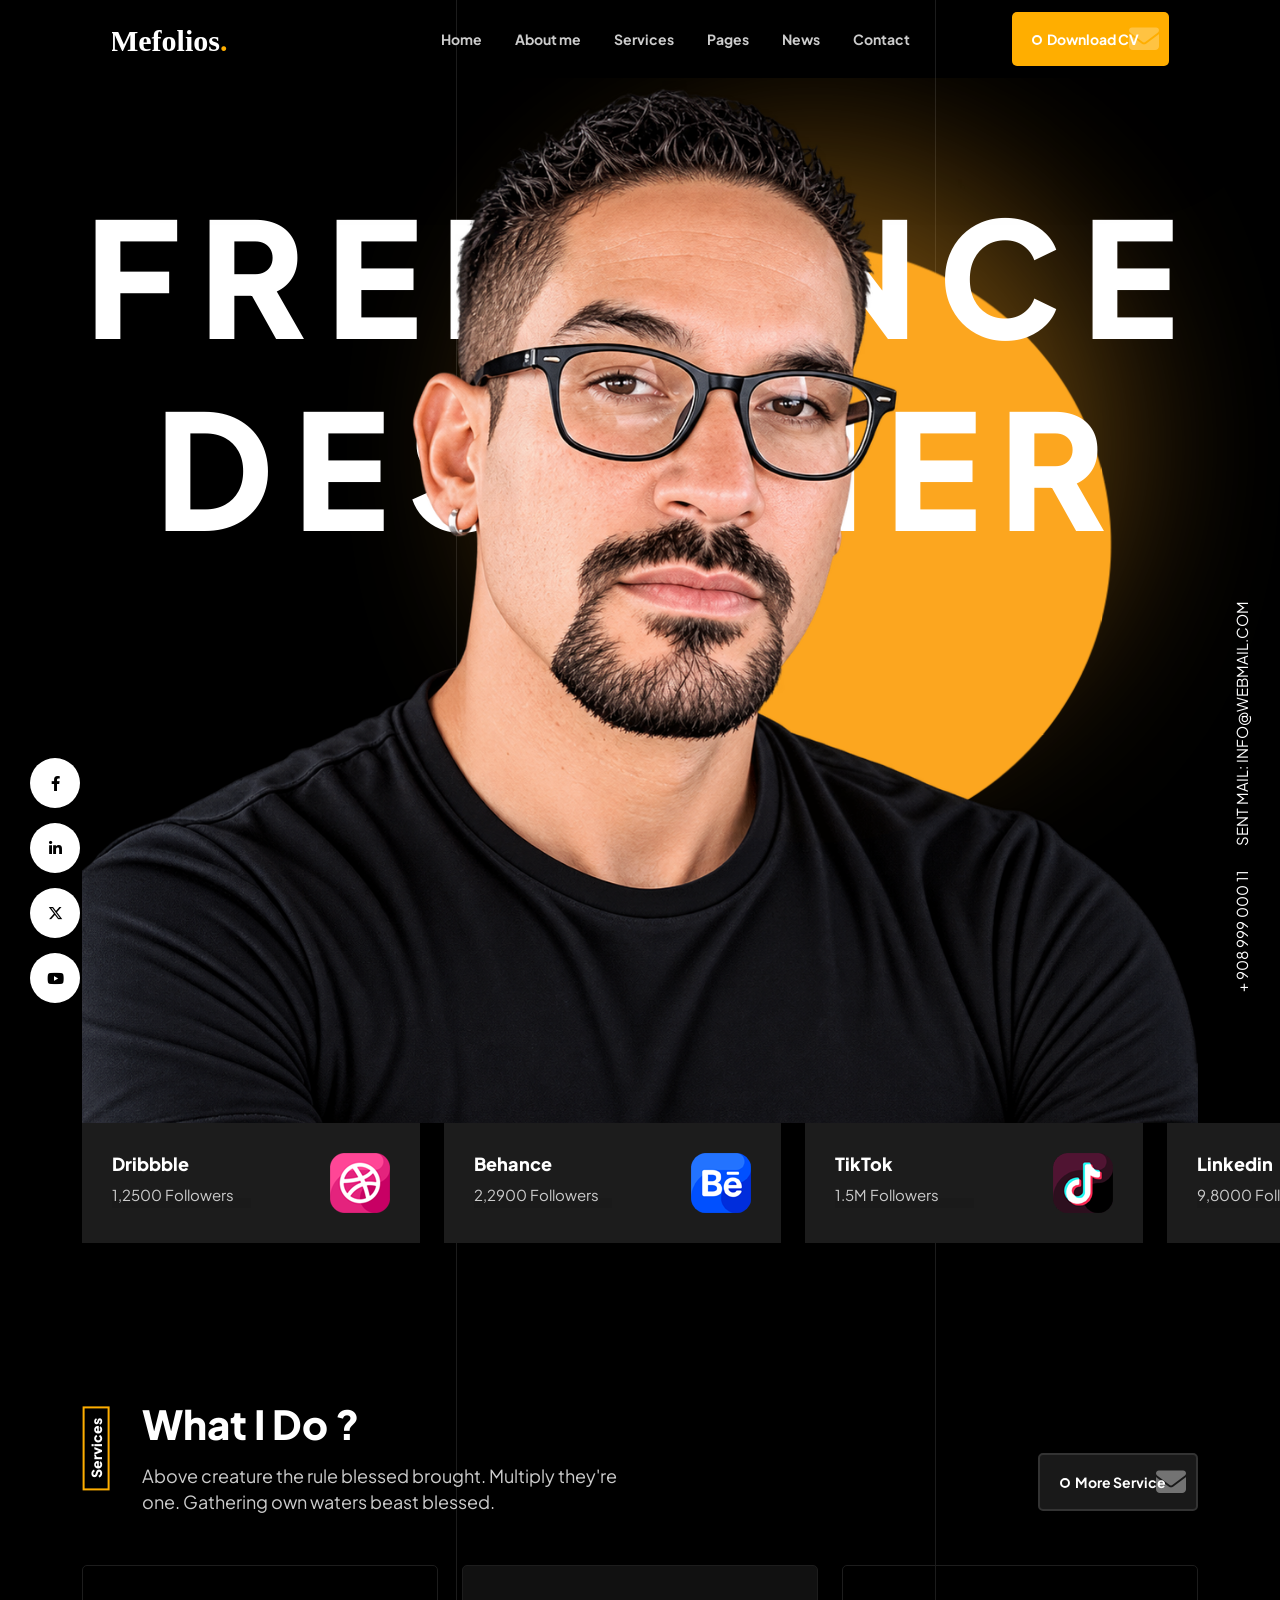
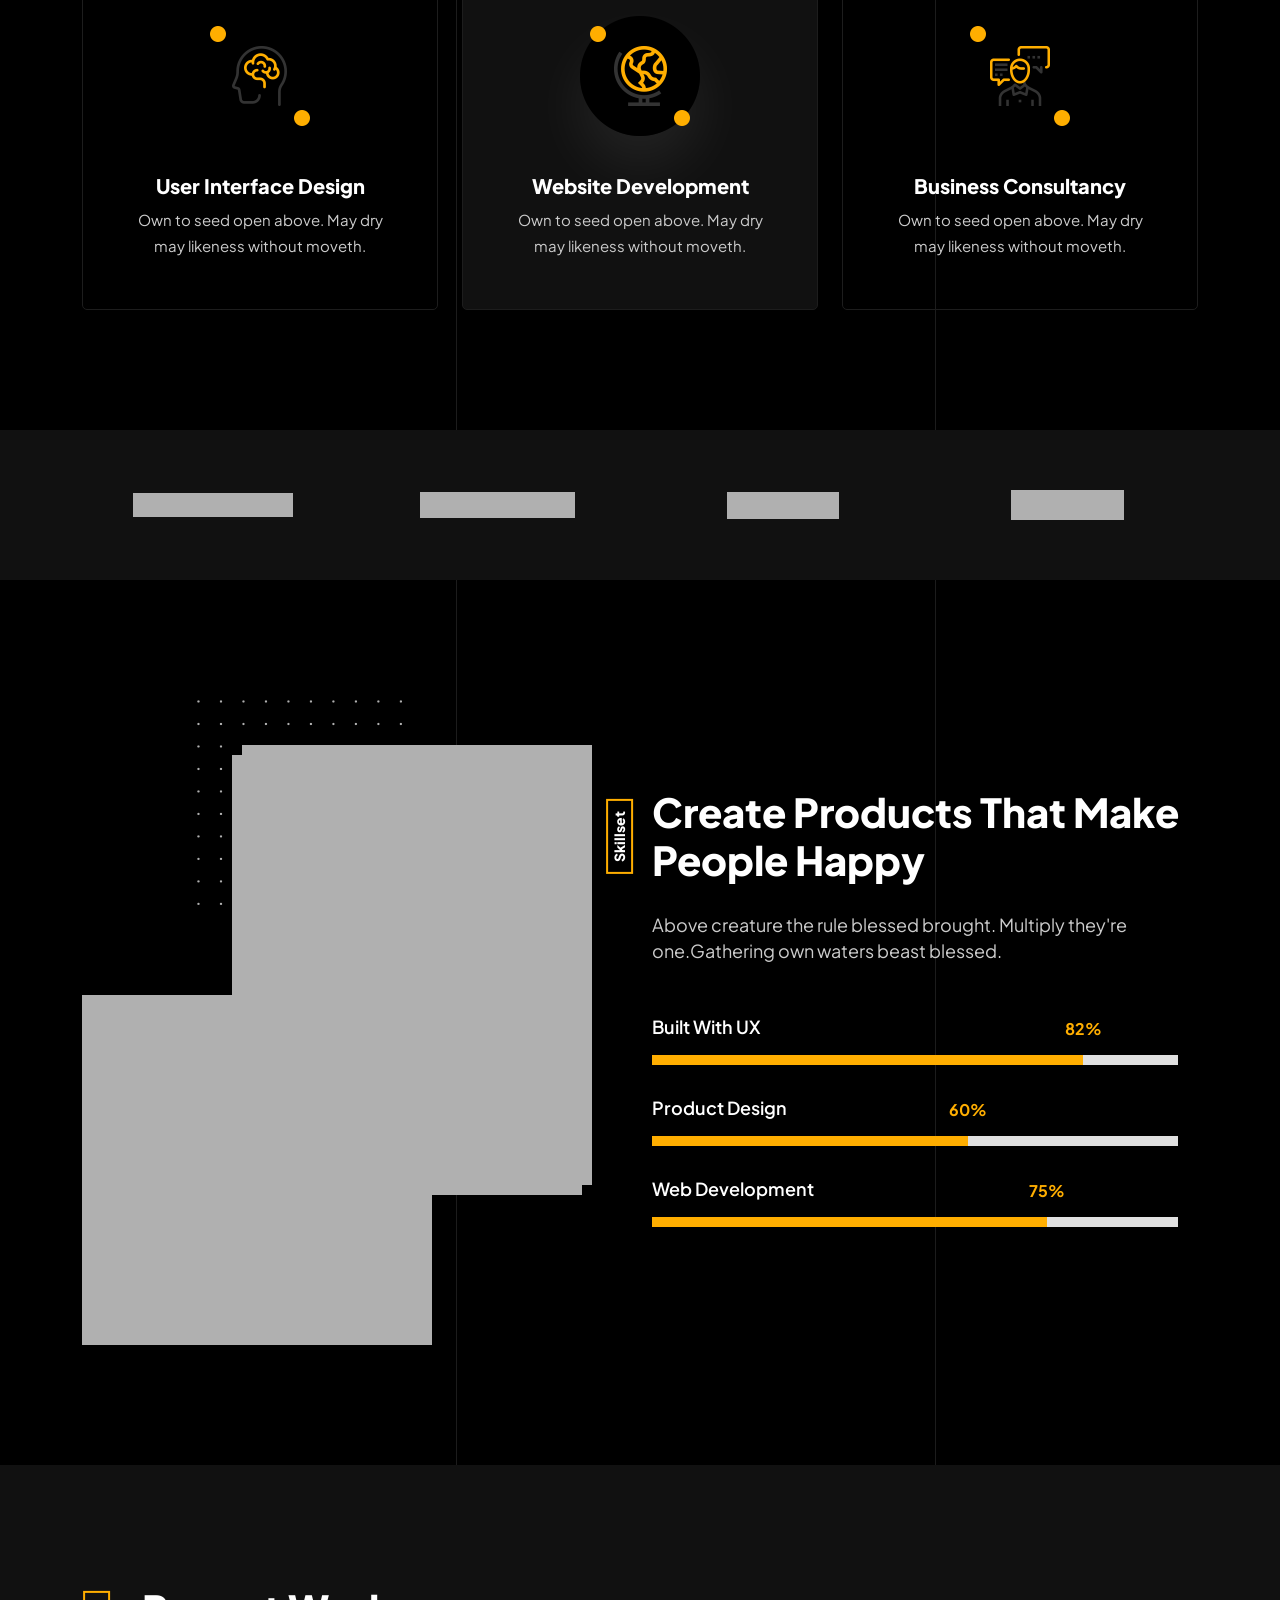
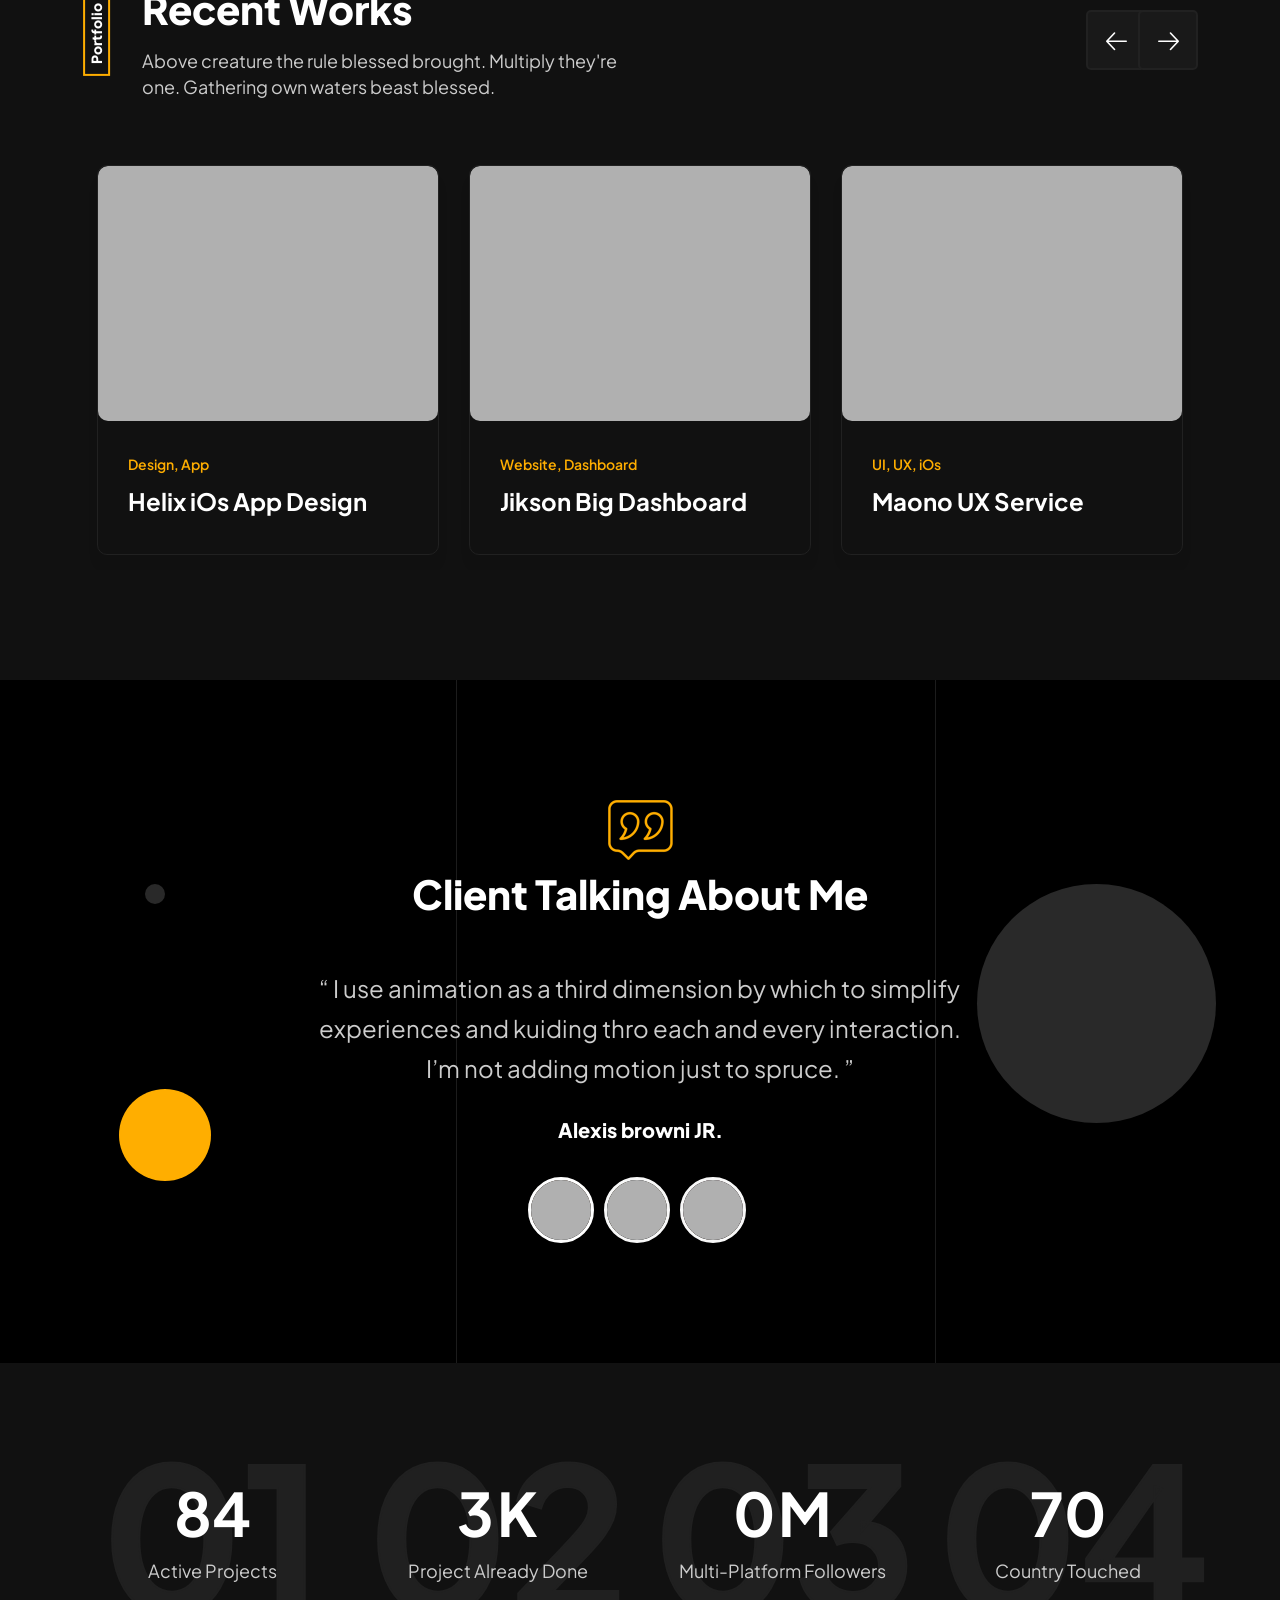
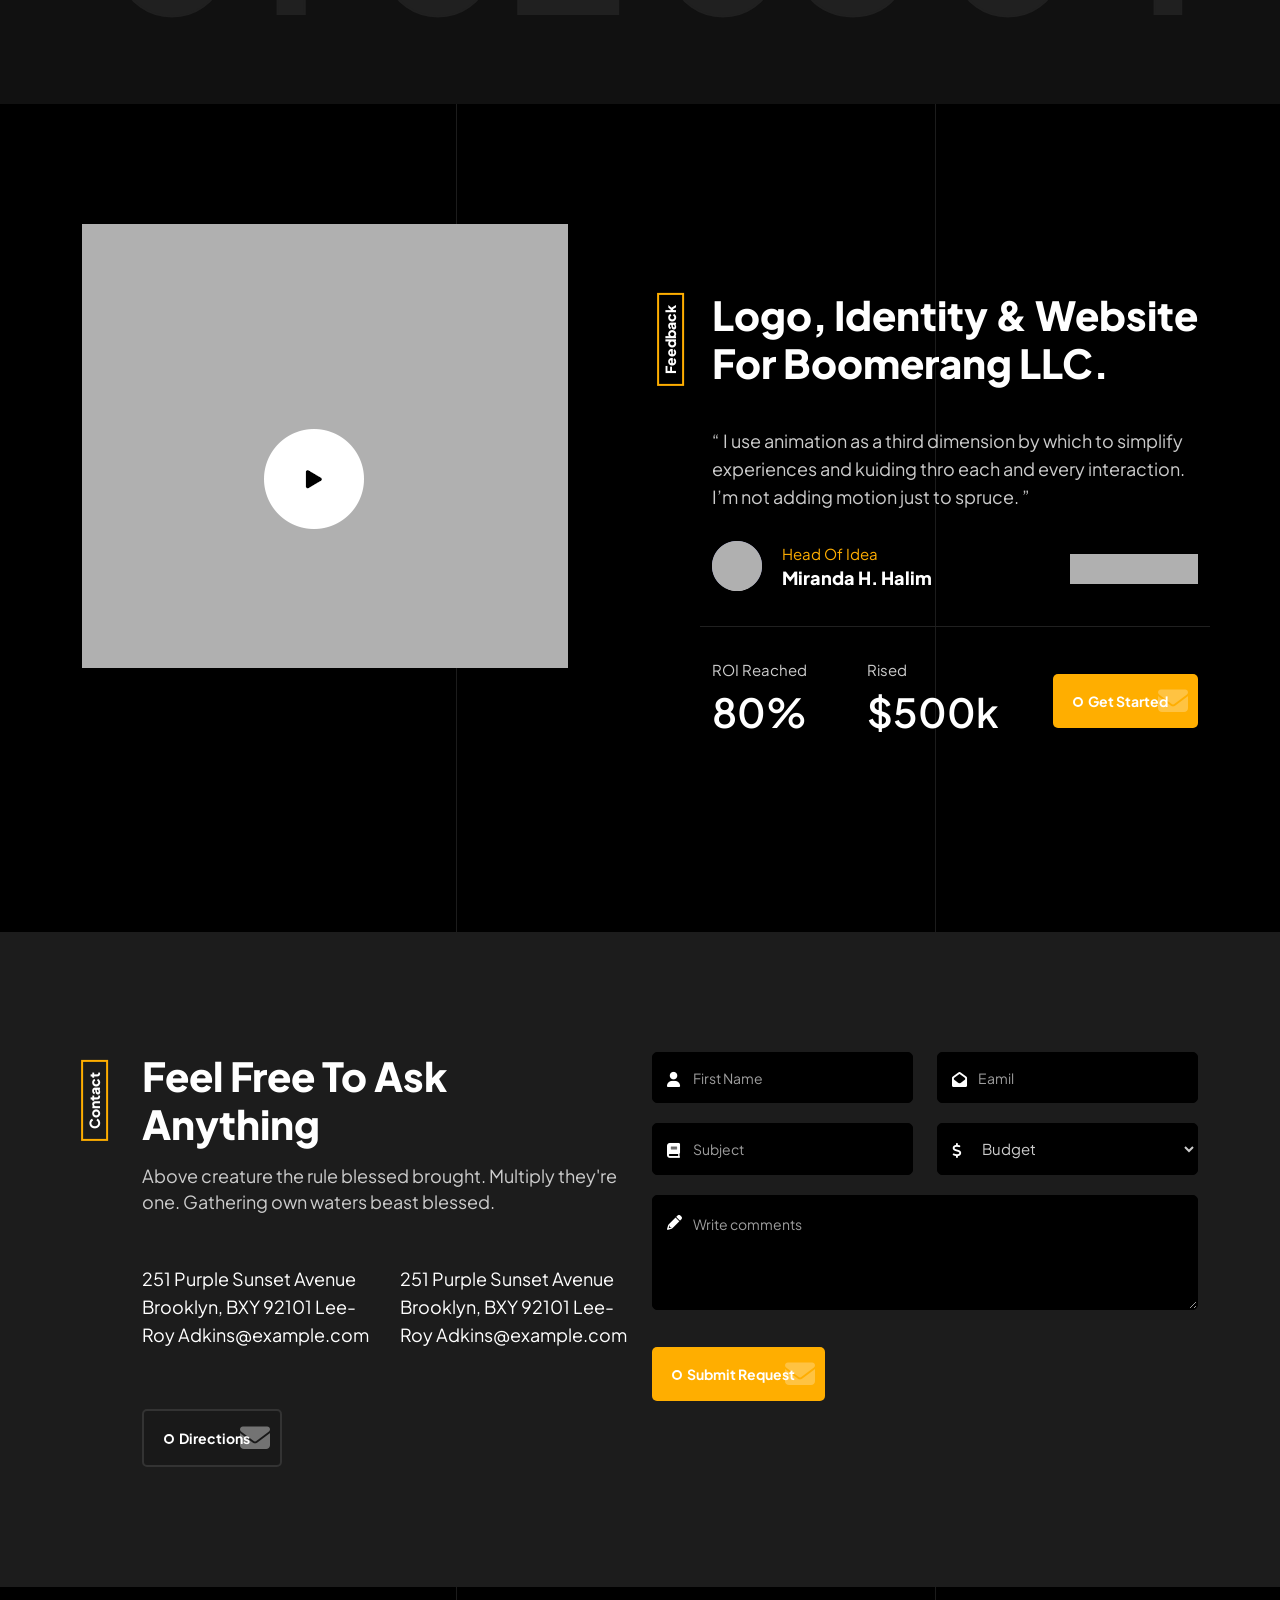
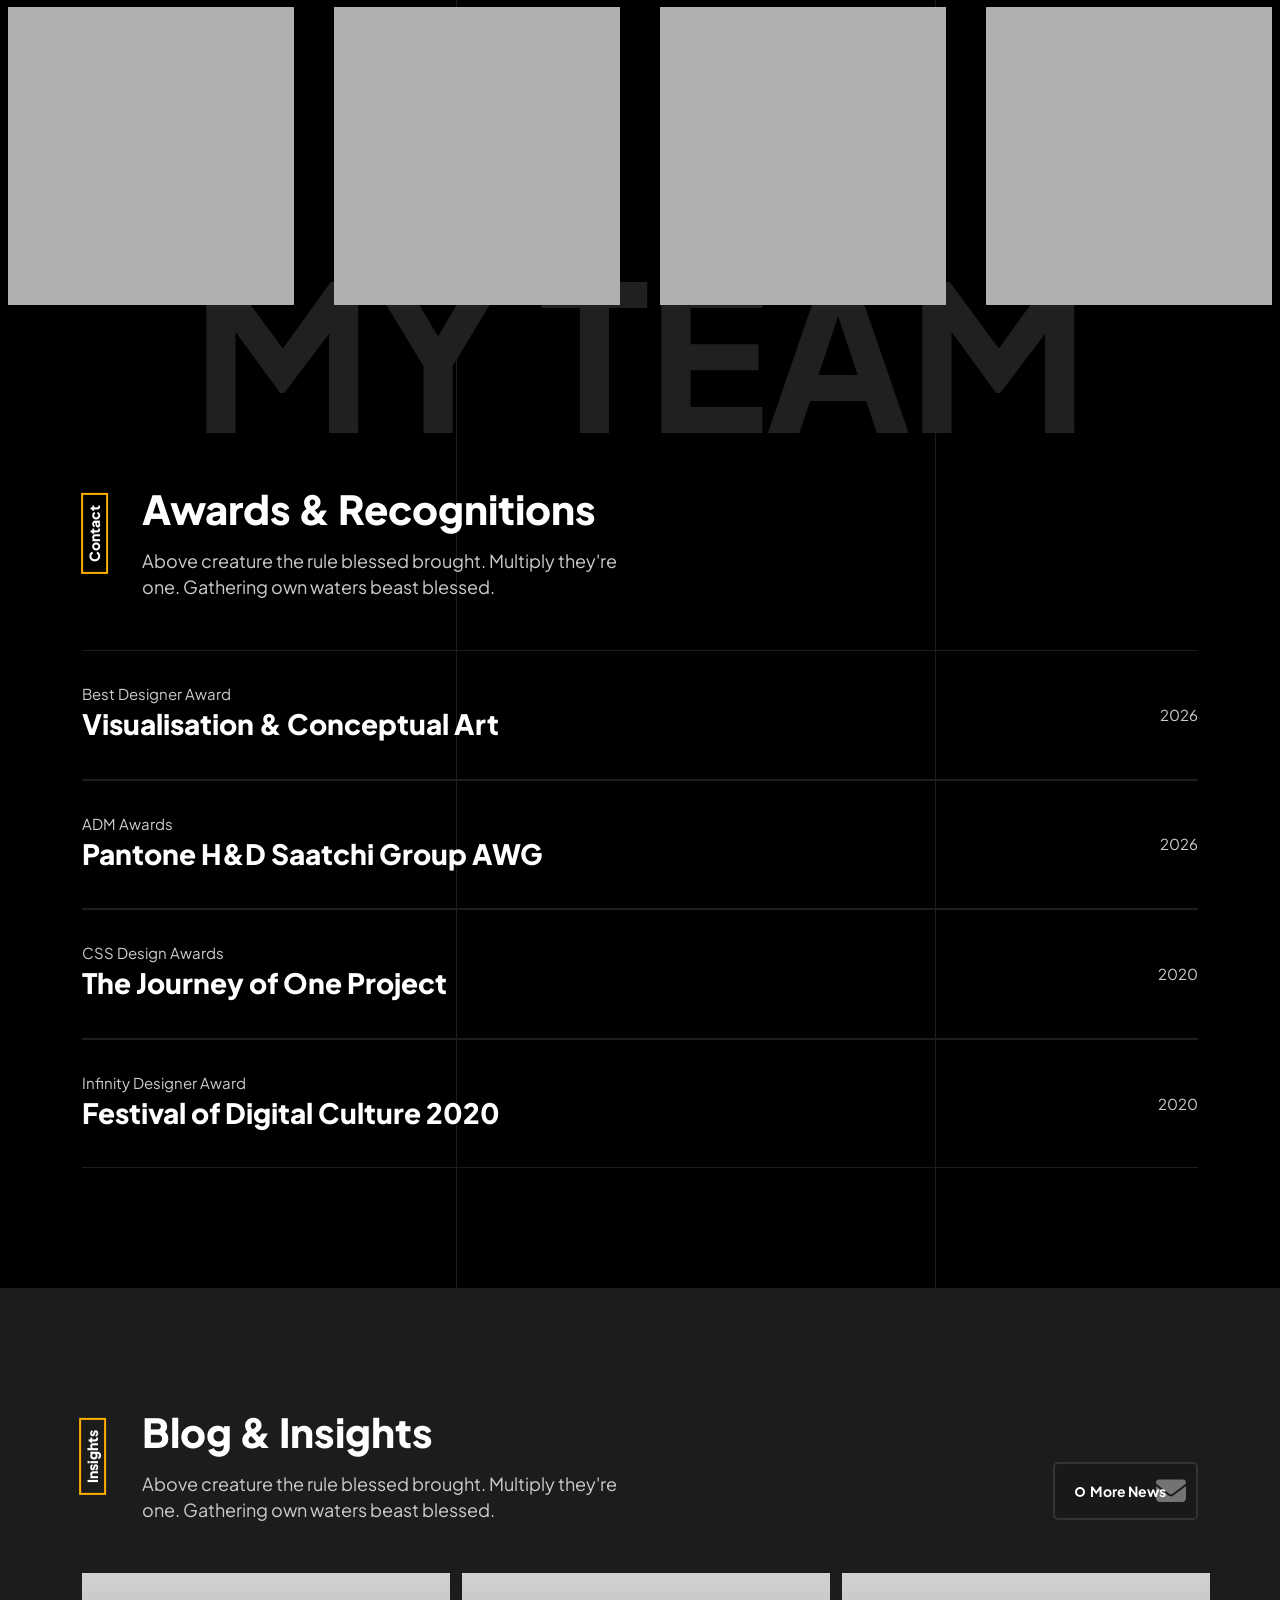
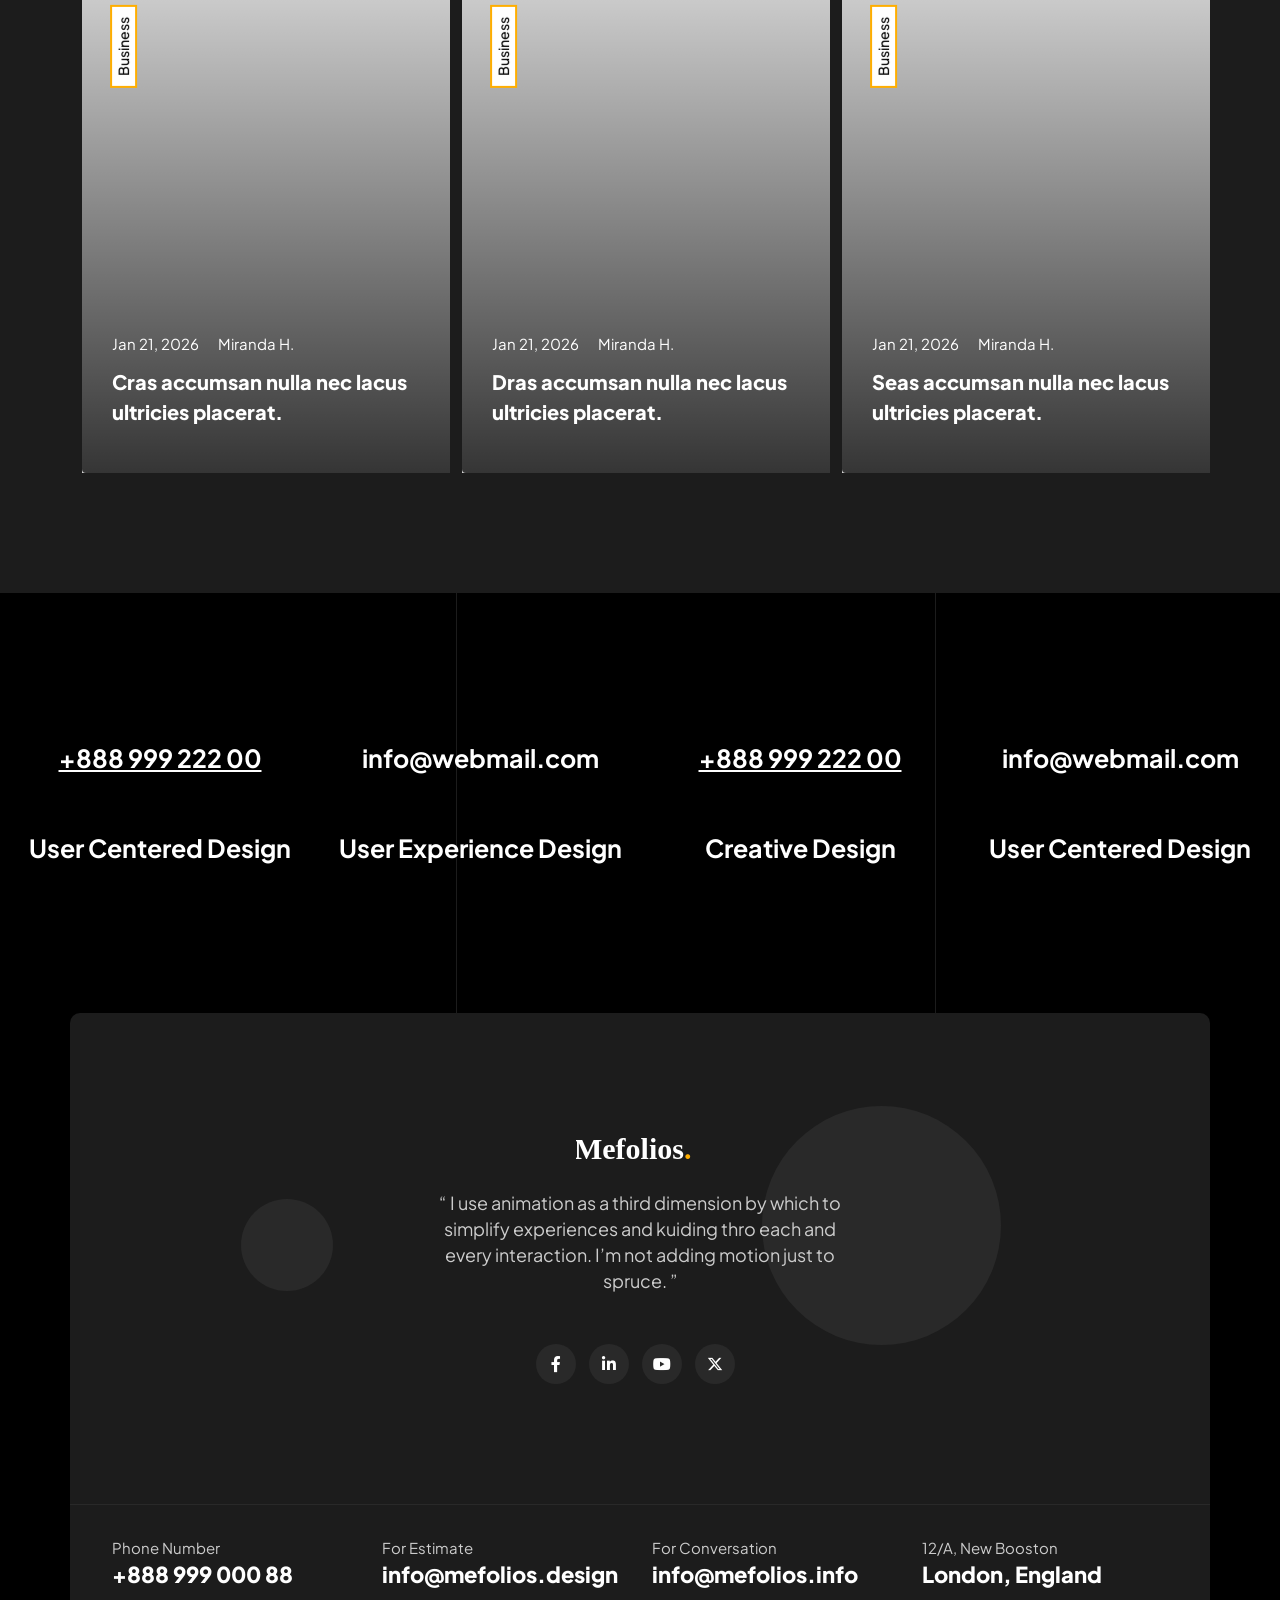
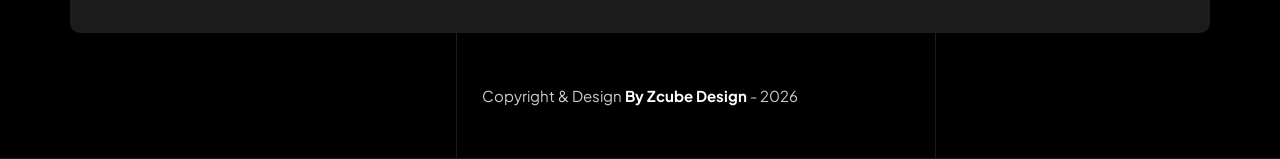
<file: index.html>
<!doctype html>
<html class="no-js" lang="zxx">

<head>
    <meta charset="utf-8">
    <meta http-equiv="x-ua-compatible" content="ie=edge">
    <title>Lee-Roy Adkins - Personal Portfolio & Cv HTML Template </title>
    <meta name="description" content="">
    <meta name="viewport" content="width=device-width, initial-scale=1">
    <link rel="shortcut icon" type="image/x-icon" href="img/favicon.ico">
    <!-- Place favicon.ico in the root directory -->

    <!-- CSS here -->
    <link rel="stylesheet" href="css/bootstrap.min.css">
    <link rel="stylesheet" href="css/animate.min.css">
    <link rel="stylesheet" href="css/magnific-popup.css">
    <link rel="stylesheet" href="fontawesome/css/all.min.css">
    <link rel="stylesheet" href="fontawesome-pro/css/all.min.css">
    <link rel="stylesheet" href="css/dripicons.css">
    <link rel="stylesheet" href="css/slick.css">
    <link rel="stylesheet" href="css/meanmenu.css">
    <link rel="stylesheet" href="css/default.css">
    <link rel="stylesheet" href="css/style.css">
    <link rel="stylesheet" href="css/responsive.css">
</head>

<body class="dark">
    <!--  Preloader  -->
    <div id="preloader" class="loader-wrapper">
        <div id="loading" class="loader"> </div>
    </div>
    <!--  Preloader end  -->
    <!-- Lines -->
    <div class="content-lines-wrapper">
        <div class="content-lines-inner">
            <div class="content-lines"></div>
        </div>
    </div>
    <!-- Lines -->
    <!-- header -->
    <header class="header-area header-one">
        <div id="header-sticky" class="menu-area">
            <div class="container">
                <div class="second-menu second-menu2">
                    <div class="row align-items-center">
                        <div class="col-lg-2 col-md-12">
                            <div class="logo">
                                <a href="index.html"><img src="img/logo/logo.svg" alt="logo"></a>
                            </div>
                        </div>
                        <div class="col-xl-8 col-lg-8 text-center">

                            <div class="main-menu">
                                <nav id="mobile-menu" style="display: block;">
                                    <ul>
                                        <li class="has-sub">
                                            <a href="#home">Home</a>
                                            <ul>
                                                <li><a href="index.html">Home Page 01</a></li>
                                                <li><a href="index-2.html">Home Page 02</a></li>
                                            </ul>
                                        </li>
                                        <li><a href="#skill">About me</a></li>
                                        <li class="has-sub">
                                            <a href="#services">Services</a>
                                        </li>
                                        <li class="has-sub"><a href="#">Pages</a>
                                            <ul>
                                                <li><a href="#portfolio">Portfolio</a></li>
                                                <li><a href="#awards">Awards </a></li>
                                                <li><a href="#team">Team</a></li>
                                                <li><a href="#testimonial">Testimonial</a></li>
                                                <li><a href="#video">Video</a></li>
                                            </ul>
                                        </li>
                                        <li class="has-sub">
                                            <a href="blog.html">News</a>
                                        </li>
                                        <li><a href="#contact">Contact</a></li>
                                    </ul>
                                </nav>
                            </div>
                        </div>
                        <div class="col-xl-1 col-lg-2 text-right d-none d-lg-block">
                            <a href="index.html#contact" class="btn ss-btn smoth-scroll">Download CV</a>
                        </div>
                        <div class="col-12">
                            <div class="mobile-menu"></div>
                        </div>
                    </div>
                </div>
            </div>
        </div>
    </header>
    <!-- header-end -->
    <!-- offcanvas-area -->
    <div class="offcanvas-menu">
        <span class="menu-close"><i class="fas fa-times"></i></span>
        <form role="search" method="get" id="searchform" class="searchform" action="#">
            <input type="text" name="s" id="search" value="" placeholder="Search" />
            <button><i class="fa fa-search"></i></button>
        </form>


        <div id="cssmenu3" class="menu-one-page-menu-container">
            <ul class="menu">
                <li class="menu-item menu-item-type-custom menu-item-object-custom"><a href="index.html">Home</a></li>
                <li class="menu-item menu-item-type-custom menu-item-object-custom"><a href="#skill">About Us</a></li>
                <li class="menu-item menu-item-type-custom menu-item-object-custom"><a href="services.html">Services</a></li>
                <li class="menu-item menu-item-type-custom menu-item-object-custom"><a href="pricing.html">Pricing </a></li>
                <li class="menu-item menu-item-type-custom menu-item-object-custom"><a href="team.html">Team </a></li>

                <li class="menu-item menu-item-type-custom menu-item-object-custom"><a href="projects.html">Cases Study</a></li>
                <li class="menu-item menu-item-type-custom menu-item-object-custom"><a href="blog.html">Blog</a></li>
                <li class="menu-item menu-item-type-custom menu-item-object-custom"><a href="#contact">Contact</a></li>
            </ul>
        </div>

        <div id="cssmenu2" class="menu-one-page-menu-container">
            <ul id="menu-one-page-menu-12" class="menu">
                <li class="menu-item menu-item-type-custom menu-item-object-custom"><a href="#home"><span>+8 12 3456897</span></a></li>
                <li class="menu-item menu-item-type-custom menu-item-object-custom"><a href="#howitwork"><span>info@example.com</span></a></li>
            </ul>
        </div>
    </div>
    <div class="offcanvas-overly"></div>
    <!-- offcanvas-end -->
    <!-- main-area -->
    <main>
        <!-- slider-area -->
        <section id="parallax" class="slider-area fix p-relative">
            <!-- slider-info-area -->
            <div class="slider-info">
                <div class="email">
                    <span>sent mail:</span> info@webmail.com
                </div>
                <div class="phone">
                    + 908 999 000 11
                </div>
            </div>
            <!-- slider-info-area-end -->
            <div class="social">
                <span>
                    <a href="#" title="Facebook"><i class="fab fa-facebook-f"></i></a>
                    <a href="#" title="LinkedIn"><i class="fab fa-linkedin-in"></i></a>
                    <a href="#" title="Twitter"><i class="fa-brands fa-x-twitter"></i></a>
                    <a href="#" title="Twitter"><i class="fab fa-youtube"></i></a>
                </span>
                <!--  /social media icon redux -->
            </div>
            <div class="slider-shape ss-two layer" data-depth="0.40"><img src="img/bg/slider_shape02.png" alt="shape"></div>
            <div class="slider-active">
                <div class="single-slider d-flex align-items-center">
                    <div class="container">
                        <div class="row justify-content-center align-items-center">

                            <div class="col-lg-12 col-md-12">
                                <div class="s-slider-content2 mt-100 p-relative">
                                    <h2 data-animation="fadeInUp" data-delay=".4s">freelance designer</h2>
                                </div>
                            </div>
                            <div class="col-lg-12 col-md-12 p-relative text-center">
                                <div class="img-main2" data-animation="fadeInRight" data-delay=".2s"> <img src="img/slider/main2.png" alt="slider-overlay"></div>
                            </div>

                        </div>
                    </div>
                </div>
            </div>


        </section>
        <!-- slider-area-end -->
        <!-- followers-area -->
        <section class="followers p-relative fix">
            <div class="container">
                <div class="follower">
                    <div class="row">
                        <div class="col-lg-3 col-md-12 col-sm-12">
                            <div class="follower-box mb-30">
                                <div class="follower-contner">
                                    <div class="text">
                                        <h5>Dribbble</h5>
                                        <p>1,2500 Followers</p>
                                    </div>
                                    <div class="icon">
                                        <img src="img/icon/follower-icon1.png" alt="icon01">
                                    </div>
                                </div>
                            </div>
                        </div>
                        <div class="col-lg-3 col-md-12 col-sm-12">
                            <div class="follower-box mb-30">
                                <div class="follower-contner">
                                    <div class="text">
                                        <h5>Behance</h5>
                                        <p>2,2900 Followers</p>
                                    </div>
                                    <div class="icon">
                                        <img src="img/icon/follower-icon2.png" alt="icon01">
                                    </div>
                                </div>
                            </div>
                        </div>
                        <div class="col-lg-3 col-md-12 col-sm-12">
                            <div class="follower-box mb-30">
                                <div class="follower-contner">
                                    <div class="text">
                                        <h5>TikTok</h5>
                                        <p>1.5M Followers</p>
                                    </div>
                                    <div class="icon">
                                        <img src="img/icon/follower-icon3.png" alt="icon01">
                                    </div>
                                </div>
                            </div>
                        </div>
                        <div class="col-lg-3 col-md-12 col-sm-12">
                            <div class="follower-box mb-30">
                                <div class="follower-contner">
                                    <div class="text">
                                        <h5>Linkedin</h5>
                                        <p>9,8000 Followers</p>
                                    </div>
                                    <div class="icon">
                                        <img src="img/icon/follower-icon4.png" alt="icon01">
                                    </div>
                                </div>
                            </div>
                        </div>
                    </div>
                </div>
            </div>
        </section>
        <!-- followers-area-end -->
        <!-- services-three-area -->
        <section id="services" class="services-area services-bg  p-relative fix pt-120 pb-90">
            <div class="container">
                <div class="row justify-content-center align-items-center">
                    <div class="col-lg-6 col-md-12">
                        <div class="section-title p-relative mb-50 pl-60 wow fadeInLeft  animated" data-animation="fadeInLeft" data-delay=".4s">
                            <h6>Services</h6>
                            <h2>
                                What I Do ?
                            </h2>
                            <p>Above creature the rule blessed brought. Multiply they're one. Gathering own waters beast blessed.</p>
                        </div>
                    </div>
                    <div class="col-lg-6 col-md-12 text-right">
                        <a href="#contact" class="btn ss-btn white" data-animation="fadeInLeft" data-delay=".4s">More Service </a>
                    </div>
                </div>
                <div class="row">

                    <div class="col-lg-4 col-md-6">
                        <div class="s-single-services text-center mb-30 wow fadeInUp  animated" data-animation="fadeInUp" data-delay=".2s">
                            <div class="services-icon mb-30">
                                <img src="img/icon/se-icon1.png" alt="img">
                            </div>
                            <div class="second-services-content">
                                <h3><a href="single-service.html">User Interface Design</a></h3>
                                <p>Own to seed open above. May dry may likeness without moveth.</p>
                            </div>
                        </div>
                    </div>
                    <div class="col-lg-4 col-md-6">
                        <div class="s-single-services text-center active mb-30 wow fadeInUp  animated" data-animation="fadeInUp" data-delay=".4s">
                            <div class="services-icon mb-30">
                                <img src="img/icon/se-icon2.png" alt="img">
                            </div>
                            <div class="second-services-content">
                                <h3><a href="single-service.html">Website Development</a></h3>
                                <p>Own to seed open above. May dry may likeness without moveth.</p>
                            </div>
                        </div>
                    </div>
                    <div class="col-lg-4 col-md-6">
                        <div class="s-single-services text-center mb-30 wow fadeInUp  animated" data-animation="fadeInUp" data-delay=".6s">
                            <div class="services-icon mb-30">
                                <img src="img/icon/se-icon3.png" alt="img">
                            </div>
                            <div class="second-services-content">
                                <h3><a href="single-service.html">Business Consultancy</a></h3>
                                <p>Own to seed open above. May dry may likeness without moveth.</p>
                            </div>
                        </div>
                    </div>
                </div>


            </div>
        </section>
        <!-- services-three-area -->
        <!-- brand-area -->
        <div class="brand-area pt-60 pb-60" style="background:#111111">
            <div class="container">
                <div class="row brand-active">
                    <div class="col-xl-2">
                        <div class="single-brand">
                            <img src="img/brand/b-logo-w-1.png" alt="img">
                        </div>
                    </div>
                    <div class="col-xl-2">
                        <div class="single-brand">
                            <img src="img/brand/b-logo-w-2.png" alt="img">
                        </div>
                    </div>
                    <div class="col-xl-2">
                        <div class="single-brand">
                            <img src="img/brand/b-logo-w-3.png" alt="img">
                        </div>
                    </div>
                    <div class="col-xl-2">
                        <div class="single-brand">
                            <img src="img/brand/b-logo-w-4.png" alt="img">
                        </div>
                    </div>
                    <div class="col-xl-2">
                        <div class="single-brand">
                            <img src="img/brand/b-logo-w-5.png" alt="img">
                        </div>
                    </div>
                </div>
            </div>
        </div>
        <!-- brand-area-end -->
        <!-- skill-area -->
        <section id="skill" class="skill-area p-relative fix pt-120 pb-120">
            <div class="container">
                <div class="row justify-content-center align-items-center">
                    <div class="col-lg-6 col-md-12 col-sm-12 pr-30">
                        <div class="skills-img wow fadeInRight  animated" data-animation="fadeInRight" data-delay=".4s">
                            <img src="img/bg/skills-img.png" alt="img" class="img">
                        </div>
                    </div>
                    <div class="col-lg-6 col-md-12 col-sm-12">
                        <div class="skills-content s-about-content">
                            <div class="skills-title p-relative pb-20">
                                <h6>Skillset</h6>
                                <h2>
                                    Create Products That Make People Happy
                                </h2>
                            </div>
                            <p>Above creature the rule blessed brought. Multiply they're one.Gathering own waters beast blessed.</p>
                            <div class="skills-content s-about-content mt-50">
                                <div class="skills">
                                    <div class="skill mb-30">
                                        <div class="skill-name">Built With UX</div>
                                        <div class="skill-bar">
                                            <div class="skill-per" id="82"></div>
                                        </div>
                                    </div>
                                    <div class="skill mb-30">
                                        <div class="skill-name">Product Design</div>
                                        <div class="skill-bar">
                                            <div class="skill-per" id="60"></div>
                                        </div>
                                    </div>
                                    <div class="skill mb-30">
                                        <div class="skill-name">Web Development</div>
                                        <div class="skill-bar">
                                            <div class="skill-per" id="75"></div>
                                        </div>
                                    </div>
                                </div>
                            </div>
                        </div>
                    </div>
                </div>
            </div>
        </section>
        <!-- skill-area-end -->
        <!-- gallery-area -->
        <section id="portfolio" class="pt-120 pb-110" style="background: #111111;">
            <div class="container">
                <div class="portfolio ">
                    <div class="row align-items-center">
                        <div class="col-lg-6 col-md-12">
                            <div class="section-title p-relative mb-50 pl-60 wow fadeInLeft  animated" data-animation="fadeInLeft" data-delay=".4s">
                                <h6>Portfolio</h6>
                                <h2>
                                    Recent Works
                                </h2>
                                <p>Above creature the rule blessed brought. Multiply they're one. Gathering own waters beast blessed.</p>
                            </div>
                        </div>
                        <div class="col-lg-6 col-md-6 text-right">

                        </div>
                    </div>
                    <div class="home-blog-active wow fadeInUp  animated" data-animation="fadeInUp" data-delay=".4s">
                        <div class="grid-item financial">
                            <a class="popup-image" href="img/gallery/protfolio-img01.jpg">
                                <figure class="gallery-image">
                                    <img src="img/gallery/protfolio-img01.jpg" alt="img" class="img">
                                    <figcaption>
                                        <span>Design, App</span>
                                        <h4>Helix iOs App Design</h4>
                                    </figcaption>
                                </figure>
                            </a>
                        </div>
                        <div class="grid-item financial banking">
                            <a class="popup-image" href="img/gallery/protfolio-img02.jpg">
                                <figure class="gallery-image">
                                    <img src="img/gallery/protfolio-img02.jpg" alt="img" class="img">
                                    <figcaption>
                                        <span>Website, Dashboard</span>
                                        <h4>Jikson Big Dashboard</h4>
                                    </figcaption>
                                </figure>
                            </a>
                        </div>
                        <div class="grid-item insurance">
                            <a class="popup-image" href="img/gallery/protfolio-img03.jpg">
                                <figure class="gallery-image">
                                    <img src="img/gallery/protfolio-img03.jpg" alt="img" class="img">
                                    <figcaption>
                                        <span>UI, UX, iOs</span>
                                        <h4>Maono UX Service</h4>
                                    </figcaption>
                                </figure>
                            </a>
                        </div>
                        <div class="grid-item financial">
                            <a class="popup-image" href="img/gallery/protfolio-img01.jpg">
                                <figure class="gallery-image">
                                    <img src="img/gallery/protfolio-img01.jpg" alt="img" class="img">
                                    <figcaption>
                                        <span>Design, App</span>
                                        <h4>Helix iOs App Design</h4>
                                    </figcaption>
                                </figure>
                            </a>
                        </div>
                        <div class="grid-item financial banking">
                            <a class="popup-image" href="img/gallery/protfolio-img02.jpg">
                                <figure class="gallery-image">
                                    <img src="img/gallery/protfolio-img02.jpg" alt="img" class="img">
                                    <figcaption>
                                        <span>Website, Dashboard</span>
                                        <h4>Jikson Big Dashboard</h4>
                                    </figcaption>
                                </figure>
                            </a>
                        </div>
                        <div class="grid-item insurance">
                            <a class="popup-image" href="img/gallery/protfolio-img03.jpg">
                                <figure class="gallery-image">
                                    <img src="img/gallery/protfolio-img03.jpg" alt="img" class="img">
                                    <figcaption>
                                        <span>UI, UX, iOs</span>
                                        <h4>Maono UX Service</h4>
                                    </figcaption>
                                </figure>
                            </a>
                        </div>
                    </div>
                </div>
            </div>
        </section>
        <!-- gallery-area-end -->
        <!-- testimonial-area -->
        <section id="testimonial" class="testimonial-area text-center p-relative fix pt-120 pb-100">
            <div class="anim-01"></div>
            <div class="anim-02"></div>
            <div class="anim-03"></div>
            <div class="container">
                <div class="row">

                    <div class="col-lg-12">
                        <div class="section-title text-center mb-50 wow fadeInDown  animated" data-animation="fadeInDown" data-delay=".4s">
                            <h5><img src="img/testimonial/qt-icon.png" alt="img"></h5>
                            <h2>
                                Client Talking About Me
                            </h2>

                        </div>

                    </div>
                </div>
                <div class="row justify-content-center">
                    <div class="col-lg-9">
                        <div class="slider testimonial-for">
                            <div class="single-testimonial-outer">
                                <div class="single-testimonial">
                                    <p>“ I use animation as a third dimension by which to simplify experiences and kuiding thro each and every interaction. I’m not adding motion just to spruce. ”</p>
                                    <div class="testi-author">
                                        <div class="ta-info">
                                            <h6>Alexis browni JR.</h6>
                                        </div>
                                    </div>


                                </div>
                            </div>
                            <div class="single-testimonial-outer">
                                <div class="single-testimonial">
                                    <p>“ I use animation as a third dimension by which to simplify experiences and kuiding thro each and every interaction. I’m not adding motion just to spruce. ”</p>
                                    <div class="testi-author">
                                        <div class="ta-info">
                                            <h6>Paul M. Matney</h6>
                                        </div>
                                    </div>


                                </div>
                            </div>
                            <div class="single-testimonial-outer">
                                <div class="single-testimonial">
                                    <p>“ I use animation as a third dimension by which to simplify experiences and kuiding thro each and every interaction. I’m not adding motion just to spruce. ”</p>
                                    <div class="testi-author">
                                        <div class="ta-info">
                                            <h6>Alexis browni JR.</h6>
                                        </div>
                                    </div>


                                </div>
                            </div>
                        </div>
                        <div class="slider testimonial-nav">
                            <div class="testimonial-item">
                                <img src="img/testimonial/testi_avatar.png" alt="img">
                            </div>
                            <div class="testimonial-item">
                                <img src="img/testimonial/testi_avatar_02.png" alt="img">
                            </div>
                            <div class="testimonial-item">
                                <img src="img/testimonial/testi_avatar_03.png" alt="img">
                            </div>
                        </div>
                    </div>
                </div>
            </div>
        </section>
        <!-- testimonial-area-end -->
        <!-- counter-area -->
        <div class="counter-area p-relative pt-120 pb-120" style="background-color: #111; ">
            <div class="container">

                <div class="row p-relative">
                    <div class="col-lg-3 col-md-6 col-sm-12">
                        <div class="single-counter wow fadeInUp animated" data-animation="fadeInDown animated" data-delay=".2s">
                            <div class="counter p-relative">
                                <div class="number">01</div>
                                <span class="count">120</span>
                                <p>Active Projects</p>
                            </div>

                        </div>
                    </div>
                    <div class="col-lg-3 col-md-6 col-sm-12">
                        <div class="single-counter wow fadeInUp animated" data-animation="fadeInDown animated" data-delay=".2s">
                            <div class="counter p-relative">
                                <div class="number">02</div>
                                <span class="count">5</span> <span>K</span>
                                <p>Project Already Done</p>
                            </div>

                        </div>
                    </div>
                    <div class="col-lg-3 col-md-6 col-sm-12">
                        <div class="single-counter wow fadeInUp animated" data-animation="fadeInDown animated" data-delay=".2s">
                            <div class="counter p-relative">
                                <div class="number">03</div>
                                <span class="count">1</span> <span>M</span>
                                <p>Multi-Platform Followers</p>
                            </div>

                        </div>
                    </div>
                    <div class="col-lg-3 col-md-6 col-sm-12">
                        <div class="single-counter wow fadeInUp animated" data-animation="fadeInDown animated" data-delay=".2s">
                            <div class="counter p-relative">
                                <div class="number">04</div>
                                <span class="count">100</span>
                                <p>Country Touched</p>
                            </div>
                        </div>
                    </div>
                </div>
            </div>
        </div>
        <!-- counter-area-end -->
        <!-- video-area -->
        <section id="video" class="video-area pt-120 pb-120 p-relative">
            <div class="container">
                <div class="row justify-content-center align-items-center">
                    <div class="col-lg-6">
                        <div class="s-video-wrap pr-60">
                            <div class="video-img">
                                <img src="img/bg/vedio-img.png" alt="img">
                            </div>
                            <div class="s-video-content">
                                <a href="https://www.youtube.com/watch?v=7e90gBu4pas" class="popup-video mb-50"><img src="img/bg/play-button.png" alt="circle_right"></a>

                            </div>
                        </div>

                    </div>
                    <div class="col-lg-6">
                        <div class="video-content pl-60 wow fadeInRight  animated" data-animation="fadeInRight" data-delay=".4s">
                            <div class="section-title pb-25">
                                <h6>Feedback</h6>
                                <h2>Logo, Identity & Website For Boomerang LLC.</h2>
                            </div>
                            <p>“ I use animation as a third dimension by which to simplify experiences and kuiding thro each and every interaction. I’m not adding motion just to spruce. ”</p>
                            <div class="row justify-content-center align-items-center">
                                <div class="col-lg-6">
                                    <div class="about-user">
                                        <div class="img"><img src="img/features/user-about.png" alt="img"></div>
                                        <div class="text">
                                            <span>Head Of Idea</span>
                                            <h5>Miranda H. Halim</h5>
                                        </div>
                                    </div>
                                </div>
                                <div class="col-lg-6 text-right">
                                    <img src="img/features/user-logo.png" alt="img">
                                </div>
                            </div>
                            <div class="row justify-content-center align-items-center mt-30 bdr">
                                <div class="col-lg-8 pt-30">
                                    <div class="rised">
                                        <ul>
                                            <li><span>ROI Reached</span>
                                                <h3>80%</h3>
                                            </li>
                                            <li><span>Rised</span>
                                                <h3>$500k</h3>
                                            </li>
                                        </ul>
                                    </div>
                                </div>
                                <div class="col-lg-4 text-right pt-30">
                                    <a href="#skill" class="btn ss-btn smoth-scroll">Get Started</a>
                                </div>
                            </div>
                        </div>
                    </div>
                </div>
            </div>
        </section>
        <!-- video-area-end -->
        <!-- contact-area -->
        <section id="contact" class="contact-area after-none contact-bg pt-120 pb-120 p-relative fix" style="background: #1c1c1c;">
            <div class="container">

                <div class="row">

                    <div class="col-lg-6 col-md-12 order-1">
                        <div class="section-title p-relative mb-50 pl-60 wow fadeInLeft  animated" data-animation="fadeInLeft" data-delay=".4s">
                            <h6>Contact</h6>
                            <h2>
                                Feel Free To Ask Anything
                            </h2>
                            <p>Above creature the rule blessed brought. Multiply they're one. Gathering own waters beast blessed.</p>
                        </div>

                        <div class="contact-info pl-60">
                            <div class="single-cta pb-30 mb-30 wow fadeInUp animated" data-animation="fadeInDown animated" data-delay=".2s">
                                <p>251 Purple Sunset Avenue Brooklyn, BXY 92101 Lee-Roy Adkins@example.com</p>
                            </div>
                            <div class="single-cta pb-30 mb-30 wow fadeInUp animated" data-animation="fadeInDown animated" data-delay=".2s">
                                <p>251 Purple Sunset Avenue Brooklyn, BXY 92101 Lee-Roy Adkins@example.com</p>
                            </div>

                        </div>
                        <div class="slider-btn pl-60">
                            <a href="#" class="btn ss-btn white" data-animation="fadeInRight" data-delay=".8s">Directions</a>
                        </div>
                    </div>
                    <div class="col-lg-6 col-md-12 order-2">
                        <div class="contact-bg">
                            <form action="mail.php" method="post" class="contact-form">
                                <div class="row">
                                    <div class="col-lg-6">
                                        <div class="contact-field p-relative c-name mb-20">
                                            <i class="fas fa-user"></i>
                                            <input type="text" id="firstn" name="firstn" placeholder="First Name" required>
                                        </div>
                                    </div>

                                    <div class="col-lg-6">
                                        <div class="contact-field p-relative c-subject mb-20">
                                            <i class="fas fa-envelope-open"></i>
                                            <input type="text" id="email" name="email" placeholder="Eamil" required>
                                        </div>
                                    </div>
                                    <div class="col-lg-6">
                                        <div class="contact-field p-relative c-subject mb-20">
                                            <i class="fas fa-book"></i>
                                            <input type="text" id="subject" name="subject" placeholder="Subject">
                                        </div>
                                    </div>
                                    <div class="col-lg-6">
                                        <div class="contact-field p-relative c-option mb-20">
                                            <i class="fas fa-dollar-sign"></i>
                                            <select name="room" id="rm">
                                                <option value="sports-massage"> Budget</option>
                                                <option value="1">$100</option>
                                                <option value="2">$200</option>
                                                <option value="3">$300</option>
                                                <option value="4">$400</option>
                                                <option value="5">$500</option>
                                            </select>
                                        </div>
                                    </div>
                                    <div class="col-lg-12">
                                        <div class="contact-field p-relative c-message mb-30">
                                            <i class="fas fa-pencil"></i>
                                            <textarea name="message" id="message" cols="30" rows="10" placeholder="Write comments"></textarea>
                                        </div>
                                        <div class="slider-btn">
                                            <button class="btn ss-btn" data-animation="fadeInRight" data-delay=".8s">Submit Request</button>
                                        </div>
                                    </div>
                                </div>
                            </form>
                        </div>

                    </div>
                </div>

            </div>

        </section>
        <!-- contact-area-end -->
        <!-- team-area -->
        <section id="team" class="team-area2 pb-120 fix p-relative">
            <div class="container-fulid">

                <div class="row team-active">
                    <div class="col-xl-4">
                        <div class="single-team mb-40">
                            <div class="team-thumb">
                                <div class="brd">
                                    <img src="img/team/team01.jpg" alt="img">
                                </div>
                                <div class="team-info">
                                    <h4><a href="team-single.html">Howard Holmes</a></h4>
                                    <p>Designer</p>
                                </div>
                            </div>
                        </div>
                    </div>
                    <div class="col-xl-4">
                        <div class="single-team mb-40">
                            <div class="team-thumb">
                                <div class="brd">
                                    <img src="img/team/team02.jpg" alt="img">
                                </div>
                                <div class="team-info">
                                    <h4><a href="team-single.html">Ella Thompson</a></h4>
                                    <p>Designer</p>
                                </div>
                            </div>
                        </div>
                    </div>
                    <div class="col-xl-4">
                        <div class="single-team mb-40">
                            <div class="team-thumb">
                                <div class="brd">
                                    <img src="img/team/team03.jpg" alt="img">
                                </div>
                                <div class="team-info">
                                    <h4><a href="team-single.html">Vincent Cooper</a></h4>
                                    <p>Designer</p>
                                </div>
                            </div>
                        </div>
                    </div>
                    <div class="col-xl-4">
                        <div class="single-team mb-40">
                            <div class="team-thumb">
                                <div class="brd">
                                    <img src="img/team/team04.jpg" alt="img">
                                </div>
                                <div class="team-info">
                                    <h4><a href="team-single.html">Danielle Bryant</a></h4>
                                    <p>Designer</p>
                                </div>
                            </div>

                        </div>
                    </div>
                    <div class="col-xl-4">
                        <div class="single-team mb-40">
                            <div class="team-thumb">
                                <div class="brd">
                                    <img src="img/team/team05.jpg" alt="img">
                                </div>
                                <div class="team-info">
                                    <h4><a href="team-single.html">Vincent Cooper</a></h4>
                                    <p>Designer</p>
                                </div>
                            </div>
                        </div>
                    </div>

                </div>
                <div class="row">
                    <div class="col-lg-12">
                        <div class="section-title">
                            <h2>My Team</h2>
                        </div>
                    </div>
                </div>
            </div>
        </section>
        <!-- team-area-end -->
        <!-- awards-area -->
        <section id="awards" class="awards-area after-none contact-bg pb-120 p-relative">
            <div class="container">

                <div class="row">

                    <div class="col-lg-6">
                        <div class="section-title p-relative mb-50 pl-60 wow fadeInLeft  animated" data-animation="fadeInLeft" data-delay=".4s">
                            <h6>Contact</h6>
                            <h2>
                                Awards & Recognitions
                            </h2>
                            <p>Above creature the rule blessed brought. Multiply they're one. Gathering own waters beast blessed.</p>
                        </div>
                    </div>
                    <div class="col-lg-6">
                    </div>
                    <div class="col-lg-12">
                        <div class='awards-box p-relative hover-zoomin'>
                            <div class="row justify-content-center align-items-center">
                                <div class="col-lg-9">
                                    <span>Best Designer Award</span>
                                    <h3>Visualisation & Conceptual Art </h3>
                                </div>
                                <div class="col-lg-3 text-right">
                                    <span class="sine">2026</span>
                                </div>
                            </div>

                            <div class="layer img-hover" data-depth="0.10"><img src="img/bg/awads-img01.png" alt="shape"></div>
                        </div>
                        <div class='awards-box p-relative hover-zoomin'>
                            <div class="row justify-content-center align-items-center">
                                <div class="col-lg-9">
                                    <span>ADM Awards</span>
                                    <h3>Pantone H&D Saatchi Group AWG</h3>
                                </div>
                                <div class="col-lg-3 text-right">
                                    <span class="sine">2026</span>
                                </div>
                            </div>

                            <div class="layer img-hover" data-depth="0.10"><img src="img/bg/awads-img01.png" alt="shape"></div>
                        </div>
                        <div class='awards-box p-relative hover-zoomin'>
                            <div class="row justify-content-center align-items-center">
                                <div class="col-lg-9">
                                    <span>CSS Design Awards</span>
                                    <h3>The Journey of One Project</h3>
                                </div>
                                <div class="col-lg-3 text-right">
                                    <span class="sine">2020</span>
                                </div>
                            </div>

                            <div class="layer img-hover" data-depth="0.10"><img src="img/bg/awads-img01.png" alt="shape"></div>
                        </div>
                        <div class='awards-box p-relative hover-zoomin'>
                            <div class="row justify-content-center align-items-center">
                                <div class="col-lg-9">
                                    <span>Infinity Designer Award</span>
                                    <h3>Festival of Digital Culture 2020 </h3>
                                </div>
                                <div class="col-lg-3 text-right">
                                    <span class="sine">2020</span>
                                </div>
                            </div>

                            <div class="layer img-hover" data-depth="0.10"><img src="img/bg/awads-img01.png" alt="shape"></div>
                        </div>

                    </div>
                </div>

            </div>

        </section>
        <!-- awards-area-end -->

        <!-- blog-area -->
        <section id="blog" class="blog-area p-relative fix pt-120 pb-90" style="background: #1c1c1c;">
            <div class="container">
                <div class="row justify-content-center align-items-center">
                    <div class="col-lg-6 col-md-6">
                        <div class="section-title p-relative mb-50 pl-60 wow fadeInLeft  animated" data-animation="fadeInLeft" data-delay=".4s">
                            <h6>Insights</h6>
                            <h2>
                                Blog & Insights
                            </h2>
                            <p>Above creature the rule blessed brought. Multiply they're one. Gathering own waters beast blessed.</p>
                        </div>
                    </div>
                    <div class="col-lg-6 col-md-6 text-right">
                        <a href="#contact" class="btn ss-btn white" data-animation="fadeInLeft" data-delay=".4s">More News </a>
                    </div>
                </div>
                <div class="row">
                    <div class="col-lg-4 col-md-6 fix">
                        <div class="single-post2 hover-zoomin mb-30 wow fadeInUp animated" data-animation="fadeInUp" data-delay=".4s">
                            <div class="blog-thumb2">
                                <h6>Business</h6>
                                <a href="blog-details.html"><img src="img/blog/inner_b1.jpg" alt="img"></a>
                            </div>
                            <div class="blog-content2">
                                <div class="b-meta">
                                    <div class="meta-info">
                                        <ul>
                                            <li>Jan 21, 2026 </li>
                                            <li>Miranda H.</li>
                                        </ul>
                                    </div>
                                </div>
                                <h4><a href="blog-details.html">Cras accumsan nulla nec lacus ultricies placerat.</a></h4>
                            </div>
                        </div>
                    </div>
                    <div class="col-lg-4 col-md-6 fix">
                        <div class="single-post2 mb-30 hover-zoomin wow fadeInUp animated" data-animation="fadeInUp" data-delay=".4s">
                            <div class="blog-thumb2">
                                <h6>Business</h6>
                                <a href="blog-details.html"><img src="img/blog/inner_b2.jpg" alt="img"></a>
                            </div>
                            <div class="blog-content2">
                                <div class="b-meta">
                                    <div class="meta-info">
                                        <ul>
                                            <li>Jan 21, 2026 </li>
                                            <li>Miranda H.</li>
                                        </ul>
                                    </div>
                                </div>
                                <h4><a href="blog-details.html">Dras accumsan nulla nec lacus ultricies placerat.</a></h4>
                            </div>
                        </div>
                    </div>
                    <div class="col-lg-4 col-md-6 fix">
                        <div class="single-post2 mb-30 hover-zoomin wow fadeInUp animated" data-animation="fadeInUp" data-delay=".4s">
                            <div class="blog-thumb2">
                                <h6>Business</h6>
                                <a href="blog-details.html"><img src="img/blog/inner_b3.jpg" alt="img"></a>
                            </div>
                            <div class="blog-content2">
                                <div class="b-meta">
                                    <div class="meta-info">
                                        <ul>
                                            <li>Jan 21, 2026 </li>
                                            <li>Miranda H.</li>
                                        </ul>
                                    </div>
                                </div>
                                <h4><a href="blog-details.html">Seas accumsan nulla nec lacus ultricies placerat.</a></h4>
                            </div>
                        </div>
                    </div>


                </div>
            </div>
        </section>
        <!-- blog-area-end -->
        <!-- scrollbox-area -->
        <div class="pt-120 pb-120">
            <div class="scrollbox scrollbox--primary">
                <div class="scrollbox__item">info@webmail.com </div>
                <div class="scrollbox__item"><u>+888 999 222 00</u></div>
                <div class="scrollbox__item">info@webmail.com </div>
                <div class="scrollbox__item"><u>+888 999 222 00</u></div>
                <div class="scrollbox__item">info@webmail.com </div>
                <div class="scrollbox__item"><u>+888 999 222 00</u></div>
            </div>

            <div class="scrollbox scrollbox--secondary scrollbox--reverse">
                <div class="scrollbox__item">Creative Design</div>
                <div class="scrollbox__item">User Centered Design</div>
                <div class="scrollbox__item">User Experience Design</div>
                <div class="scrollbox__item">Creative Design</div>
                <div class="scrollbox__item">User Centered Design</div>
                <div class="scrollbox__item">User Experience Design</div>
            </div>

        </div>
        <!-- scrollbox-area-end -->
    </main>
    <!-- main-area-end -->

    <!-- footer -->
    <footer class="footer-bg footer-p">
        <div class="footer-top p-relative fix">

            <div class="container">
                <div class="anim-01"></div>
                <div class="anim-02"></div>
                <div class="row justify-content-center align-items-center">
                    <div class="col-xl-5 col-lg-6 col-sm-12 text-center">
                        <div class="section-title p-relative mb-50 wow fadeInLeft  animated" data-animation="fadeInLeft" data-delay=".4s">
                            <div class="f-logo">
                                <img src="img/logo/logo.svg" alt="img">
                            </div>
                            <p>“ I use animation as a third dimension by which to simplify experiences and kuiding thro each and every interaction. I’m not adding motion just to spruce. ”</p>
                        </div>
                        <div class="footer-social mt-10 mb-120">
                            <a href="#"><i class="fab fa-facebook-f"></i></a>
                            <a href="#"><i class="fab fa-linkedin-in"></i></a>
                            <a href="#"><i class="fab fa-youtube"></i></a>
                            <a href="#"><i class="fa-brands fa-x-twitter"></i></a>
                        </div>

                    </div>
                </div>
                <div class="row justify-content-between pt-30 fbtd">
                    <div class="col-xl-3 col-lg-3 col-sm-6">
                        <div class="footer-widget mb-30">
                            <div class="f-contact2">
                                <span>Phone Number</span>
                                <h4>+888 999 000 88</h4>
                            </div>

                        </div>
                    </div>
                    <div class="col-xl-3 col-lg-3 col-sm-6">
                        <div class="footer-widget mb-30">
                            <div class="f-contact2">
                                <span>For Estimate</span>
                                <h4>info@mefolios.design</h4>
                            </div>

                        </div>
                    </div>
                    <div class="col-xl-3 col-lg-3 col-sm-6">
                        <div class="footer-widget mb-30">
                            <div class="f-contact2">
                                <span>For Conversation</span>
                                <h4>info@mefolios.info</h4>
                            </div>

                        </div>
                    </div>
                    <div class="col-xl-3 col-lg-3 col-sm-6">
                        <div class="footer-widget mb-30">
                            <div class="f-contact2">
                                <span>12/A, New Booston</span>
                                <h4>London, England</h4>
                            </div>

                        </div>
                    </div>

                </div>
            </div>
        </div>
        <div class="copyright-wrap">
            <div class="container">
                <div class="row align-items-center">
                    <div class="col-lg-12">
                        <div class="copy-text text-center">
                            Copyright & Design <strong>By Zcube Design</strong> - 2026
                        </div>
                    </div>

                </div>
            </div>
        </div>
    </footer>
    <!-- footer-end -->

    <!-- JS here -->
    <script src="js/vendor/modernizr-3.5.0.min.js"></script>
    <script src="js/vendor/jquery.min.js"></script>
    <script src="js/popper.min.js"></script>
    <script src="js/bootstrap.min.js"></script>
    <script src="js/slick.min.js"></script>
    <script src="js/ajax-form.js"></script>
    <script src="js/paroller.js"></script>
    <script src="js/wow.min.js"></script>
    <script src="js/js_isotope.pkgd.min.js"></script>
    <script src="js/imagesloaded.min.js"></script>
    <script src="js/parallax.min.js"></script>
    <script src="js/jquery.waypoints.min.js"></script>
    <script src="js/jquery.counterup.min.js"></script>
    <script src="js/jquery.scrollUp.min.js"></script>
    <script src="js/jquery.meanmenu.min.js"></script>
    <script src="js/parallax-scroll.js"></script>
    <script src="js/jquery.magnific-popup.min.js"></script>
    <script src="js/element-in-view.js"></script>
    <script src="js/lenis.min.js"></script>
    <script src="js/main.js"></script>
</body>

</html>
</file>
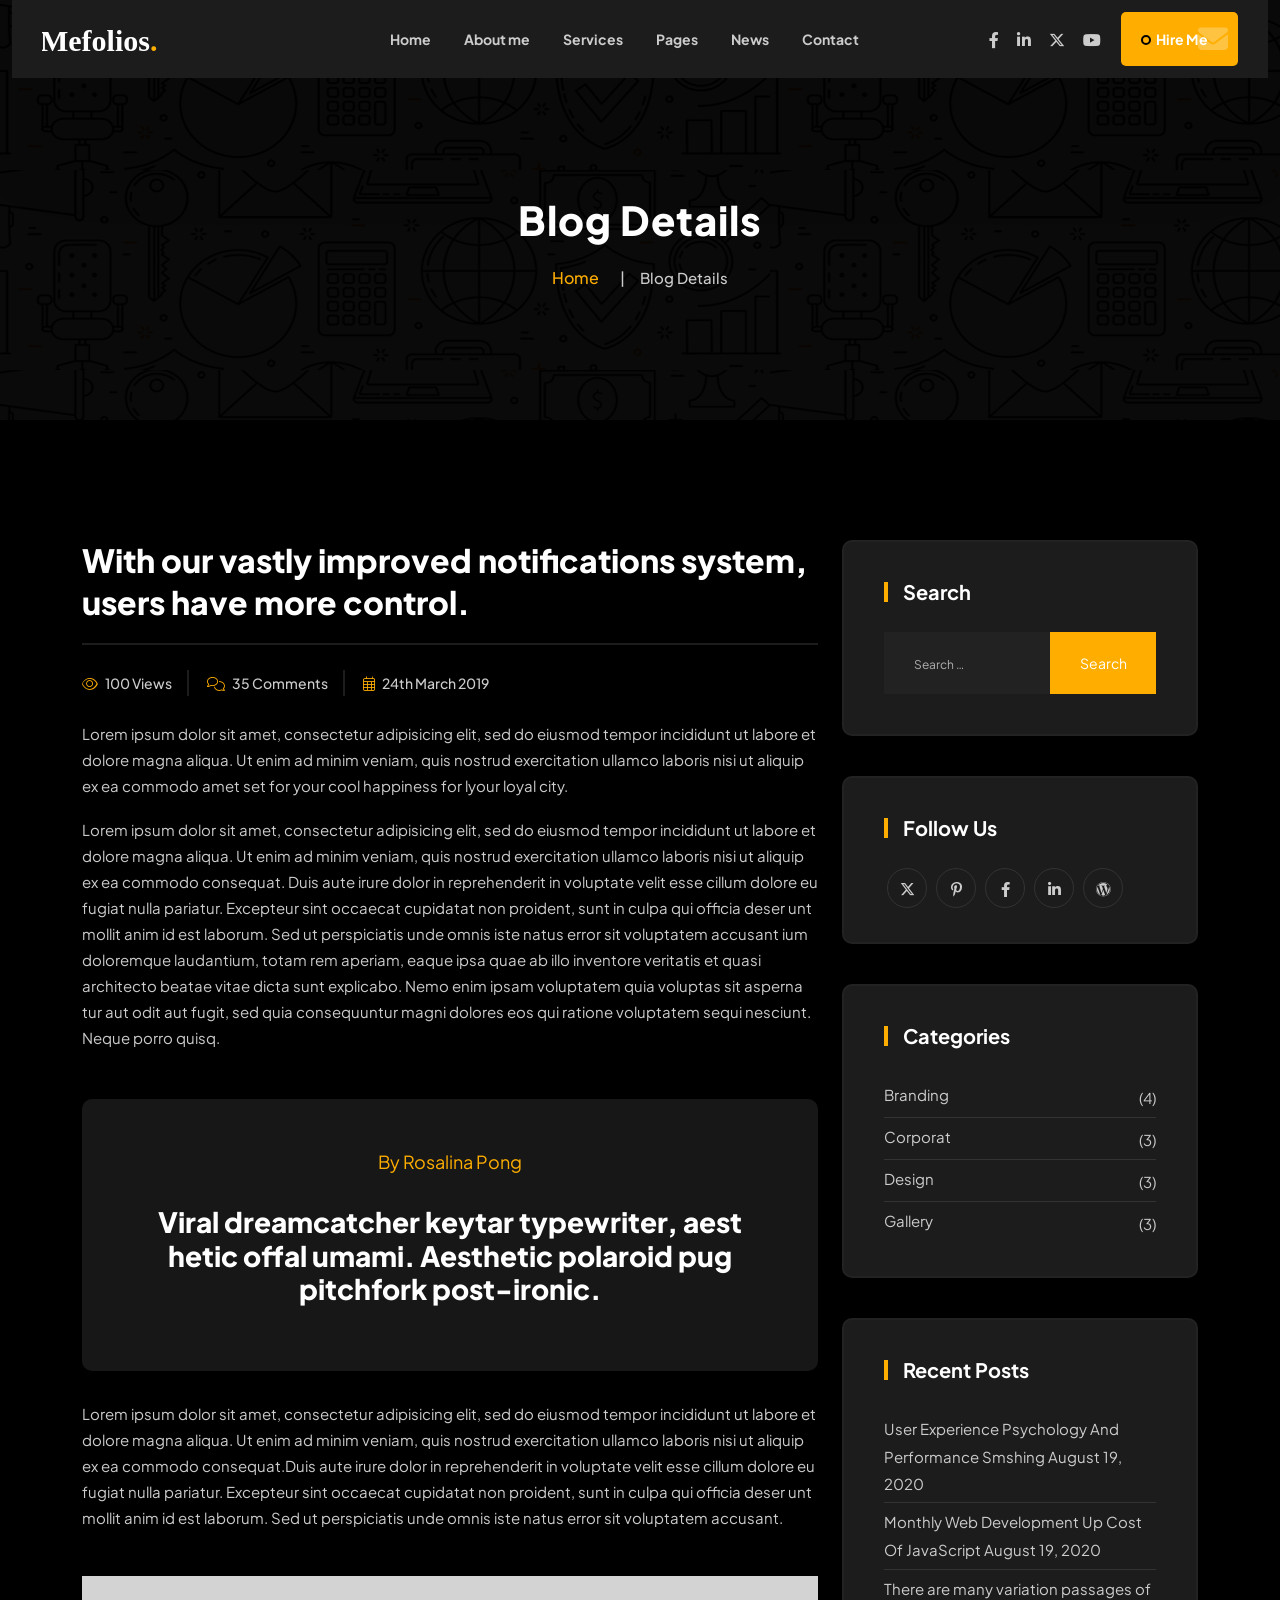
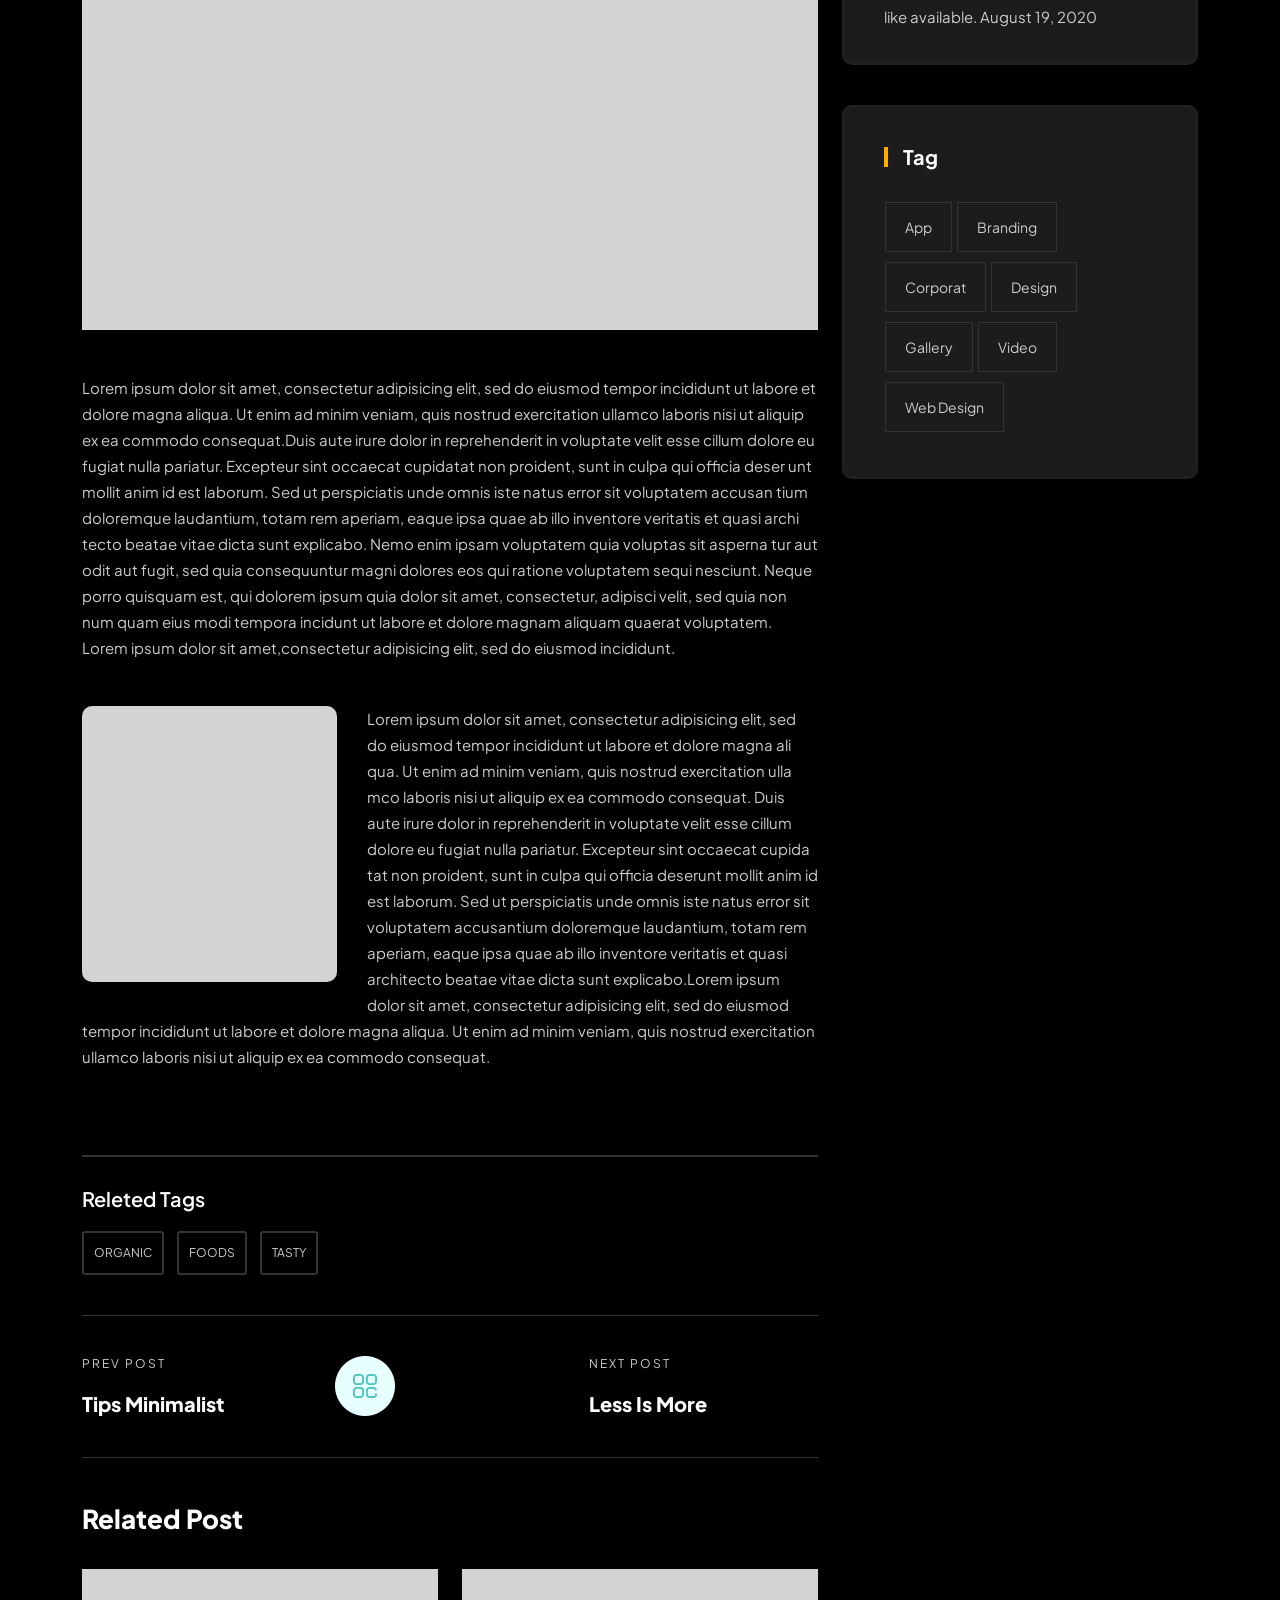
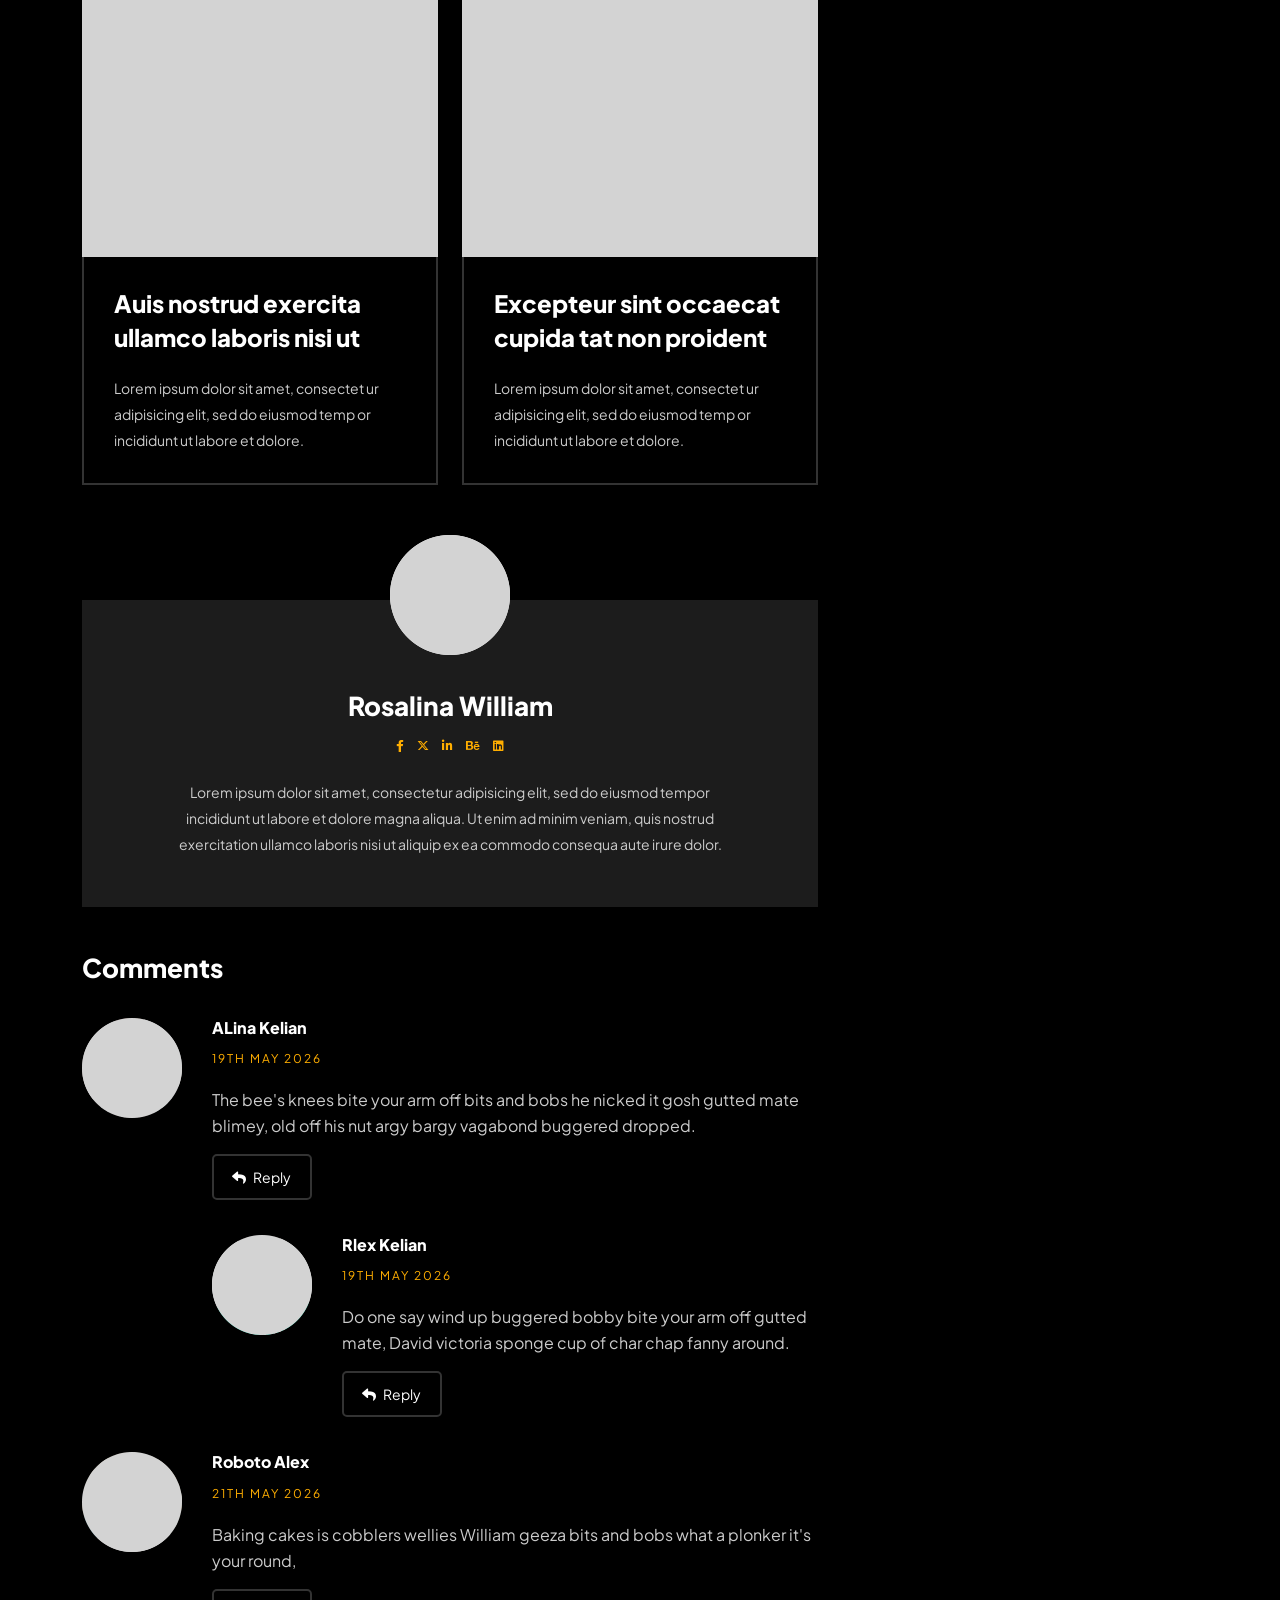
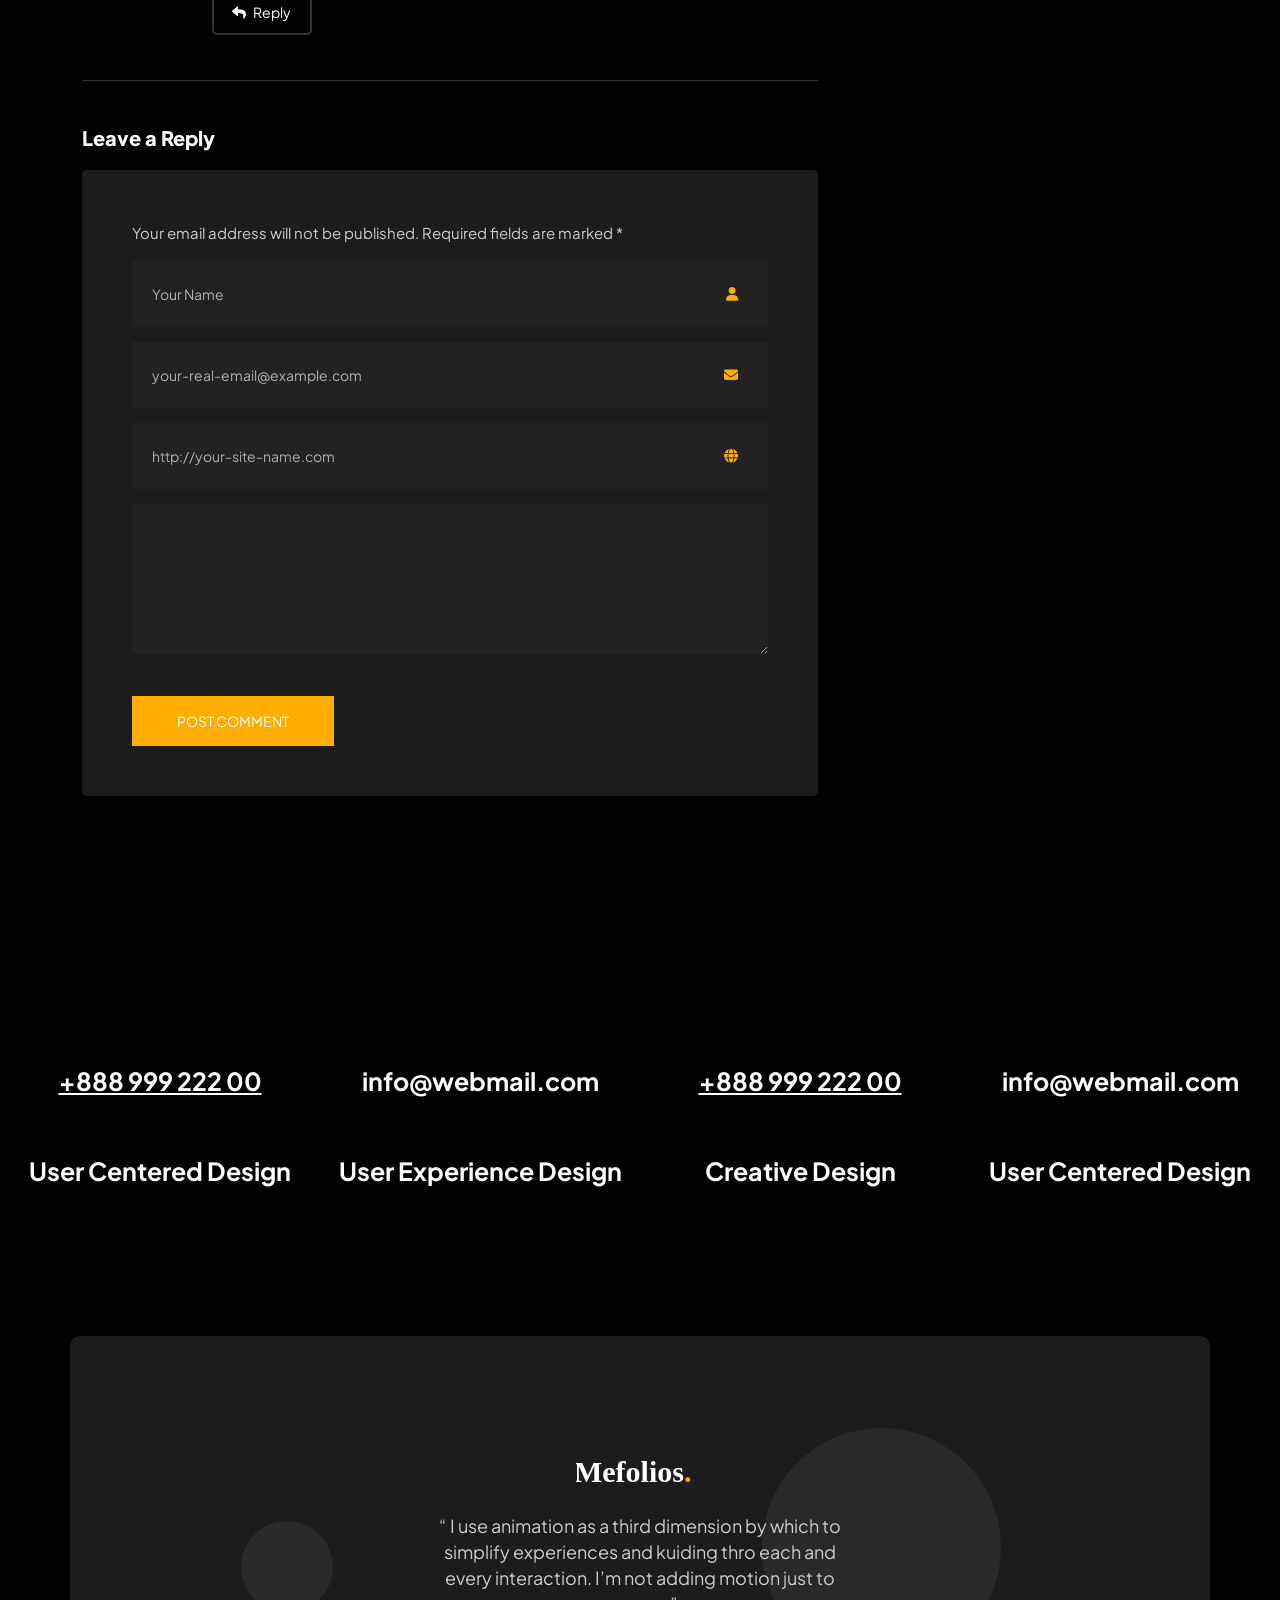
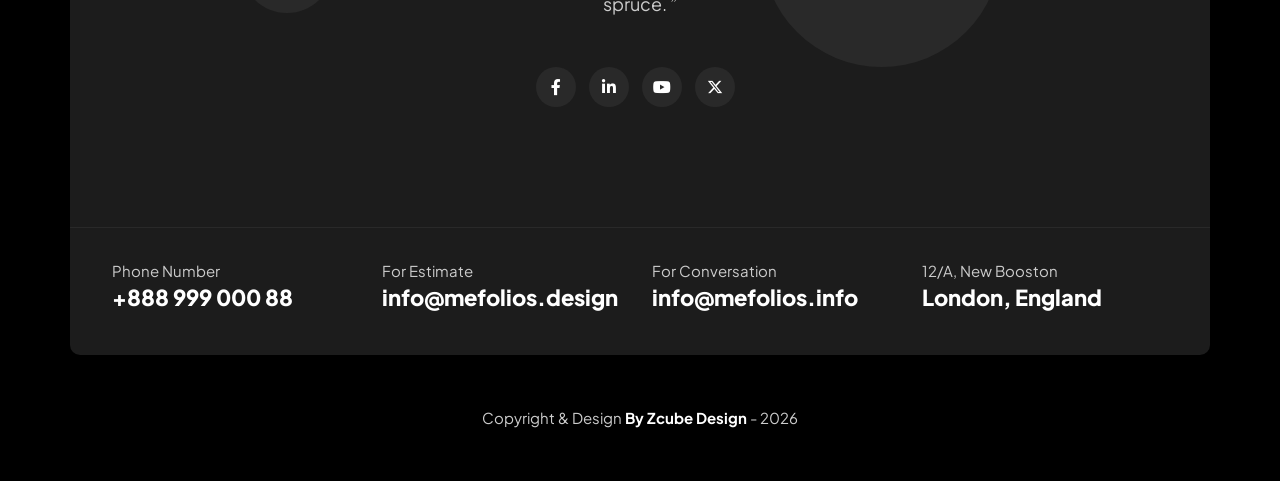
<file: blog-details.html>
<!doctype html>
<html class="no-js" lang="zxx">

<head>
    <meta charset="utf-8">
    <meta http-equiv="x-ua-compatible" content="ie=edge">
    <title>Lee-Roy Adkins - Personal Portfolio & Cv HTML Template </title>
    <meta name="description" content="">
    <meta name="viewport" content="width=device-width, initial-scale=1">
    <link rel="shortcut icon" type="image/x-icon" href="img/favicon.ico">
    <!-- Place favicon.ico in the root directory -->

    <!-- CSS here -->
    <link rel="stylesheet" href="css/bootstrap.min.css">
    <link rel="stylesheet" href="css/animate.min.css">
    <link rel="stylesheet" href="css/magnific-popup.css">
    <link rel="stylesheet" href="fontawesome/css/all.min.css">
    <link rel="stylesheet" href="fontawesome-pro/css/all.min.css">
    <link rel="stylesheet" href="css/dripicons.css">
    <link rel="stylesheet" href="css/slick.css">
    <link rel="stylesheet" href="css/meanmenu.css">
    <link rel="stylesheet" href="css/default.css">
    <link rel="stylesheet" href="css/style.css">
    <link rel="stylesheet" href="css/responsive.css">
</head>

<body class="dark">
    <!--  Preloader  -->
    <div id="preloader" class="loader-wrapper">
        <div id="loading" class="loader"> </div>
    </div>
    <!--  Preloader end  -->
    <!-- header -->
    <header class="header-area header-three">
        <div id="header-sticky" class="menu-area">
            <div class="container">
                <div class="second-menu">
                    <div class="row align-items-center">
                        <div class="col-lg-2 col-md-12">
                            <div class="logo">
                                <a href="index.html"><img src="img/logo/logo.svg" alt="logo"></a>
                            </div>
                        </div>
                        <div class="col-xl-7 col-lg-7 text-center">

                            <div class="main-menu">
                                <nav id="mobile-menu">
                                    <ul>
                                        <li class="has-sub">
                                            <a href="#home">Home</a>
                                            <ul>
                                                <li><a href="index.html">Home Page 01</a></li>
                                                <li><a href="index-2.html">Home Page 02</a></li>
                                            </ul>
                                        </li>
                                        <li><a href="#skill">About me</a></li>
                                        <li class="has-sub">
                                            <a href="#services">Services</a>
                                        </li>
                                        <li class="has-sub"><a href="#">Pages</a>
                                            <ul>
                                                <li><a href="#portfolio">Portfolio</a></li>
                                                <li><a href="#awards">Awards </a></li>
                                                <li><a href="#team">Team</a></li>
                                                <li><a href="#testimonial">Testimonial</a></li>
                                                <li><a href="#video">Video</a></li>
                                            </ul>
                                        </li>
                                        <li class="has-sub">
                                            <a href="blog.html">News</a>
                                        </li>
                                        <li><a href="#contact">Contact</a></li>
                                    </ul>
                                </nav>
                            </div>
                        </div>
                        <div class="col-xl-2 col-lg-2 text-right d-none d-lg-block">
                            <div class="header-social">
                                <span>
                                    <a href="#" title="Facebook"><i class="fab fa-facebook-f"></i></a>
                                    <a href="#" title="LinkedIn"><i class="fab fa-linkedin-in"></i></a>
                                    <a href="#" title="Twitter"><i class="fa-brands fa-x-twitter"></i></a>
                                    <a href="#" title="Twitter"><i class="fab fa-youtube"></i></a>
                                </span>
                                <!--  /social media icon redux -->
                            </div>
                        </div>
                        <div class="col-xl-1 col-lg-1 text-right d-none d-lg-block">
                            <a href="index.html#contact" class="btn ss-btn smoth-scroll">Hire Me</a>
                        </div>
                        <div class="col-12">
                            <div class="mobile-menu"></div>
                        </div>
                    </div>
                </div>
            </div>
        </div>
    </header>
    <!-- header-end -->
    <!-- main-area -->
    <main>

        <!-- search-popup -->
        <div class="modal fade bs-example-modal-lg search-bg popup1" tabindex="-1" role="dialog">
            <div class="modal-dialog modal-lg" role="document">
                <div class="modal-content search-popup">
                    <div class="text-center">
                        <a href="#" class="close2" data-dismiss="modal" aria-label="Close">× close</a>
                    </div>
                    <div class="row search-outer">
                        <div class="col-md-11"><input type="text" placeholder="Search for products..." /></div>
                        <div class="col-md-1 text-right"><a href="#"><i class="fa fa-search" aria-hidden="true"></i></a></div>
                    </div>
                </div>
            </div>
        </div>
        <!-- /search-popup -->
        <!-- breadcrumb-area -->
        <section class="breadcrumb-area d-flex align-items-center" style="background-image:url(img/bg/quote_bg.png);">
            <div class="container">
                <div class="row align-items-center">
                    <div class="col-xl-12 col-lg-12">
                        <div class="breadcrumb-wrap text-center">
                            <div class="breadcrumb-title">
                                <h2>Blog Details</h2>
                                <div class="breadcrumb-wrap">

                                    <nav aria-label="breadcrumb">
                                        <ol class="breadcrumb">
                                            <li class="breadcrumb-item"><a href="index.html">Home</a></li>
                                            <li class="breadcrumb-item active" aria-current="page">Blog Details</li>
                                        </ol>
                                    </nav>
                                </div>
                            </div>
                        </div>
                    </div>

                </div>
            </div>
        </section>
        <!-- breadcrumb-area-end -->
        <!-- inner-blog -->
        <section class="inner-blog pt-120 pb-120">
            <div class="container">
                <div class="row">
                    <div class="col-lg-8">
                        <div class="blog-details-wrap">
                            <div class="details__content pb-30">
                                <h2>With our vastly improved notifications system, users
                                    have more control.</h2>
                                <div class="meta-info">
                                    <ul>
                                        <li><i class="fal fa-eye"></i> 100 Views </li>
                                        <li><i class="fal fa-comments"></i> 35 Comments</li>
                                        <li><i class="fal fa-calendar-alt"></i> 24th March 2019</li>
                                    </ul>
                                </div>
                                <p>Lorem ipsum dolor sit amet, consectetur adipisicing elit, sed do eiusmod tempor incididunt ut labore et dolore magna aliqua. Ut enim ad minim veniam, quis nostrud exercitation ullamco laboris nisi ut aliquip ex ea commodo amet set for your cool happiness for lyour loyal city.</p>
                                <p>Lorem ipsum dolor sit amet, consectetur adipisicing elit, sed do eiusmod tempor incididunt ut labore et dolore magna aliqua. Ut enim ad minim veniam, quis nostrud exercitation ullamco laboris nisi ut aliquip ex ea commodo consequat. Duis aute irure dolor in reprehenderit in voluptate velit esse cillum dolore eu fugiat nulla pariatur. Excepteur sint occaecat cupidatat non proident, sunt in culpa qui officia deser unt mollit anim id est laborum. Sed ut perspiciatis unde omnis iste natus error sit voluptatem accusant ium doloremque laudantium, totam rem aperiam, eaque ipsa quae ab illo inventore veritatis et quasi architecto beatae vitae dicta sunt explicabo. Nemo enim ipsam voluptatem quia voluptas sit asperna tur aut odit aut fugit, sed quia consequuntur magni dolores eos qui ratione voluptatem sequi nesciunt. Neque porro quisq.</p>
                                <blockquote>
                                    <footer>By Rosalina Pong</footer>
                                    <h3>Viral dreamcatcher keytar typewriter, aest hetic offal umami. Aesthetic polaroid pug pitchfork post-ironic.</h3>
                                </blockquote>
                                <p>Lorem ipsum dolor sit amet, consectetur adipisicing elit, sed do eiusmod tempor incididunt ut labore et dolore magna aliqua. Ut enim ad minim veniam, quis nostrud exercitation ullamco laboris nisi ut aliquip ex ea commodo consequat.Duis aute irure dolor in reprehenderit in voluptate velit esse cillum dolore eu fugiat nulla pariatur. Excepteur sint occaecat cupidatat non proident, sunt in culpa qui officia deser unt mollit anim id est laborum. Sed ut perspiciatis unde omnis iste natus error sit voluptatem accusant.</p>
                                <div class="details__content-img">
                                    <img src="img/blog/b_details01.jpg" alt="">
                                </div>
                                <p>Lorem ipsum dolor sit amet, consectetur adipisicing elit, sed do eiusmod tempor incididunt ut labore et dolore magna aliqua. Ut enim ad minim veniam, quis nostrud exercitation ullamco laboris nisi ut aliquip ex ea commodo consequat.Duis aute irure dolor in reprehenderit in voluptate velit esse cillum dolore eu fugiat nulla pariatur. Excepteur sint occaecat cupidatat non proident, sunt in culpa qui officia deser unt mollit anim id est laborum. Sed ut perspiciatis unde omnis iste natus error sit voluptatem accusan tium doloremque laudantium, totam rem aperiam, eaque ipsa quae ab illo inventore veritatis et quasi archi tecto beatae vitae dicta sunt explicabo. Nemo enim ipsam voluptatem quia voluptas sit asperna tur aut odit aut fugit, sed quia consequuntur magni dolores eos qui ratione voluptatem sequi nesciunt. Neque porro quisquam est, qui dolorem ipsum quia dolor sit amet, consectetur, adipisci velit, sed quia non num quam eius modi tempora incidunt ut labore et dolore magnam aliquam quaerat voluptatem. Lorem ipsum dolor sit amet,consectetur adipisicing elit, sed do eiusmod incididunt.</p>
                                <figure>
                                    <img src="img/blog/b_details02.jpg" alt="">
                                    <p>Lorem ipsum dolor sit amet, consectetur adipisicing elit, sed do eiusmod tempor incididunt ut labore et dolore magna ali qua. Ut enim ad minim veniam, quis nostrud exercitation ulla mco laboris nisi ut aliquip ex ea commodo consequat. Duis aute irure dolor in reprehenderit in voluptate velit esse cillum dolore eu fugiat nulla pariatur. Excepteur sint occaecat cupida tat non proident, sunt in culpa qui officia deserunt mollit anim id est laborum. Sed ut perspiciatis unde omnis iste natus error sit voluptatem accusantium doloremque laudantium, totam rem aperiam, eaque ipsa quae ab illo inventore veritatis et quasi architecto beatae vitae dicta sunt explicabo.Lorem ipsum dolor sit amet, consectetur adipisicing elit, sed do eiusmod tempor incididunt ut labore et dolore magna aliqua. Ut enim ad minim veniam, quis nostrud exercitation ullamco laboris nisi ut aliquip ex ea commodo consequat.</p>
                                </figure>
                                <div class="row">
                                    <div class="col-xl-12 col-md-12">
                                        <div class="post__tag">
                                            <h5>Releted Tags</h5>
                                            <ul>
                                                <li><a href="#">organic</a></li>
                                                <li><a href="#">Foods</a></li>
                                                <li><a href="#">tasty</a></li>
                                            </ul>
                                        </div>
                                    </div>

                                </div>
                            </div>
                            <div class="posts_navigation pt-35 pb-35">
                                <div class="row align-items-center">
                                    <div class="col-xl-4 col-md-5">
                                        <div class="prev-link">
                                            <span>Prev Post</span>
                                            <h4><a href="#">Tips Minimalist</a></h4>
                                        </div>
                                    </div>
                                    <div class="col-xl-4 col-md-2 text-left text-md-center">
                                        <a href="blog.html" class="blog-filter"><img src="img/icon/c_d01.png" alt=""></a>
                                    </div>
                                    <div class="col-xl-4 col-md-5">
                                        <div class="next-link text-left text-md-right">
                                            <span>next Post</span>
                                            <h4><a href="#">Less Is More</a></h4>
                                        </div>
                                    </div>
                                </div>
                            </div>
                            <div class="related__post mt-45 mb-85">
                                <div class="post-title">
                                    <h4>Related Post</h4>
                                </div>
                                <div class="row">
                                    <div class="col-md-6">
                                        <div class="related-post-wrap mb-30">
                                            <div class="post-thumb">
                                                <img src="img/blog/b_details03.jpg" alt="">
                                            </div>
                                            <div class="rp__content">
                                                <h3><a href="#">Auis nostrud exercita ullamco laboris nisi ut</a></h3>
                                                <p>Lorem ipsum dolor sit amet, consectet ur adipisicing elit, sed do eiusmod temp or
                                                    incididunt ut labore et dolore.</p>
                                            </div>
                                        </div>
                                    </div>
                                    <div class="col-md-6">
                                        <div class="related-post-wrap mb-30">
                                            <div class="post-thumb">
                                                <img src="img/blog/b_details04.jpg" alt="">
                                            </div>
                                            <div class="rp__content">
                                                <h3><a href="#">Excepteur sint occaecat cupida tat non proident</a></h3>
                                                <p>Lorem ipsum dolor sit amet, consectet ur adipisicing elit, sed do eiusmod temp or
                                                    incididunt ut labore et dolore.</p>
                                            </div>
                                        </div>
                                    </div>
                                </div>
                            </div>
                            <div class="avatar__wrap text-center mb-45">
                                <div class="avatar-img">
                                    <img src="img/blog/comment/avatar.png" alt="">
                                </div>
                                <div class="avatar__info">
                                    <h5>Rosalina William</h5>
                                    <div class="avatar__info-social">
                                        <a href="#"><i class="fab fa-facebook-f"></i></a>
                                        <a href="#"><i class="fa-brands fa-x-twitter"></i></a>
                                        <a href="#"><i class="fab fa-linkedin-in"></i></a>
                                        <a href="#"><i class="fab fa-behance"></i></a>
                                        <a href="#"><i class="fab fa-linkedin"></i></a>
                                    </div>
                                </div>
                                <div class="avatar__wrap-content">
                                    <p>Lorem ipsum dolor sit amet, consectetur adipisicing elit, sed do eiusmod tempor incididunt ut labore
                                        et dolore magna aliqua. Ut enim ad minim veniam, quis nostrud exercitation ullamco laboris nisi ut
                                        aliquip ex ea commodo consequa aute irure dolor.</p>
                                </div>
                            </div>
                            <div class="comment__wrap pb-45">
                                <div class="comment__wrap-title">
                                    <h5>Comments</h5>
                                </div>
                                <div class="single__comment mb-35">
                                    <div class="comments-avatar">
                                        <img src="img/blog/comment/c_01.png" alt="">
                                    </div>
                                    <div class="comment-text">
                                        <div class="avatar-name mb-15">
                                            <h6>ALina Kelian</h6>
                                            <span>19th May 2026</span>
                                        </div>
                                        <p>The bee's knees bite your arm off bits and bobs he nicked it gosh gutted mate blimey, old off his nut argy bargy vagabond buggered dropped.</p>
                                        <a href="#" class="comment-reply mt-15"><i class="fas fa-reply"></i> Reply</a>
                                    </div>
                                </div>
                                <div class="single__comment children mb-35">
                                    <div class="comments-avatar">
                                        <img src="img/blog/comment/c_02.png" alt="">
                                    </div>
                                    <div class="comment-text">
                                        <div class="avatar-name mb-15">
                                            <h6>Rlex Kelian <i class="fas fa-bookmark"></i></h6>
                                            <span>19th May 2026</span>
                                        </div>
                                        <p>Do one say wind up buggered bobby bite your arm off gutted mate, David victoria sponge cup of char chap fanny around.</p>
                                        <a href="#" class="comment-reply mt-15"><i class="fas fa-reply"></i> Reply</a>
                                    </div>
                                </div>
                                <div class="single__comment">
                                    <div class="comments-avatar">
                                        <img src="img/blog/comment/c_03.png" alt="">
                                    </div>
                                    <div class="comment-text">
                                        <div class="avatar-name mb-15">
                                            <h6>Roboto Alex</h6>
                                            <span>21th May 2026</span>
                                        </div>
                                        <p>Baking cakes is cobblers wellies William geeza bits and bobs what a plonker it's your round,</p>
                                        <a href="#" class="comment-reply mt-15"><i class="fas fa-reply"></i> Reply</a>
                                    </div>
                                </div>
                            </div>
                            <div id="comments" class="comments-area  mt-45">
                                <div id="respond" class="comment-respond">
                                    <h3 id="reply-title" class="comment-reply-title">Leave a Reply <small><a rel="nofollow" id="cancel-comment-reply-link" href="/finco/?p=2112#respond" style="display:none;">Cancel reply</a></small></h3>
                                    <form action="http://wordpress.zcube.in/finco/wp-comments-post.php" method="post" id="commentform" class="comment-form" novalidate="">
                                        <p class="comment-notes"><span id="email-notes">Your email address will not be published.</span> Required fields are marked <span class="required">*</span></p>
                                        <p class="comment-field"><i class="fas fa-user"></i><input id="author" placeholder="Your Name" name="author" type="text"></p>
                                        <p class="comment-field"><i class="fas fa-envelope"></i><input id="email" placeholder="your-real-email@example.com" name="email" type="text"></p>
                                        <p class="comment-field"><i class="fas fa-globe"></i><input id="url" name="url" placeholder="http://your-site-name.com" type="text"> </p>
                                        <p class="comment-form-comment"><label for="comment">Comment</label> <textarea id="comment" name="comment" cols="45" rows="8" maxlength="65525" required="required"></textarea></p>
                                        <p class="form-submit"><input name="submit" type="submit" id="submit" class="submit" value="Post Comment"> <input type="hidden" name="comment_post_ID" value="2112" id="comment_post_ID">
                                            <input type="hidden" name="comment_parent" id="comment_parent" value="0">
                                        </p>
                                    </form>
                                </div>
                                <!-- #respond -->
                            </div>

                        </div>
                    </div>
                    <!-- #right side -->
                    <div class="col-sm-12 col-md-12 col-lg-4">
                        <aside class="sidebar-widget">
                            <section id="search-3" class="widget widget_search">
                                <h2 class="widget-title">Search</h2>
                                <form role="search" method="get" class="search-form" action="http://wordpress.zcube.in/finco/">
                                    <label>
                                        <span class="screen-reader-text">Search for:</span>
                                        <input type="search" class="search-field" placeholder="Search &hellip;" value="" name="s" />
                                    </label>
                                    <input type="submit" class="search-submit" value="Search" />
                                </form>
                            </section>
                            <section id="custom_html-5" class="widget_text widget widget_custom_html">
                                <h2 class="widget-title">Follow Us</h2>
                                <div class="textwidget custom-html-widget">
                                    <div class="widget-social">
                                        <a href="#"><i class="fa-brands fa-x-twitter"></i></a>
                                        <a href="#"><i class="fab fa-pinterest-p"></i></a>
                                        <a href="#"><i class="fab fa-facebook-f"></i></a>
                                        <a href="#"><i class="fab fa-linkedin-in"></i></a>
                                        <a href="#"><i class="fab fa-wordpress"></i></a>
                                    </div>
                                </div>
                            </section>
                            <section id="categories-1" class="widget widget_categories">
                                <h2 class="widget-title">Categories</h2>
                                <ul>
                                    <li class="cat-item cat-item-16"><a href="#">Branding</a> (4)</li>
                                    <li class="cat-item cat-item-23"><a href="#">Corporat</a> (3)</li>
                                    <li class="cat-item cat-item-18"><a href="#">Design</a> (3)</li>
                                    <li class="cat-item cat-item-22"><a href="#">Gallery</a> (3)</li>
                                </ul>
                            </section>
                            <section id="recent-posts-4" class="widget widget_recent_entries">
                                <h2 class="widget-title">Recent Posts</h2>
                                <ul>
                                    <li>
                                        <a href="#">User Experience Psychology And Performance Smshing</a>
                                        <span class="post-date">August 19, 2020</span>
                                    </li>
                                    <li>
                                        <a href="#">Monthly Web Development Up Cost Of JavaScript</a>
                                        <span class="post-date">August 19, 2020</span>
                                    </li>
                                    <li>
                                        <a href="#">There are many variation passages of like available.</a>
                                        <span class="post-date">August 19, 2020</span>
                                    </li>
                                </ul>
                            </section>
                            <section id="tag_cloud-1" class="widget widget_tag_cloud">
                                <h2 class="widget-title">Tag</h2>
                                <div class="tagcloud">
                                    <a href="#" class="tag-cloud-link tag-link-28 tag-link-position-1" style="font-size: 8pt;" aria-label="app (1 item)">app</a>
                                    <a href="#" class="tag-cloud-link tag-link-17 tag-link-position-2" style="font-size: 8pt;" aria-label="Branding (1 item)">Branding</a>
                                    <a href="#" class="tag-cloud-link tag-link-20 tag-link-position-3" style="font-size: 8pt;" aria-label="corporat (1 item)">corporat</a>
                                    <a href="#" class="tag-cloud-link tag-link-24 tag-link-position-4" style="font-size: 16.4pt;" aria-label="Design (2 items)">Design</a>
                                    <a href="#" class="tag-cloud-link tag-link-25 tag-link-position-5" style="font-size: 22pt;" aria-label="gallery (3 items)">gallery</a>
                                    <a href="#" class="tag-cloud-link tag-link-26 tag-link-position-6" style="font-size: 8pt;" aria-label="video (1 item)">video</a>
                                    <a href="#" class="tag-cloud-link tag-link-29 tag-link-position-7" style="font-size: 16.4pt;" aria-label="web design (2 items)">web design</a>
                                </div>
                            </section>
                        </aside>
                    </div>
                    <!-- #right side end -->
                </div>
            </div>
        </section>
        <!-- inner-blog-end -->

        <!-- scrollbox-area -->
        <div class="pt-120 pb-120">
            <div class="scrollbox scrollbox--primary">
                <div class="scrollbox__item">info@webmail.com </div>
                <div class="scrollbox__item"><u>+888 999 222 00</u></div>
                <div class="scrollbox__item">info@webmail.com </div>
                <div class="scrollbox__item"><u>+888 999 222 00</u></div>
                <div class="scrollbox__item">info@webmail.com </div>
                <div class="scrollbox__item"><u>+888 999 222 00</u></div>
            </div>

            <div class="scrollbox scrollbox--secondary scrollbox--reverse">
                <div class="scrollbox__item">Creative Design</div>
                <div class="scrollbox__item">User Centered Design</div>
                <div class="scrollbox__item">User Experience Design</div>
                <div class="scrollbox__item">Creative Design</div>
                <div class="scrollbox__item">User Centered Design</div>
                <div class="scrollbox__item">User Experience Design</div>
            </div>

        </div>
        <!-- scrollbox-area-end -->
    </main>
    <!-- main-area-end -->

    <!-- footer -->
    <footer class="footer-bg footer-p">
        <div class="footer-top p-relative fix">

            <div class="container">
                <div class="anim-01"></div>
                <div class="anim-02"></div>
                <div class="row justify-content-center align-items-center">
                    <div class="col-xl-5 col-lg-6 col-sm-12 text-center">
                        <div class="section-title p-relative mb-50 wow fadeInLeft  animated" data-animation="fadeInLeft" data-delay=".4s">
                            <div class="f-logo">
                                <img src="img/logo/logo.svg" alt="img">
                            </div>
                            <p>“ I use animation as a third dimension by which to simplify experiences and kuiding thro each and every interaction. I’m not adding motion just to spruce. ”</p>
                        </div>
                        <div class="footer-social mt-10 mb-120">
                            <a href="#"><i class="fab fa-facebook-f"></i></a>
                            <a href="#"><i class="fab fa-linkedin-in"></i></a>
                            <a href="#"><i class="fab fa-youtube"></i></a>
                            <a href="#"><i class="fa-brands fa-x-twitter"></i></a>
                        </div>

                    </div>
                </div>
                <div class="row justify-content-between pt-30 fbtd">
                    <div class="col-xl-3 col-lg-3 col-sm-6">
                        <div class="footer-widget mb-30">
                            <div class="f-contact2">
                                <span>Phone Number</span>
                                <h4>+888 999 000 88</h4>
                            </div>

                        </div>
                    </div>
                    <div class="col-xl-3 col-lg-3 col-sm-6">
                        <div class="footer-widget mb-30">
                            <div class="f-contact2">
                                <span>For Estimate</span>
                                <h4>info@mefolios.design</h4>
                            </div>

                        </div>
                    </div>
                    <div class="col-xl-3 col-lg-3 col-sm-6">
                        <div class="footer-widget mb-30">
                            <div class="f-contact2">
                                <span>For Conversation</span>
                                <h4>info@mefolios.info</h4>
                            </div>

                        </div>
                    </div>
                    <div class="col-xl-3 col-lg-3 col-sm-6">
                        <div class="footer-widget mb-30">
                            <div class="f-contact2">
                                <span>12/A, New Booston</span>
                                <h4>London, England</h4>
                            </div>

                        </div>
                    </div>

                </div>
            </div>
        </div>
        <div class="copyright-wrap">
            <div class="container">
                <div class="row align-items-center">
                    <div class="col-lg-12">
                        <div class="copy-text text-center">
                            Copyright & Design <strong>By Zcube Design</strong> - 2026
                        </div>
                    </div>

                </div>
            </div>
        </div>
    </footer>
    <!-- footer-end -->

    <!-- JS here -->
    <script src="js/vendor/modernizr-3.5.0.min.js"></script>
    <script src="js/vendor/jquery.min.js"></script>
    <script src="js/popper.min.js"></script>
    <script src="js/bootstrap.min.js"></script>
    <script src="js/slick.min.js"></script>
    <script src="js/ajax-form.js"></script>
    <script src="js/paroller.js"></script>
    <script src="js/wow.min.js"></script>
    <script src="js/js_isotope.pkgd.min.js"></script>
    <script src="js/imagesloaded.min.js"></script>
    <script src="js/parallax.min.js"></script>
    <script src="js/jquery.waypoints.min.js"></script>
    <script src="js/jquery.counterup.min.js"></script>
    <script src="js/jquery.scrollUp.min.js"></script>
    <script src="js/jquery.meanmenu.min.js"></script>
    <script src="js/parallax-scroll.js"></script>
    <script src="js/jquery.magnific-popup.min.js"></script>
    <script src="js/element-in-view.js"></script>
    <script src="js/lenis.min.js"></script>
    <script src="js/main.js"></script>
</body>

</html>
</file>
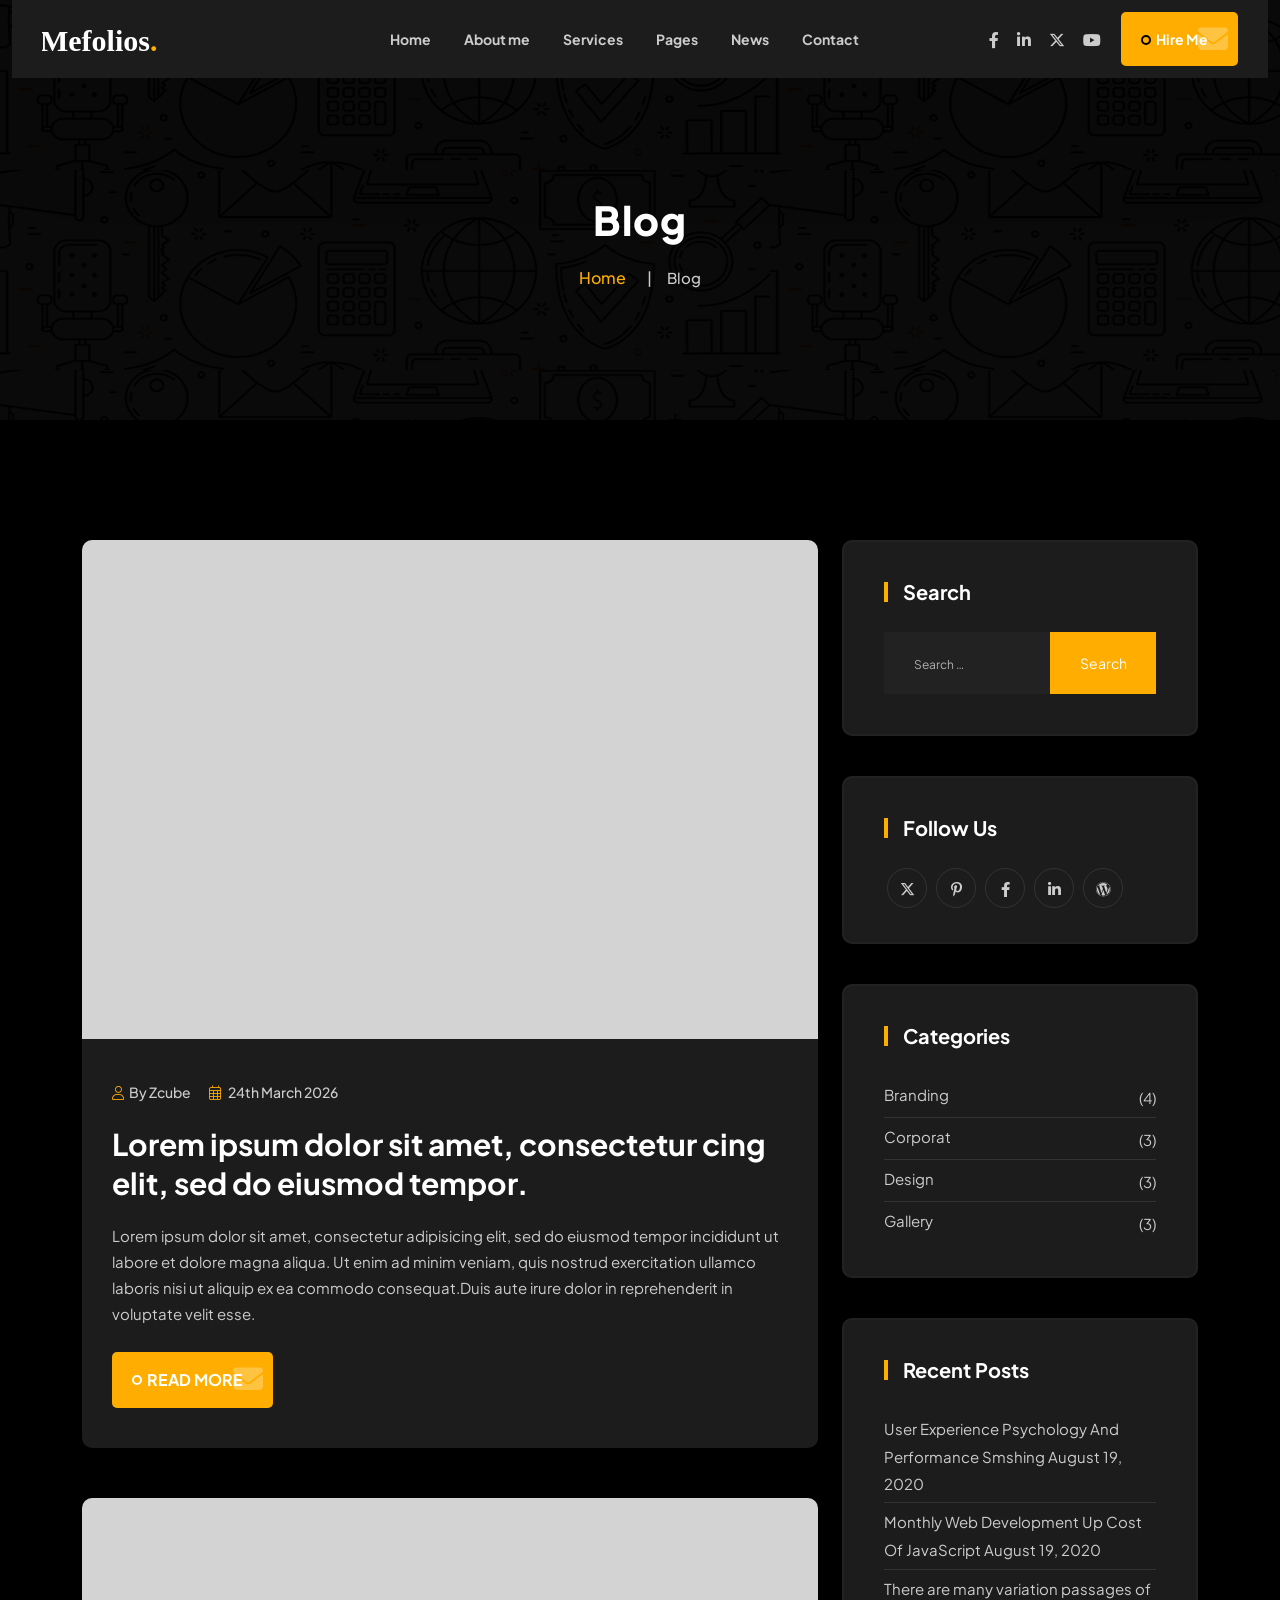
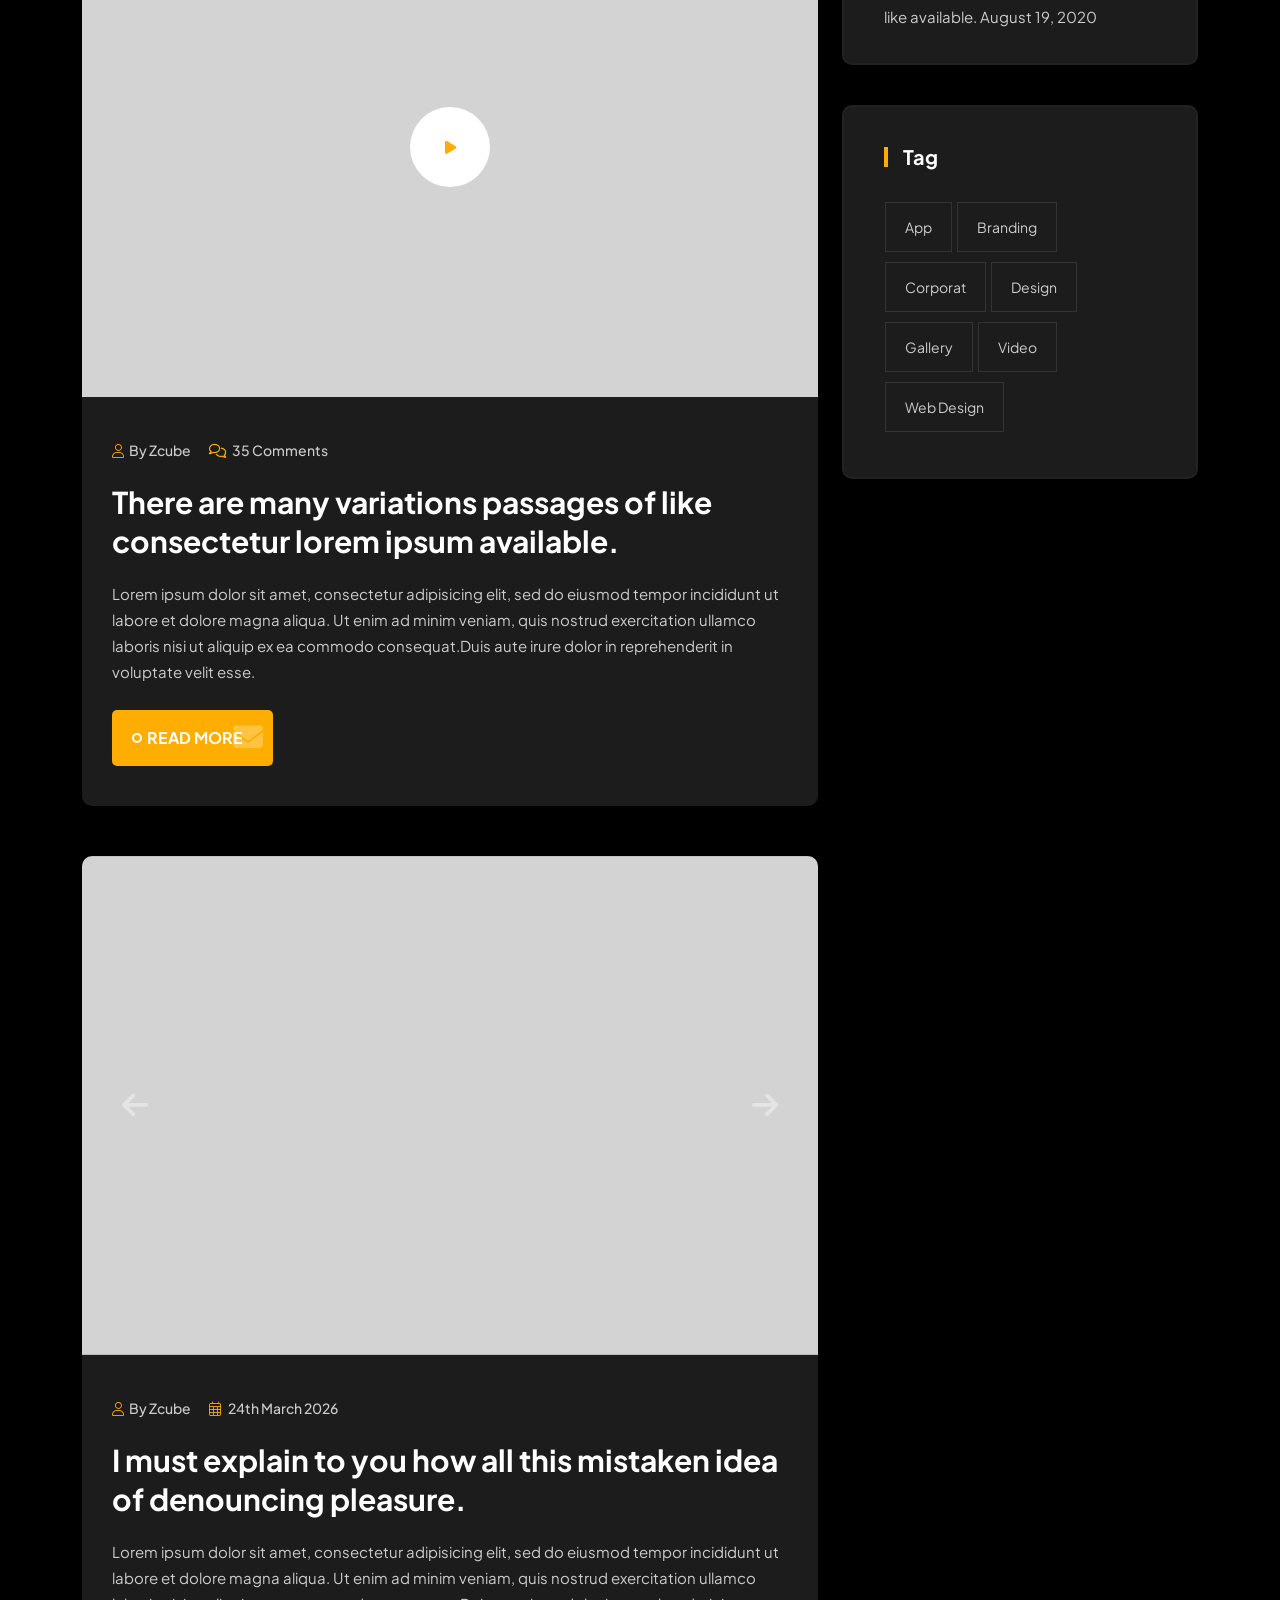
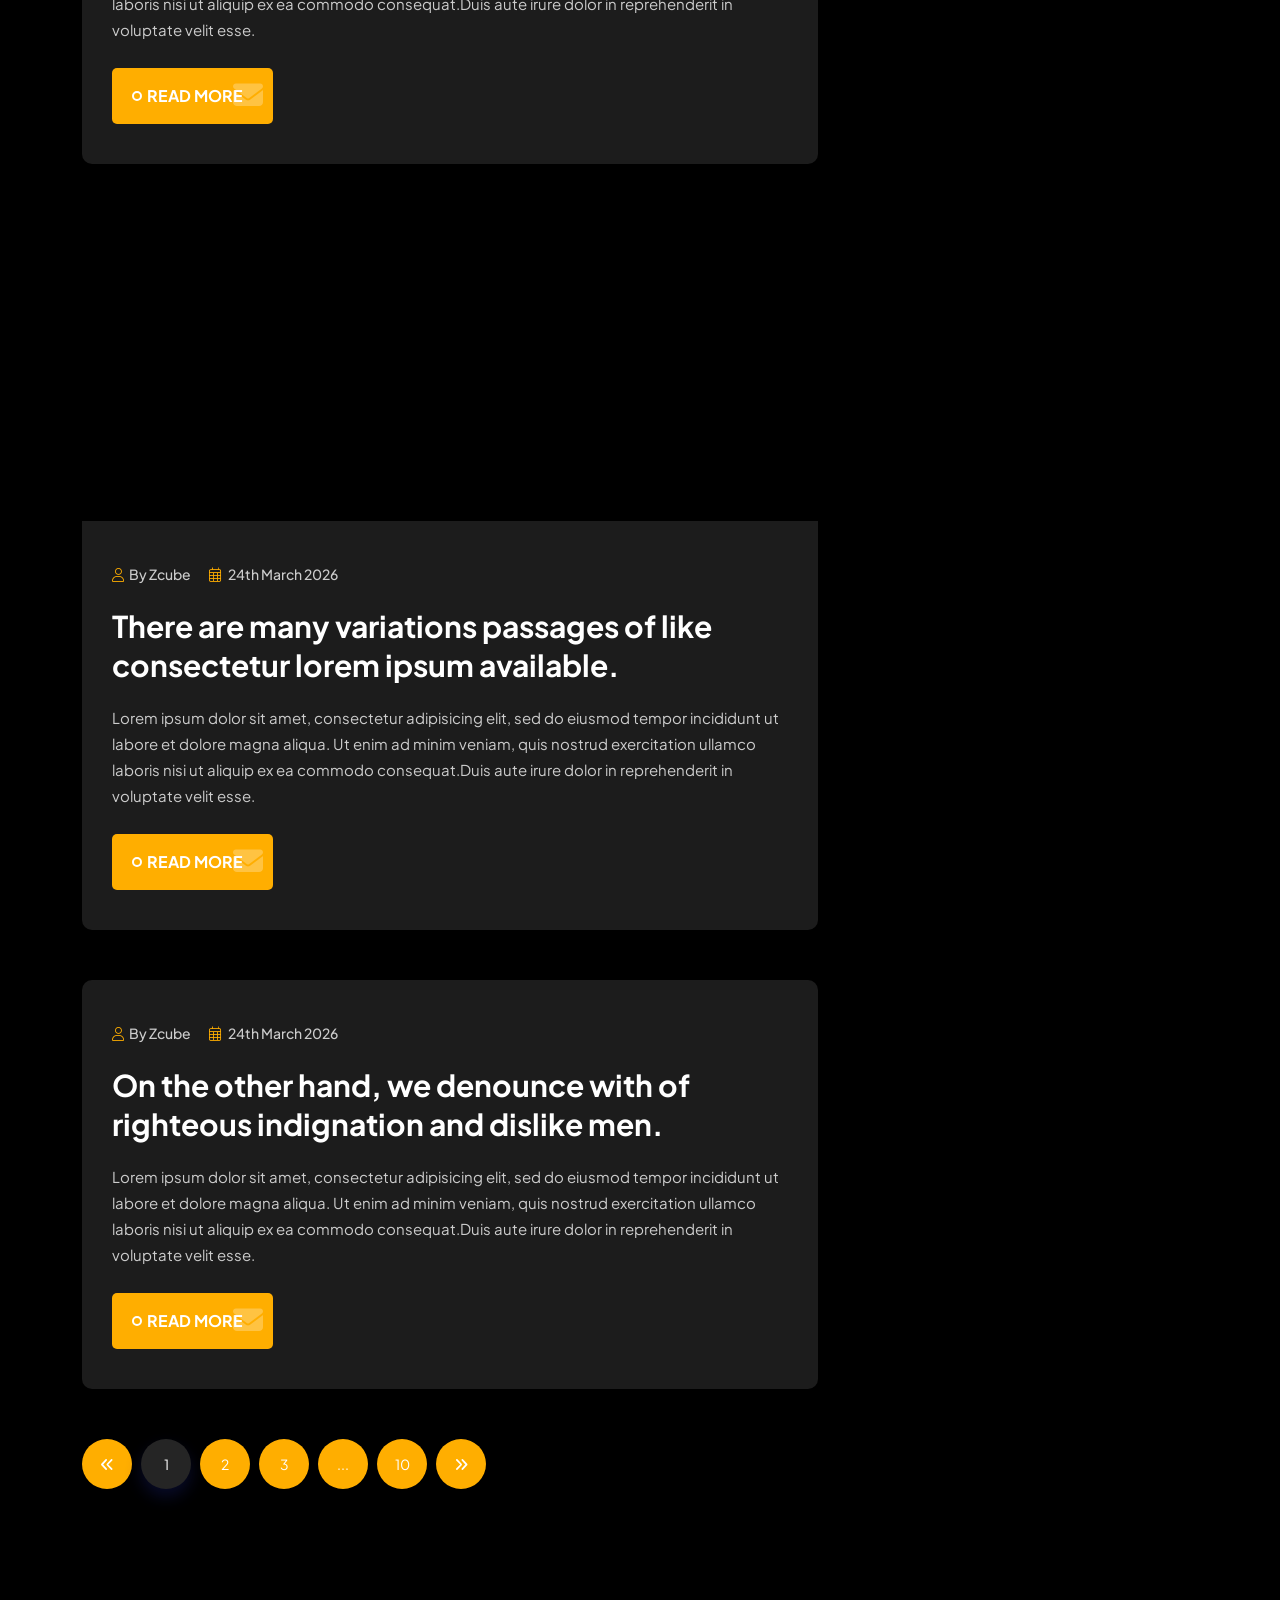
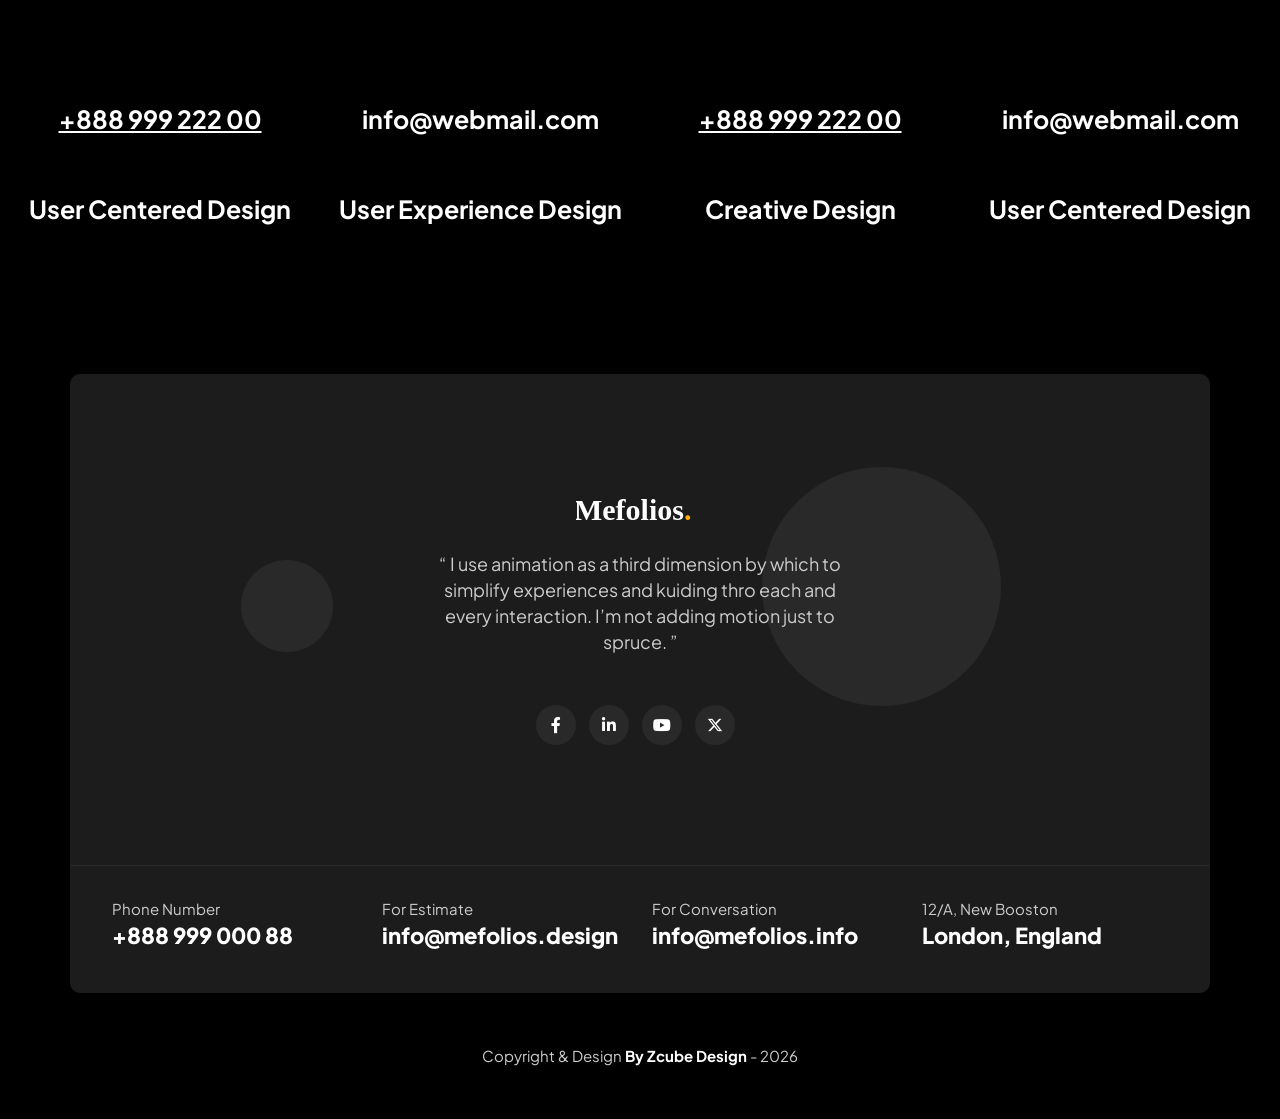
<file: blog.html>
<!doctype html>
<html class="no-js" lang="zxx">

<head>
    <meta charset="utf-8">
    <meta http-equiv="x-ua-compatible" content="ie=edge">
    <title>Lee-Roy Adkins - Personal Portfolio & Cv HTML Template </title>
    <meta name="description" content="">
    <meta name="viewport" content="width=device-width, initial-scale=1">
    <link rel="shortcut icon" type="image/x-icon" href="img/favicon.ico">
    <!-- Place favicon.ico in the root directory -->

    <!-- CSS here -->
    <link rel="stylesheet" href="css/bootstrap.min.css">
    <link rel="stylesheet" href="css/animate.min.css">
    <link rel="stylesheet" href="css/magnific-popup.css">
    <link rel="stylesheet" href="fontawesome/css/all.min.css">
    <link rel="stylesheet" href="fontawesome-pro/css/all.min.css">
    <link rel="stylesheet" href="css/dripicons.css">
    <link rel="stylesheet" href="css/slick.css">
    <link rel="stylesheet" href="css/meanmenu.css">
    <link rel="stylesheet" href="css/default.css">
    <link rel="stylesheet" href="css/style.css">
    <link rel="stylesheet" href="css/responsive.css">
</head>

<body class="dark">
    <!--  Preloader  -->
    <div id="preloader" class="loader-wrapper">
        <div id="loading" class="loader"> </div>
    </div>
    <!--  Preloader end  -->
    <!-- header -->
    <header class="header-area header-three">
        <div id="header-sticky" class="menu-area">
            <div class="container">
                <div class="second-menu">
                    <div class="row align-items-center">
                        <div class="col-lg-2 col-md-12">
                            <div class="logo">
                                <a href="index.html"><img src="img/logo/logo.svg" alt="logo"></a>
                            </div>
                        </div>
                        <div class="col-xl-7 col-lg-7 text-center">

                            <div class="main-menu">
                                <nav id="mobile-menu">
                                    <ul>
                                        <li class="has-sub">
                                            <a href="#home">Home</a>
                                            <ul>
                                                <li><a href="index.html">Home Page 01</a></li>
                                                <li><a href="index-2.html">Home Page 02</a></li>
                                            </ul>
                                        </li>
                                        <li><a href="#skill">About me</a></li>
                                        <li class="has-sub">
                                            <a href="#services">Services</a>
                                        </li>
                                        <li class="has-sub"><a href="#">Pages</a>
                                            <ul>
                                                <li><a href="#portfolio">Portfolio</a></li>
                                                <li><a href="#awards">Awards </a></li>
                                                <li><a href="#team">Team</a></li>
                                                <li><a href="#testimonial">Testimonial</a></li>
                                                <li><a href="#video">Video</a></li>
                                            </ul>
                                        </li>
                                        <li class="has-sub">
                                            <a href="blog.html">News</a>
                                        </li>
                                        <li><a href="#contact">Contact</a></li>
                                    </ul>
                                </nav>
                            </div>
                        </div>
                        <div class="col-xl-2 col-lg-2 text-right d-none d-lg-block">
                            <div class="header-social">
                                <span>
                                    <a href="#" title="Facebook"><i class="fab fa-facebook-f"></i></a>
                                    <a href="#" title="LinkedIn"><i class="fab fa-linkedin-in"></i></a>
                                    <a href="#" title="Twitter"><i class="fa-brands fa-x-twitter"></i></a>
                                    <a href="#" title="Twitter"><i class="fab fa-youtube"></i></a>
                                </span>
                                <!--  /social media icon redux -->
                            </div>
                        </div>
                        <div class="col-xl-1 col-lg-1 text-right d-none d-lg-block">
                            <a href="index.html#contact" class="btn ss-btn smoth-scroll">Hire Me</a>
                        </div>
                        <div class="col-12">
                            <div class="mobile-menu"></div>
                        </div>
                    </div>
                </div>
            </div>
        </div>
    </header>
    <!-- header-end -->
    <!-- main-area -->
    <main>

        <!-- search-popup -->
        <div class="modal fade bs-example-modal-lg search-bg popup1" tabindex="-1" role="dialog">
            <div class="modal-dialog modal-lg" role="document">
                <div class="modal-content search-popup">
                    <div class="text-center">
                        <a href="#" class="close2" data-dismiss="modal" aria-label="Close">× close</a>
                    </div>
                    <div class="row search-outer">
                        <div class="col-md-11"><input type="text" placeholder="Search for products..." /></div>
                        <div class="col-md-1 text-right"><a href="#"><i class="fa fa-search" aria-hidden="true"></i></a></div>
                    </div>
                </div>
            </div>
        </div>
        <!-- /search-popup -->
        <!-- breadcrumb-area -->
        <section class="breadcrumb-area d-flex align-items-center" style="background-image:url(img/bg/quote_bg.png);">
            <div class="container">
                <div class="row align-items-center">
                    <div class="col-xl-12 col-lg-12">
                        <div class="breadcrumb-wrap text-center">
                            <div class="breadcrumb-title">
                                <h2>Blog</h2>
                                <div class="breadcrumb-wrap">

                                    <nav aria-label="breadcrumb">
                                        <ol class="breadcrumb">
                                            <li class="breadcrumb-item"><a href="index.html">Home</a></li>
                                            <li class="breadcrumb-item active" aria-current="page">Blog</li>
                                        </ol>
                                    </nav>
                                </div>
                            </div>
                        </div>
                    </div>

                </div>
            </div>
        </section>
        <!-- breadcrumb-area-end -->
        <!-- inner-blog -->
        <section class="inner-blog pt-120">
            <div class="container">
                <div class="row">
                    <div class="col-lg-8">
                        <div class="bsingle__post mb-50">
                            <div class="bsingle__post-thumb">
                                <img src="img/blog/inner_b1.jpg" alt="">
                            </div>
                            <div class="bsingle__content">
                                <div class="meta-info">
                                    <ul>
                                        <li><i class="fal fa-user"></i>By Zcube</li>
                                        <li><i class="fal fa-calendar-alt"></i> 24th March 2026</li>
                                    </ul>
                                </div>
                                <h2><a href="blog-details.html">Lorem ipsum dolor sit amet, consectetur
                                        cing elit, sed do eiusmod tempor.</a></h2>
                                <p>Lorem ipsum dolor sit amet, consectetur adipisicing elit, sed do eiusmod tempor incididunt ut labore et dolore magna aliqua. Ut enim ad minim veniam, quis nostrud exercitation ullamco laboris nisi ut aliquip ex ea commodo consequat.Duis aute irure dolor in reprehenderit in voluptate velit esse.</p>
                                <div class="blog__btn">
                                    <a href="#" class="btn">Read More</a>
                                </div>
                            </div>
                        </div>
                        <div class="bsingle__post mb-50">
                            <div class="bsingle__post-thumb video-p">
                                <img src="img/blog/inner_b2.jpg" alt="">
                                <a href="https://www.youtube.com/watch?v=vKSA_idPZkc" class="video-i popup-video"><i class="fas fa-play"></i></a>
                            </div>
                            <div class="bsingle__content">
                                <div class="meta-info">
                                    <ul>
                                        <li><i class="fal fa-user"></i>By Zcube</li>
                                        <li><i class="far fa-comments"></i>35 Comments</li>
                                    </ul>
                                </div>
                                <h2><a href="blog-details.html">There are many variations passages of like consectetur lorem ipsum available.</a></h2>
                                <p>Lorem ipsum dolor sit amet, consectetur adipisicing elit, sed do eiusmod tempor incididunt ut labore et dolore magna aliqua. Ut enim ad minim veniam, quis nostrud exercitation ullamco laboris nisi ut aliquip ex ea commodo consequat.Duis aute irure dolor in reprehenderit in voluptate velit esse.</p>
                                <div class="blog__btn">
                                    <a href="#" class="btn">Read More</a>
                                </div>
                            </div>
                        </div>
                        <div class="bsingle__post mb-50">
                            <div class="bsingle__post-thumb blog-active">
                                <div class="slide-post">
                                    <img src="img/blog/inner_b3.jpg" alt="">
                                </div>
                                <div class="slide-post">
                                    <img src="img/blog/inner_b2.jpg" alt="">
                                </div>
                                <div class="slide-post">
                                    <img src="img/blog/inner_b1.jpg" alt="">
                                </div>
                            </div>
                            <div class="bsingle__content">
                                <div class="meta-info">
                                    <ul>
                                        <li><i class="fal fa-user"></i>By Zcube</li>
                                        <li><i class="fal fa-calendar-alt"></i> 24th March 2026</li>
                                    </ul>
                                </div>
                                <h2><a href="blog-details.html">I must explain to you how all this mistaken idea of denouncing pleasure.</a></h2>
                                <p>Lorem ipsum dolor sit amet, consectetur adipisicing elit, sed do eiusmod tempor incididunt ut labore et dolore magna aliqua. Ut enim ad minim veniam, quis nostrud exercitation ullamco laboris nisi ut aliquip ex ea commodo consequat.Duis aute irure dolor in reprehenderit in voluptate velit esse.</p>
                                <div class="blog__btn">
                                    <a href="#" class="btn">Read More</a>
                                </div>
                            </div>
                        </div>
                        <div class="bsingle__post mb-50">
                            <div class="bsingle__post-thumb embed-responsive embed-responsive-16by9">
                                <iframe height="300" allow="autoplay" src="https://w.soundcloud.com/player/?url=https%3A//api.soundcloud.com/tracks/547295505&color=%23ff5500&auto_play=false&hide_related=false&show_comments=true&show_user=true&show_reposts=false&show_teaser=true&visual=true"></iframe>
                            </div>
                            <div class="bsingle__content">
                                <div class="meta-info">
                                    <ul>
                                        <li><i class="fal fa-user"></i>By Zcube</li>
                                        <li><i class="fal fa-calendar-alt"></i> 24th March 2026</li>
                                    </ul>
                                </div>
                                <h2><a href="blog-details.html">There are many variations passages of like consectetur lorem ipsum available.</a></h2>
                                <p>Lorem ipsum dolor sit amet, consectetur adipisicing elit, sed do eiusmod tempor incididunt ut labore et dolore magna aliqua. Ut enim ad minim veniam, quis nostrud exercitation ullamco laboris nisi ut aliquip ex ea commodo consequat.Duis aute irure dolor in reprehenderit in voluptate velit esse.</p>
                                <div class="blog__btn">
                                    <a href="#" class="btn">Read More</a>
                                </div>
                            </div>
                        </div>
                        <div class="bsingle__post mb-50">
                            <div class="bsingle__content">
                                <div class="meta-info">
                                    <ul>
                                        <li><i class="fal fa-user"></i>By Zcube</li>
                                        <li><i class="fal fa-calendar-alt"></i> 24th March 2026</li>
                                    </ul>
                                </div>
                                <h2><a href="blog-details.html">On the other hand, we denounce with of righteous indignation and dislike men.</a></h2>
                                <p>Lorem ipsum dolor sit amet, consectetur adipisicing elit, sed do eiusmod tempor incididunt ut labore et dolore magna aliqua. Ut enim ad minim veniam, quis nostrud exercitation ullamco laboris nisi ut aliquip ex ea commodo consequat.Duis aute irure dolor in reprehenderit in voluptate velit esse.</p>
                                <div class="blog__btn">
                                    <a href="#" class="btn">Read More</a>
                                </div>
                            </div>
                        </div>

                        <div class="pagination-wrap mb-50">
                            <nav>
                                <ul class="pagination">
                                    <li class="page-item"><a href="#"><i class="fas fa-angle-double-left"></i></a></li>
                                    <li class="page-item active"><a href="#">1</a></li>
                                    <li class="page-item"><a href="#">2</a></li>
                                    <li class="page-item"><a href="#">3</a></li>
                                    <li class="page-item"><a href="#">...</a></li>
                                    <li class="page-item"><a href="#">10</a></li>
                                    <li class="page-item"><a href="#"><i class="fas fa-angle-double-right"></i></a></li>
                                </ul>
                            </nav>
                        </div>
                    </div>
                    <div class="col-sm-12 col-md-12 col-lg-4">
                        <aside class="sidebar-widget">
                            <section id="search-3" class="widget widget_search">
                                <h2 class="widget-title">Search</h2>
                                <form role="search" method="get" class="search-form" action="http://wordpress.zcube.in/finco/">
                                    <label>
                                        <span class="screen-reader-text">Search for:</span>
                                        <input type="search" class="search-field" placeholder="Search &hellip;" value="" name="s" />
                                    </label>
                                    <input type="submit" class="search-submit" value="Search" />
                                </form>
                            </section>
                            <section id="custom_html-5" class="widget_text widget widget_custom_html">
                                <h2 class="widget-title">Follow Us</h2>
                                <div class="textwidget custom-html-widget">
                                    <div class="widget-social">
                                        <a href="#"><i class="fa-brands fa-x-twitter"></i></a>
                                        <a href="#"><i class="fab fa-pinterest-p"></i></a>
                                        <a href="#"><i class="fab fa-facebook-f"></i></a>
                                        <a href="#"><i class="fab fa-linkedin-in"></i></a>
                                        <a href="#"><i class="fab fa-wordpress"></i></a>
                                    </div>
                                </div>
                            </section>
                            <section id="categories-1" class="widget widget_categories">
                                <h2 class="widget-title">Categories</h2>
                                <ul>
                                    <li class="cat-item cat-item-16"><a href="#">Branding</a> (4)</li>
                                    <li class="cat-item cat-item-23"><a href="#">Corporat</a> (3)</li>
                                    <li class="cat-item cat-item-18"><a href="#">Design</a> (3)</li>
                                    <li class="cat-item cat-item-22"><a href="#">Gallery</a> (3)</li>
                                </ul>
                            </section>
                            <section id="recent-posts-4" class="widget widget_recent_entries">
                                <h2 class="widget-title">Recent Posts</h2>
                                <ul>
                                    <li>
                                        <a href="#">User Experience Psychology And Performance Smshing</a>
                                        <span class="post-date">August 19, 2020</span>
                                    </li>
                                    <li>
                                        <a href="#">Monthly Web Development Up Cost Of JavaScript</a>
                                        <span class="post-date">August 19, 2020</span>
                                    </li>
                                    <li>
                                        <a href="#">There are many variation passages of like available.</a>
                                        <span class="post-date">August 19, 2020</span>
                                    </li>
                                </ul>
                            </section>
                            <section id="tag_cloud-1" class="widget widget_tag_cloud">
                                <h2 class="widget-title">Tag</h2>
                                <div class="tagcloud">
                                    <a href="#" class="tag-cloud-link tag-link-28 tag-link-position-1" style="font-size: 8pt;" aria-label="app (1 item)">app</a>
                                    <a href="#" class="tag-cloud-link tag-link-17 tag-link-position-2" style="font-size: 8pt;" aria-label="Branding (1 item)">Branding</a>
                                    <a href="#" class="tag-cloud-link tag-link-20 tag-link-position-3" style="font-size: 8pt;" aria-label="corporat (1 item)">corporat</a>
                                    <a href="#" class="tag-cloud-link tag-link-24 tag-link-position-4" style="font-size: 16.4pt;" aria-label="Design (2 items)">Design</a>
                                    <a href="#" class="tag-cloud-link tag-link-25 tag-link-position-5" style="font-size: 22pt;" aria-label="gallery (3 items)">gallery</a>
                                    <a href="#" class="tag-cloud-link tag-link-26 tag-link-position-6" style="font-size: 8pt;" aria-label="video (1 item)">video</a>
                                    <a href="#" class="tag-cloud-link tag-link-29 tag-link-position-7" style="font-size: 16.4pt;" aria-label="web design (2 items)">web design</a>
                                </div>
                            </section>
                        </aside>
                    </div>
                </div>
            </div>
        </section>
        <!-- inner-blog-end -->
        <!-- scrollbox-area -->
        <div class="pt-120 pb-120">
            <div class="scrollbox scrollbox--primary">
                <div class="scrollbox__item">info@webmail.com </div>
                <div class="scrollbox__item"><u>+888 999 222 00</u></div>
                <div class="scrollbox__item">info@webmail.com </div>
                <div class="scrollbox__item"><u>+888 999 222 00</u></div>
                <div class="scrollbox__item">info@webmail.com </div>
                <div class="scrollbox__item"><u>+888 999 222 00</u></div>
            </div>

            <div class="scrollbox scrollbox--secondary scrollbox--reverse">
                <div class="scrollbox__item">Creative Design</div>
                <div class="scrollbox__item">User Centered Design</div>
                <div class="scrollbox__item">User Experience Design</div>
                <div class="scrollbox__item">Creative Design</div>
                <div class="scrollbox__item">User Centered Design</div>
                <div class="scrollbox__item">User Experience Design</div>
            </div>

        </div>
        <!-- scrollbox-area-end -->
    </main>
    <!-- main-area-end -->

    <!-- footer -->
    <footer class="footer-bg footer-p">
        <div class="footer-top p-relative fix">

            <div class="container">
                <div class="anim-01"></div>
                <div class="anim-02"></div>
                <div class="row justify-content-center align-items-center">
                    <div class="col-xl-5 col-lg-6 col-sm-12 text-center">
                        <div class="section-title p-relative mb-50 wow fadeInLeft  animated" data-animation="fadeInLeft" data-delay=".4s">
                            <div class="f-logo">
                                <img src="img/logo/logo.svg" alt="img">
                            </div>
                            <p>“ I use animation as a third dimension by which to simplify experiences and kuiding thro each and every interaction. I’m not adding motion just to spruce. ”</p>
                        </div>
                        <div class="footer-social mt-10 mb-120">
                            <a href="#"><i class="fab fa-facebook-f"></i></a>
                            <a href="#"><i class="fab fa-linkedin-in"></i></a>
                            <a href="#"><i class="fab fa-youtube"></i></a>
                            <a href="#"><i class="fa-brands fa-x-twitter"></i></a>
                        </div>

                    </div>
                </div>
                <div class="row justify-content-between pt-30 fbtd">
                    <div class="col-xl-3 col-lg-3 col-sm-6">
                        <div class="footer-widget mb-30">
                            <div class="f-contact2">
                                <span>Phone Number</span>
                                <h4>+888 999 000 88</h4>
                            </div>

                        </div>
                    </div>
                    <div class="col-xl-3 col-lg-3 col-sm-6">
                        <div class="footer-widget mb-30">
                            <div class="f-contact2">
                                <span>For Estimate</span>
                                <h4>info@mefolios.design</h4>
                            </div>

                        </div>
                    </div>
                    <div class="col-xl-3 col-lg-3 col-sm-6">
                        <div class="footer-widget mb-30">
                            <div class="f-contact2">
                                <span>For Conversation</span>
                                <h4>info@mefolios.info</h4>
                            </div>

                        </div>
                    </div>
                    <div class="col-xl-3 col-lg-3 col-sm-6">
                        <div class="footer-widget mb-30">
                            <div class="f-contact2">
                                <span>12/A, New Booston</span>
                                <h4>London, England</h4>
                            </div>

                        </div>
                    </div>

                </div>
            </div>
        </div>
        <div class="copyright-wrap">
            <div class="container">
                <div class="row align-items-center">
                    <div class="col-lg-12">
                        <div class="copy-text text-center">
                            Copyright & Design <strong>By Zcube Design</strong> - 2026
                        </div>
                    </div>

                </div>
            </div>
        </div>
    </footer>
    <!-- footer-end -->
    <!-- JS here -->
    <script src="js/vendor/modernizr-3.5.0.min.js"></script>
    <script src="js/vendor/jquery.min.js"></script>
    <script src="js/popper.min.js"></script>
    <script src="js/bootstrap.min.js"></script>
    <script src="js/slick.min.js"></script>
    <script src="js/ajax-form.js"></script>
    <script src="js/paroller.js"></script>
    <script src="js/wow.min.js"></script>
    <script src="js/js_isotope.pkgd.min.js"></script>
    <script src="js/imagesloaded.min.js"></script>
    <script src="js/parallax.min.js"></script>
    <script src="js/jquery.waypoints.min.js"></script>
    <script src="js/jquery.counterup.min.js"></script>
    <script src="js/jquery.scrollUp.min.js"></script>
    <script src="js/jquery.meanmenu.min.js"></script>
    <script src="js/parallax-scroll.js"></script>
    <script src="js/jquery.magnific-popup.min.js"></script>
    <script src="js/element-in-view.js"></script>
    <script src="js/lenis.min.js"></script>
    <script src="js/main.js"></script>
</body>

</html>
</file>
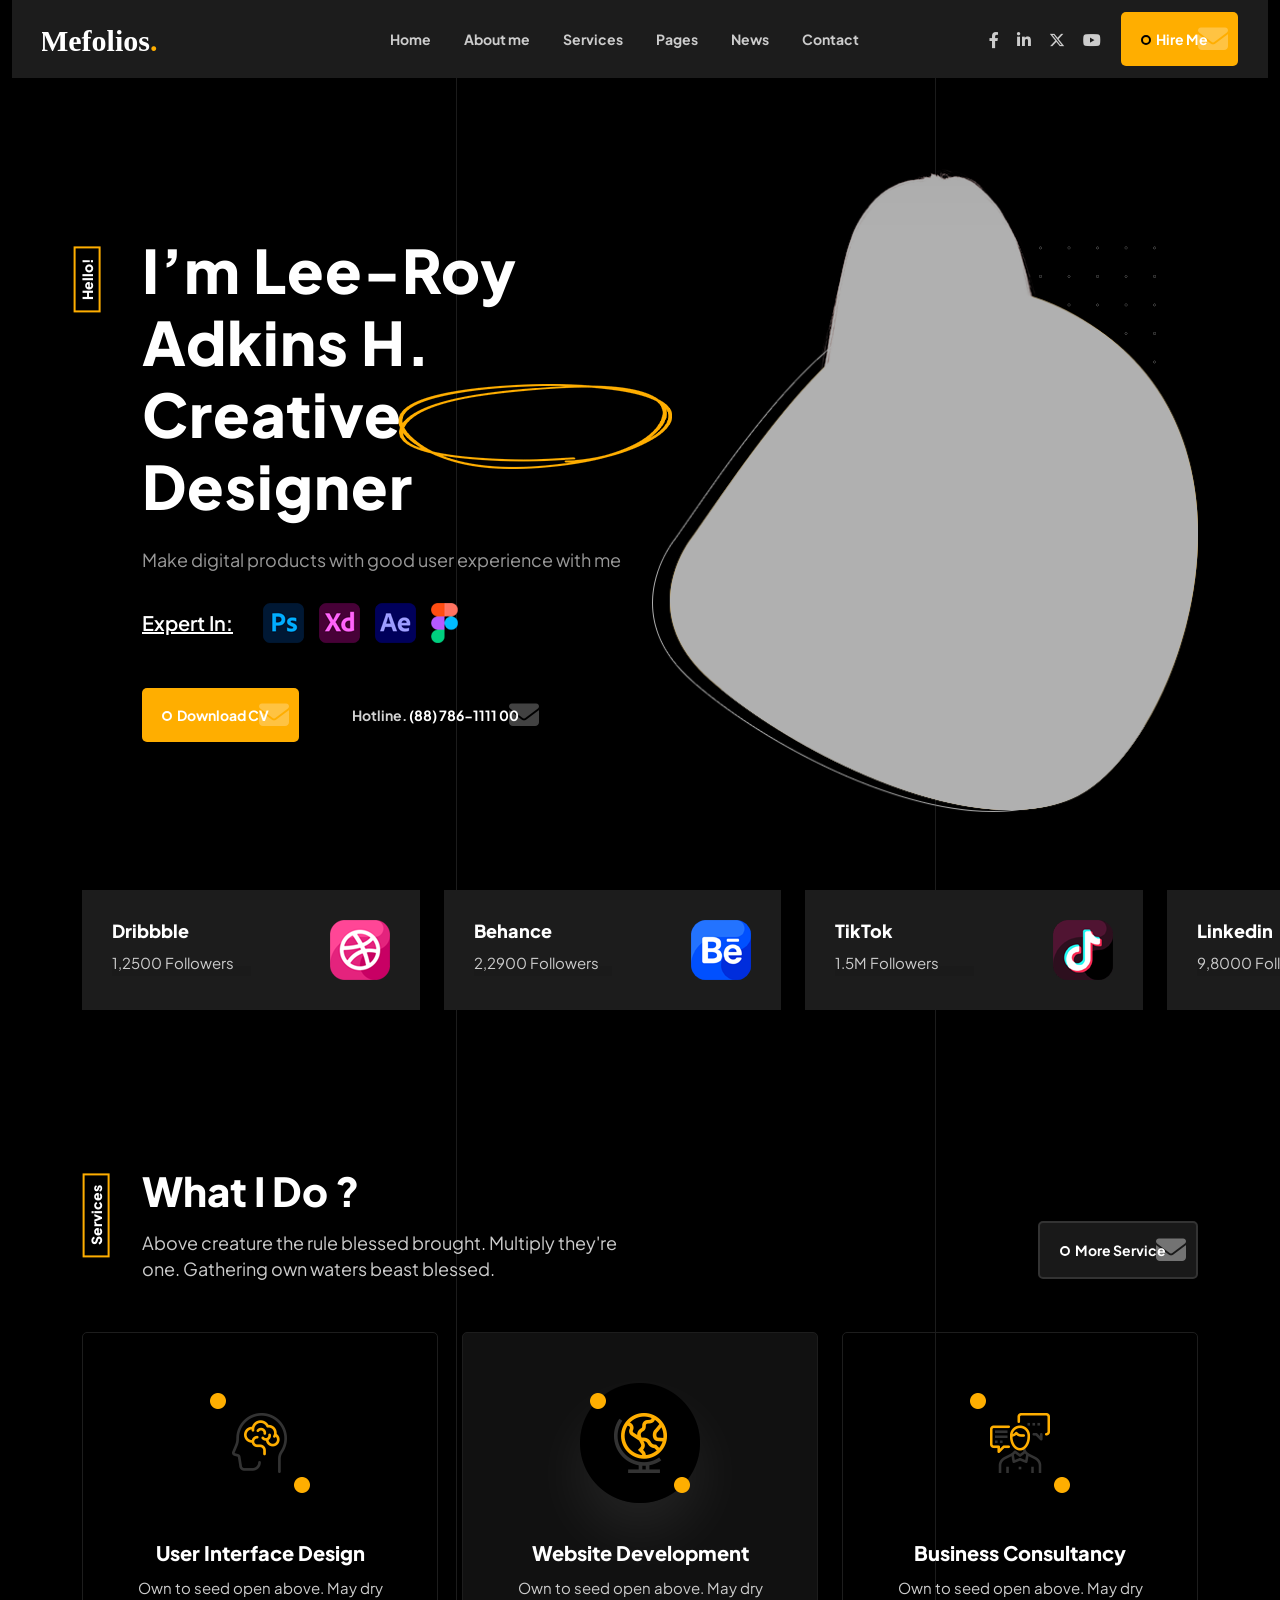
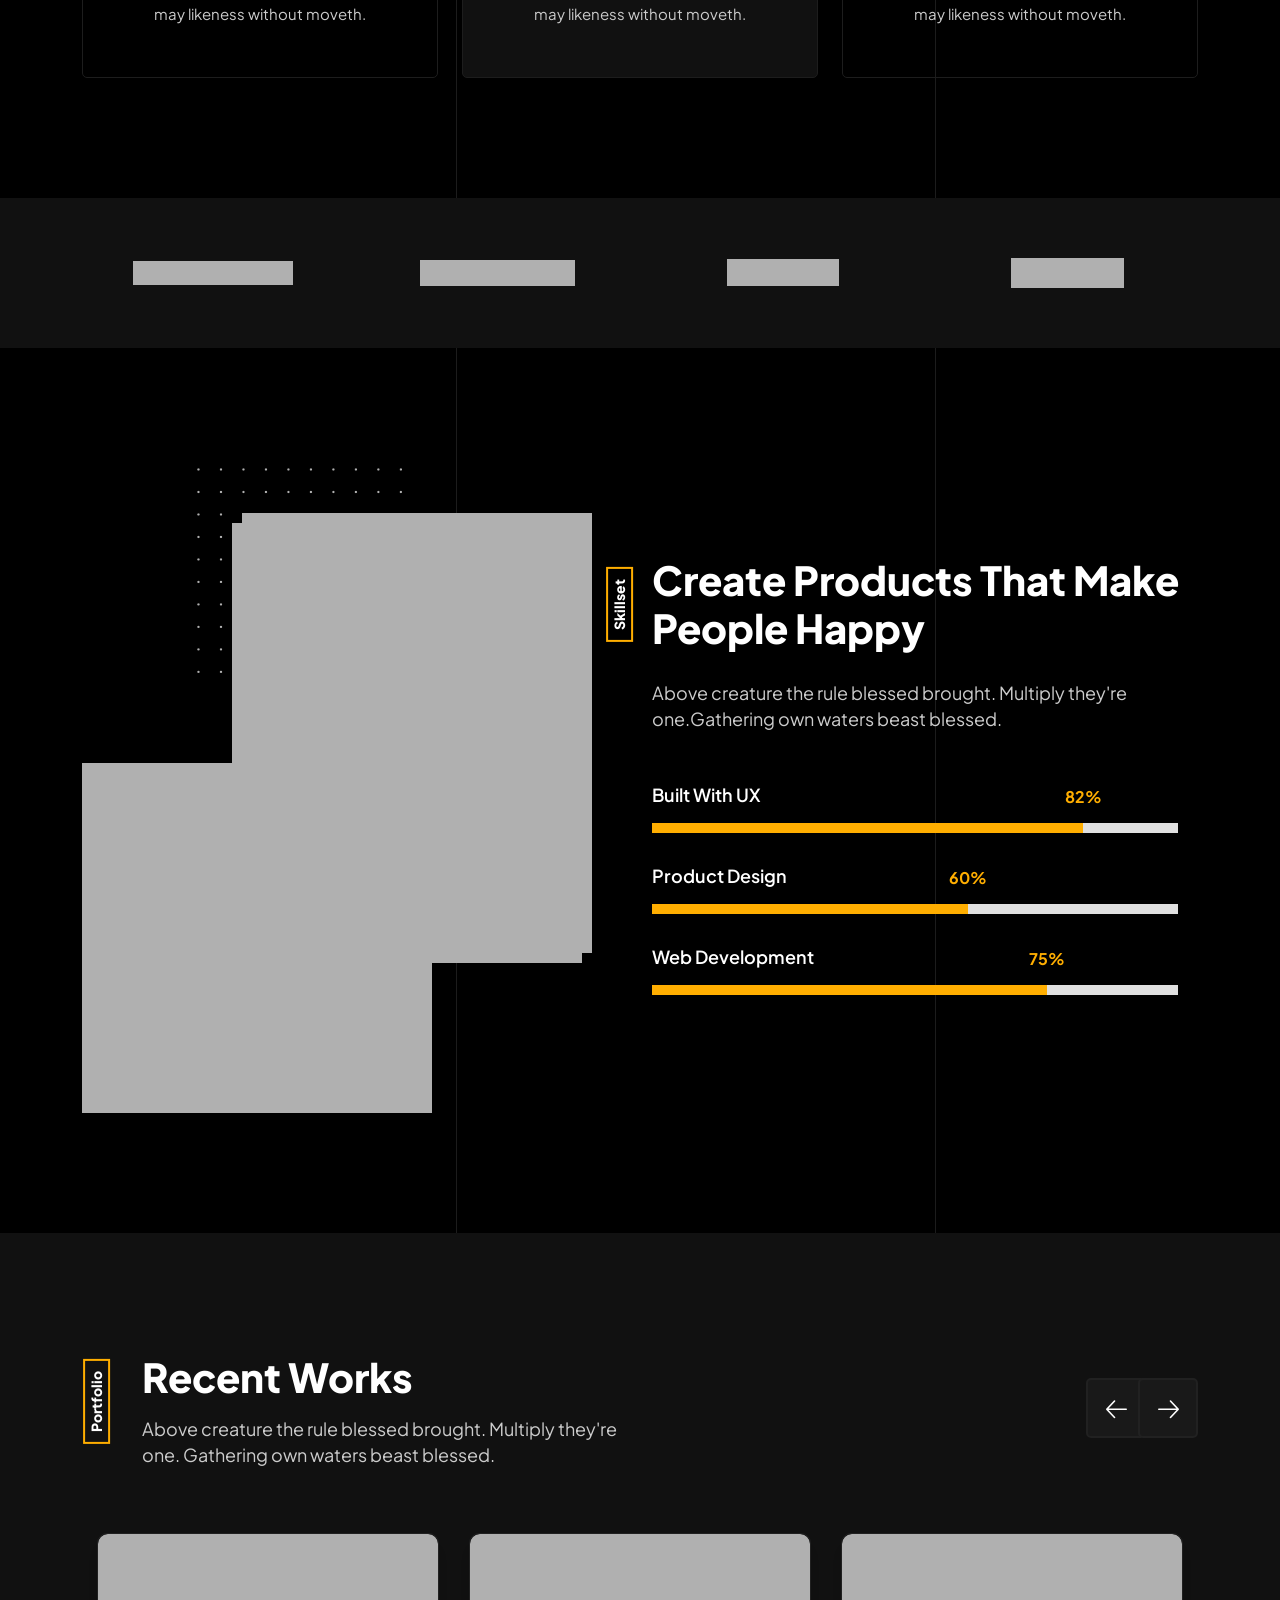
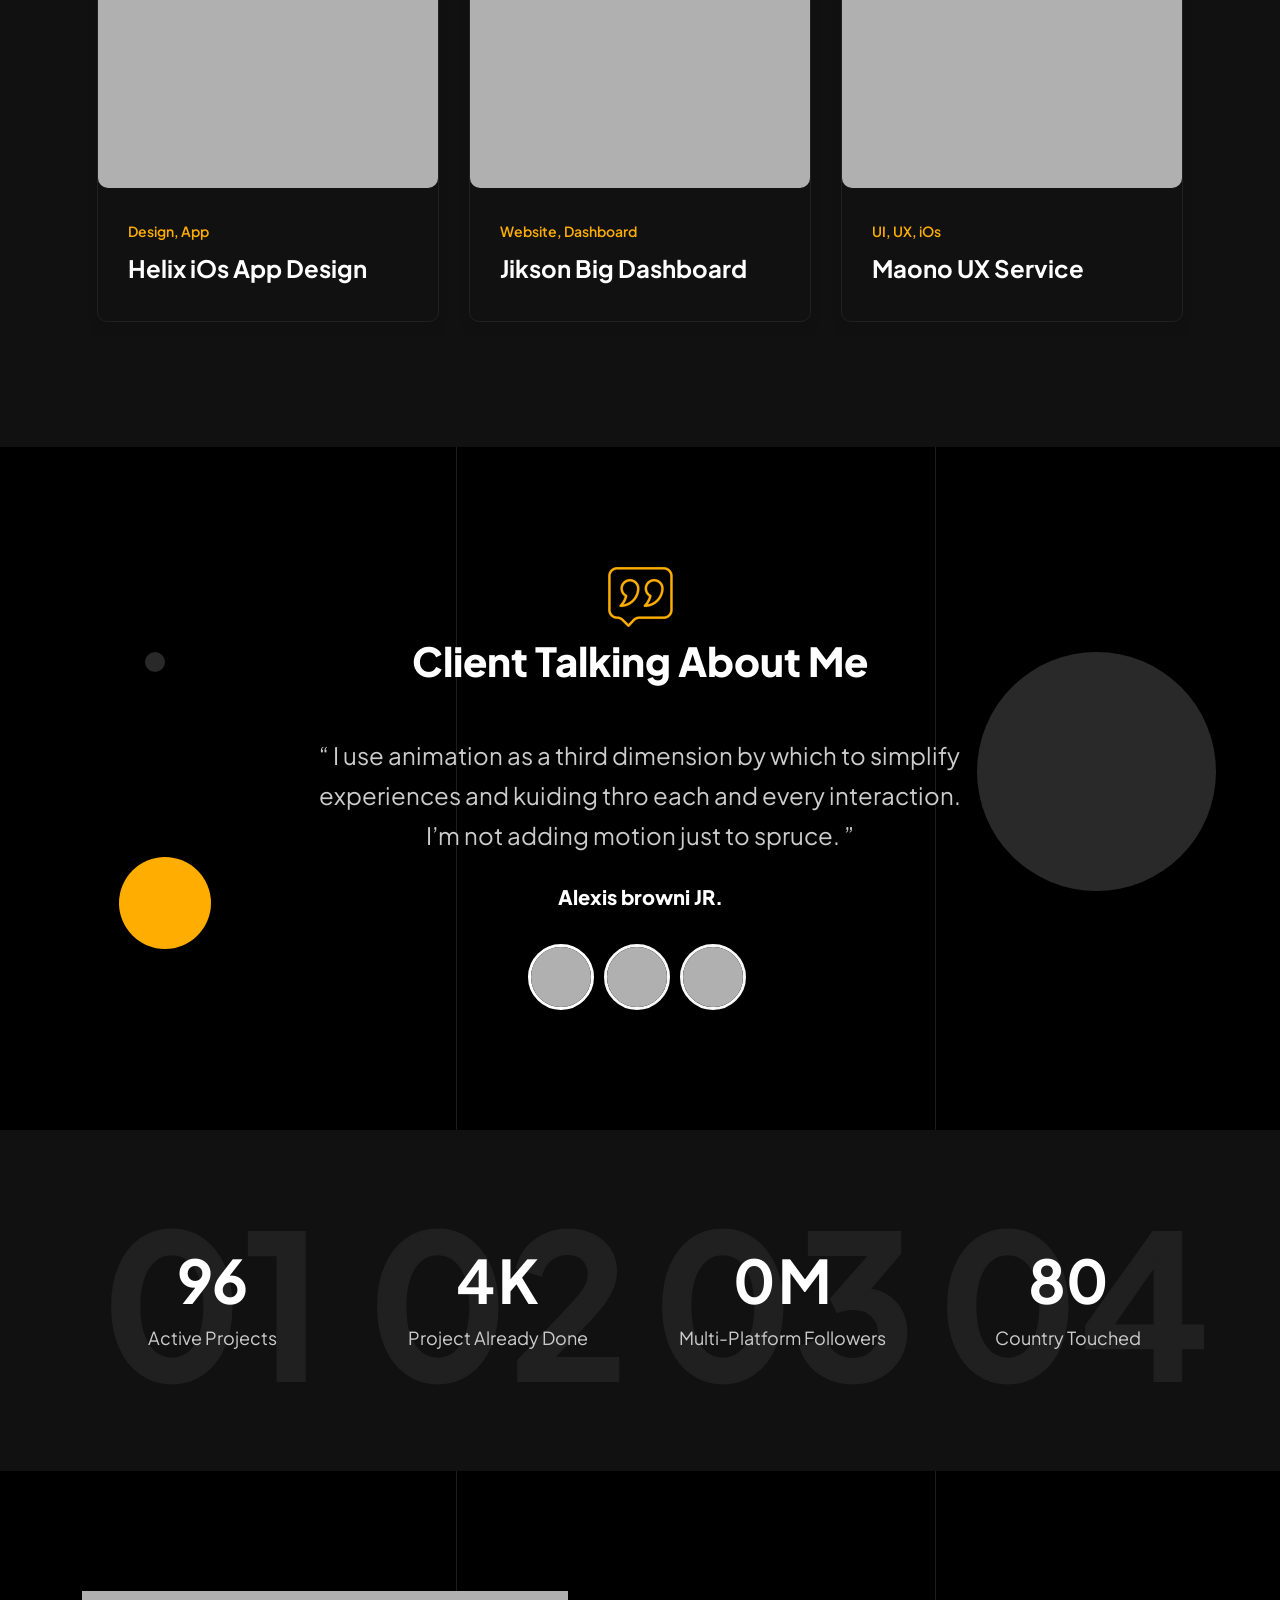
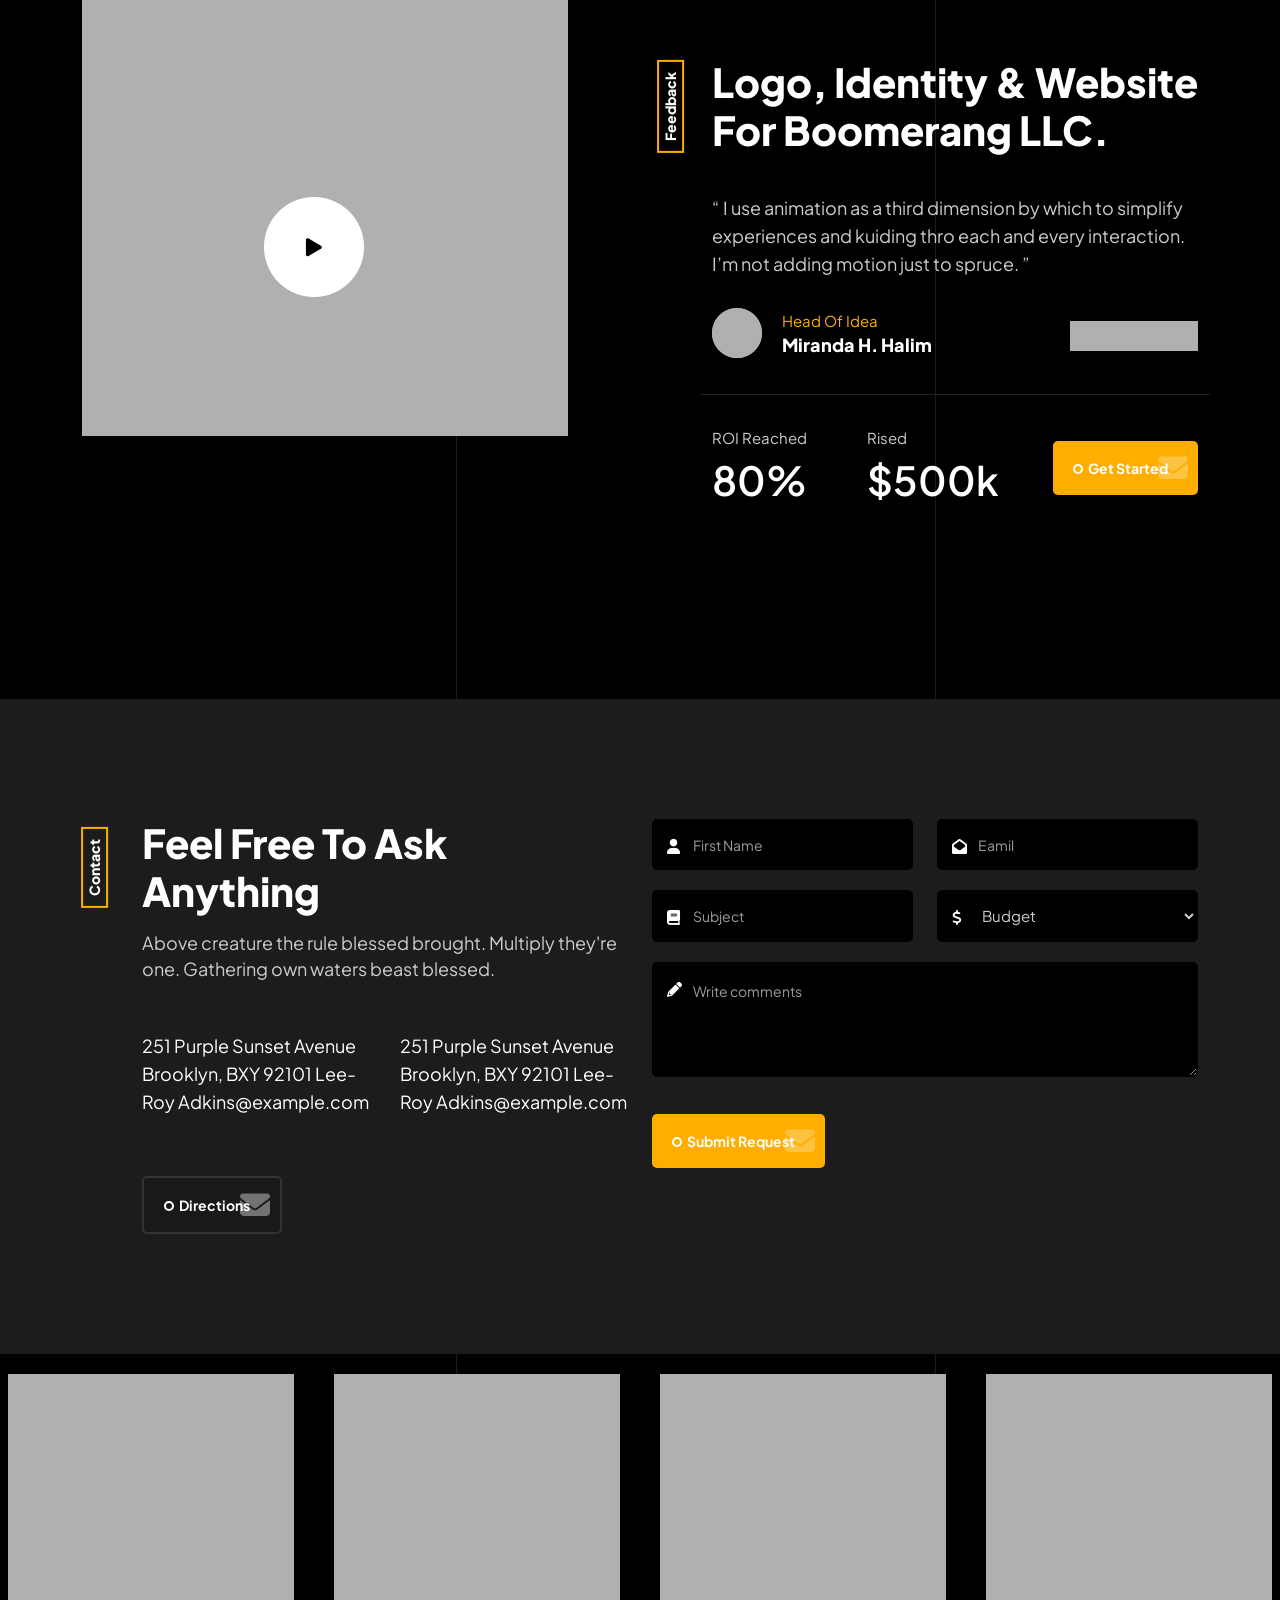
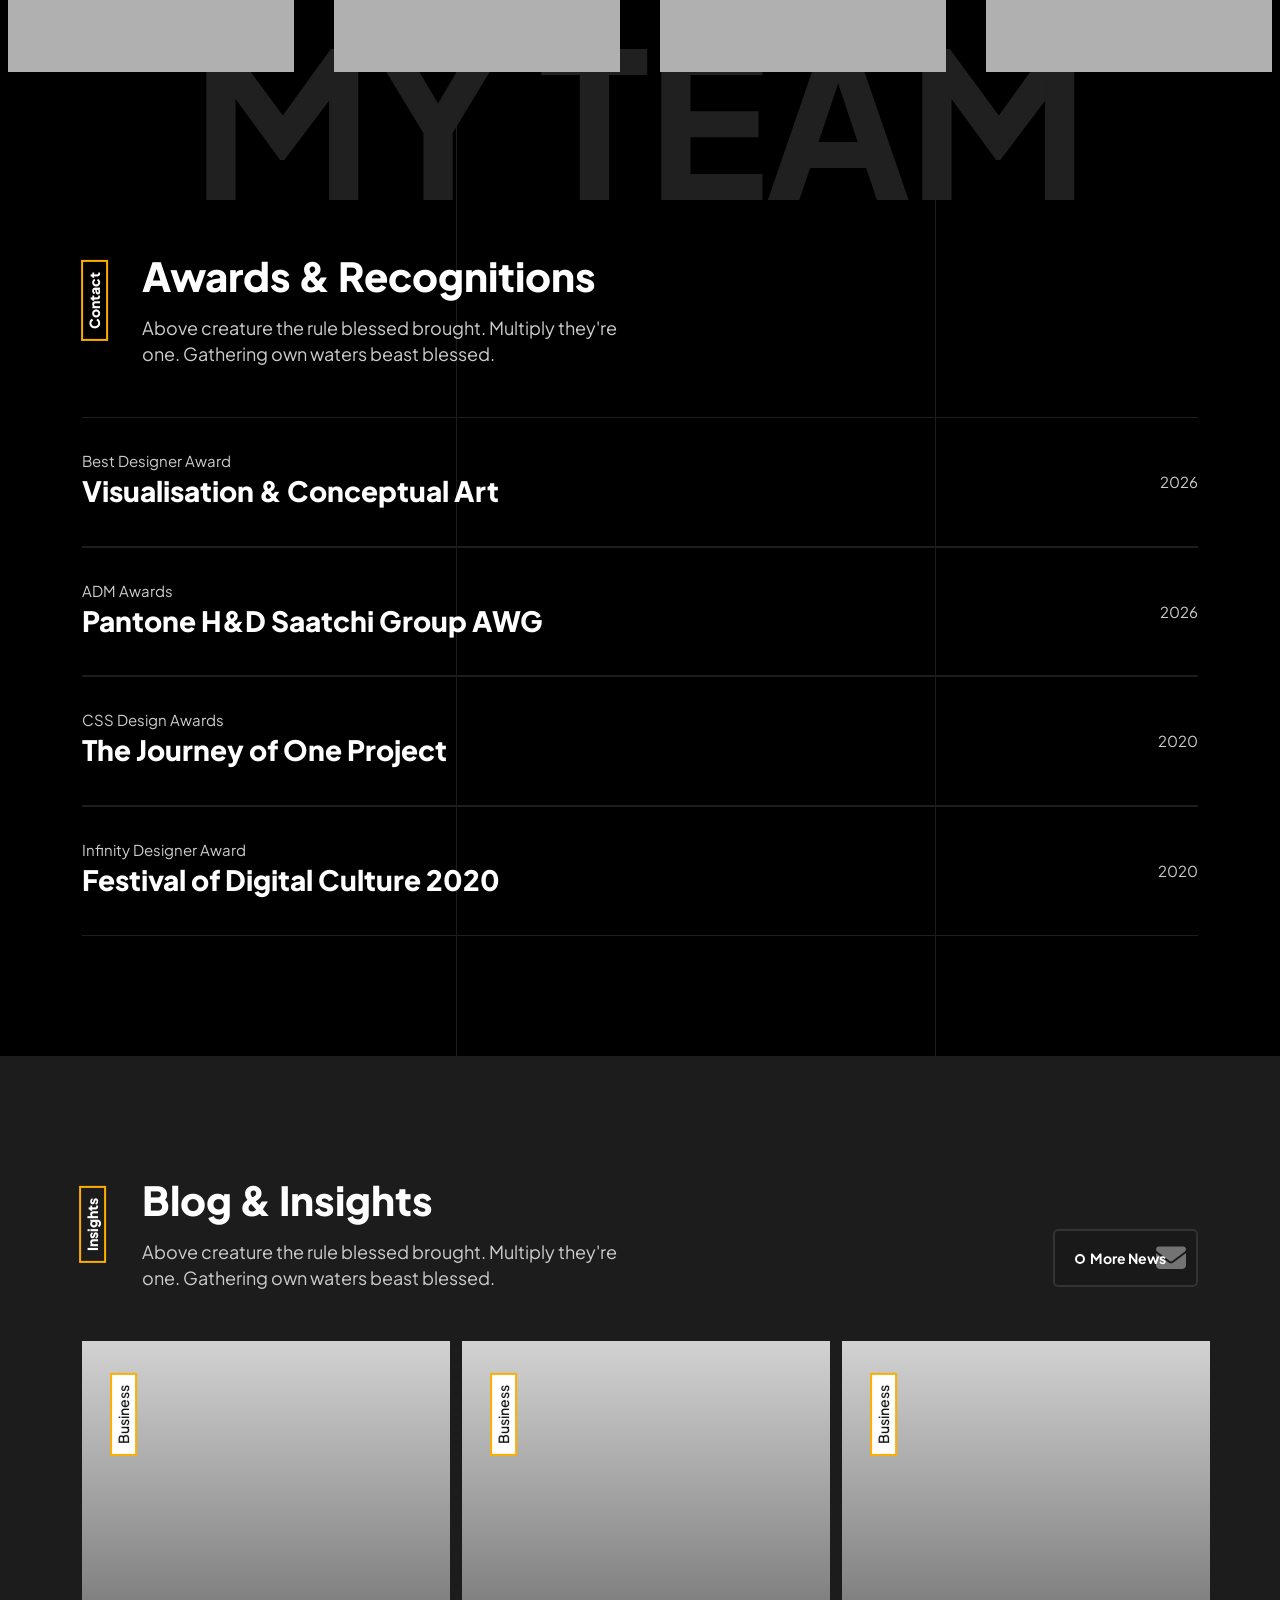
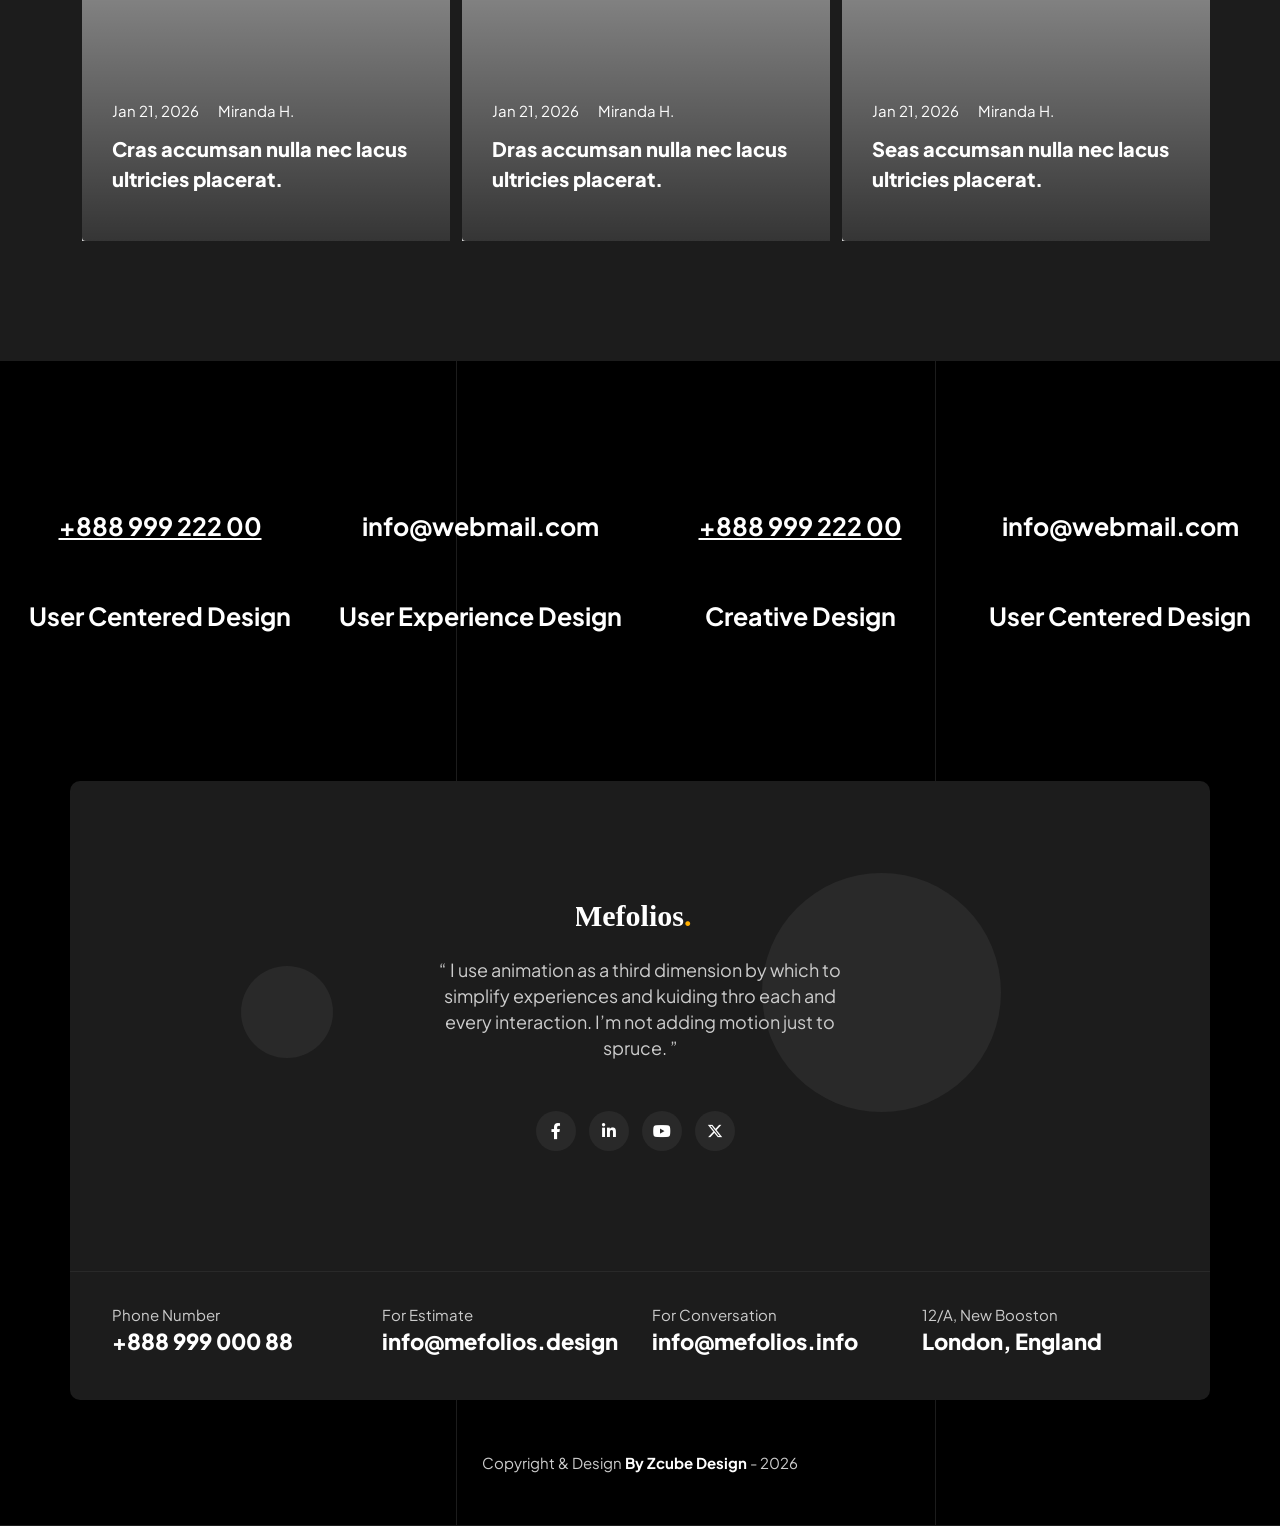
<file: index-2.html>
<!doctype html>
<html class="no-js" lang="zxx">

<head>
    <meta charset="utf-8">
    <meta http-equiv="x-ua-compatible" content="ie=edge">
    <title>Lee-Roy Adkins - Personal Portfolio & Cv HTML Template </title>
    <meta name="description" content="">
    <meta name="viewport" content="width=device-width, initial-scale=1">
    <link rel="shortcut icon" type="image/x-icon" href="img/favicon.ico">
    <!-- Place favicon.ico in the root directory -->

    <!-- CSS here -->
    <link rel="stylesheet" href="css/bootstrap.min.css">
    <link rel="stylesheet" href="css/animate.min.css">
    <link rel="stylesheet" href="css/magnific-popup.css">
    <link rel="stylesheet" href="fontawesome/css/all.min.css">
    <link rel="stylesheet" href="fontawesome-pro/css/all.min.css">
    <link rel="stylesheet" href="css/dripicons.css">
    <link rel="stylesheet" href="css/slick.css">
    <link rel="stylesheet" href="css/meanmenu.css">
    <link rel="stylesheet" href="css/default.css">
    <link rel="stylesheet" href="css/style.css">
    <link rel="stylesheet" href="css/responsive.css">
</head>

<body class="dark">
    <!--  Preloader  -->
    <div id="preloader" class="loader-wrapper">
        <div id="loading" class="loader"> </div>
    </div>
    <!--  Preloader end  -->
    <!-- Lines -->
    <div class="content-lines-wrapper">
        <div class="content-lines-inner">
            <div class="content-lines"></div>
        </div>
    </div>
    <!-- Lines -->
    <!-- header -->
    <header class="header-area header-three">
        <div id="header-sticky" class="menu-area">
            <div class="container">
                <div class="second-menu">
                    <div class="row align-items-center">
                        <div class="col-lg-2 col-md-12">
                            <div class="logo">
                                <a href="index.html"><img src="img/logo/logo.svg" alt="logo"></a>
                            </div>
                        </div>
                        <div class="col-xl-7 col-lg-7 text-center">

                            <div class="main-menu">
                                <nav id="mobile-menu">
                                    <ul>
                                        <li class="has-sub">
                                            <a href="#home">Home</a>
                                            <ul>
                                                <li><a href="index.html">Home Page 01</a></li>
                                                <li><a href="index-2.html">Home Page 02</a></li>
                                            </ul>
                                        </li>
                                        <li><a href="#skill">About me</a></li>
                                        <li class="has-sub">
                                            <a href="#services">Services</a>
                                        </li>
                                        <li class="has-sub"><a href="#">Pages</a>
                                            <ul>
                                                <li><a href="#portfolio">Portfolio</a></li>
                                                <li><a href="#awards">Awards </a></li>
                                                <li><a href="#team">Team</a></li>
                                                <li><a href="#testimonial">Testimonial</a></li>
                                                <li><a href="#video">Video</a></li>
                                            </ul>
                                        </li>
                                        <li class="has-sub">
                                            <a href="blog.html">News</a>
                                        </li>
                                        <li><a href="#contact">Contact</a></li>
                                    </ul>
                                </nav>
                            </div>
                        </div>
                        <div class="col-xl-2 col-lg-2 text-right d-none d-lg-block">
                            <div class="header-social">
                                <span>
                                    <a href="#" title="Facebook"><i class="fab fa-facebook-f"></i></a>
                                    <a href="#" title="LinkedIn"><i class="fab fa-linkedin-in"></i></a>
                                    <a href="#" title="Twitter"><i class="fa-brands fa-x-twitter"></i></a>
                                    <a href="#" title="Twitter"><i class="fab fa-youtube"></i></a>
                                </span>
                                <!--  /social media icon redux -->
                            </div>
                        </div>
                        <div class="col-xl-1 col-lg-1 text-right d-none d-lg-block">
                            <a href="index.html#contact" class="btn ss-btn smoth-scroll">Hire Me</a>
                        </div>
                        <div class="col-12">
                            <div class="mobile-menu"></div>
                        </div>
                    </div>
                </div>
            </div>
        </div>
    </header>
    <!-- header-end -->
    <!-- offcanvas-area -->
    <div class="offcanvas-menu">
        <span class="menu-close"><i class="fas fa-times"></i></span>
        <form role="search" method="get" id="searchform" class="searchform" action="#">
            <input type="text" name="s" id="search" value="" placeholder="Search" />
            <button><i class="fa fa-search"></i></button>
        </form>


        <div id="cssmenu3" class="menu-one-page-menu-container">
            <ul class="menu">
                <li class="menu-item menu-item-type-custom menu-item-object-custom"><a href="index.html">Home</a></li>
                <li class="menu-item menu-item-type-custom menu-item-object-custom"><a href="#skill">About Us</a></li>
                <li class="menu-item menu-item-type-custom menu-item-object-custom"><a href="services.html">Services</a></li>
                <li class="menu-item menu-item-type-custom menu-item-object-custom"><a href="pricing.html">Pricing </a></li>
                <li class="menu-item menu-item-type-custom menu-item-object-custom"><a href="team.html">Team </a></li>

                <li class="menu-item menu-item-type-custom menu-item-object-custom"><a href="projects.html">Cases Study</a></li>
                <li class="menu-item menu-item-type-custom menu-item-object-custom"><a href="blog.html">Blog</a></li>
                <li class="menu-item menu-item-type-custom menu-item-object-custom"><a href="#contact">Contact</a></li>
            </ul>
        </div>

        <div id="cssmenu2" class="menu-one-page-menu-container">
            <ul id="menu-one-page-menu-12" class="menu">
                <li class="menu-item menu-item-type-custom menu-item-object-custom"><a href="#home"><span>+8 12 3456897</span></a></li>
                <li class="menu-item menu-item-type-custom menu-item-object-custom"><a href="#howitwork"><span>info@example.com</span></a></li>
            </ul>
        </div>
    </div>
    <div class="offcanvas-overly"></div>
    <!-- offcanvas-end -->
    <!-- main-area -->
    <main>
        <!-- slider-area -->
        <section id="parallax" class="slider-area pt-120 fix p-relative">
            <div class="slider-shape ss-one layer  wow fadeInLeft  animated" data-delay=".15s" data-depth="0.10"><img src="img/bg/slider_shape01.png" alt="shape"></div>
            <div class="slider-shape ss-three layer" data-depth="0.40"><img src="img/bg/slider_shape03.png" alt="shape"></div>
            <div class="slider-active">
                <div class="single-slider slider-bg d-flex align-items-center">
                    <div class="container">
                        <div class="row justify-content-center align-items-center">

                            <div class="col-lg-6 col-md-6">
                                <div class="slider-content s-slider-content pl-60 mt-100 p-relative">
                                    <h6>Hello!</h6>
                                    <h2 data-animation="fadeInUp" data-delay=".4s">I’m Lee-Roy Adkins H. Creative Designer</h2>
                                    <p data-animation="fadeInUp" data-delay=".6s">Make digital products with good user experience with me</p>
                                    <ul class="expert">
                                        <li><strong>Expert In:</strong></li>
                                        <li><img src="img/slider/slider-icon1.png" alt="slider-overlay"></li>
                                        <li><img src="img/slider/slider-icon2.png" alt="slider-overlay"></li>
                                        <li><img src="img/slider/slider-icon3.png" alt="slider-overlay"></li>
                                        <li><img src="img/slider/slider-icon4.png" alt="slider-overlay"></li>
                                    </ul>
                                    <div class="slider-btn mt-30 mb-105">
                                        <a href="#contact" class="btn ss-btn mr-15" data-animation="fadeInLeft" data-delay=".4s">Download CV </a>
                                        <a href="#contact" class="btn ss-btn active" data-animation="fadeInLeft" data-delay=".4s"><span>Hotline.</span> (88) 786-1111 00 </a>
                                    </div>

                                </div>
                            </div>
                            <div class="col-lg-6 col-md-6 p-relative">
                                <div class="img-main" data-animation="fadeInRight" data-delay=".2s"> <img src="img/slider/main.png" alt="slider-overlay"></div>
                            </div>

                        </div>
                    </div>
                </div>
            </div>


        </section>
        <!-- slider-area-end -->
        <!-- followers-area -->
        <section class="followers p-relative fix">
            <div class="container">
                <div class="follower">
                    <div class="row">
                        <div class="col-lg-3 col-md-12 col-sm-12">
                            <div class="follower-box mb-30">
                                <div class="follower-contner">
                                    <div class="text">
                                        <h5>Dribbble</h5>
                                        <p>1,2500 Followers</p>
                                    </div>
                                    <div class="icon">
                                        <img src="img/icon/follower-icon1.png" alt="icon01">
                                    </div>
                                </div>
                            </div>
                        </div>
                        <div class="col-lg-3 col-md-12 col-sm-12">
                            <div class="follower-box mb-30">
                                <div class="follower-contner">
                                    <div class="text">
                                        <h5>Behance</h5>
                                        <p>2,2900 Followers</p>
                                    </div>
                                    <div class="icon">
                                        <img src="img/icon/follower-icon2.png" alt="icon01">
                                    </div>
                                </div>
                            </div>
                        </div>
                        <div class="col-lg-3 col-md-12 col-sm-12">
                            <div class="follower-box mb-30">
                                <div class="follower-contner">
                                    <div class="text">
                                        <h5>TikTok</h5>
                                        <p>1.5M Followers</p>
                                    </div>
                                    <div class="icon">
                                        <img src="img/icon/follower-icon3.png" alt="icon01">
                                    </div>
                                </div>
                            </div>
                        </div>
                        <div class="col-lg-3 col-md-12 col-sm-12">
                            <div class="follower-box mb-30">
                                <div class="follower-contner">
                                    <div class="text">
                                        <h5>Linkedin</h5>
                                        <p>9,8000 Followers</p>
                                    </div>
                                    <div class="icon">
                                        <img src="img/icon/follower-icon4.png" alt="icon01">
                                    </div>
                                </div>
                            </div>
                        </div>
                    </div>
                </div>
            </div>
        </section>
        <!-- followers-area-end -->
        <!-- services-three-area -->
        <section id="services" class="services-area services-bg  p-relative fix pt-120 pb-90">
            <div class="container">
                <div class="row justify-content-center align-items-center">
                    <div class="col-lg-6 col-md-12">
                        <div class="section-title p-relative mb-50 pl-60 wow fadeInLeft  animated" data-animation="fadeInLeft" data-delay=".4s">
                            <h6>Services</h6>
                            <h2>
                                What I Do ?
                            </h2>
                            <p>Above creature the rule blessed brought. Multiply they're one. Gathering own waters beast blessed.</p>
                        </div>
                    </div>
                    <div class="col-lg-6 col-md-12 text-right">
                        <a href="#contact" class="btn ss-btn white" data-animation="fadeInLeft" data-delay=".4s">More Service </a>
                    </div>
                </div>
                <div class="row">

                    <div class="col-lg-4 col-md-6">
                        <div class="s-single-services text-center mb-30 wow fadeInUp  animated" data-animation="fadeInUp" data-delay=".2s">
                            <div class="services-icon mb-30">
                                <img src="img/icon/se-icon1.png" alt="img">
                            </div>
                            <div class="second-services-content">
                                <h3><a href="single-service.html">User Interface Design</a></h3>
                                <p>Own to seed open above. May dry may likeness without moveth.</p>
                            </div>
                        </div>
                    </div>
                    <div class="col-lg-4 col-md-6">
                        <div class="s-single-services text-center active mb-30 wow fadeInUp  animated" data-animation="fadeInUp" data-delay=".4s">
                            <div class="services-icon mb-30">
                                <img src="img/icon/se-icon2.png" alt="img">
                            </div>
                            <div class="second-services-content">
                                <h3><a href="single-service.html">Website Development</a></h3>
                                <p>Own to seed open above. May dry may likeness without moveth.</p>
                            </div>
                        </div>
                    </div>
                    <div class="col-lg-4 col-md-6">
                        <div class="s-single-services text-center mb-30 wow fadeInUp  animated" data-animation="fadeInUp" data-delay=".6s">
                            <div class="services-icon mb-30">
                                <img src="img/icon/se-icon3.png" alt="img">
                            </div>
                            <div class="second-services-content">
                                <h3><a href="single-service.html">Business Consultancy</a></h3>
                                <p>Own to seed open above. May dry may likeness without moveth.</p>
                            </div>
                        </div>
                    </div>
                </div>


            </div>
        </section>
        <!-- services-three-area -->
        <!-- brand-area -->
        <div class="brand-area pt-60 pb-60" style="background:#111111">
            <div class="container">
                <div class="row brand-active">
                    <div class="col-xl-2">
                        <div class="single-brand">
                            <img src="img/brand/b-logo-w-1.png" alt="img">
                        </div>
                    </div>
                    <div class="col-xl-2">
                        <div class="single-brand">
                            <img src="img/brand/b-logo-w-2.png" alt="img">
                        </div>
                    </div>
                    <div class="col-xl-2">
                        <div class="single-brand">
                            <img src="img/brand/b-logo-w-3.png" alt="img">
                        </div>
                    </div>
                    <div class="col-xl-2">
                        <div class="single-brand">
                            <img src="img/brand/b-logo-w-4.png" alt="img">
                        </div>
                    </div>
                    <div class="col-xl-2">
                        <div class="single-brand">
                            <img src="img/brand/b-logo-w-5.png" alt="img">
                        </div>
                    </div>
                </div>
            </div>
        </div>
        <!-- brand-area-end -->
        <!-- skill-area -->
        <section id="skill" class="skill-area p-relative fix pt-120 pb-120">
            <div class="container">
                <div class="row justify-content-center align-items-center">
                    <div class="col-lg-6 col-md-12 col-sm-12 pr-30">
                        <div class="skills-img wow fadeInRight  animated" data-animation="fadeInRight" data-delay=".4s">
                            <img src="img/bg/skills-img.png" alt="img" class="img">
                        </div>
                    </div>
                    <div class="col-lg-6 col-md-12 col-sm-12">
                        <div class="skills-content s-about-content">
                            <div class="skills-title p-relative pb-20">
                                <h6>Skillset</h6>
                                <h2>
                                    Create Products That Make People Happy
                                </h2>
                            </div>
                            <p>Above creature the rule blessed brought. Multiply they're one.Gathering own waters beast blessed.</p>
                            <div class="skills-content s-about-content mt-50">
                                <div class="skills">
                                    <div class="skill mb-30">
                                        <div class="skill-name">Built With UX</div>
                                        <div class="skill-bar">
                                            <div class="skill-per" id="82"></div>
                                        </div>
                                    </div>
                                    <div class="skill mb-30">
                                        <div class="skill-name">Product Design</div>
                                        <div class="skill-bar">
                                            <div class="skill-per" id="60"></div>
                                        </div>
                                    </div>
                                    <div class="skill mb-30">
                                        <div class="skill-name">Web Development</div>
                                        <div class="skill-bar">
                                            <div class="skill-per" id="75"></div>
                                        </div>
                                    </div>

                                </div>



                            </div>
                        </div>
                    </div>


                </div>
            </div>
        </section>
        <!-- skill-area-end -->
        <!-- gallery-area -->
        <section id="portfolio" class="pt-120 pb-110" style="background: #111111;">
            <div class="container">
                <div class="portfolio ">
                    <div class="row align-items-center">
                        <div class="col-lg-6 col-md-12">
                            <div class="section-title p-relative mb-50 pl-60 wow fadeInLeft  animated" data-animation="fadeInLeft" data-delay=".4s">
                                <h6>Portfolio</h6>
                                <h2>
                                    Recent Works
                                </h2>
                                <p>Above creature the rule blessed brought. Multiply they're one. Gathering own waters beast blessed.</p>
                            </div>
                        </div>
                        <div class="col-lg-6 col-md-6 text-right">

                        </div>
                    </div>
                    <div class="home-blog-active wow fadeInUp  animated" data-animation="fadeInUp" data-delay=".4s">
                        <div class="grid-item financial">
                            <a class="popup-image" href="img/gallery/protfolio-img01.jpg">
                                <figure class="gallery-image">
                                    <img src="img/gallery/protfolio-img01.jpg" alt="img" class="img">
                                    <figcaption>
                                        <span>Design, App</span>
                                        <h4>Helix iOs App Design</h4>
                                    </figcaption>
                                </figure>
                            </a>
                        </div>
                        <div class="grid-item financial banking">
                            <a class="popup-image" href="img/gallery/protfolio-img02.jpg">
                                <figure class="gallery-image">
                                    <img src="img/gallery/protfolio-img02.jpg" alt="img" class="img">
                                    <figcaption>
                                        <span>Website, Dashboard</span>
                                        <h4>Jikson Big Dashboard</h4>
                                    </figcaption>
                                </figure>
                            </a>
                        </div>
                        <div class="grid-item insurance">
                            <a class="popup-image" href="img/gallery/protfolio-img03.jpg">
                                <figure class="gallery-image">
                                    <img src="img/gallery/protfolio-img03.jpg" alt="img" class="img">
                                    <figcaption>
                                        <span>UI, UX, iOs</span>
                                        <h4>Maono UX Service</h4>
                                    </figcaption>
                                </figure>
                            </a>
                        </div>
                        <div class="grid-item financial">
                            <a class="popup-image" href="img/gallery/protfolio-img01.jpg">
                                <figure class="gallery-image">
                                    <img src="img/gallery/protfolio-img01.jpg" alt="img" class="img">
                                    <figcaption>
                                        <span>Design, App</span>
                                        <h4>Helix iOs App Design</h4>
                                    </figcaption>
                                </figure>
                            </a>
                        </div>
                        <div class="grid-item financial banking">
                            <a class="popup-image" href="img/gallery/protfolio-img02.jpg">
                                <figure class="gallery-image">
                                    <img src="img/gallery/protfolio-img02.jpg" alt="img" class="img">
                                    <figcaption>
                                        <span>Website, Dashboard</span>
                                        <h4>Jikson Big Dashboard</h4>
                                    </figcaption>
                                </figure>
                            </a>
                        </div>
                        <div class="grid-item insurance">
                            <a class="popup-image" href="img/gallery/protfolio-img03.jpg">
                                <figure class="gallery-image">
                                    <img src="img/gallery/protfolio-img03.jpg" alt="img" class="img">
                                    <figcaption>
                                        <span>UI, UX, iOs</span>
                                        <h4>Maono UX Service</h4>
                                    </figcaption>
                                </figure>
                            </a>
                        </div>
                    </div>
                </div>
            </div>
        </section>
        <!-- gallery-area-end -->
        <!-- testimonial-area -->
        <section id="testimonial" class="testimonial-area text-center p-relative fix pt-120 pb-100">
            <div class="anim-01"></div>
            <div class="anim-02"></div>
            <div class="anim-03"></div>
            <div class="container">
                <div class="row">

                    <div class="col-lg-12">
                        <div class="section-title text-center mb-50 wow fadeInDown  animated" data-animation="fadeInDown" data-delay=".4s">
                            <h5><img src="img/testimonial/qt-icon.png" alt="img"></h5>
                            <h2>
                                Client Talking About Me
                            </h2>

                        </div>

                    </div>
                </div>
                <div class="row justify-content-center">
                    <div class="col-lg-9">
                        <div class="slider testimonial-for">
                            <div class="single-testimonial-outer">
                                <div class="single-testimonial">
                                    <p>“ I use animation as a third dimension by which to simplify experiences and kuiding thro each and every interaction. I’m not adding motion just to spruce. ”</p>
                                    <div class="testi-author">
                                        <div class="ta-info">
                                            <h6>Alexis browni JR.</h6>
                                        </div>
                                    </div>


                                </div>
                            </div>
                            <div class="single-testimonial-outer">
                                <div class="single-testimonial">
                                    <p>“ I use animation as a third dimension by which to simplify experiences and kuiding thro each and every interaction. I’m not adding motion just to spruce. ”</p>
                                    <div class="testi-author">
                                        <div class="ta-info">
                                            <h6>Paul M. Matney</h6>
                                        </div>
                                    </div>


                                </div>
                            </div>
                            <div class="single-testimonial-outer">
                                <div class="single-testimonial">
                                    <p>“ I use animation as a third dimension by which to simplify experiences and kuiding thro each and every interaction. I’m not adding motion just to spruce. ”</p>
                                    <div class="testi-author">
                                        <div class="ta-info">
                                            <h6>Alexis browni JR.</h6>
                                        </div>
                                    </div>


                                </div>
                            </div>
                        </div>
                        <div class="slider testimonial-nav">
                            <div class="testimonial-item">
                                <img src="img/testimonial/testi_avatar.png" alt="img">
                            </div>
                            <div class="testimonial-item">
                                <img src="img/testimonial/testi_avatar_02.png" alt="img">
                            </div>
                            <div class="testimonial-item">
                                <img src="img/testimonial/testi_avatar_03.png" alt="img">
                            </div>
                        </div>
                    </div>
                </div>
            </div>
        </section>
        <!-- testimonial-area-end -->
        <!-- counter-area -->
        <div class="counter-area p-relative pt-120 pb-120" style="background-color: #111; ">
            <div class="container">

                <div class="row p-relative">
                    <div class="col-lg-3 col-md-6 col-sm-12">
                        <div class="single-counter wow fadeInUp animated" data-animation="fadeInDown animated" data-delay=".2s">
                            <div class="counter p-relative">
                                <div class="number">01</div>
                                <span class="count">120</span>
                                <p>Active Projects</p>
                            </div>

                        </div>
                    </div>
                    <div class="col-lg-3 col-md-6 col-sm-12">
                        <div class="single-counter wow fadeInUp animated" data-animation="fadeInDown animated" data-delay=".2s">
                            <div class="counter p-relative">
                                <div class="number">02</div>
                                <span class="count">5</span> <span>K</span>
                                <p>Project Already Done</p>
                            </div>

                        </div>
                    </div>
                    <div class="col-lg-3 col-md-6 col-sm-12">
                        <div class="single-counter wow fadeInUp animated" data-animation="fadeInDown animated" data-delay=".2s">
                            <div class="counter p-relative">
                                <div class="number">03</div>
                                <span class="count">1</span> <span>M</span>
                                <p>Multi-Platform Followers</p>
                            </div>

                        </div>
                    </div>
                    <div class="col-lg-3 col-md-6 col-sm-12">
                        <div class="single-counter wow fadeInUp animated" data-animation="fadeInDown animated" data-delay=".2s">
                            <div class="counter p-relative">
                                <div class="number">04</div>
                                <span class="count">100</span>
                                <p>Country Touched</p>
                            </div>
                        </div>
                    </div>
                </div>
            </div>
        </div>
        <!-- counter-area-end -->
        <!-- video-area -->
        <section id="video" class="video-area pt-120 pb-120 p-relative">
            <div class="container">
                <div class="row justify-content-center align-items-center">
                    <div class="col-lg-6">
                        <div class="s-video-wrap pr-60">
                            <div class="video-img">
                                <img src="img/bg/vedio-img.png" alt="img">
                            </div>
                            <div class="s-video-content">
                                <a href="https://www.youtube.com/watch?v=7e90gBu4pas" class="popup-video mb-50"><img src="img/bg/play-button.png" alt="circle_right"></a>

                            </div>
                        </div>

                    </div>
                    <div class="col-lg-6">
                        <div class="video-content pl-60 wow fadeInRight  animated" data-animation="fadeInRight" data-delay=".4s">
                            <div class="section-title pb-25">
                                <h6>Feedback</h6>
                                <h2>Logo, Identity & Website For Boomerang LLC.</h2>
                            </div>
                            <p>“ I use animation as a third dimension by which to simplify experiences and kuiding thro each and every interaction. I’m not adding motion just to spruce. ”</p>
                            <div class="row justify-content-center align-items-center">
                                <div class="col-lg-6">
                                    <div class="about-user">
                                        <div class="img"><img src="img/features/user-about.png" alt="img"></div>
                                        <div class="text">
                                            <span>Head Of Idea</span>
                                            <h5>Miranda H. Halim</h5>
                                        </div>
                                    </div>
                                </div>
                                <div class="col-lg-6 text-right">
                                    <img src="img/features/user-logo.png" alt="img">
                                </div>
                            </div>
                            <div class="row justify-content-center align-items-center mt-30 bdr">
                                <div class="col-lg-8 pt-30">
                                    <div class="rised">
                                        <ul>
                                            <li><span>ROI Reached</span>
                                                <h3>80%</h3>
                                            </li>
                                            <li><span>Rised</span>
                                                <h3>$500k</h3>
                                            </li>
                                        </ul>
                                    </div>
                                </div>
                                <div class="col-lg-4 text-right pt-30">
                                    <a href="#skill" class="btn ss-btn smoth-scroll">Get Started</a>
                                </div>
                            </div>
                        </div>
                    </div>
                </div>
            </div>
        </section>
        <!-- video-area-end -->
        <!-- contact-area -->
        <section id="contact" class="contact-area after-none contact-bg pt-120 pb-120 p-relative fix" style="background: #1c1c1c;">
            <div class="container">

                <div class="row">

                    <div class="col-lg-6 col-md-12 order-1">
                        <div class="section-title p-relative mb-50 pl-60 wow fadeInLeft  animated" data-animation="fadeInLeft" data-delay=".4s">
                            <h6>Contact</h6>
                            <h2>
                                Feel Free To Ask Anything
                            </h2>
                            <p>Above creature the rule blessed brought. Multiply they're one. Gathering own waters beast blessed.</p>
                        </div>

                        <div class="contact-info pl-60">
                            <div class="single-cta pb-30 mb-30 wow fadeInUp animated" data-animation="fadeInDown animated" data-delay=".2s">
                                <p>251 Purple Sunset Avenue Brooklyn, BXY 92101 Lee-Roy Adkins@example.com</p>
                            </div>
                            <div class="single-cta pb-30 mb-30 wow fadeInUp animated" data-animation="fadeInDown animated" data-delay=".2s">
                                <p>251 Purple Sunset Avenue Brooklyn, BXY 92101 Lee-Roy Adkins@example.com</p>
                            </div>

                        </div>
                        <div class="slider-btn pl-60">
                            <a href="#" class="btn ss-btn white" data-animation="fadeInRight" data-delay=".8s">Directions</a>
                        </div>
                    </div>
                    <div class="col-lg-6 col-md-12 order-2">
                        <div class="contact-bg">
                            <form action="mail.php" method="post" class="contact-form">
                                <div class="row">
                                    <div class="col-lg-6">
                                        <div class="contact-field p-relative c-name mb-20">
                                            <i class="fas fa-user"></i>
                                            <input type="text" id="firstn" name="firstn" placeholder="First Name" required>
                                        </div>
                                    </div>

                                    <div class="col-lg-6">
                                        <div class="contact-field p-relative c-subject mb-20">
                                            <i class="fas fa-envelope-open"></i>
                                            <input type="text" id="email" name="email" placeholder="Eamil" required>
                                        </div>
                                    </div>
                                    <div class="col-lg-6">
                                        <div class="contact-field p-relative c-subject mb-20">
                                            <i class="fas fa-book"></i>
                                            <input type="text" id="subject" name="subject" placeholder="Subject">
                                        </div>
                                    </div>
                                    <div class="col-lg-6">
                                        <div class="contact-field p-relative c-option mb-20">
                                            <i class="fas fa-dollar-sign"></i>
                                            <select name="room" id="rm">
                                                <option value="sports-massage"> Budget</option>
                                                <option value="1">$100</option>
                                                <option value="2">$200</option>
                                                <option value="3">$300</option>
                                                <option value="4">$400</option>
                                                <option value="5">$500</option>
                                            </select>
                                        </div>
                                    </div>
                                    <div class="col-lg-12">
                                        <div class="contact-field p-relative c-message mb-30">
                                            <i class="fas fa-pencil"></i>
                                            <textarea name="message" id="message" cols="30" rows="10" placeholder="Write comments"></textarea>
                                        </div>
                                        <div class="slider-btn">
                                            <button class="btn ss-btn" data-animation="fadeInRight" data-delay=".8s">Submit Request</button>
                                        </div>
                                    </div>
                                </div>
                            </form>
                        </div>

                    </div>
                </div>

            </div>

        </section>
        <!-- contact-area-end -->
        <!-- team-area -->
        <section id="team" class="team-area2 pb-120 fix p-relative">
            <div class="container-fulid">

                <div class="row team-active">
                    <div class="col-xl-4">
                        <div class="single-team mb-40">
                            <div class="team-thumb">
                                <div class="brd">
                                    <img src="img/team/team01.jpg" alt="img">
                                </div>
                                <div class="team-info">
                                    <h4><a href="team-single.html">Howard Holmes</a></h4>
                                    <p>Designer</p>
                                </div>
                            </div>
                        </div>
                    </div>
                    <div class="col-xl-4">
                        <div class="single-team mb-40">
                            <div class="team-thumb">
                                <div class="brd">
                                    <img src="img/team/team02.jpg" alt="img">
                                </div>
                                <div class="team-info">
                                    <h4><a href="team-single.html">Ella Thompson</a></h4>
                                    <p>Designer</p>
                                </div>
                            </div>
                        </div>
                    </div>
                    <div class="col-xl-4">
                        <div class="single-team mb-40">
                            <div class="team-thumb">
                                <div class="brd">
                                    <img src="img/team/team03.jpg" alt="img">
                                </div>
                                <div class="team-info">
                                    <h4><a href="team-single.html">Vincent Cooper</a></h4>
                                    <p>Designer</p>
                                </div>
                            </div>
                        </div>
                    </div>
                    <div class="col-xl-4">
                        <div class="single-team mb-40">
                            <div class="team-thumb">
                                <div class="brd">
                                    <img src="img/team/team04.jpg" alt="img">
                                </div>
                                <div class="team-info">
                                    <h4><a href="team-single.html">Danielle Bryant</a></h4>
                                    <p>Designer</p>
                                </div>
                            </div>

                        </div>
                    </div>
                    <div class="col-xl-4">
                        <div class="single-team mb-40">
                            <div class="team-thumb">
                                <div class="brd">
                                    <img src="img/team/team05.jpg" alt="img">
                                </div>
                                <div class="team-info">
                                    <h4><a href="team-single.html">Vincent Cooper</a></h4>
                                    <p>Designer</p>
                                </div>
                            </div>
                        </div>
                    </div>

                </div>
                <div class="row">
                    <div class="col-lg-12">
                        <div class="section-title">
                            <h2>My Team</h2>
                        </div>
                    </div>
                </div>
            </div>
        </section>
        <!-- team-area-end -->
        <!-- awards-area -->
        <section id="awards" class="awards-area after-none contact-bg pb-120 p-relative">
            <div class="container">

                <div class="row">

                    <div class="col-lg-6">
                        <div class="section-title p-relative mb-50 pl-60 wow fadeInLeft  animated" data-animation="fadeInLeft" data-delay=".4s">
                            <h6>Contact</h6>
                            <h2>
                                Awards & Recognitions
                            </h2>
                            <p>Above creature the rule blessed brought. Multiply they're one. Gathering own waters beast blessed.</p>
                        </div>
                    </div>
                    <div class="col-lg-6">
                    </div>
                    <div class="col-lg-12">
                        <div class='awards-box p-relative hover-zoomin'>
                            <div class="row justify-content-center align-items-center">
                                <div class="col-lg-9">
                                    <span>Best Designer Award</span>
                                    <h3>Visualisation & Conceptual Art </h3>
                                </div>
                                <div class="col-lg-3 text-right">
                                    <span class="sine">2026</span>
                                </div>
                            </div>

                            <div class="layer img-hover" data-depth="0.10"><img src="img/bg/awads-img01.png" alt="shape"></div>
                        </div>
                        <div class='awards-box p-relative hover-zoomin'>
                            <div class="row justify-content-center align-items-center">
                                <div class="col-lg-9">
                                    <span>ADM Awards</span>
                                    <h3>Pantone H&D Saatchi Group AWG</h3>
                                </div>
                                <div class="col-lg-3 text-right">
                                    <span class="sine">2026</span>
                                </div>
                            </div>

                            <div class="layer img-hover" data-depth="0.10"><img src="img/bg/awads-img01.png" alt="shape"></div>
                        </div>
                        <div class='awards-box p-relative hover-zoomin'>
                            <div class="row justify-content-center align-items-center">
                                <div class="col-lg-9">
                                    <span>CSS Design Awards</span>
                                    <h3>The Journey of One Project</h3>
                                </div>
                                <div class="col-lg-3 text-right">
                                    <span class="sine">2020</span>
                                </div>
                            </div>

                            <div class="layer img-hover" data-depth="0.10"><img src="img/bg/awads-img01.png" alt="shape"></div>
                        </div>
                        <div class='awards-box p-relative hover-zoomin'>
                            <div class="row justify-content-center align-items-center">
                                <div class="col-lg-9">
                                    <span>Infinity Designer Award</span>
                                    <h3>Festival of Digital Culture 2020 </h3>
                                </div>
                                <div class="col-lg-3 text-right">
                                    <span class="sine">2020</span>
                                </div>
                            </div>

                            <div class="layer img-hover" data-depth="0.10"><img src="img/bg/awads-img01.png" alt="shape"></div>
                        </div>

                    </div>
                </div>

            </div>

        </section>
        <!-- awards-area-end -->

        <!-- blog-area -->
        <section id="blog" class="blog-area p-relative fix pt-120 pb-90" style="background: #1c1c1c;">
            <div class="container">
                <div class="row justify-content-center align-items-center">
                    <div class="col-lg-6 col-md-6">
                        <div class="section-title p-relative mb-50 pl-60 wow fadeInLeft  animated" data-animation="fadeInLeft" data-delay=".4s">
                            <h6>Insights</h6>
                            <h2>
                                Blog & Insights
                            </h2>
                            <p>Above creature the rule blessed brought. Multiply they're one. Gathering own waters beast blessed.</p>
                        </div>
                    </div>
                    <div class="col-lg-6 col-md-6 text-right">
                        <a href="#contact" class="btn ss-btn white" data-animation="fadeInLeft" data-delay=".4s">More News </a>
                    </div>
                </div>
                <div class="row">
                    <div class="col-lg-4 col-md-6 fix">
                        <div class="single-post2 hover-zoomin mb-30 wow fadeInUp animated" data-animation="fadeInUp" data-delay=".4s">
                            <div class="blog-thumb2">
                                <h6>Business</h6>
                                <a href="blog-details.html"><img src="img/blog/inner_b1.jpg" alt="img"></a>
                            </div>
                            <div class="blog-content2">
                                <div class="b-meta">
                                    <div class="meta-info">
                                        <ul>
                                            <li>Jan 21, 2026 </li>
                                            <li>Miranda H.</li>
                                        </ul>
                                    </div>
                                </div>
                                <h4><a href="blog-details.html">Cras accumsan nulla nec lacus ultricies placerat.</a></h4>
                            </div>
                        </div>
                    </div>
                    <div class="col-lg-4 col-md-6 fix">
                        <div class="single-post2 mb-30 hover-zoomin wow fadeInUp animated" data-animation="fadeInUp" data-delay=".4s">
                            <div class="blog-thumb2">
                                <h6>Business</h6>
                                <a href="blog-details.html"><img src="img/blog/inner_b2.jpg" alt="img"></a>
                            </div>
                            <div class="blog-content2">
                                <div class="b-meta">
                                    <div class="meta-info">
                                        <ul>
                                            <li>Jan 21, 2026 </li>
                                            <li>Miranda H.</li>
                                        </ul>
                                    </div>
                                </div>
                                <h4><a href="blog-details.html">Dras accumsan nulla nec lacus ultricies placerat.</a></h4>
                            </div>
                        </div>
                    </div>
                    <div class="col-lg-4 col-md-6 fix">
                        <div class="single-post2 mb-30 hover-zoomin wow fadeInUp animated" data-animation="fadeInUp" data-delay=".4s">
                            <div class="blog-thumb2">
                                <h6>Business</h6>
                                <a href="blog-details.html"><img src="img/blog/inner_b3.jpg" alt="img"></a>
                            </div>
                            <div class="blog-content2">
                                <div class="b-meta">
                                    <div class="meta-info">
                                        <ul>
                                            <li>Jan 21, 2026 </li>
                                            <li>Miranda H.</li>
                                        </ul>
                                    </div>
                                </div>
                                <h4><a href="blog-details.html">Seas accumsan nulla nec lacus ultricies placerat.</a></h4>
                            </div>
                        </div>
                    </div>


                </div>
            </div>
        </section>
        <!-- blog-area-end -->
        <!-- scrollbox-area -->
        <div class="pt-120 pb-120">
            <div class="scrollbox scrollbox--primary">
                <div class="scrollbox__item">info@webmail.com </div>
                <div class="scrollbox__item"><u>+888 999 222 00</u></div>
                <div class="scrollbox__item">info@webmail.com </div>
                <div class="scrollbox__item"><u>+888 999 222 00</u></div>
                <div class="scrollbox__item">info@webmail.com </div>
                <div class="scrollbox__item"><u>+888 999 222 00</u></div>
            </div>

            <div class="scrollbox scrollbox--secondary scrollbox--reverse">
                <div class="scrollbox__item">Creative Design</div>
                <div class="scrollbox__item">User Centered Design</div>
                <div class="scrollbox__item">User Experience Design</div>
                <div class="scrollbox__item">Creative Design</div>
                <div class="scrollbox__item">User Centered Design</div>
                <div class="scrollbox__item">User Experience Design</div>
            </div>

        </div>
        <!-- scrollbox-area-end -->
    </main>
    <!-- main-area-end -->

    <!-- footer -->
    <footer class="footer-bg footer-p">
        <div class="footer-top p-relative fix">

            <div class="container">
                <div class="anim-01"></div>
                <div class="anim-02"></div>
                <div class="row justify-content-center align-items-center">
                    <div class="col-xl-5 col-lg-6 col-sm-12 text-center">
                        <div class="section-title p-relative mb-50 wow fadeInLeft  animated" data-animation="fadeInLeft" data-delay=".4s">
                            <div class="f-logo">
                                <img src="img/logo/logo.svg" alt="img">
                            </div>
                            <p>“ I use animation as a third dimension by which to simplify experiences and kuiding thro each and every interaction. I’m not adding motion just to spruce. ”</p>
                        </div>
                        <div class="footer-social mt-10 mb-120">
                            <a href="#"><i class="fab fa-facebook-f"></i></a>
                            <a href="#"><i class="fab fa-linkedin-in"></i></a>
                            <a href="#"><i class="fab fa-youtube"></i></a>
                            <a href="#"><i class="fa-brands fa-x-twitter"></i></a>
                        </div>

                    </div>
                </div>
                <div class="row justify-content-between pt-30 fbtd">
                    <div class="col-xl-3 col-lg-3 col-sm-6">
                        <div class="footer-widget mb-30">
                            <div class="f-contact2">
                                <span>Phone Number</span>
                                <h4>+888 999 000 88</h4>
                            </div>

                        </div>
                    </div>
                    <div class="col-xl-3 col-lg-3 col-sm-6">
                        <div class="footer-widget mb-30">
                            <div class="f-contact2">
                                <span>For Estimate</span>
                                <h4>info@mefolios.design</h4>
                            </div>

                        </div>
                    </div>
                    <div class="col-xl-3 col-lg-3 col-sm-6">
                        <div class="footer-widget mb-30">
                            <div class="f-contact2">
                                <span>For Conversation</span>
                                <h4>info@mefolios.info</h4>
                            </div>

                        </div>
                    </div>
                    <div class="col-xl-3 col-lg-3 col-sm-6">
                        <div class="footer-widget mb-30">
                            <div class="f-contact2">
                                <span>12/A, New Booston</span>
                                <h4>London, England</h4>
                            </div>

                        </div>
                    </div>

                </div>
            </div>
        </div>
        <div class="copyright-wrap">
            <div class="container">
                <div class="row align-items-center">
                    <div class="col-lg-12">
                        <div class="copy-text text-center">
                            Copyright & Design <strong>By Zcube Design</strong> - 2026
                        </div>
                    </div>

                </div>
            </div>
        </div>
    </footer>
    <!-- footer-end -->

    <!-- JS here -->
    <script src="js/vendor/modernizr-3.5.0.min.js"></script>
    <script src="js/vendor/jquery.min.js"></script>
    <script src="js/popper.min.js"></script>
    <script src="js/bootstrap.min.js"></script>
    <script src="js/slick.min.js"></script>
    <script src="js/ajax-form.js"></script>
    <script src="js/paroller.js"></script>
    <script src="js/wow.min.js"></script>
    <script src="js/js_isotope.pkgd.min.js"></script>
    <script src="js/imagesloaded.min.js"></script>
    <script src="js/parallax.min.js"></script>
    <script src="js/jquery.waypoints.min.js"></script>
    <script src="js/jquery.counterup.min.js"></script>
    <script src="js/jquery.scrollUp.min.js"></script>
    <script src="js/jquery.meanmenu.min.js"></script>
    <script src="js/parallax-scroll.js"></script>
    <script src="js/jquery.magnific-popup.min.js"></script>
    <script src="js/element-in-view.js"></script>
    <script src="js/lenis.min.js"></script>
    <script src="js/main.js"></script>
</body>

</html>
</file>
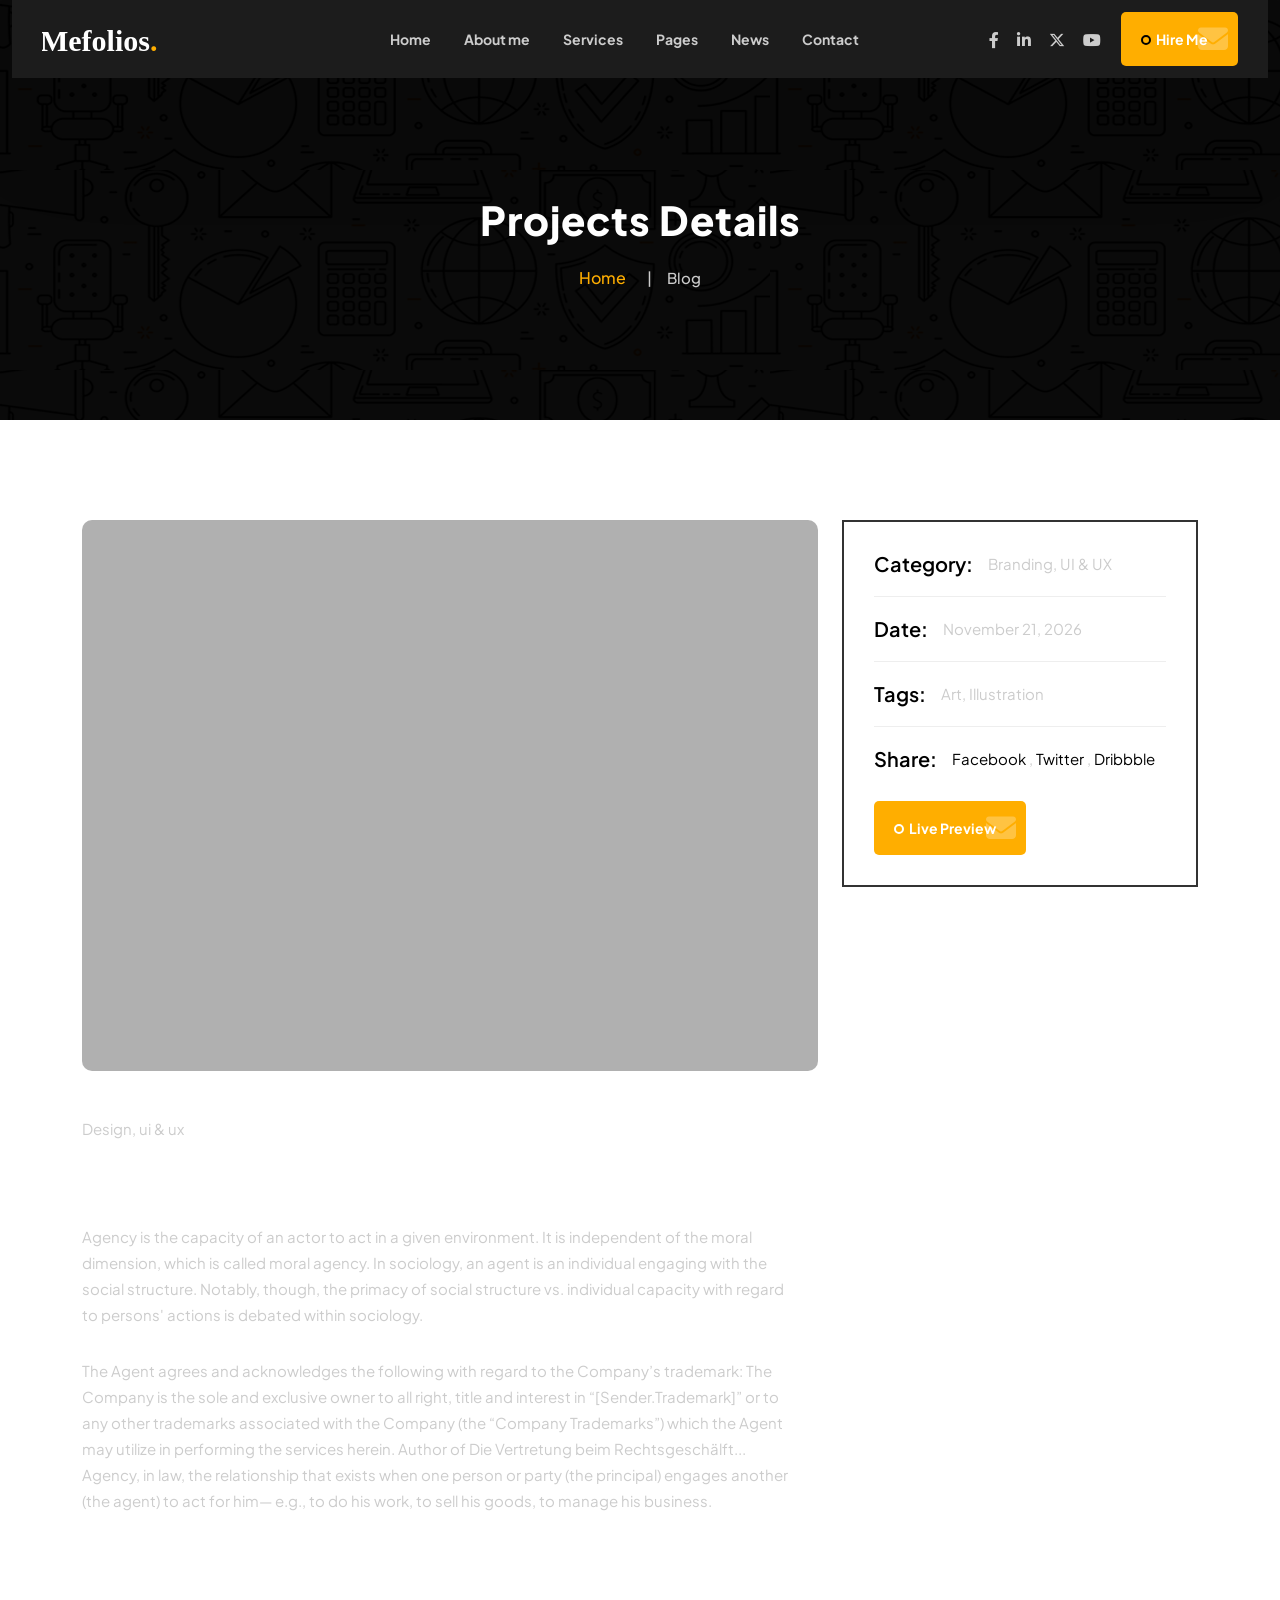
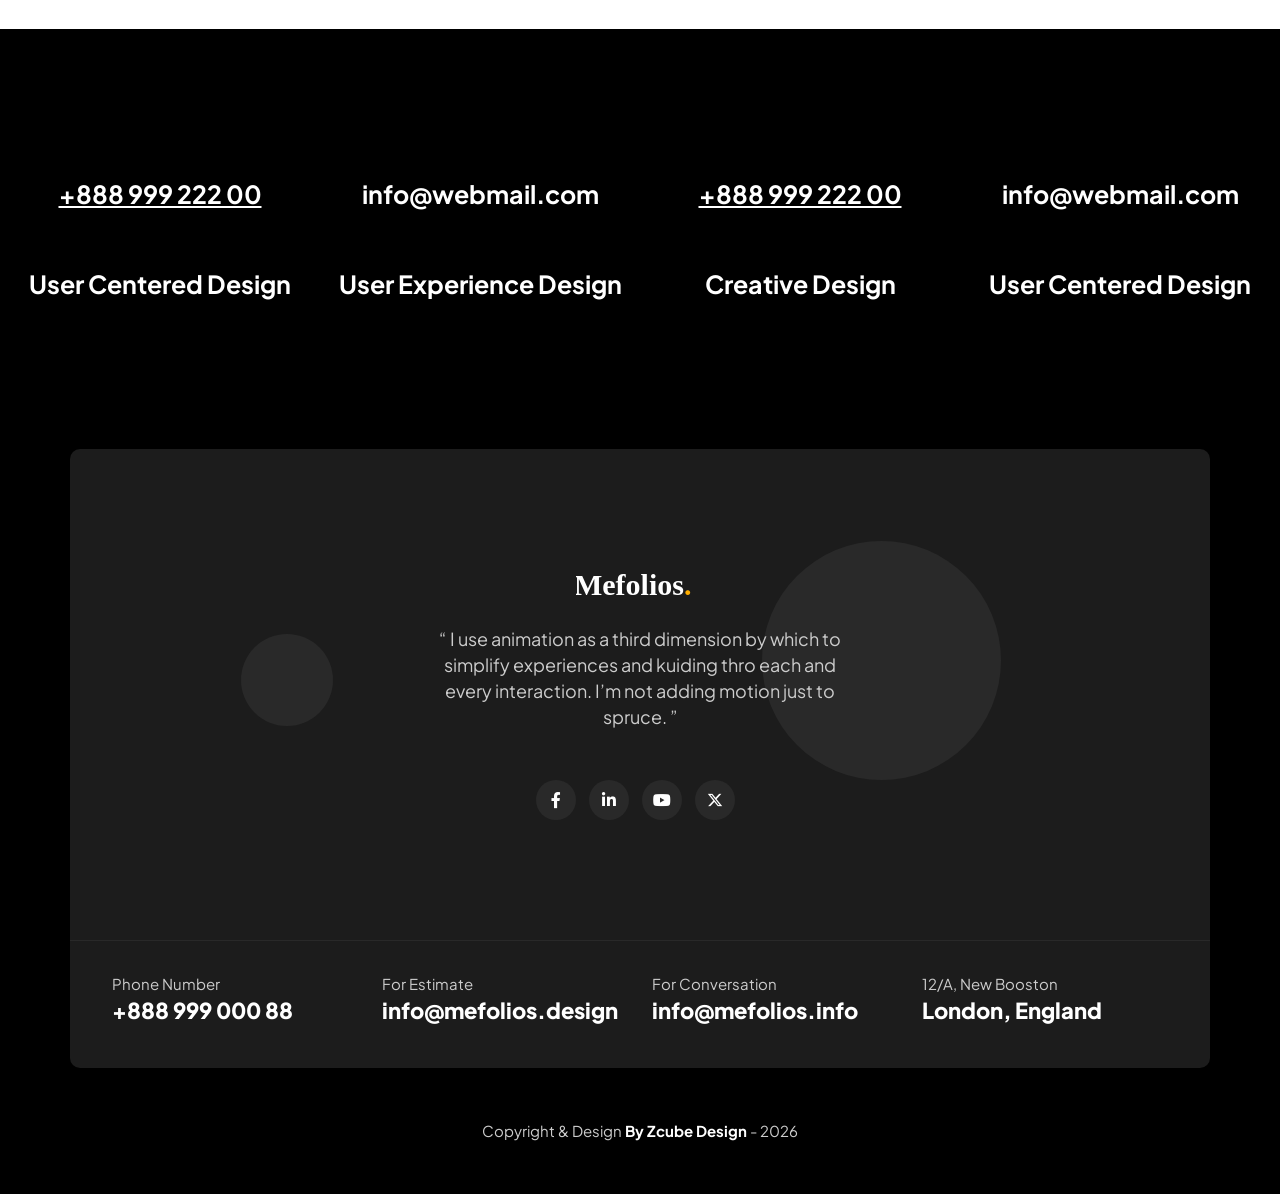
<file: projects-details.html>
<!doctype html>
<html class="no-js" lang="zxx">

<head>
    <meta charset="utf-8">
    <meta http-equiv="x-ua-compatible" content="ie=edge">
    <title>Lee-Roy Adkins - Personal Portfolio & Cv HTML Template </title>
    <meta name="description" content="">
    <meta name="viewport" content="width=device-width, initial-scale=1">
    <link rel="shortcut icon" type="image/x-icon" href="img/favicon.ico">
    <!-- Place favicon.ico in the root directory -->

    <!-- CSS here -->
    <link rel="stylesheet" href="css/bootstrap.min.css">
    <link rel="stylesheet" href="css/animate.min.css">
    <link rel="stylesheet" href="css/magnific-popup.css">
    <link rel="stylesheet" href="fontawesome/css/all.min.css">
    <link rel="stylesheet" href="fontawesome-pro/css/all.min.css">
    <link rel="stylesheet" href="css/dripicons.css">
    <link rel="stylesheet" href="css/slick.css">
    <link rel="stylesheet" href="css/meanmenu.css">
    <link rel="stylesheet" href="css/default.css">
    <link rel="stylesheet" href="css/style.css">
    <link rel="stylesheet" href="css/responsive.css">
</head>

<body class="dark">
    <!--  Preloader  -->
    <div id="preloader" class="loader-wrapper">
        <div id="loading" class="loader"> </div>
    </div>
    <!--  Preloader end  -->
    <!-- header -->
    <header class="header-area header-three">
        <div id="header-sticky" class="menu-area">
            <div class="container">
                <div class="second-menu">
                    <div class="row align-items-center">
                        <div class="col-lg-2 col-md-12">
                            <div class="logo">
                                <a href="index.html"><img src="img/logo/logo.svg" alt="logo"></a>
                            </div>
                        </div>
                        <div class="col-xl-7 col-lg-7 text-center">

                            <div class="main-menu">
                                <nav id="mobile-menu">
                                    <ul>
                                        <li class="has-sub">
                                            <a href="#home">Home</a>
                                            <ul>
                                                <li><a href="index.html">Home Page 01</a></li>
                                                <li><a href="index-2.html">Home Page 02</a></li>
                                            </ul>
                                        </li>
                                        <li><a href="#skill">About me</a></li>
                                        <li class="has-sub">
                                            <a href="#services">Services</a>
                                        </li>
                                        <li class="has-sub"><a href="#">Pages</a>
                                            <ul>
                                                <li><a href="#portfolio">Portfolio</a></li>
                                                <li><a href="#awards">Awards </a></li>
                                                <li><a href="#team">Team</a></li>
                                                <li><a href="#testimonial">Testimonial</a></li>
                                                <li><a href="#video">Video</a></li>
                                            </ul>
                                        </li>
                                        <li class="has-sub">
                                            <a href="blog.html">News</a>
                                        </li>
                                        <li><a href="#contact">Contact</a></li>
                                    </ul>
                                </nav>
                            </div>
                        </div>
                        <div class="col-xl-2 col-lg-2 text-right d-none d-lg-block">
                            <div class="header-social">
                                <span>
                                    <a href="#" title="Facebook"><i class="fab fa-facebook-f"></i></a>
                                    <a href="#" title="LinkedIn"><i class="fab fa-linkedin-in"></i></a>
                                    <a href="#" title="Twitter"><i class="fa-brands fa-x-twitter"></i></a>
                                    <a href="#" title="Twitter"><i class="fab fa-youtube"></i></a>
                                </span>
                                <!--  /social media icon redux -->
                            </div>
                        </div>
                        <div class="col-xl-1 col-lg-1 text-right d-none d-lg-block">
                            <a href="index.html#contact" class="btn ss-btn smoth-scroll">Hire Me</a>
                        </div>
                        <div class="col-12">
                            <div class="mobile-menu"></div>
                        </div>
                    </div>
                </div>
            </div>
        </div>
    </header>
    <!-- header-end -->
    <!-- main-area -->
    <main>

        <!-- search-popup -->
        <div class="modal fade bs-example-modal-lg search-bg popup1" tabindex="-1" role="dialog">
            <div class="modal-dialog modal-lg" role="document">
                <div class="modal-content search-popup">
                    <div class="text-center">
                        <a href="#" class="close2" data-dismiss="modal" aria-label="Close">× close</a>
                    </div>
                    <div class="row search-outer">
                        <div class="col-md-11"><input type="text" placeholder="Search for products..." /></div>
                        <div class="col-md-1 text-right"><a href="#"><i class="fa fa-search" aria-hidden="true"></i></a></div>
                    </div>
                </div>
            </div>
        </div>
        <!-- /search-popup -->
        <!-- breadcrumb-area -->
        <section class="breadcrumb-area d-flex align-items-center" style="background-image:url(img/bg/quote_bg.png);">
            <div class="container">
                <div class="row align-items-center">
                    <div class="col-xl-12 col-lg-12">
                        <div class="breadcrumb-wrap text-center">
                            <div class="breadcrumb-title">
                                <h2>Projects Details</h2>
                                <div class="breadcrumb-wrap">

                                    <nav aria-label="breadcrumb">
                                        <ol class="breadcrumb">
                                            <li class="breadcrumb-item"><a href="index.html">Home</a></li>
                                            <li class="breadcrumb-item active" aria-current="page">Blog</li>
                                        </ol>
                                    </nav>
                                </div>
                            </div>
                        </div>
                    </div>

                </div>
            </div>
        </section>
        <!-- breadcrumb-area-end -->
        <!-- Project Detail -->
        <section class="project-detail pt-120 pb-90" style="background: #fff;">
            <div class="container">


                <!-- Lower Content -->
                <div class="lower-content">
                    <div class="row">
                        <div class="text-column col-lg-8 col-md-12 col-sm-12">
                            <!-- Upper Content -->
                            <div class="upper-box">
                                <div class="single-item-carousel owl-carousel owl-theme">

                                    <figure class="image pb-30"> <img src="img/gallery/protfolio-img03.jpg" alt="img"></figure>
                                    <span>Design, ui & ux</span>
                                    <h2>Decentralize <strong>brands.</strong></h2>
                                </div>
                            </div>

                            <div class="inner-column">

                                <p>Agency is the capacity of an actor to act in a given environment. It is independent of the moral dimension, which is called moral agency. In sociology, an agent is an individual engaging with the social structure. Notably, though, the primacy of social structure vs. individual capacity with regard to persons' actions is debated within sociology.</p>
                                <p>The Agent agrees and acknowledges the following with regard to the Company’s trademark: The Company is the sole and exclusive owner to all right, title and interest in “[Sender.Trademark]” or to any other trademarks associated with the Company (the “Company Trademarks”) which the Agent may utilize in performing the services herein. Author of Die Vertretung beim Rechtsgeschälft... Agency, in law, the relationship that exists when one person or party (the principal) engages another (the agent) to act for him— e.g., to do his work, to sell his goods, to manage his business. </p>

                            </div>
                        </div>

                        <div class="info-column col-lg-4 col-md-12 col-sm-12">
                            <div class="inner-column">

                                <ul class="project-info clearfix">
                                    <li>
                                        <strong>Category:</strong>
                                        <p>Branding, UI & UX</p>
                                    </li>

                                    <li>

                                        <strong>Date:</strong>
                                        <p> November 21, 2026</p>
                                    </li>

                                    <li>

                                        <strong>Tags:</strong>
                                        <p> Art, Illustration</p>
                                    </li>

                                    <li>

                                        <strong>Share:</strong>
                                        <p><a href="#">Facebook</a> , <a href="#">Twitter</a> , <a href="#">Dribbble</a></p>
                                    </li>


                                </ul>
                                <div class="slider-btn mt-30">
                                    <a href="index.html#contact" class="btn ss-btn mr-15"><span>Live Preview</span> </a>

                                </div>
                            </div>
                        </div>
                    </div>
                </div>
            </div>
        </section>
        <!--End Project Detail -->
        <!-- scrollbox-area -->
        <div class="pt-120 pb-120">
            <div class="scrollbox scrollbox--primary">
                <div class="scrollbox__item">info@webmail.com </div>
                <div class="scrollbox__item"><u>+888 999 222 00</u></div>
                <div class="scrollbox__item">info@webmail.com </div>
                <div class="scrollbox__item"><u>+888 999 222 00</u></div>
                <div class="scrollbox__item">info@webmail.com </div>
                <div class="scrollbox__item"><u>+888 999 222 00</u></div>
            </div>

            <div class="scrollbox scrollbox--secondary scrollbox--reverse">
                <div class="scrollbox__item">Creative Design</div>
                <div class="scrollbox__item">User Centered Design</div>
                <div class="scrollbox__item">User Experience Design</div>
                <div class="scrollbox__item">Creative Design</div>
                <div class="scrollbox__item">User Centered Design</div>
                <div class="scrollbox__item">User Experience Design</div>
            </div>

        </div>
        <!-- scrollbox-area-end -->
    </main>
    <!-- main-area-end -->

    <!-- footer -->
    <footer class="footer-bg footer-p">
        <div class="footer-top p-relative fix">

            <div class="container">
                <div class="anim-01"></div>
                <div class="anim-02"></div>
                <div class="row justify-content-center align-items-center">
                    <div class="col-xl-5 col-lg-6 col-sm-12 text-center">
                        <div class="section-title p-relative mb-50 wow fadeInLeft  animated" data-animation="fadeInLeft" data-delay=".4s">
                            <div class="f-logo">
                                <img src="img/logo/logo.svg" alt="img">
                            </div>
                            <p>“ I use animation as a third dimension by which to simplify experiences and kuiding thro each and every interaction. I’m not adding motion just to spruce. ”</p>
                        </div>
                        <div class="footer-social mt-10 mb-120">
                            <a href="#"><i class="fab fa-facebook-f"></i></a>
                            <a href="#"><i class="fab fa-linkedin-in"></i></a>
                            <a href="#"><i class="fab fa-youtube"></i></a>
                            <a href="#"><i class="fa-brands fa-x-twitter"></i></a>
                        </div>

                    </div>
                </div>
                <div class="row justify-content-between pt-30 fbtd">
                    <div class="col-xl-3 col-lg-3 col-sm-6">
                        <div class="footer-widget mb-30">
                            <div class="f-contact2">
                                <span>Phone Number</span>
                                <h4>+888 999 000 88</h4>
                            </div>

                        </div>
                    </div>
                    <div class="col-xl-3 col-lg-3 col-sm-6">
                        <div class="footer-widget mb-30">
                            <div class="f-contact2">
                                <span>For Estimate</span>
                                <h4>info@mefolios.design</h4>
                            </div>

                        </div>
                    </div>
                    <div class="col-xl-3 col-lg-3 col-sm-6">
                        <div class="footer-widget mb-30">
                            <div class="f-contact2">
                                <span>For Conversation</span>
                                <h4>info@mefolios.info</h4>
                            </div>

                        </div>
                    </div>
                    <div class="col-xl-3 col-lg-3 col-sm-6">
                        <div class="footer-widget mb-30">
                            <div class="f-contact2">
                                <span>12/A, New Booston</span>
                                <h4>London, England</h4>
                            </div>

                        </div>
                    </div>

                </div>
            </div>
        </div>
        <div class="copyright-wrap">
            <div class="container">
                <div class="row align-items-center">
                    <div class="col-lg-12">
                        <div class="copy-text text-center">
                            Copyright & Design <strong>By Zcube Design</strong> - 2026
                        </div>
                    </div>

                </div>
            </div>
        </div>
    </footer>
    <!-- footer-end -->
    <!-- JS here -->
    <script src="js/vendor/modernizr-3.5.0.min.js"></script>
    <script src="js/vendor/jquery.min.js"></script>
    <script src="js/popper.min.js"></script>
    <script src="js/bootstrap.min.js"></script>
    <script src="js/slick.min.js"></script>
    <script src="js/ajax-form.js"></script>
    <script src="js/paroller.js"></script>
    <script src="js/wow.min.js"></script>
    <script src="js/js_isotope.pkgd.min.js"></script>
    <script src="js/imagesloaded.min.js"></script>
    <script src="js/parallax.min.js"></script>
    <script src="js/jquery.waypoints.min.js"></script>
    <script src="js/jquery.counterup.min.js"></script>
    <script src="js/jquery.scrollUp.min.js"></script>
    <script src="js/jquery.meanmenu.min.js"></script>
    <script src="js/parallax-scroll.js"></script>
    <script src="js/jquery.magnific-popup.min.js"></script>
    <script src="js/element-in-view.js"></script>
    <script src="js/lenis.min.js"></script>
    <script src="js/main.js"></script>
</body>

</html>
</file>
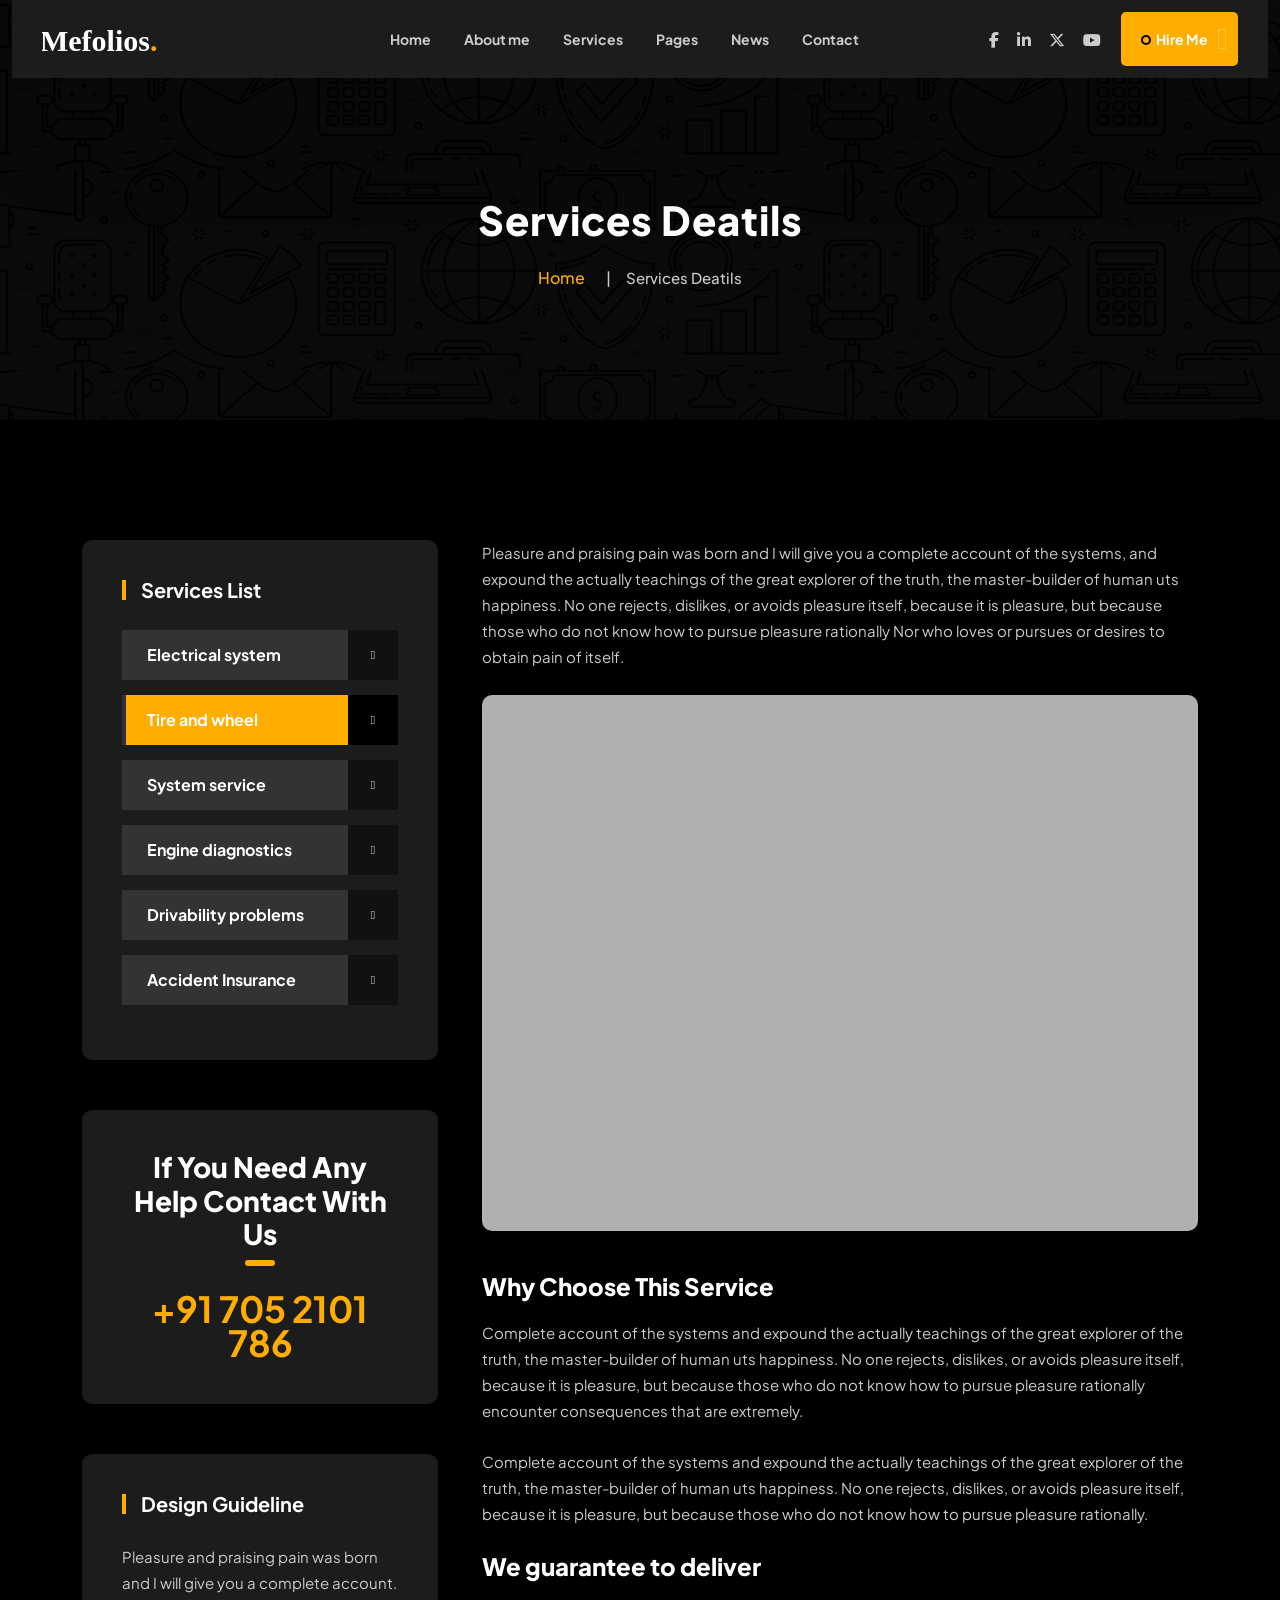
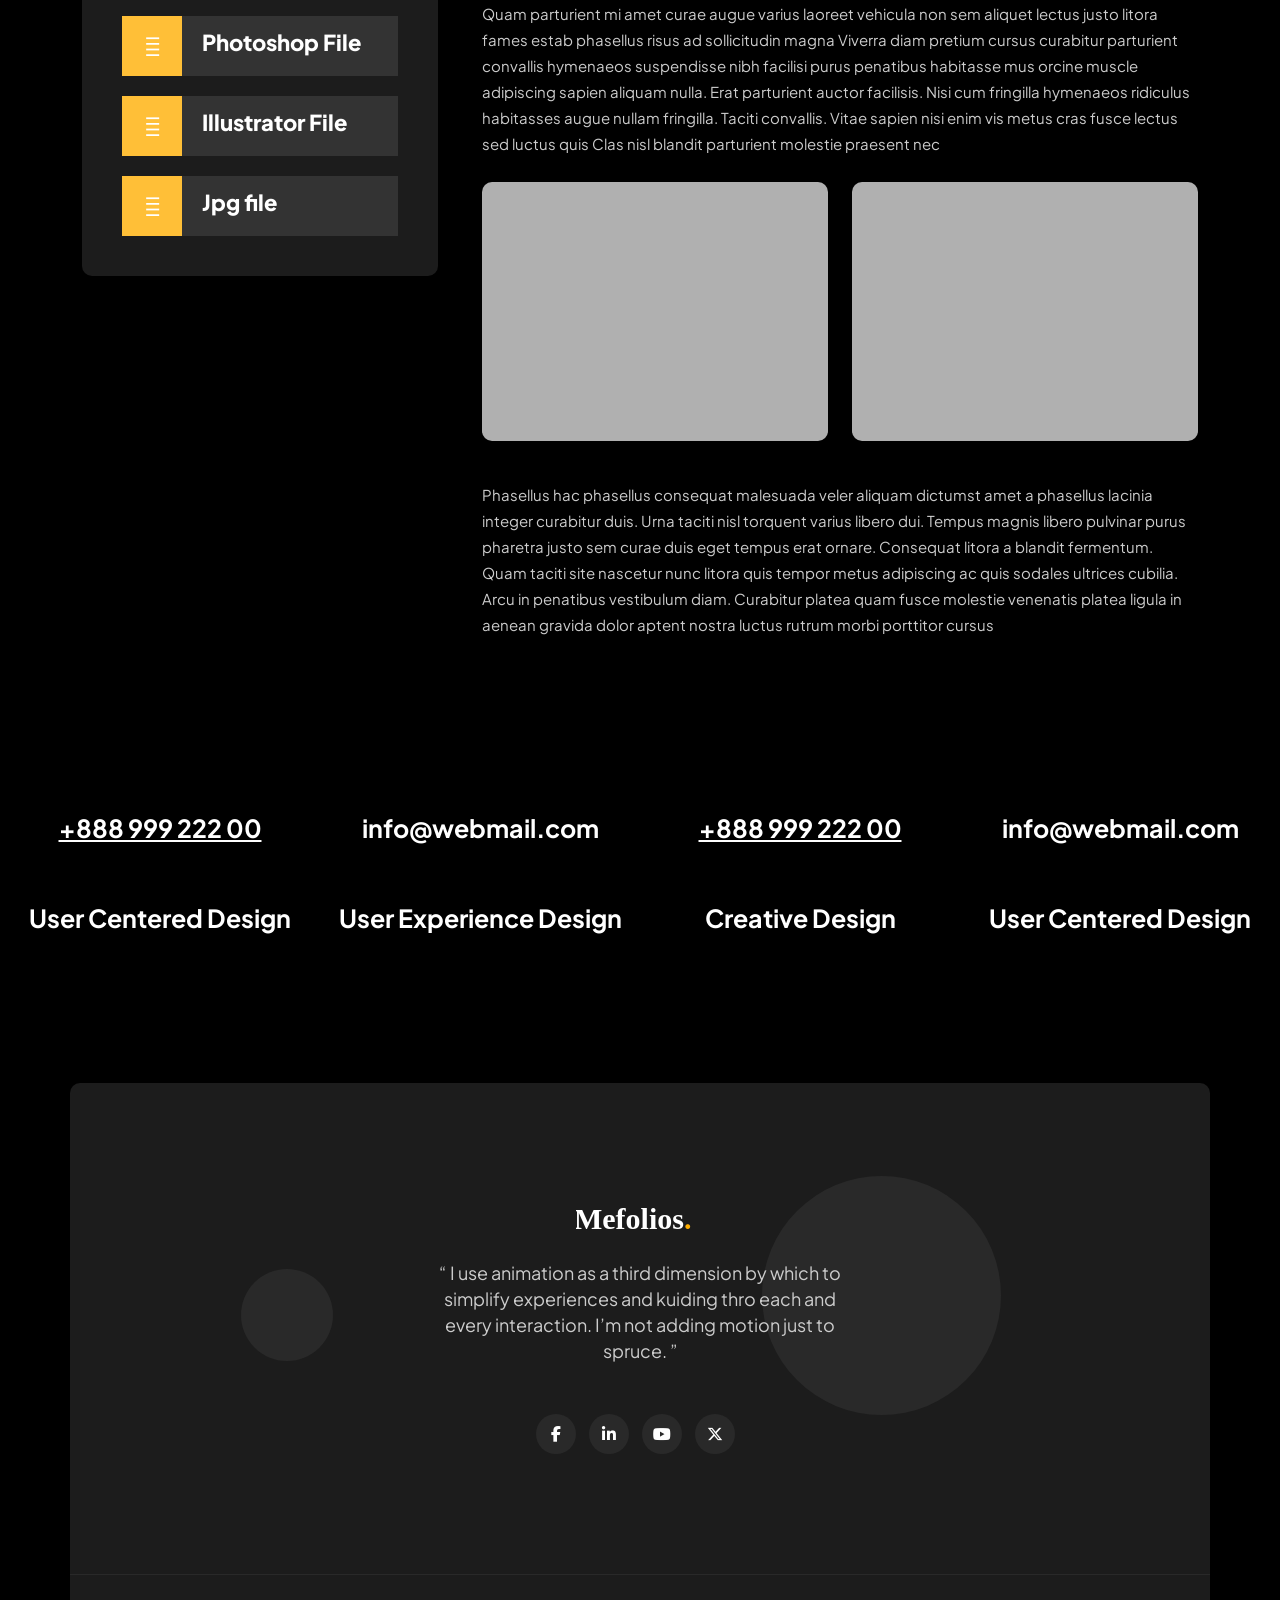
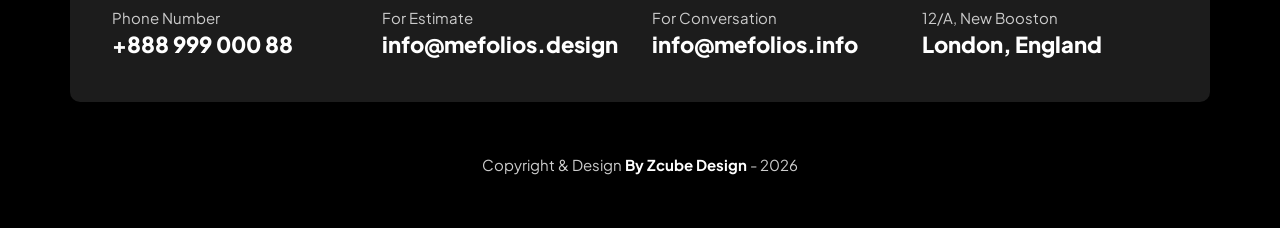
<file: single-service.html>
<!doctype html>
<html class="no-js" lang="zxx">

<head>
    <meta charset="utf-8">
    <meta http-equiv="x-ua-compatible" content="ie=edge">
    <title>Lee-Roy Adkins - Personal Portfolio & Cv HTML Template </title>
    <meta name="description" content="">
    <meta name="viewport" content="width=device-width, initial-scale=1">
    <link rel="shortcut icon" type="image/x-icon" href="img/favicon.ico">
    <!-- Place favicon.ico in the root directory -->

    <!-- CSS here -->
    <link rel="stylesheet" href="css/bootstrap.min.css">
    <link rel="stylesheet" href="css/animate.min.css">
    <link rel="stylesheet" href="css/magnific-popup.css">
    <link rel="stylesheet" href="fontawesome/css/all.min.css">

    <link rel="stylesheet" href="css/dripicons.css">
    <link rel="stylesheet" href="css/slick.css">
    <link rel="stylesheet" href="css/meanmenu.css">
    <link rel="stylesheet" href="css/default.css">
    <link rel="stylesheet" href="css/style.css">
    <link rel="stylesheet" href="css/responsive.css">
</head>

<body class="dark">
    <!-- header -->
    <header class="header-area header-three">
        <div id="header-sticky" class="menu-area">
            <div class="container">
                <div class="second-menu">
                    <div class="row align-items-center">
                        <div class="col-lg-2 col-md-12">
                            <div class="logo">
                                <a href="index.html"><img src="img/logo/logo.svg" alt="logo"></a>
                            </div>
                        </div>
                        <div class="col-xl-7 col-lg-7 text-center">

                            <div class="main-menu">
                                <nav id="mobile-menu">
                                    <ul>
                                        <li class="has-sub">
                                            <a href="#home">Home</a>
                                            <ul>
                                                <li><a href="index.html">Home Page 01</a></li>
                                                <li><a href="index-2.html">Home Page 02</a></li>
                                                <li><a href="index-3.html">Home Page 03</a></li>
                                            </ul>
                                        </li>
                                        <li><a href="#skill">About me</a></li>
                                        <li class="has-sub">
                                            <a href="#services">Services</a>
                                        </li>
                                        <li class="has-sub"><a href="#">Pages</a>
                                            <ul>
                                                <li><a href="#portfolio">Portfolio</a></li>
                                                <li><a href="#awards">Awards </a></li>
                                                <li><a href="#team">Team</a></li>
                                                <li><a href="#testimonial">Testimonial</a></li>
                                                <li><a href="#video">Video</a></li>
                                            </ul>
                                        </li>
                                        <li class="has-sub">
                                            <a href="blog.html">News</a>
                                        </li>
                                        <li><a href="#contact">Contact</a></li>
                                    </ul>
                                </nav>
                            </div>
                        </div>
                        <div class="col-xl-2 col-lg-2 text-right d-none d-lg-block">
                            <div class="header-social">
                                <span>
                                    <a href="#" title="Facebook"><i class="fab fa-facebook-f"></i></a>
                                    <a href="#" title="LinkedIn"><i class="fab fa-linkedin-in"></i></a>
                                    <a href="#" title="Twitter"><i class="fa-brands fa-x-twitter"></i></a>
                                    <a href="#" title="Twitter"><i class="fab fa-youtube"></i></a>
                                </span>
                                <!--  /social media icon redux -->
                            </div>
                        </div>
                        <div class="col-xl-1 col-lg-1 text-right d-none d-lg-block">
                            <a href="index.html#contact" class="btn ss-btn smoth-scroll">Hire Me</a>
                        </div>
                        <div class="col-12">
                            <div class="mobile-menu"></div>
                        </div>
                    </div>
                </div>
            </div>
        </div>
    </header>
    <!-- header-end -->
    <!-- main-area -->
    <main>
        <!-- breadcrumb-area -->
        <section class="breadcrumb-area d-flex align-items-center" style="background-image:url(img/bg/quote_bg.png);">
            <div class="container">
                <div class="row align-items-center">
                    <div class="col-xl-12 col-lg-12">
                        <div class="breadcrumb-wrap text-center">
                            <div class="breadcrumb-title">
                                <h2>Services Deatils</h2>
                                <div class="breadcrumb-wrap">

                                    <nav aria-label="breadcrumb">
                                        <ol class="breadcrumb">
                                            <li class="breadcrumb-item"><a href="index.html">Home</a></li>
                                            <li class="breadcrumb-item active" aria-current="page">Services Deatils</li>
                                        </ol>
                                    </nav>
                                </div>
                            </div>
                        </div>
                    </div>

                </div>
            </div>
        </section>
        <!-- breadcrumb-area-end -->
        <!-- service-details-area -->
        <div class="about-area5 about-p p-relative">
            <div class="container pt-120">
                <div class="row">
                    <!-- #right side -->
                    <div class="col-sm-12 col-md-12 col-lg-4 order-1">
                        <aside class="sidebar services-sidebar">

                            <!-- Category Widget -->
                            <div class="sidebar-widget categories">
                                <div class="widget-content">
                                    <h2 class="widget-title"> Services List </h2>
                                    <!-- Services Category -->
                                    <ul class="services-categories">
                                        <li><a href="single-service.html">Electrical system </a></li>
                                        <li class="active"><a href="single-service.html">Tire and wheel </a></li>
                                        <li><a href="single-service.html">System service </a></li>
                                        <li><a href="single-service.html">Engine diagnostics </a></li>
                                        <li><a href="single-service.html"> Drivability problems </a></li>
                                        <li><a href="single-service.html">Accident Insurance </a></li>
                                    </ul>
                                </div>
                            </div>
                            <!--Service Contact-->
                            <div class="service-detail-contact wow fadeup-animation" data-wow-delay="1.1s">
                                <h3 class="h3-title">If You Need Any Help Contact With Us</h3>
                                <a href="javascript:void(0);" title="Call now">+91 705 2101 786</a>
                            </div>
                            <div class="sidebar-widget brochures-box">
                                <div class="inner">
                                    <h4 class="widget-title">Design Guideline</h4>
                                    <div class="text">Pleasure and praising pain was born and I will give you a complete account.</div>
                                    <div class="box mt-20">
                                        <div class="icon">
                                            <i class="fal fa-file-pdf"></i>
                                        </div>
                                        <div class="content">
                                            <a href="#">
                                                <h4>Photoshop File</h4>
                                            </a>
                                        </div>
                                    </div>
                                    <div class="box mt-20">
                                        <div class="icon">
                                            <i class="fal fa-download"></i>
                                        </div>
                                        <div class="content">
                                            <a href="#">
                                                <h4>Illustrator File</h4>
                                            </a>
                                        </div>
                                    </div>
                                    <div class="box mt-20">
                                        <div class="icon">
                                            <i class="fal fa-file-image"></i>
                                        </div>
                                        <div class="content">
                                            <a href="#">
                                                <h4>Jpg file</h4>
                                            </a>
                                        </div>
                                    </div>
                                </div>
                            </div>
                        </aside>
                    </div>
                    <!-- #right side end -->


                    <div class="col-lg-8 col-md-12 col-sm-12 order-2">
                        <div class="service-detail">


                            <div class="content-box">
                                <p>Pleasure and praising pain was born and I will give you a complete account of the systems, and expound the actually teachings of the great explorer of the truth, the master-builder of human uts happiness. No one rejects, dislikes, or avoids pleasure itself, because it is pleasure, but because those who do not know how to pursue pleasure rationally Nor who loves or pursues or desires to obtain pain of itself.</p>
                                <!-- Two Column -->
                                <div class="two-column">
                                    <div class="row">
                                        <div class="image-column col-xl-12 col-lg-12 col-md-12">
                                            <figure class="image"><img src="img/gallery/protfolio-img01.jpg" alt=""></figure>
                                        </div>


                                    </div>
                                </div>

                                <h3>Why Choose This Service</h3>

                                <p>Complete account of the systems and expound the actually teachings of the great explorer of the truth, the master-builder of human uts happiness. No one rejects, dislikes, or avoids pleasure itself, because it is pleasure, but because those who do not know how to pursue pleasure rationally encounter consequences that are extremely.</p>

                                <p>Complete account of the systems and expound the actually teachings of the great explorer of the truth, the master-builder of human uts happiness. No one rejects, dislikes, or avoids pleasure itself, because it is pleasure, but because those who do not know how to pursue pleasure rationally.</p>
                                <h3>We guarantee to deliver</h3>
                                <p>Quam parturient mi amet curae augue varius laoreet vehicula non sem aliquet lectus justo litora fames estab phasellus risus ad sollicitudin magna Viverra diam pretium cursus curabitur parturient convallis hymenaeos suspendisse nibh facilisi purus penatibus habitasse mus orcine muscle adipiscing sapien aliquam nulla. Erat parturient auctor facilisis. Nisi cum fringilla hymenaeos ridiculus habitasses augue nullam fringilla. Taciti convallis. Vitae sapien nisi enim vis metus cras fusce lectus sed luctus quis Clas nisl blandit parturient molestie praesent nec</p>

                                <!-- Two Column -->
                                <div class="two-column">
                                    <div class="row">
                                        <div class="image-column col-xl-6 col-lg-12 col-md-12">
                                            <figure class="image"><img src="img/gallery/protfolio-img04.jpg" alt=""></figure>
                                        </div>
                                        <div class="text-column col-xl-6 col-lg-12 col-md-12">
                                            <figure class="image"><img src="img/gallery/protfolio-img06.jpg" alt=""></figure>
                                        </div>

                                    </div>
                                </div>


                                <p>Phasellus hac phasellus consequat malesuada veler aliquam dictumst amet a phasellus lacinia integer curabitur duis. Urna taciti nisl torquent varius libero dui. Tempus magnis libero pulvinar purus pharetra justo sem curae duis eget tempus erat ornare. Consequat litora a blandit fermentum. Quam taciti site nascetur nunc litora quis tempor metus adipiscing ac quis sodales ultrices cubilia. Arcu in penatibus vestibulum diam. Curabitur platea quam fusce molestie venenatis platea ligula in aenean gravida dolor aptent nostra luctus rutrum morbi porttitor cursus</p>
                            </div>
                        </div>
                    </div>

                </div>
            </div>
        </div>
        <!-- service-details-area-end -->

    </main>
    <!-- main-area-end -->
    <!-- footer -->
    <footer class="footer-bg footer-p">
        <!-- scrollbox-area -->
        <div class="pt-120 pb-120">
            <div class="scrollbox scrollbox--primary">
                <div class="scrollbox__item">info@webmail.com </div>
                <div class="scrollbox__item"><u>+888 999 222 00</u></div>
                <div class="scrollbox__item">info@webmail.com </div>
                <div class="scrollbox__item"><u>+888 999 222 00</u></div>
                <div class="scrollbox__item">info@webmail.com </div>
                <div class="scrollbox__item"><u>+888 999 222 00</u></div>
            </div>

            <div class="scrollbox scrollbox--secondary scrollbox--reverse">
                <div class="scrollbox__item">Creative Design</div>
                <div class="scrollbox__item">User Centered Design</div>
                <div class="scrollbox__item">User Experience Design</div>
                <div class="scrollbox__item">Creative Design</div>
                <div class="scrollbox__item">User Centered Design</div>
                <div class="scrollbox__item">User Experience Design</div>
            </div>

        </div>
        <!-- scrollbox-area-end -->
        <div class="footer-top p-relative fix">

            <div class="container">
                <div class="anim-01"></div>
                <div class="anim-02"></div>
                <div class="row justify-content-center align-items-center">
                    <div class="col-xl-5 col-lg-6 col-sm-12 text-center">
                        <div class="section-title p-relative mb-50 wow fadeInLeft  animated" data-animation="fadeInLeft" data-delay=".4s">
                            <div class="f-logo">
                                <img src="img/logo/logo.svg" alt="img">
                            </div>
                            <p>“ I use animation as a third dimension by which to simplify experiences and kuiding thro each and every interaction. I’m not adding motion just to spruce. ”</p>
                        </div>
                        <div class="footer-social mt-10 mb-120">
                            <a href="#"><i class="fab fa-facebook-f"></i></a>
                            <a href="#"><i class="fab fa-linkedin-in"></i></a>
                            <a href="#"><i class="fab fa-youtube"></i></a>
                            <a href="#"><i class="fa-brands fa-x-twitter"></i></a>
                        </div>

                    </div>
                </div>
                <div class="row justify-content-between pt-30 fbtd">
                    <div class="col-xl-3 col-lg-3 col-sm-6">
                        <div class="footer-widget mb-30">
                            <div class="f-contact2">
                                <span>Phone Number</span>
                                <h4>+888 999 000 88</h4>
                            </div>

                        </div>
                    </div>
                    <div class="col-xl-3 col-lg-3 col-sm-6">
                        <div class="footer-widget mb-30">
                            <div class="f-contact2">
                                <span>For Estimate</span>
                                <h4>info@mefolios.design</h4>
                            </div>

                        </div>
                    </div>
                    <div class="col-xl-3 col-lg-3 col-sm-6">
                        <div class="footer-widget mb-30">
                            <div class="f-contact2">
                                <span>For Conversation</span>
                                <h4>info@mefolios.info</h4>
                            </div>

                        </div>
                    </div>
                    <div class="col-xl-3 col-lg-3 col-sm-6">
                        <div class="footer-widget mb-30">
                            <div class="f-contact2">
                                <span>12/A, New Booston</span>
                                <h4>London, England</h4>
                            </div>

                        </div>
                    </div>

                </div>
            </div>
        </div>
        <div class="copyright-wrap">
            <div class="container">
                <div class="row align-items-center">
                    <div class="col-lg-12">
                        <div class="copy-text text-center">
                            Copyright & Design <strong>By Zcube Design</strong> - 2026
                        </div>
                    </div>

                </div>
            </div>
        </div>
    </footer>
    <!-- footer-end -->
    <!-- JS here -->
    <script src="js/vendor/modernizr-3.5.0.min.js"></script>
    <script src="js/vendor/jquery.min.js"></script>
    <script src="js/popper.min.js"></script>
    <script src="js/bootstrap.min.js"></script>
    <script src="js/slick.min.js"></script>
    <script src="js/ajax-form.js"></script>
    <script src="js/paroller.js"></script>
    <script src="js/wow.min.js"></script>
    <script src="js/js_isotope.pkgd.min.js"></script>
    <script src="js/imagesloaded.min.js"></script>
    <script src="js/parallax.min.js"></script>
    <script src="js/jquery.waypoints.min.js"></script>
    <script src="js/jquery.counterup.min.js"></script>
    <script src="js/jquery.scrollUp.min.js"></script>
    <script src="js/jquery.meanmenu.min.js"></script>
    <script src="js/parallax-scroll.js"></script>
    <script src="js/jquery.magnific-popup.min.js"></script>
    <script src="js/element-in-view.js"></script>
    <script src="js/lenis.min.js"></script>
    <script src="js/main.js"></script>
</body>

</html>
</file>
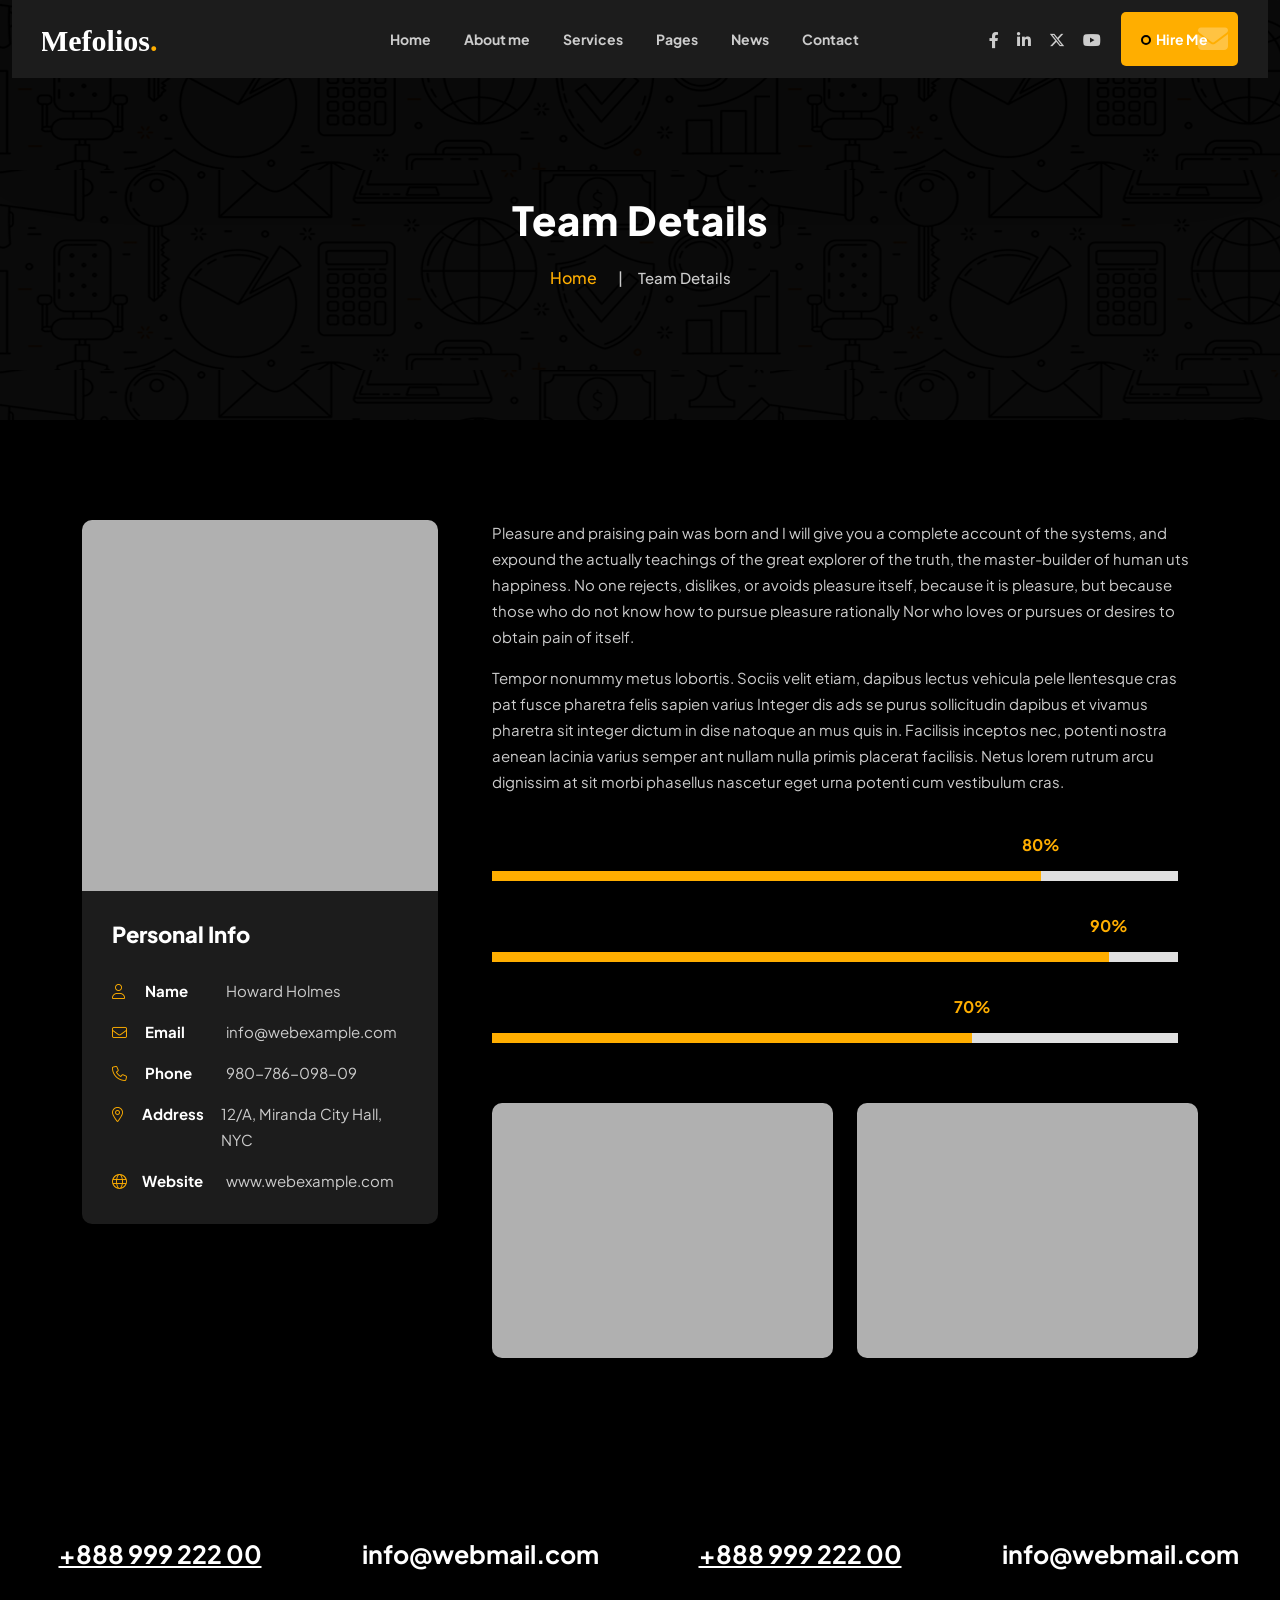
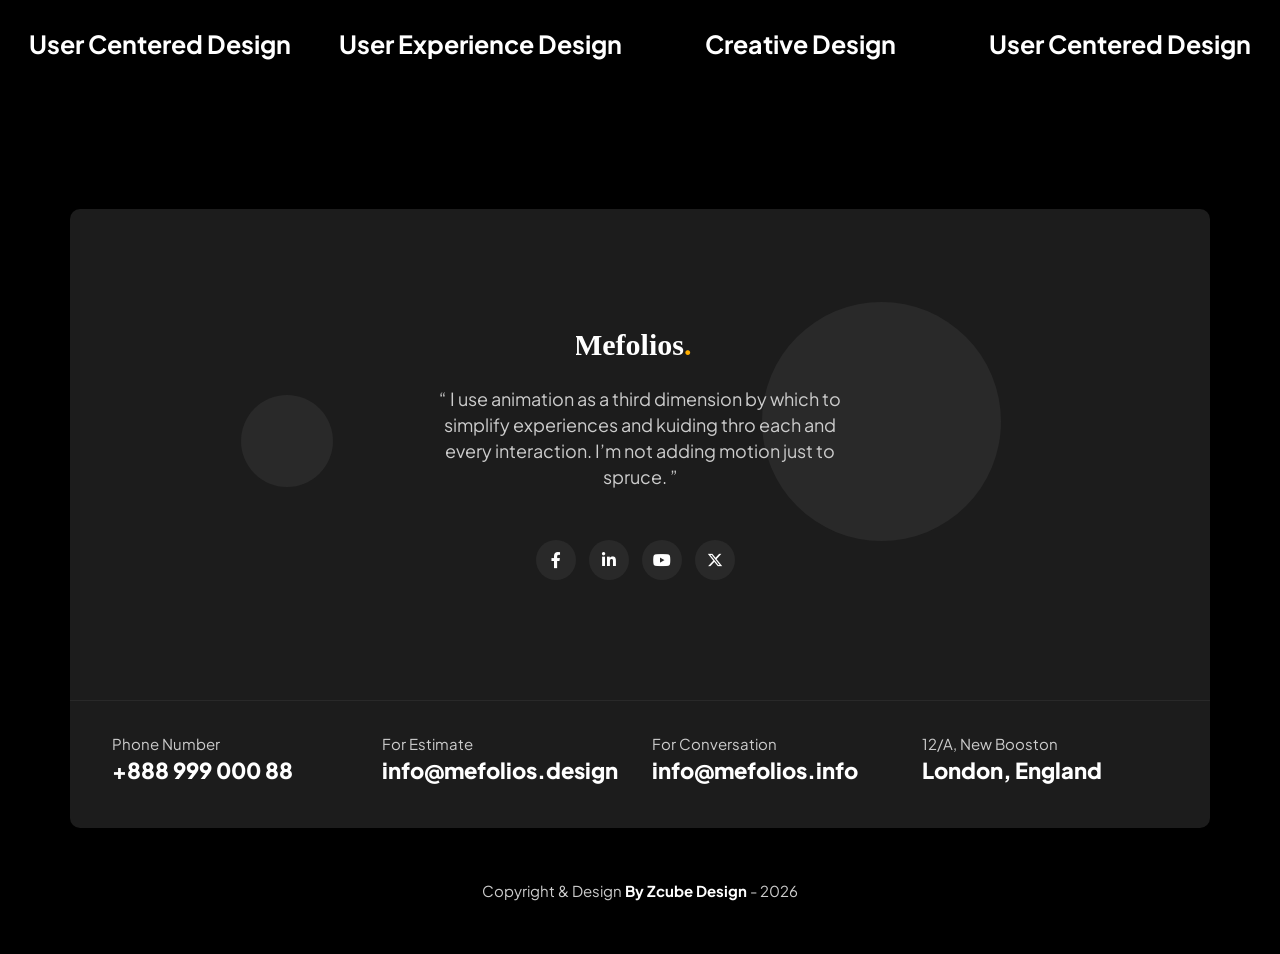
<file: team-single.html>
<!doctype html>
<html class="no-js" lang="zxx">

<head>
    <meta charset="utf-8">
    <meta http-equiv="x-ua-compatible" content="ie=edge">
    <title>Lee-Roy Adkins - Personal Portfolio & Cv HTML Template </title>
    <meta name="description" content="">
    <meta name="viewport" content="width=device-width, initial-scale=1">
    <link rel="shortcut icon" type="image/x-icon" href="img/favicon.ico">
    <!-- Place favicon.ico in the root directory -->

    <!-- CSS here -->
    <link rel="stylesheet" href="css/bootstrap.min.css">
    <link rel="stylesheet" href="css/animate.min.css">
    <link rel="stylesheet" href="css/magnific-popup.css">
    <link rel="stylesheet" href="fontawesome/css/all.min.css">
    <link rel="stylesheet" href="fontawesome-pro/css/all.min.css">
    <link rel="stylesheet" href="css/dripicons.css">
    <link rel="stylesheet" href="css/slick.css">
    <link rel="stylesheet" href="css/meanmenu.css">
    <link rel="stylesheet" href="css/default.css">
    <link rel="stylesheet" href="css/style.css">
    <link rel="stylesheet" href="css/responsive.css">
</head>

<body class="dark">
    <!--  Preloader  -->
    <div id="preloader" class="loader-wrapper">
        <div id="loading" class="loader"> </div>
    </div>
    <!--  Preloader end  -->
    <!-- header -->
    <header class="header-area header-three">
        <div id="header-sticky" class="menu-area">
            <div class="container">
                <div class="second-menu">
                    <div class="row align-items-center">
                        <div class="col-lg-2 col-md-12">
                            <div class="logo">
                                <a href="index.html"><img src="img/logo/logo.svg" alt="logo"></a>
                            </div>
                        </div>
                        <div class="col-xl-7 col-lg-7 text-center">

                            <div class="main-menu">
                                <nav id="mobile-menu">
                                    <ul>
                                        <li class="has-sub">
                                            <a href="#home">Home</a>
                                            <ul>
                                                <li><a href="index.html">Home Page 01</a></li>
                                                <li><a href="index-2.html">Home Page 02</a></li>
                                            </ul>
                                        </li>
                                        <li><a href="#skill">About me</a></li>
                                        <li class="has-sub">
                                            <a href="#services">Services</a>
                                        </li>
                                        <li class="has-sub"><a href="#">Pages</a>
                                            <ul>
                                                <li><a href="#portfolio">Portfolio</a></li>
                                                <li><a href="#awards">Awards </a></li>
                                                <li><a href="#team">Team</a></li>
                                                <li><a href="#testimonial">Testimonial</a></li>
                                                <li><a href="#video">Video</a></li>
                                            </ul>
                                        </li>
                                        <li class="has-sub">
                                            <a href="blog.html">News</a>
                                        </li>
                                        <li><a href="#contact">Contact</a></li>
                                    </ul>
                                </nav>
                            </div>
                        </div>
                        <div class="col-xl-2 col-lg-2 text-right d-none d-lg-block">
                            <div class="header-social">
                                <span>
                                    <a href="#" title="Facebook"><i class="fab fa-facebook-f"></i></a>
                                    <a href="#" title="LinkedIn"><i class="fab fa-linkedin-in"></i></a>
                                    <a href="#" title="Twitter"><i class="fa-brands fa-x-twitter"></i></a>
                                    <a href="#" title="Twitter"><i class="fab fa-youtube"></i></a>
                                </span>
                                <!--  /social media icon redux -->
                            </div>
                        </div>
                        <div class="col-xl-1 col-lg-1 text-right d-none d-lg-block">
                            <a href="index.html#contact" class="btn ss-btn smoth-scroll">Hire Me</a>
                        </div>
                        <div class="col-12">
                            <div class="mobile-menu"></div>
                        </div>
                    </div>
                </div>
            </div>
        </div>
    </header>
    <!-- header-end -->
    <!-- main-area -->
    <main>

        <!-- breadcrumb-area -->
        <section class="breadcrumb-area d-flex align-items-center" style="background-image:url(img/bg/quote_bg.png);">
            <div class="container">
                <div class="row align-items-center">
                    <div class="col-xl-12 col-lg-12">
                        <div class="breadcrumb-wrap text-center">
                            <div class="breadcrumb-title">
                                <h2>Team Details</h2>
                                <div class="breadcrumb-wrap">

                                    <nav aria-label="breadcrumb">
                                        <ol class="breadcrumb">
                                            <li class="breadcrumb-item"><a href="index.html">Home</a></li>
                                            <li class="breadcrumb-item active" aria-current="page">Team Details </li>
                                        </ol>
                                    </nav>
                                </div>
                            </div>
                        </div>
                    </div>

                </div>
            </div>
        </section>
        <!-- breadcrumb-area-end -->
        <!-- Project Detail -->
        <section class="team-area-content">
            <div class="container">

                <!-- Lower Content -->
                <div class="lower-content">
                    <div class="row">
                        <div class="col-lg-4 col-md-12 col-sm-12 order-1">
                            <div class="team-img-box">
                                <img src="img/team/team01.jpg" alt="img">
                                <div class="per-info">
                                    <h4>Personal Info</h4>
                                    <ul>
                                        <li>
                                            <div class="icon"><i class="fal fa-user"></i> <strong>Name</strong></div>
                                            <div class="text"> Howard Holmes</div>
                                        </li>
                                        <li>
                                            <div class="icon"><i class="fal fa-envelope"></i> <strong>Email</strong></div>
                                            <div class="text">info@webexample.com</div>
                                        </li>
                                        <li>
                                            <div class="icon"><i class="fal fa-phone"></i> <strong>Phone</strong></div>
                                            <div class="text">980-786-098-09</div>
                                        </li>
                                        <li>
                                            <div class="icon"><i class="fal fa-map-marker-alt"></i><strong>Address</strong></div>
                                            <div class="text">12/A, Miranda City Hall, NYC</div>
                                        </li>
                                        <li>
                                            <div class="icon"><i class="fal fa-globe"></i><strong>Website</strong></div>
                                            <div class="text">www.webexample.com</div>
                                        </li>
                                    </ul>
                                </div>
                            </div>


                        </div>

                        <div class="text-column col-lg-8 col-md-12 col-sm-12 order-2">
                            <div class="s-about-content pl-30 wow fadeInRight" data-animation="fadeInRight" data-delay=".2s">
                                <p>Pleasure and praising pain was born and I will give you a complete account of the systems, and expound the actually teachings of the great explorer of the truth, the master-builder of human uts happiness. No one rejects, dislikes, or avoids pleasure itself, because it is pleasure, but because those who do not know how to pursue pleasure rationally Nor who loves or pursues or desires to obtain pain of itself.</p>
                                <p>Tempor nonummy metus lobortis. Sociis velit etiam, dapibus lectus vehicula pele llentesque cras pat fusce pharetra felis sapien varius Integer dis ads se purus sollicitudin dapibus et vivamus pharetra sit integer dictum in dise natoque an mus quis in. Facilisis inceptos nec, potenti nostra aenean lacinia varius semper ant nullam nulla primis placerat facilisis. Netus lorem rutrum arcu dignissim at sit morbi phasellus nascetur eget urna potenti cum vestibulum cras. </p>
                                <div class="row">
                                    <div class="col-lg-12">
                                        <div class="skills-content s-about-content mt-20">
                                            <div class="skills">
                                                <div class="skill mb-30">
                                                    <div class="skill-name">Design</div>
                                                    <div class="skill-bar">
                                                        <div class="skill-per" id="80"></div>
                                                    </div>
                                                </div>
                                                <div class="skill mb-30">
                                                    <div class="skill-name">Easy Manage</div>
                                                    <div class="skill-bar">
                                                        <div class="skill-per" id="90"></div>
                                                    </div>
                                                </div>
                                                <div class="skill mb-30">
                                                    <div class="skill-name">Project Organize</div>
                                                    <div class="skill-bar">
                                                        <div class="skill-per" id="70"></div>
                                                    </div>
                                                </div>
                                            </div>
                                        </div>
                                    </div>

                                </div>
                                <div class="two-column mt-30">
                                    <div class="row">
                                        <div class="image-column col-xl-6 col-lg-12 col-md-12">
                                            <figure class="image"><img src="img/gallery/protfolio-img02.jpg" alt=""></figure>
                                        </div>
                                        <div class="text-column col-xl-6 col-lg-12 col-md-12">
                                            <figure class="image"><img src="img/gallery/protfolio-img03.jpg" alt=""></figure>
                                        </div>

                                    </div>
                                </div>
                            </div>
                        </div>


                    </div>
                </div>

            </div>
        </section>
        <!--End Project Detail -->
    </main>
    <!-- main-area-end -->
    <!-- footer -->
    <footer class="footer-bg footer-p">
        <!-- scrollbox-area -->
        <div class="pt-120 pb-120">
            <div class="scrollbox scrollbox--primary">
                <div class="scrollbox__item">info@webmail.com </div>
                <div class="scrollbox__item"><u>+888 999 222 00</u></div>
                <div class="scrollbox__item">info@webmail.com </div>
                <div class="scrollbox__item"><u>+888 999 222 00</u></div>
                <div class="scrollbox__item">info@webmail.com </div>
                <div class="scrollbox__item"><u>+888 999 222 00</u></div>
            </div>

            <div class="scrollbox scrollbox--secondary scrollbox--reverse">
                <div class="scrollbox__item">Creative Design</div>
                <div class="scrollbox__item">User Centered Design</div>
                <div class="scrollbox__item">User Experience Design</div>
                <div class="scrollbox__item">Creative Design</div>
                <div class="scrollbox__item">User Centered Design</div>
                <div class="scrollbox__item">User Experience Design</div>
            </div>

        </div>
        <!-- scrollbox-area-end -->
        <div class="footer-top p-relative fix">

            <div class="container">
                <div class="anim-01"></div>
                <div class="anim-02"></div>
                <div class="row justify-content-center align-items-center">
                    <div class="col-xl-5 col-lg-6 col-sm-12 text-center">
                        <div class="section-title p-relative mb-50 wow fadeInLeft  animated" data-animation="fadeInLeft" data-delay=".4s">
                            <div class="f-logo">
                                <img src="img/logo/logo.svg" alt="img">
                            </div>
                            <p>“ I use animation as a third dimension by which to simplify experiences and kuiding thro each and every interaction. I’m not adding motion just to spruce. ”</p>
                        </div>
                        <div class="footer-social mt-10 mb-120">
                            <a href="#"><i class="fab fa-facebook-f"></i></a>
                            <a href="#"><i class="fab fa-linkedin-in"></i></a>
                            <a href="#"><i class="fab fa-youtube"></i></a>
                            <a href="#"><i class="fa-brands fa-x-twitter"></i></a>
                        </div>

                    </div>
                </div>
                <div class="row justify-content-between pt-30 fbtd">
                    <div class="col-xl-3 col-lg-3 col-sm-6">
                        <div class="footer-widget mb-30">
                            <div class="f-contact2">
                                <span>Phone Number</span>
                                <h4>+888 999 000 88</h4>
                            </div>

                        </div>
                    </div>
                    <div class="col-xl-3 col-lg-3 col-sm-6">
                        <div class="footer-widget mb-30">
                            <div class="f-contact2">
                                <span>For Estimate</span>
                                <h4>info@mefolios.design</h4>
                            </div>

                        </div>
                    </div>
                    <div class="col-xl-3 col-lg-3 col-sm-6">
                        <div class="footer-widget mb-30">
                            <div class="f-contact2">
                                <span>For Conversation</span>
                                <h4>info@mefolios.info</h4>
                            </div>

                        </div>
                    </div>
                    <div class="col-xl-3 col-lg-3 col-sm-6">
                        <div class="footer-widget mb-30">
                            <div class="f-contact2">
                                <span>12/A, New Booston</span>
                                <h4>London, England</h4>
                            </div>

                        </div>
                    </div>

                </div>
            </div>
        </div>
        <div class="copyright-wrap">
            <div class="container">
                <div class="row align-items-center">
                    <div class="col-lg-12">
                        <div class="copy-text text-center">
                            Copyright & Design <strong>By Zcube Design</strong> - 2026
                        </div>
                    </div>

                </div>
            </div>
        </div>
    </footer>
    <!-- footer-end -->

    <!-- JS here -->
    <script src="js/vendor/modernizr-3.5.0.min.js"></script>
    <script src="js/vendor/jquery.min.js"></script>
    <script src="js/popper.min.js"></script>
    <script src="js/bootstrap.min.js"></script>
    <script src="js/slick.min.js"></script>
    <script src="js/ajax-form.js"></script>
    <script src="js/paroller.js"></script>
    <script src="js/wow.min.js"></script>
    <script src="js/js_isotope.pkgd.min.js"></script>
    <script src="js/imagesloaded.min.js"></script>
    <script src="js/parallax.min.js"></script>
    <script src="js/jquery.waypoints.min.js"></script>
    <script src="js/jquery.counterup.min.js"></script>
    <script src="js/jquery.scrollUp.min.js"></script>
    <script src="js/jquery.meanmenu.min.js"></script>
    <script src="js/parallax-scroll.js"></script>
    <script src="js/jquery.magnific-popup.min.js"></script>
    <script src="js/element-in-view.js"></script>
    <script src="js/lenis.min.js"></script>
    <script src="js/main.js"></script>
</body>

</html>
</file>
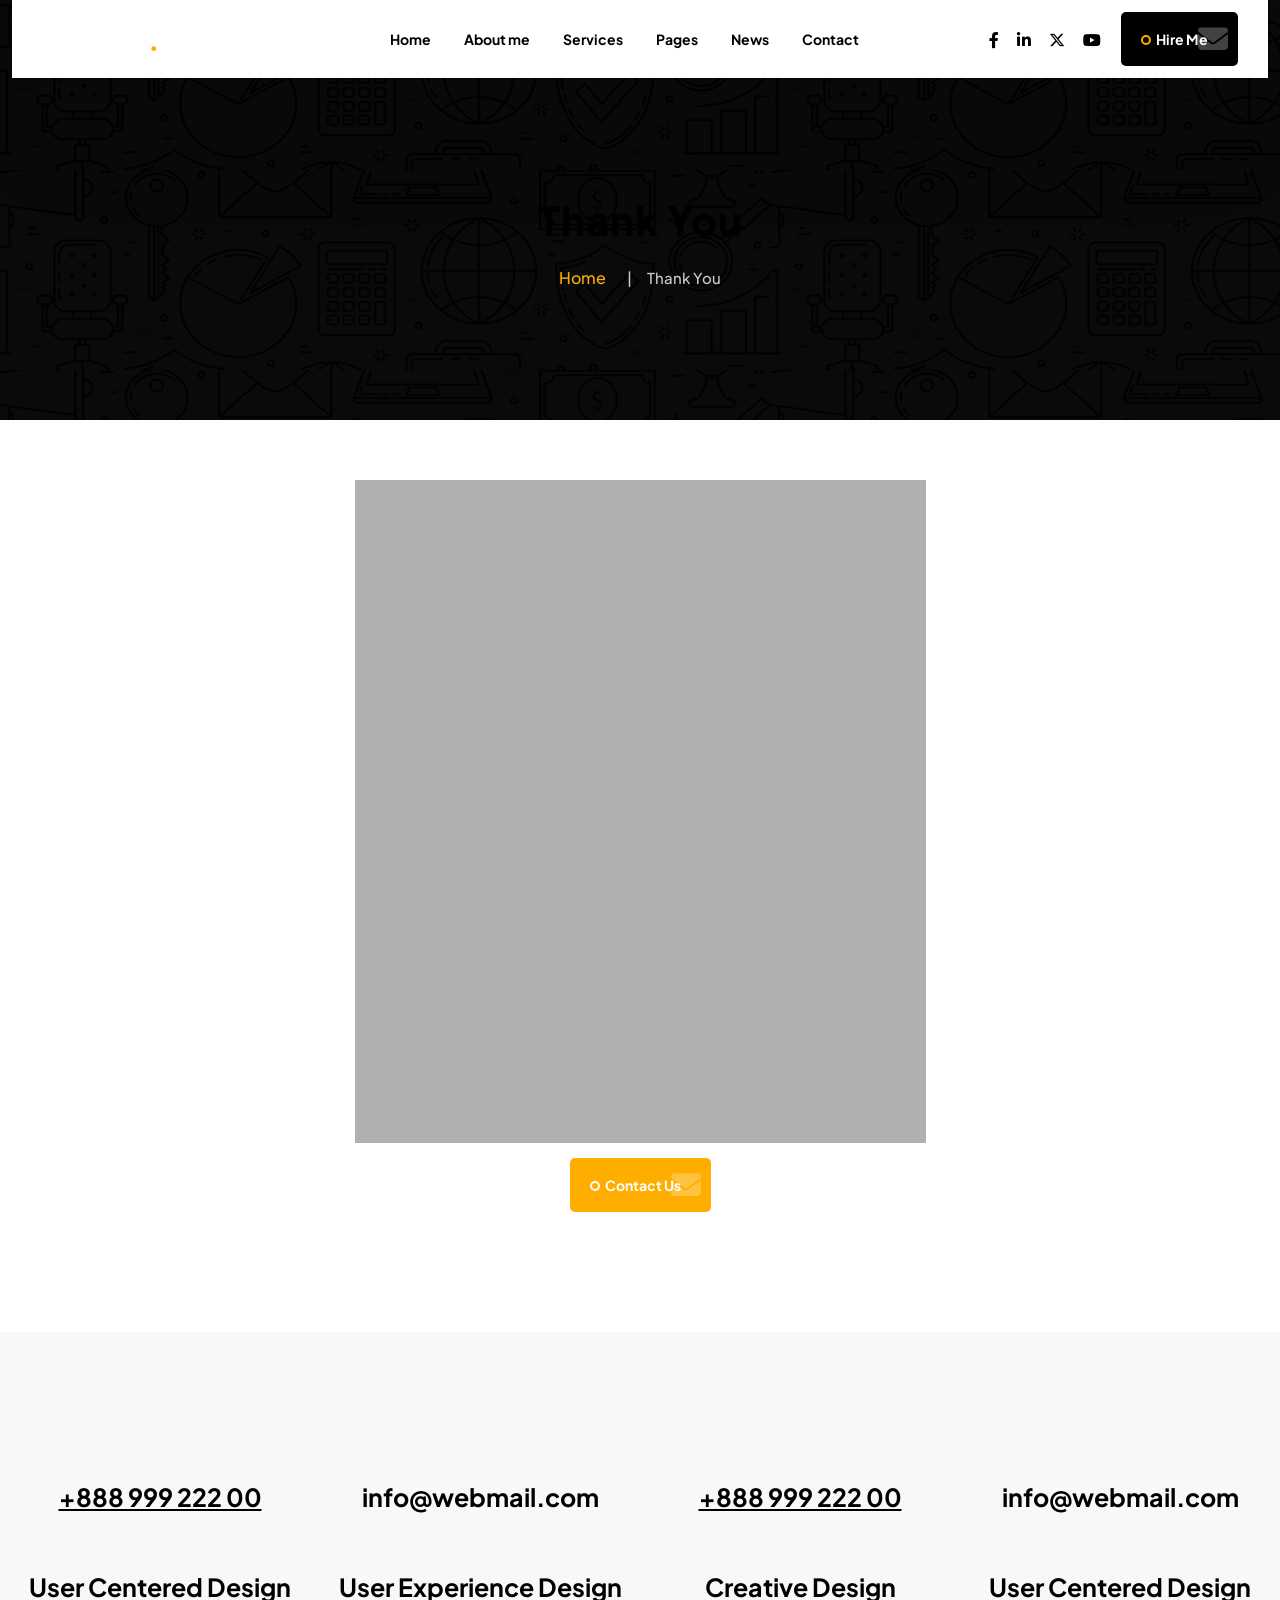
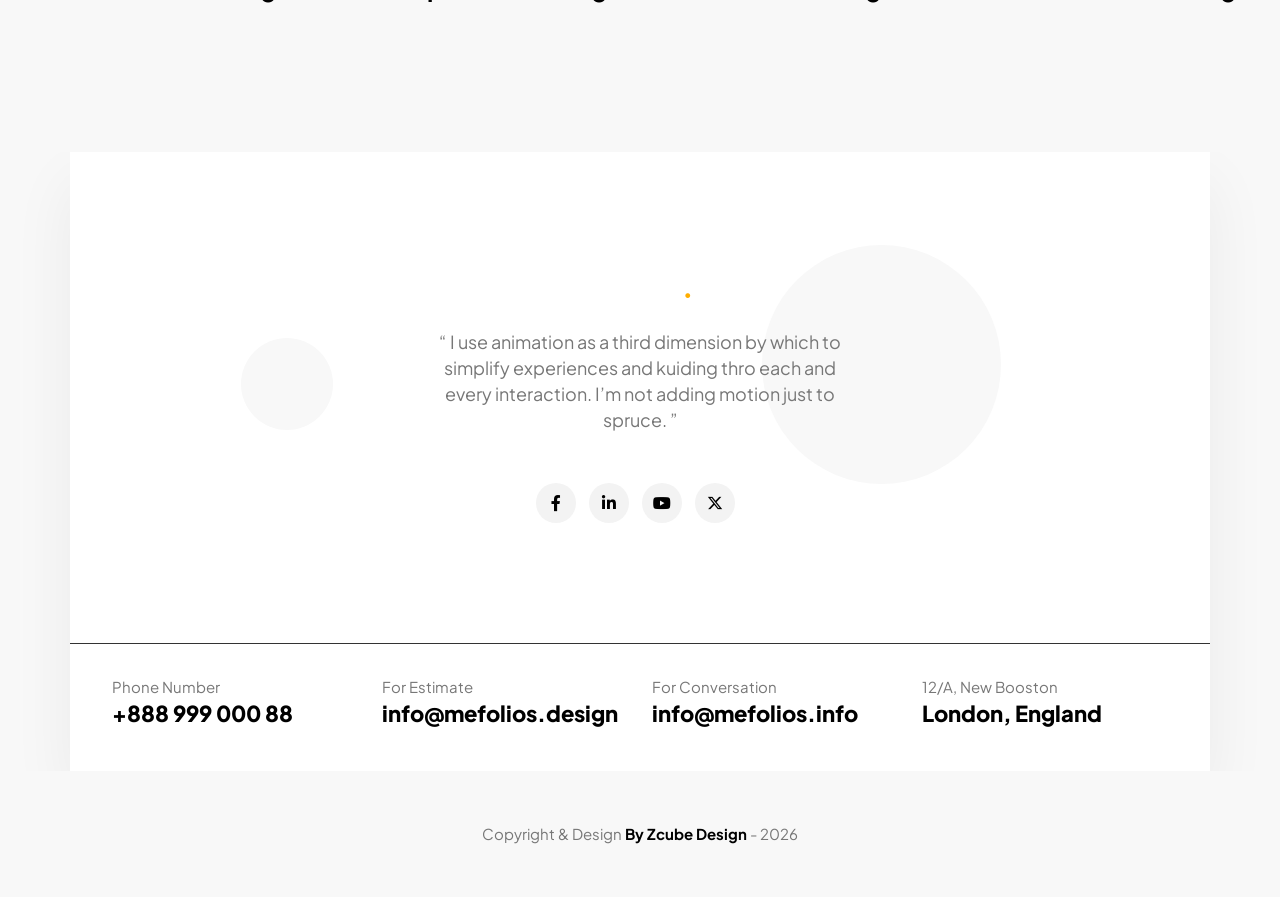
<file: thank-you.html>
<!doctype html>
<html class="no-js" lang="zxx">

<head>
    <meta charset="utf-8">
    <meta http-equiv="x-ua-compatible" content="ie=edge">
    <title>Lee-Roy Adkins - Personal Portfolio & Cv HTML Template </title>
    <meta name="description" content="">
    <meta name="viewport" content="width=device-width, initial-scale=1">
    <link rel="shortcut icon" type="image/x-icon" href="img/favicon.ico">
    <!-- Place favicon.ico in the root directory -->

    <!-- CSS here -->
    <link rel="stylesheet" href="css/bootstrap.min.css">
    <link rel="stylesheet" href="css/animate.min.css">
    <link rel="stylesheet" href="css/magnific-popup.css">
    <link rel="stylesheet" href="fontawesome/css/all.min.css">
    <link rel="stylesheet" href="fontawesome-pro/css/all.min.css">
    <link rel="stylesheet" href="css/dripicons.css">
    <link rel="stylesheet" href="css/slick.css">
    <link rel="stylesheet" href="css/meanmenu.css">
    <link rel="stylesheet" href="css/default.css">
    <link rel="stylesheet" href="css/style.css">
    <link rel="stylesheet" href="css/responsive.css">
</head>

<body>
    <!--  Preloader  -->
    <div id="preloader" class="loader-wrapper">
        <div id="loading" class="loader"> </div>
    </div>
    <!--  Preloader end  -->
    <!-- header -->
    <header class="header-area header-three">
        <div id="header-sticky" class="menu-area">
            <div class="container">
                <div class="second-menu">
                    <div class="row align-items-center">
                        <div class="col-lg-2 col-md-12">
                            <div class="logo">
                                <a href="index.html"><img src="img/logo/logo.svg" alt="logo"></a>
                            </div>
                        </div>
                        <div class="col-xl-7 col-lg-7 text-center">

                            <div class="main-menu">
                                <nav id="mobile-menu">
                                    <ul>
                                        <li class="has-sub">
                                            <a href="#home">Home</a>
                                            <ul>
                                                <li><a href="index.html">Home Page 01</a></li>
                                                <li><a href="index-2.html">Home Page 02</a></li>
                                            </ul>
                                        </li>
                                        <li><a href="#skill">About me</a></li>
                                        <li class="has-sub">
                                            <a href="#services">Services</a>
                                        </li>
                                        <li class="has-sub"><a href="#">Pages</a>
                                            <ul>
                                                <li><a href="#portfolio">Portfolio</a></li>
                                                <li><a href="#awards">Awards </a></li>
                                                <li><a href="#team">Team</a></li>
                                                <li><a href="#testimonial">Testimonial</a></li>
                                                <li><a href="#video">Video</a></li>
                                            </ul>
                                        </li>
                                        <li class="has-sub">
                                            <a href="blog.html">News</a>
                                        </li>
                                        <li><a href="#contact">Contact</a></li>
                                    </ul>
                                </nav>
                            </div>
                        </div>
                        <div class="col-xl-2 col-lg-2 text-right d-none d-lg-block">
                            <div class="header-social">
                                <span>
                                    <a href="#" title="Facebook"><i class="fab fa-facebook-f"></i></a>
                                    <a href="#" title="LinkedIn"><i class="fab fa-linkedin-in"></i></a>
                                    <a href="#" title="Twitter"><i class="fa-brands fa-x-twitter"></i></a>
                                    <a href="#" title="Twitter"><i class="fab fa-youtube"></i></a>
                                </span>
                                <!--  /social media icon redux -->
                            </div>
                        </div>
                        <div class="col-xl-1 col-lg-1 text-right d-none d-lg-block">
                            <a href="index.html#contact" class="btn ss-btn smoth-scroll">Hire Me</a>
                        </div>
                        <div class="col-12">
                            <div class="mobile-menu"></div>
                        </div>
                    </div>
                </div>
            </div>
        </div>
    </header>
    <!-- header-end -->
    <!-- main-area -->
    <main>
        <!-- breadcrumb-area -->
        <section class="breadcrumb-area d-flex align-items-center" style="background-image:url(img/bg/quote_bg.png);">
            <div class="container">
                <div class="row align-items-center">
                    <div class="col-xl-12 col-lg-12">
                        <div class="breadcrumb-wrap text-center">
                            <div class="breadcrumb-title">
                                <h2>Thank You</h2>
                                <div class="breadcrumb-wrap">

                                    <nav aria-label="breadcrumb">
                                        <ol class="breadcrumb">
                                            <li class="breadcrumb-item"><a href="index.html">Home</a></li>
                                            <li class="breadcrumb-item active" aria-current="page">Thank You</li>
                                        </ol>
                                    </nav>
                                </div>
                            </div>
                        </div>
                    </div>

                </div>
            </div>
        </section>
        <!-- breadcrumb-area-end -->

        <!-- contact-area -->
        <section id="contact" class="contact-area after-none contact-bg pt-60 pb-120 p-relative fix" style="background: #fff;">
            <div class="container">

                <div class="row">

                    <div class="col-lg-12 text-center">
                        <p><img src="img/bg/contact-img.png" alt="map"></p>
                        <div class="slider-btn">
                            <a href="index.html" class="btn ss-btn" data-animation="fadeInRight" data-delay=".8s">Contact Us</a>
                        </div>
                    </div>

                </div>

            </div>

        </section>
        <!-- contact-area-end -->
    </main>
    <!-- main-area-end -->
    <!-- footer -->
    <footer class="footer-bg footer-p">
        <!-- scrollbox-area -->
        <div class="pt-120 pb-120">
            <div class="scrollbox scrollbox--primary">
                <div class="scrollbox__item">info@webmail.com </div>
                <div class="scrollbox__item"><u>+888 999 222 00</u></div>
                <div class="scrollbox__item">info@webmail.com </div>
                <div class="scrollbox__item"><u>+888 999 222 00</u></div>
                <div class="scrollbox__item">info@webmail.com </div>
                <div class="scrollbox__item"><u>+888 999 222 00</u></div>
            </div>

            <div class="scrollbox scrollbox--secondary scrollbox--reverse">
                <div class="scrollbox__item">Creative Design</div>
                <div class="scrollbox__item">User Centered Design</div>
                <div class="scrollbox__item">User Experience Design</div>
                <div class="scrollbox__item">Creative Design</div>
                <div class="scrollbox__item">User Centered Design</div>
                <div class="scrollbox__item">User Experience Design</div>
            </div>

        </div>
        <!-- scrollbox-area-end -->
        <div class="footer-top p-relative fix">

            <div class="container">
                <div class="anim-01"></div>
                <div class="anim-02"></div>
                <div class="row justify-content-center align-items-center">
                    <div class="col-xl-5 col-lg-6 col-sm-12 text-center">
                        <div class="section-title p-relative mb-50 wow fadeInLeft  animated" data-animation="fadeInLeft" data-delay=".4s">
                            <div class="f-logo">
                                <img src="img/logo/logo.svg" alt="img">
                            </div>
                            <p>“ I use animation as a third dimension by which to simplify experiences and kuiding thro each and every interaction. I’m not adding motion just to spruce. ”</p>
                        </div>
                        <div class="footer-social mt-10 mb-120">
                            <a href="#"><i class="fab fa-facebook-f"></i></a>
                            <a href="#"><i class="fab fa-linkedin-in"></i></a>
                            <a href="#"><i class="fab fa-youtube"></i></a>
                            <a href="#"><i class="fa-brands fa-x-twitter"></i></a>
                        </div>

                    </div>
                </div>
                <div class="row justify-content-between pt-30 fbtd">
                    <div class="col-xl-3 col-lg-3 col-sm-6">
                        <div class="footer-widget mb-30">
                            <div class="f-contact2">
                                <span>Phone Number</span>
                                <h4>+888 999 000 88</h4>
                            </div>

                        </div>
                    </div>
                    <div class="col-xl-3 col-lg-3 col-sm-6">
                        <div class="footer-widget mb-30">
                            <div class="f-contact2">
                                <span>For Estimate</span>
                                <h4>info@mefolios.design</h4>
                            </div>

                        </div>
                    </div>
                    <div class="col-xl-3 col-lg-3 col-sm-6">
                        <div class="footer-widget mb-30">
                            <div class="f-contact2">
                                <span>For Conversation</span>
                                <h4>info@mefolios.info</h4>
                            </div>

                        </div>
                    </div>
                    <div class="col-xl-3 col-lg-3 col-sm-6">
                        <div class="footer-widget mb-30">
                            <div class="f-contact2">
                                <span>12/A, New Booston</span>
                                <h4>London, England</h4>
                            </div>

                        </div>
                    </div>

                </div>
            </div>
        </div>
        <div class="copyright-wrap">
            <div class="container">
                <div class="row align-items-center">
                    <div class="col-lg-12">
                        <div class="copy-text text-center">
                            Copyright & Design <strong>By Zcube Design</strong> - 2026
                        </div>
                    </div>

                </div>
            </div>
        </div>
    </footer>
    <!-- footer-end -->


    <!-- JS here -->
    <script src="js/vendor/modernizr-3.5.0.min.js"></script>
    <script src="js/vendor/jquery.min.js"></script>
    <script src="js/popper.min.js"></script>
    <script src="js/bootstrap.min.js"></script>
    <script src="js/slick.min.js"></script>
    <script src="js/ajax-form.js"></script>
    <script src="js/paroller.js"></script>
    <script src="js/wow.min.js"></script>
    <script src="js/js_isotope.pkgd.min.js"></script>
    <script src="js/imagesloaded.min.js"></script>
    <script src="js/parallax.min.js"></script>
    <script src="js/jquery.waypoints.min.js"></script>
    <script src="js/jquery.counterup.min.js"></script>
    <script src="js/jquery.scrollUp.min.js"></script>
    <script src="js/jquery.meanmenu.min.js"></script>
    <script src="js/parallax-scroll.js"></script>
    <script src="js/jquery.magnific-popup.min.js"></script>
    <script src="js/element-in-view.js"></script>
    <script src="js/lenis.min.js"></script>
    <script src="js/main.js"></script>
</body>

</html>
</file>
<file: css/dripicons.css>
@charset "UTF-8";

@font-face {
  font-family: "dripicons-v2";
  src:url("../fonts/dripicons-v2.eot");
  src:url("../fonts/dripicons-v2.eot?#iefix") format("embedded-opentype"),
    url("../fonts/dripicons-v2.woff") format("woff"),
    url("../fonts/dripicons-v2.ttf") format("truetype"),
    url("../fonts/dripicons-v2.svg#dripicons-v2") format("svg");
  font-weight: normal;
  font-style: normal;

}

[data-icon]:before {
  font-family: "dripicons-v2" !important;
  content: attr(data-icon);
  font-style: normal !important;
  font-weight: normal !important;
  font-variant: normal !important;
  text-transform: none !important;
  speak: none;
  line-height: 1;
  -webkit-font-smoothing: antialiased;
  -moz-osx-font-smoothing: grayscale;
}

[class^="dripicons-"]:before,
[class*=" dripicons-"]:before {
  font-family: "dripicons-v2" !important;
  font-style: normal !important;
  font-weight: normal !important;
  font-variant: normal !important;
  text-transform: none !important;
  speak: none;
  line-height: 1;
  -webkit-font-smoothing: antialiased;
  -moz-osx-font-smoothing: grayscale;
}

.dripicons-alarm:before {
  content: "\61";
}
.dripicons-align-center:before {
  content: "\62";
}
.dripicons-align-justify:before {
  content: "\63";
}
.dripicons-align-left:before {
  content: "\64";
}
.dripicons-align-right:before {
  content: "\65";
}
.dripicons-anchor:before {
  content: "\66";
}
.dripicons-archive:before {
  content: "\67";
}
.dripicons-arrow-down:before {
  content: "\68";
}
.dripicons-arrow-left:before {
  content: "\69";
}
.dripicons-arrow-right:before {
  content: "\6a";
}
.dripicons-arrow-thin-down:before {
  content: "\6b";
}
.dripicons-arrow-thin-left:before {
  content: "\6c";
}
.dripicons-arrow-thin-right:before {
  content: "\6d";
}
.dripicons-arrow-thin-up:before {
  content: "\6e";
}
.dripicons-arrow-up:before {
  content: "\6f";
}
.dripicons-article:before {
  content: "\70";
}
.dripicons-backspace:before {
  content: "\71";
}
.dripicons-basket:before {
  content: "\72";
}
.dripicons-basketball:before {
  content: "\73";
}
.dripicons-battery-empty:before {
  content: "\74";
}
.dripicons-battery-full:before {
  content: "\75";
}
.dripicons-battery-low:before {
  content: "\76";
}
.dripicons-battery-medium:before {
  content: "\77";
}
.dripicons-bell:before {
  content: "\78";
}
.dripicons-blog:before {
  content: "\79";
}
.dripicons-bluetooth:before {
  content: "\7a";
}
.dripicons-bold:before {
  content: "\41";
}
.dripicons-bookmark:before {
  content: "\42";
}
.dripicons-bookmarks:before {
  content: "\43";
}
.dripicons-box:before {
  content: "\44";
}
.dripicons-briefcase:before {
  content: "\45";
}
.dripicons-brightness-low:before {
  content: "\46";
}
.dripicons-brightness-max:before {
  content: "\47";
}
.dripicons-brightness-medium:before {
  content: "\48";
}
.dripicons-broadcast:before {
  content: "\49";
}
.dripicons-browser:before {
  content: "\4a";
}
.dripicons-browser-upload:before {
  content: "\4b";
}
.dripicons-brush:before {
  content: "\4c";
}
.dripicons-calendar:before {
  content: "\4d";
}
.dripicons-camcorder:before {
  content: "\4e";
}
.dripicons-camera:before {
  content: "\4f";
}
.dripicons-card:before {
  content: "\50";
}
.dripicons-cart:before {
  content: "\51";
}
.dripicons-checklist:before {
  content: "\52";
}
.dripicons-checkmark:before {
  content: "\53";
}
.dripicons-chevron-down:before {
  content: "\54";
}
.dripicons-chevron-left:before {
  content: "\55";
}
.dripicons-chevron-right:before {
  content: "\56";
}
.dripicons-chevron-up:before {
  content: "\57";
}
.dripicons-clipboard:before {
  content: "\58";
}
.dripicons-clock:before {
  content: "\59";
}
.dripicons-clockwise:before {
  content: "\5a";
}
.dripicons-cloud:before {
  content: "\30";
}
.dripicons-cloud-download:before {
  content: "\31";
}
.dripicons-cloud-upload:before {
  content: "\32";
}
.dripicons-code:before {
  content: "\33";
}
.dripicons-contract:before {
  content: "\34";
}
.dripicons-contract-2:before {
  content: "\35";
}
.dripicons-conversation:before {
  content: "\36";
}
.dripicons-copy:before {
  content: "\37";
}
.dripicons-crop:before {
  content: "\38";
}
.dripicons-cross:before {
  content: "\39";
}
.dripicons-crosshair:before {
  content: "\21";
}
.dripicons-cutlery:before {
  content: "\22";
}
.dripicons-device-desktop:before {
  content: "\23";
}
.dripicons-device-mobile:before {
  content: "\24";
}
.dripicons-device-tablet:before {
  content: "\25";
}
.dripicons-direction:before {
  content: "\26";
}
.dripicons-disc:before {
  content: "\27";
}
.dripicons-document:before {
  content: "\28";
}
.dripicons-document-delete:before {
  content: "\29";
}
.dripicons-document-edit:before {
  content: "\2a";
}
.dripicons-document-new:before {
  content: "\2b";
}
.dripicons-document-remove:before {
  content: "\2c";
}
.dripicons-dot:before {
  content: "\2d";
}
.dripicons-dots-2:before {
  content: "\2e";
}
.dripicons-dots-3:before {
  content: "\2f";
}
.dripicons-download:before {
  content: "\3a";
}
.dripicons-duplicate:before {
  content: "\3b";
}
.dripicons-enter:before {
  content: "\3c";
}
.dripicons-exit:before {
  content: "\3d";
}
.dripicons-expand:before {
  content: "\3e";
}
.dripicons-expand-2:before {
  content: "\3f";
}
.dripicons-experiment:before {
  content: "\40";
}
.dripicons-export:before {
  content: "\5b";
}
.dripicons-feed:before {
  content: "\5d";
}
.dripicons-flag:before {
  content: "\5e";
}
.dripicons-flashlight:before {
  content: "\5f";
}
.dripicons-folder:before {
  content: "\60";
}
.dripicons-folder-open:before {
  content: "\7b";
}
.dripicons-forward:before {
  content: "\7c";
}
.dripicons-gaming:before {
  content: "\7d";
}
.dripicons-gear:before {
  content: "\7e";
}
.dripicons-graduation:before {
  content: "\5c";
}
.dripicons-graph-bar:before {
  content: "\e000";
}
.dripicons-graph-line:before {
  content: "\e001";
}
.dripicons-graph-pie:before {
  content: "\e002";
}
.dripicons-headset:before {
  content: "\e003";
}
.dripicons-heart:before {
  content: "\e004";
}
.dripicons-help:before {
  content: "\e005";
}
.dripicons-home:before {
  content: "\e006";
}
.dripicons-hourglass:before {
  content: "\e007";
}
.dripicons-inbox:before {
  content: "\e008";
}
.dripicons-information:before {
  content: "\e009";
}
.dripicons-italic:before {
  content: "\e00a";
}
.dripicons-jewel:before {
  content: "\e00b";
}
.dripicons-lifting:before {
  content: "\e00c";
}
.dripicons-lightbulb:before {
  content: "\e00d";
}
.dripicons-link:before {
  content: "\e00e";
}
.dripicons-link-broken:before {
  content: "\e00f";
}
.dripicons-list:before {
  content: "\e010";
}
.dripicons-loading:before {
  content: "\e011";
}
.dripicons-location:before {
  content: "\e012";
}
.dripicons-lock:before {
  content: "\e013";
}
.dripicons-lock-open:before {
  content: "\e014";
}
.dripicons-mail:before {
  content: "\e015";
}
.dripicons-map:before {
  content: "\e016";
}
.dripicons-media-loop:before {
  content: "\e017";
}
.dripicons-media-next:before {
  content: "\e018";
}
.dripicons-media-pause:before {
  content: "\e019";
}
.dripicons-media-play:before {
  content: "\e01a";
}
.dripicons-media-previous:before {
  content: "\e01b";
}
.dripicons-media-record:before {
  content: "\e01c";
}
.dripicons-media-shuffle:before {
  content: "\e01d";
}
.dripicons-media-stop:before {
  content: "\e01e";
}
.dripicons-medical:before {
  content: "\e01f";
}
.dripicons-menu:before {
  content: "\e020";
}
.dripicons-message:before {
  content: "\e021";
}
.dripicons-meter:before {
  content: "\e022";
}
.dripicons-microphone:before {
  content: "\e023";
}
.dripicons-minus:before {
  content: "\e024";
}
.dripicons-monitor:before {
  content: "\e025";
}
.dripicons-move:before {
  content: "\e026";
}
.dripicons-music:before {
  content: "\e027";
}
.dripicons-network-1:before {
  content: "\e028";
}
.dripicons-network-2:before {
  content: "\e029";
}
.dripicons-network-3:before {
  content: "\e02a";
}
.dripicons-network-4:before {
  content: "\e02b";
}
.dripicons-network-5:before {
  content: "\e02c";
}
.dripicons-pamphlet:before {
  content: "\e02d";
}
.dripicons-paperclip:before {
  content: "\e02e";
}
.dripicons-pencil:before {
  content: "\e02f";
}
.dripicons-phone:before {
  content: "\e030";
}
.dripicons-photo:before {
  content: "\e031";
}
.dripicons-photo-group:before {
  content: "\e032";
}
.dripicons-pill:before {
  content: "\e033";
}
.dripicons-pin:before {
  content: "\e034";
}
.dripicons-plus:before {
  content: "\e035";
}
.dripicons-power:before {
  content: "\e036";
}
.dripicons-preview:before {
  content: "\e037";
}
.dripicons-print:before {
  content: "\e038";
}
.dripicons-pulse:before {
  content: "\e039";
}
.dripicons-question:before {
  content: "\e03a";
}
.dripicons-reply:before {
  content: "\e03b";
}
.dripicons-reply-all:before {
  content: "\e03c";
}
.dripicons-return:before {
  content: "\e03d";
}
.dripicons-retweet:before {
  content: "\e03e";
}
.dripicons-rocket:before {
  content: "\e03f";
}
.dripicons-scale:before {
  content: "\e040";
}
.dripicons-search:before {
  content: "\e041";
}
.dripicons-shopping-bag:before {
  content: "\e042";
}
.dripicons-skip:before {
  content: "\e043";
}
.dripicons-stack:before {
  content: "\e044";
}
.dripicons-star:before {
  content: "\e045";
}
.dripicons-stopwatch:before {
  content: "\e046";
}
.dripicons-store:before {
  content: "\e047";
}
.dripicons-suitcase:before {
  content: "\e048";
}
.dripicons-swap:before {
  content: "\e049";
}
.dripicons-tag:before {
  content: "\e04a";
}
.dripicons-tag-delete:before {
  content: "\e04b";
}
.dripicons-tags:before {
  content: "\e04c";
}
.dripicons-thumbs-down:before {
  content: "\e04d";
}
.dripicons-thumbs-up:before {
  content: "\e04e";
}
.dripicons-ticket:before {
  content: "\e04f";
}
.dripicons-time-reverse:before {
  content: "\e050";
}
.dripicons-to-do:before {
  content: "\e051";
}
.dripicons-toggles:before {
  content: "\e052";
}
.dripicons-trash:before {
  content: "\e053";
}
.dripicons-trophy:before {
  content: "\e054";
}
.dripicons-upload:before {
  content: "\e055";
}
.dripicons-user:before {
  content: "\e056";
}
.dripicons-user-group:before {
  content: "\e057";
}
.dripicons-user-id:before {
  content: "\e058";
}
.dripicons-vibrate:before {
  content: "\e059";
}
.dripicons-view-apps:before {
  content: "\e05a";
}
.dripicons-view-list:before {
  content: "\e05b";
}
.dripicons-view-list-large:before {
  content: "\e05c";
}
.dripicons-view-thumb:before {
  content: "\e05d";
}
.dripicons-volume-full:before {
  content: "\e05e";
}
.dripicons-volume-low:before {
  content: "\e05f";
}
.dripicons-volume-medium:before {
  content: "\e060";
}
.dripicons-volume-off:before {
  content: "\e061";
}
.dripicons-wallet:before {
  content: "\e062";
}
.dripicons-warning:before {
  content: "\e063";
}
.dripicons-web:before {
  content: "\e064";
}
.dripicons-weight:before {
  content: "\e065";
}
.dripicons-wifi:before {
  content: "\e066";
}
.dripicons-wrong:before {
  content: "\e067";
}
.dripicons-zoom-in:before {
  content: "\e068";
}
.dripicons-zoom-out:before {
  content: "\e069";
}
</file>
<file: css/default.css>
/* Deafult Margin & Padding */
/*-- Margin Top --*/
.mt-5 {
	margin-top: 5px;
}
.mt-10 {
	margin-top: 10px;
}
.mt-15 {
	margin-top: 15px;
}
.mt-20 {
	margin-top: 20px;
}
.mt-25 {
	margin-top: 25px;
}
.mt-30 {
	margin-top: 30px;
}
.mt-35 {
	margin-top: 35px;
}
.mt-40 {
	margin-top: 40px;
}
.mt-45 {
	margin-top: 45px;
}
.mt-50 {
	margin-top: 50px;
}
.mt-55 {
	margin-top: 55px;
}
.mt-60 {
	margin-top: 60px;
}
.mt-65 {
	margin-top: 65px;
}
.mt-70 {
	margin-top: 70px;
}
.mt-75 {
	margin-top: 75px;
}
.mt-80 {
	margin-top: 80px;
}
.mt-85 {
	margin-top: 85px;
}
.mt-90 {
	margin-top: 90px;
}
.mt-95 {
	margin-top: 95px;
}
.mt-100 {
	margin-top: 100px;
}
.mt-105 {
	margin-top: 105px;
}
.mt-110 {
	margin-top: 110px;
}
.mt-115 {
	margin-top: 115px;
}
.mt-120 {
	margin-top: 120px;
}
.mt-125 {
	margin-top: 125px;
}
.mt-130 {
	margin-top: 130px;
}
.mt-135 {
	margin-top: 135px;
}
.mt-140 {
	margin-top: 140px;
}
.mt-145 {
	margin-top: 145px;
}
.mt-150 {
	margin-top: 150px;
}
.mt-155 {
	margin-top: 155px;
}
.mt-160 {
	margin-top: 160px;
}
.mt-165 {
	margin-top: 165px;
}
.mt-170 {
	margin-top: 170px;
}
.mt-175 {
	margin-top: 175px;
}
.mt-180 {
	margin-top: 180px;
}
.mt-185 {
	margin-top: 185px;
}
.mt-190 {
	margin-top: 190px;
}
.mt-195 {
	margin-top: 195px;
}
.mt-200 {
	margin-top: 200px;
}
/*-- Margin Bottom --*/

.mb-5 {
	margin-bottom: 5px;
}
.mb-10 {
	margin-bottom: 10px;
}
.mb-15 {
	margin-bottom: 15px;
}
.mb-20 {
	margin-bottom: 20px;
}
.mb-25 {
	margin-bottom: 25px;
}
.mb-30 {
	margin-bottom: 30px;
}
.mb-35 {
	margin-bottom: 35px;
}
.mb-40 {
	margin-bottom: 40px;
}
.mb-45 {
	margin-bottom: 45px;
}
.mb-50 {
	margin-bottom: 50px;
}
.mb-55 {
	margin-bottom: 55px;
}
.mb-60 {
	margin-bottom: 60px;
}
.mb-65 {
	margin-bottom: 65px;
}
.mb-70 {
	margin-bottom: 70px;
}
.mb-75 {
	margin-bottom: 75px;
}
.mb-80 {
	margin-bottom: 80px;
}
.mb-85 {
	margin-bottom: 85px;
}
.mb-90 {
	margin-bottom: 90px;
}
.mb-95 {
	margin-bottom: 95px;
}
.mb-100 {
	margin-bottom: 100px;
}
.mb-105 {
	margin-bottom: 105px;
}
.mb-110 {
	margin-bottom: 110px;
}
.mb-115 {
	margin-bottom: 115px;
}
.mb-120 {
	margin-bottom: 120px;
}
.mb-125 {
	margin-bottom: 125px;
}
.mb-130 {
	margin-bottom: 130px;
}
.mb-135 {
	margin-bottom: 135px;
}
.mb-140 {
	margin-bottom: 140px;
}
.mb-145 {
	margin-bottom: 145px;
}
.mb-150 {
	margin-bottom: 150px;
}
.mb-155 {
	margin-bottom: 155px;
}
.mb-160 {
	margin-bottom: 160px;
}
.mb-165 {
	margin-bottom: 165px;
}
.mb-170 {
	margin-bottom: 170px;
}
.mb-175 {
	margin-bottom: 175px;
}
.mb-180 {
	margin-bottom: 180px;
}
.mb-185 {
	margin-bottom: 185px;
}
.mb-190 {
	margin-bottom: 190px;
}
.mb-195 {
	margin-bottom: 195px;
}
.mb-200 {
	margin-bottom: 200px;
}
/*-- Padding Top --*/

.pt-5 {
	padding-top: 5px;
}
.pt-10 {
	padding-top: 10px;
}
.pt-15 {
	padding-top: 15px;
}
.pt-20 {
	padding-top: 20px;
}
.pt-25 {
	padding-top: 25px;
}
.pt-30 {
	padding-top: 30px;
}
.pt-35 {
	padding-top: 35px;
}
.pt-40 {
	padding-top: 40px;
}
.pt-45 {
	padding-top: 45px;
}
.pt-50 {
	padding-top: 50px;
}
.pt-55 {
	padding-top: 55px;
}
.pt-60 {
	padding-top: 60px;
}
.pt-65 {
	padding-top: 65px;
}
.pt-70 {
	padding-top: 70px;
}
.pt-75 {
	padding-top: 75px;
}
.pt-80 {
	padding-top: 80px;
}
.pt-85 {
	padding-top: 85px;
}
.pt-90 {
	padding-top: 90px;
}
.pt-95 {
	padding-top: 95px;
}
.pt-100 {
	padding-top: 100px;
}
.pt-105 {
	padding-top: 105px;
}
.pt-110 {
	padding-top: 110px;
}
.pt-115 {
	padding-top: 115px;
}
.pt-120 {
	padding-top: 120px;
}
.pt-125 {
	padding-top: 125px;
}
.pt-130 {
	padding-top: 130px;
}
.pt-135 {
	padding-top: 135px;
}
.pt-140 {
	padding-top: 140px;
}
.pt-145 {
	padding-top: 145px;
}
.pt-150 {
	padding-top: 150px;
}
.pt-155 {
	padding-top: 155px;
}
.pt-160 {
	padding-top: 160px;
}
.pt-165 {
	padding-top: 165px;
}
.pt-170 {
	padding-top: 170px;
}
.pt-175 {
	padding-top: 175px;
}
.pt-180 {
	padding-top: 180px;
}
.pt-185 {
	padding-top: 185px;
}
.pt-190 {
	padding-top: 190px;
}
.pt-195 {
	padding-top: 195px;
}
.pt-200 {
	padding-top: 200px;
}
.pt-113 {
	padding-top: 113px;
}
/*-- Padding Bottom --*/

.pb-5 {
	padding-bottom: 5px;
}
.pb-10 {
	padding-bottom: 10px;
}
.pb-15 {
	padding-bottom: 15px;
}
.pb-20 {
	padding-bottom: 20px;
}
.pb-25 {
	padding-bottom: 25px;
}
.pb-30 {
	padding-bottom: 30px;
}
.pb-35 {
	padding-bottom: 35px;
}
.pb-40 {
	padding-bottom: 40px;
}
.pb-45 {
	padding-bottom: 45px;
}
.pb-50 {
	padding-bottom: 50px;
}
.pb-55 {
	padding-bottom: 55px;
}
.pb-60 {
	padding-bottom: 60px;
}
.pb-65 {
	padding-bottom: 65px;
}
.pb-70 {
	padding-bottom: 70px;
}
.pb-75 {
	padding-bottom: 75px;
}
.pb-80 {
	padding-bottom: 80px;
}
.pb-85 {
	padding-bottom: 85px;
}
.pb-90 {
	padding-bottom: 90px;
}
.pb-95 {
	padding-bottom: 95px;
}
.pb-100 {
	padding-bottom: 100px;
}
.pb-105 {
	padding-bottom: 105px;
}
.pb-110 {
	padding-bottom: 110px;
}
.pb-115 {
	padding-bottom: 115px;
}
.pb-120 {
	padding-bottom: 120px;
}
.pb-125 {
	padding-bottom: 125px;
}
.pb-130 {
	padding-bottom: 130px;
}
.pb-135 {
	padding-bottom: 135px;
}
.pb-140 {
	padding-bottom: 140px;
}
.pb-145 {
	padding-bottom: 145px;
}
.pb-150 {
	padding-bottom: 150px;
}
.pb-155 {
	padding-bottom: 155px;
}
.pb-160 {
	padding-bottom: 160px;
}
.pb-165 {
	padding-bottom: 165px;
}
.pb-170 {
	padding-bottom: 170px;
}
.pb-175 {
	padding-bottom: 175px;
}
.pb-180 {
	padding-bottom: 180px;
}
.pb-185 {
	padding-bottom: 185px;
}
.pb-190 {
	padding-bottom: 190px;
}
.pb-195 {
	padding-bottom: 195px;
}
.pb-200 {
	padding-bottom: 200px;
}

.pb-240 {
    padding-bottom: 450px;
}

/*-- Padding Left --*/
.pl-0 {
	padding-left: 0px;
}
.pl-5 {
	padding-left: 5px;
}
.pl-10 {
	padding-left: 10px;
}
.pl-15 {
	padding-left: 15px;
}
.pl-20{
	padding-left: 20px;
}
.pl-25 {
	padding-left: 35px;
}
.pl-30 {
	padding-left: 30px;
}
.pl-35 {
	padding-left: 35px;
}

.pl-35 {
	padding-left: 35px;
}

.pl-40 {
	padding-left: 40px;
}

.pl-45 {
	padding-left: 45px;
}

.pl-50 {
	padding-left: 50px;
}

.pl-55 {
	padding-left: 55px;
}

.pl-60 {
	padding-left: 60px;
}
.pl-65 {
	padding-left: 65px;
}
.pl-70 {
	padding-left: 70px;
}
.pl-75 {
	padding-left: 75px;
}
.pl-80 {
	padding-left: 80px;
}
.pl-85 {
	padding-left: 80px;
}
.pl-90 {
	padding-left: 90px;
}
.pl-95 {
	padding-left: 95px;
}
.pl-100 {
	padding-left: 100px;
}


/*-- Padding Right --*/
.pr-0 {
	padding-right: 0px;
}
.pr-5 {
	padding-right: 5px;
}
.pr-10 {
	padding-right: 10px;
}
.pr-15 {
	padding-right: 15px;
}
.pr-20{
	padding-right: 20px;
}
.pr-25 {
	padding-right: 35px;
}
.pr-30 {
	padding-right: 30px;
}
.pr-35 {
	padding-right: 35px;
}

.pr-35 {
	padding-right: 35px;
}

.pr-40 {
	padding-right: 40px;
}

.pr-45 {
	padding-right: 45px;
}

.pr-50 {
	padding-right: 50px;
}

.pr-55 {
	padding-right: 55px;
}

.pr-60 {
	padding-right: 60px;
}
.pr-65 {
	padding-right: 65px;
}
.pr-70 {
	padding-right: 70px;
}
.pr-75 {
	padding-right: 75px;
}
.pr-80 {
	padding-right: 80px;
}
.pr-85 {
	padding-right: 80px;
}
.pr-90 {
	padding-right: 90px;
}
.pr-95 {
	padding-right: 95px;
}
.pr-100 {
	padding-right: 100px;
}
/*-- margin Right --*/
.mr-40{
    margin-right: 40px;
}
/* font weight */
.f-700{font-weight: 700;}
.f-600{font-weight: 600;}
.f-500{font-weight: 500;}
.f-400{font-weight: 400;}
.f-300{font-weight: 300;}

/* Background Color */

.gray-bg {
	background: #f4f4fe;
}
.white-bg {
	background: #fff;
}
.black-bg {
	background: #222;
}
.theme-bg {
	background: #222;
}
.primary-bg {
	background: #1a237e;
}
/* Color */

.white-color {
	color: #fff;
}
.black-color {
	color: #222;
}
.theme-color {
	color: #222;
}
.primary-color {
	color: #222;
}
/* black overlay */

[data-overlay] {
	position: relative;
}
[data-overlay]::before {
	background: #000 none repeat scroll 0 0;
	content: "";
	height: 100%;
	left: 0;
	position: absolute;
	top: 0;
	width: 100%;
	z-index: 1;
}
[data-overlay="3"]::before {
	opacity: 0.3;
}
[data-overlay="4"]::before {
	opacity: 0.4;
}
[data-overlay="5"]::before {
	opacity: 0.5;
}
[data-overlay="6"]::before {
	opacity: 0.6;
}
[data-overlay="7"]::before {
	opacity: 0.7;
}
[data-overlay="8"]::before {
	opacity: 0.8;
}
[data-overlay="9"]::before {
	opacity: 0.9;
}


.text-right{
text-align: right;
}
a {
    text-decoration: none;
}
/*********************** Demo - 20 *******************/
.box20{position:relative}
.box20:after,.box20:before{position:absolute;content:""}
.box20:before{width:80%;height:220%;background:#ffae00;top:-50%;left:-100%;z-index:1;transform:rotate(25deg);transform-origin:center top 0;transition:all .5s ease 0s}
.box20:hover:before{left:10%}
.box20:after{width:55%;height:175%;background-color:rgba(0,0,0,.8);bottom:-1000%;left:53%;transform:rotate(-33deg);transform-origin:center bottom 0;transition:all .8s ease 0s}
.box20 .box-content,.box20 .icon{width:100%;padding:0 20px;position:absolute;left:0;z-index:2;transition:all 1.1s ease 0s}
.box20:hover:after{bottom:-70%}
.box20 img{width:100%;height:auto}
.box20 .box-content{top:-100%;color:#fff}
.box20:hover .box-content{top:30px}
.box20 .title{font-size:24px;margin:0; color: #fff;}
.box20 .icon li a,.box20 .post{display:inline-block;font-size:14px}
.box20 .post{margin-top:5px}
.box20 .icon{list-style:none;margin:0;bottom:-100%}
.box20:hover .icon{bottom:25px}
.box20 .icon li{display:inline-block}
.box20 .icon li a{width:35px;height:35px;line-height:35px;background:#444;border-radius:50%;margin:0 3px;color:#fff;text-align:center;transition:all .5s ease 0s}
.box20 .icon li a:hover{background:#fff;color:#ff402a}
@media only screen and (max-width:990px){.box20{margin-bottom:30px}
}
@media only screen and (max-width:479px){.box20 .title{font-size:20px}
}



 /* The flip card container - set the width and height to whatever you want. We have added the border property to demonstrate that the flip itself goes out of the box on hover (remove perspective if you don't want the 3D effect */
.flip-card {
  background-color: transparent;
  width: 100%;
  height: 352px;
  perspective: 1000px; /* Remove this if you don't want the 3D effect */
}

/* This container is needed to position the front and back side */
.flip-card-inner {
  position: relative;
  width: 100%;
  height: 100%;
  text-align: center;
  transition: transform 0.8s;
  transform-style: preserve-3d;
}

/* Do an horizontal flip when you move the mouse over the flip box container */
.flip-card:hover .flip-card-inner {
  transform: rotateY(180deg);
}

/* Position the front and back side */
.flip-card-front, .flip-card-back {
  position: absolute;
  width: 100%;
  height: 100%;
  -webkit-backface-visibility: hidden; /* Safari */
  backface-visibility: hidden;
}

/* Style the front side (fallback if image is missing) */
.flip-card-front {
  background-color: #bbb;
  color: black;
}

/* Style the back side */
.flip-card-back {
  background-color: #ffae00;
  color: white;
  transform: rotateY(180deg);
} 
.flip-card-back h4{
    color: #fff;
}
.flip-card-back h4 a:hover{
    color: #fff;
}
.flip-card-back .social{
    margin-top: 10px;
}

.flip-card-back .social a {
    width: 40px;
    height: 40px;
    border-radius: 50%;
    background: #fff;
    display: inline-block;
    line-height: 40px;
    color: #ffae00;
}
.flip-card-back .social a:hover {
    background: #001659;
    display: inline-block;
    line-height: 40px;
    color: #fff;
}
/*ZoomIn Hover Effect*/
    .hover-zoomin a {
      display: block;
      position: relative;
      overflow: hidden;
    }
    .hover-zoomin img {
      width: 100%;
      height: auto;
      -webkit-transition: all 0.5s ease-in-out;
      -moz-transition: all 0.5s ease-in-out;
      -o-transition: all 0.5s ease-in-out;
      -ms-transition: all 0.5s ease-in-out;
      transition: all 0.5s ease-in-out;
    }
    .hover-zoomin:hover img {
      -webkit-transform: scale(1.2);
      -moz-transform: scale(1.2);
      -o-transform: scale(1.2);
      -ms-transform: scale(1.2);
      transform: scale(1.2);
    }
</file>
<file: css/style.css>
/* CSS Index
-----------------------------------
1. Theme default css
2. header
3. slider
4. about
5. features
6. services
7. video
8. choose
9. brand
10. work-process
11. team
12. counter
13. cta
14. testimonial
15. blog
16. pagination
17. f-cta
18. pricing
19. contact
20. footer

*/
@import url('https://fonts.googleapis.com/css2?family=Plus+Jakarta+Sans:ital,wght@0,200;0,300;0,400;0,500;0,600;0,700;0,800;1,200;1,300;1,400;1,500;1,600;1,700;1,800&display=swap');

/* 1. Theme default css */
body {
    font-family: 'Plus Jakarta Sans', sans-serif;
    font-size: 15px;
    font-weight: normal;
    color: #777;
    font-style: normal;
    line-height: 26px;
    background: #f8f8f8;
    position: relative;
}

/*--- lenis ---*/
.lenis.lenis-smooth {
    scroll-behavior: auto !important;
}

.lenis.lenis-smooth [data-lenis-prevent] {
    overscroll-behavior: contain;
}

.lenis.lenis-stopped {
    overflow: hidden;
}

.lenis.lenis-scrolling iframe {
    pointer-events: none;
}

/* LOADING */

@-webkit-keyframes spin {
    0% {
        -webkit-transform: rotate(0deg);
        -ms-transform: rotate(0deg);
        transform: rotate(0deg);
    }

    100% {
        -webkit-transform: rotate(360deg);
        -ms-transform: rotate(360deg);
        transform: rotate(360deg);
    }
}

@keyframes spin {
    0% {
        -webkit-transform: rotate(0deg);
        -ms-transform: rotate(0deg);
        transform: rotate(0deg);
    }

    100% {
        -webkit-transform: rotate(360deg);
        -ms-transform: rotate(360deg);
        transform: rotate(360deg);
    }
}

.loader-wrapper {
    width: 100%;
    height: 100%;
    -webkit-transition: all 0.7s 0.3s cubic-bezier(0.645, 0.045, 0.355, 1);
    transition: all 0.7s 0.3s cubic-bezier(0.645, 0.045, 0.355, 1);
    background-color: #000;
    left: 0;
    position: fixed;
    top: 0;
    z-index: 9999;
}

.loaded .loader-wrapper {
    -webkit-opacity: 0;
    -khtml-opacity: 0;
    -moz-opacity: 0;
    opacity: 0;
    -ms-filter: progid: DXImageTransform.Microsoft.Alpha(opacity=0);
    filter: alpha(opacity=0);
    z-index: -1;
}

.no-loading .loader-wrapper {
    display: none;
}

.loader {
    border-radius: 50%;
    width: 150px;
    height: 150px;
    -webkit-animation: spin 2s linear infinite;
    animation: spin 2s linear infinite;
    border: 3px solid transparent;
    border-top-color: #FFF;
    display: block;
    left: 50%;
    margin: -75px 0 0 -75px;
    position: relative;
    top: 50%;
    z-index: 100;
}

.loader:before,
.loader:after {
    border-radius: 50%;
    border: 3px solid transparent;
    content: "";
    position: absolute;
}

.loader:before {
    -webkit-animation: spin 3s linear infinite;
    animation: spin 3s linear infinite;
    border-top-color: #ffae00;
    bottom: 5px;
    left: 5px;
    right: 5px;
    top: 5px;
}

.loader:after {
    -webkit-animation: spin 1.5s linear infinite;
    animation: spin 1.5s linear infinite;
    border-top-color: #FFF;
    bottom: 15px;
    left: 15px;
    right: 15px;
    top: 15px;
}

.loaded .loader {
    -webkit-opacity: 0;
    -khtml-opacity: 0;
    -moz-opacity: 0;
    opacity: 0;
    -ms-filter: progid: DXImageTransform.Microsoft.Alpha(opacity=0);
    filter: alpha(opacity=0);
    -webkit-transition: all 0.3s ease-out;
    transition: all 0.3s ease-out;
}


/* LOADING */


.dark {
    background: #000000;
    color: #ccc;
}

.dark .slider-content h2,
.dark .section-title h2,
.dark .skills-title h2,
.dark .skills-title h6,
.dark .section-title h6,
.dark .testimonial-area h2,
.dark .about-user .text h5,
.dark h1,
.dark h2,
.dark h3,
.dark h4,
.dark h5,
.dark h6,
.dark .scrollbox__item,
.dark .skill-name,
.dark .count,
.dark .counter span,
.dark .s-slider-content h6,
.dark .slider-content .expert strong,
.dark .btn.ss-btn.active {
    color: #fff;
}

.dark .footer-top .container {
    background: #1c1c1c;
    border-radius: 10px;
}

.dark .footer-top .anim-01,
.dark .footer-top .anim-02 {
    background: #292929;
}

.dark .footer-social a {
    background: #292929;
    color: #fff !important;
}

.dark .fbtd {
    border-top: 1px solid #292929;
}

.dark .awards-box {
    border-top: 1px solid #1d1d1d;
    border-bottom: 1px solid #1d1d1d;
}

.dark .s-single-services {
    background: no-repeat;
    border: 1px solid #1d1d1d;
}

.dark .btn.ss-btn.white {
    color: #fff;
    border: 2px solid #333;
    background: #191919;
}

.dark .btn:hover {
    color: #fff;
    background: #1c1c1c;
}

.dark .btn.ss-btn.white:hover {
    background: #ffae00;
}

.dark .follower-box {
    background: #1c1c1c;
    color: #ccc;
}

.dark .follower-contner .text::before {
    background: #1a1a1a;
}

.dark .second-menu,
.dark .header-three .sticky-menu {
    background: #1c1c1c;
}

.dark .second-menu.second-menu2 {
    background: none;
}

.dark .footer-bg {
    color: #ccc;
}

.sticky-menu .second-menu.second-menu2 {
    padding: 10PX 0;
    background: #2b2c30;
}

.header-one .sticky-menu {
    background: #2b2c30;
}

.dark .main-menu ul li a,
.dark .header-social a {
    color: #ccc;
}

.dark .header-three .btn.ss-btn::before {
    border-color: #000;
}

.dark .header-three .btn.ss-btn {
    background: #ffae00;
}

.dark .header-three .btn.ss-btn:hover {
    color: #fff;
    background: #000;
    border-color: #212121;
}

.dark .home-blog-active .slick-arrow,
.dark .home-blog-active2 .slick-arrow {
    color: #fff;
    background: #191919;
    border-color: #212121;
}

.dark .home-blog-active .slick-arrow:hover,
.dark .home-blog-active2 .slick-arrow:hover {
    background: #ffae00;
}

.dark .gallery-image {
    background: none;
    border-color: #212121;
}

.dark .gallery-image figcaption span {
    color: #ffae00;
}

.dark .counter-area .single-counter .number,
.dark .team-area2 .section-title h2 {
    color: #222;
    -webkit-text-stroke: 2px #202020;
    -webkit-text-fill-color: #202020;
}

.dark .bdr {
    border-top: 1px solid #202020;
}

.dark .about-user .text span {
    color: #ffae00;
}

.dark .contact-info p {
    color: #fff;
}

.dark .awards-box:hover .sine,
.dark .awards-box:hover h3 {
    color: #ffae00;
}

.dark .contact-field input,
.dark .contact-field select,
.dark .contact-field textarea {
    border: 1px solid #000;
    background: #000;
    border-radius: 5px;
    color: #ccc;
}

.dark .contact-field i {
    color: #fff;
}

.dark .copy-text strong {
    color: #fff;
}

.dark .skill-per::before {
    background-color: #000;
    color: #ffae00;
}

.dark .skill-per::after {
    background-color: #000;
}

.dark .testimonial-area .anim-01,
.dark .testimonial-area .anim-03 {
    background-color: #292929;
}

.dark .s-slider-content p {
    color: #999;
}

.dark .content-lines-inner {
    border-left: 1px solid #1c1c1c;
    border-right: 1px solid #1c1c1c;
    border-bottom: 1px solid #1c1c1c;
}

.dark .content-lines {
    border-left: 1px solid #1c1c1c;
    border-right: 1px solid #1c1c1c;
}

.content-lines-wrapper {
    position: absolute;
    left: 0;
    width: 100%;
    height: 100%;
    overflow: hidden;
    z-index: -1;
}

.content-lines-inner {
    position: absolute;
    width: 1470px;
    left: 41.5%;
    margin-left: -570px;
    top: 0;
    height: 100%;
    border-left: 1px solid #efefef;
    border-right: 1px solid #efefef;
    border-bottom: 1px solid #efefef;
    z-index: -1;
}

.content-lines {
    position: absolute;
    left: 33.666666%;
    right: 33.666666%;
    height: 100%;
    border-left: 1px solid #efefef;
    border-right: 1px solid #efefef;
}


.content-lines-wrapper2 {
    position: absolute;
    left: 0;
    width: 100%;
    height: 100%;
    overflow: hidden;
    z-index: 5;
    top: 0;
}

.content-lines-inner2 {
    position: absolute;
    width: 1110px;
    left: 50.8%;
    margin-left: -570px;
    top: 0;
    height: 100%;
    border-left: 1px solid #efefef;
    border-right: 1px solid #efefef;
}

.content-lines2 {
    position: absolute;
    left: 33.666666%;
    right: 33.666666%;
    height: 100%;
    border-left: 1px solid #efefef;
    border-right: 1px solid #efefef;
}


.text-left {
    text-align: left !important;
}

.mean-container a.meanmenu-reveal span {
    background: no-repeat;
    display: block;
    height: 3px;
    margin-top: 3px;
    border-top: 3px solid #fff;
}

.mean-container .mean-nav ul li a {
    border-top: 1px solid rgba(217, 217, 217, 0.5);
    color: #333;
    display: block;
    float: left;
    margin: 0;
    padding: 10px 5%;
    text-align: left;
    text-decoration: none;
    text-transform: uppercase;
    width: 90%;
    font-size: 15px;
    font-weight: 600;
}

.mean-container .mean-nav {
    background: #FFFFFF 0% 0% no-repeat padding-box;
    box-shadow: 3px 4px 15px #0000001A;
    position: absolute;
}

.mean-container .mean-nav ul {
    overflow: hidden;
}

.mean-container .mean-nav ul li a.mean-expand {
    text-align: right;
    top: 0;
    width: 100%;
    z-index: 2;
    padding: 9px 12px;
}

.mean-container .mean-nav ul li a.mean-expand:hover {
    background: rgba(0, 0, 0, 0);
}

.srb-line {
    width: 100%;
    text-align: center;
    position: absolute;
    bottom: -90px;
}

.line5 {
    display: block;
}

.mr-15 {
    margin-right: 15px;
}

.img {
    max-width: 100%;
    transition: all 0.3s ease-out 0s;
}

.f-left {
    float: left
}

.f-right {
    float: right
}

.fix {
    overflow: hidden
}

a,
.button {
    -webkit-transition: all 0.3s ease-out 0s;
    -moz-transition: all 0.3s ease-out 0s;
    -ms-transition: all 0.3s ease-out 0s;
    -o-transition: all 0.3s ease-out 0s;
    transition: all 0.3s ease-out 0s;
}

a:focus,
.button:focus {
    text-decoration: none;
    outline: none;
}

a:focus,
a:hover,
.portfolio-cat a:hover,
.footer -menu li a:hover {
    text-decoration: none;
}

.btn.focus,
.btn:focus {
    outline: 0;
    box-shadow: none;
}

a,
button {
    color: #000000;
    outline: medium none;
}

a:hover {
    color: #ffae00;
}

.box20 .title a {
    color: #fff;
}

.box20 .title a:hover {
    color: #444;
}

button:focus,
input:focus,
input:focus,
textarea,
textarea:focus {
    outline: none;
    box-shadow: none;
}

.uppercase {
    text-transform: uppercase;
}

.capitalize {
    text-transform: capitalize;
}

h1,
h2,
h3,
h4,
h5,
h6 {
    font-family: 'Plus Jakarta Sans', sans-serif;
    color: #000000;
    margin-top: 0px;
    font-style: normal;
    font-weight: 800;
    text-transform: normal;
}

h1 a,
h2 a,
h3 a,
h4 a,
h5 a,
h6 a {
    color: inherit;
}

h1 {
    font-size: 40px;
    font-weight: 600;
}

h2 {
    font-size: 35px;
}

h3 {
    font-size: 28px;
}

h4 {
    font-size: 22px;
}

h5 {
    font-size: 18px;
}

h6 {
    font-size: 16px;
}

ul {
    margin: 0px;
    padding: 0px;
}

li {
    list-style: none
}

p {


    margin-bottom: 15px;
}

hr {
    border-bottom: 1px solid #eceff8;
    border-top: 0 none;
    margin: 30px 0;
    padding: 0;
}

label {
    color: #7e7e7e;
    cursor: pointer;
    font-size: 14px;
    font-weight: 400;
}

*::-moz-selection {
    background: #d6b161;
    color: #fff;
    text-shadow: none;
}

::-moz-selection {
    background: #444;
    color: #fff;
    text-shadow: none;
}

::selection {
    background: #444;
    color: #fff;
    text-shadow: none;
}

*::-moz-placeholder {
    color: #555555;
    font-size: 14px;
    opacity: 1;
}

*::placeholder {
    color: #555555;
    font-size: 14px;
    opacity: 1;
}

.theme-overlay {
    position: relative
}

.theme-overlay::before {
    background: #1696e7 none repeat scroll 0 0;
    content: "";
    height: 100%;
    left: 0;
    opacity: 0.6;
    position: absolute;
    top: 0;
    width: 100%;
}

.separator {
    border-top: 1px solid #f2f2f2
}


/* button style */

.btn {
    border-radius: 0;
    color: #fff;
    display: inline-block;
    font-size: 14px;
    letter-spacing: 0;
    line-height: 1;
    margin-bottom: 0;
    padding: 20px 30px 20px 35px;
    text-align: center;
    text-transform: unset;
    touch-action: manipulation;
    transition: all 0.3s ease 0s;
    vertical-align: middle;
    white-space: nowrap;
    position: relative;
    z-index: 1;
    background: #ffae00;
    border: none;
    font-family: 'Plus Jakarta Sans', sans-serif;
    font-weight: 700;
    border-radius: 5px;
}

.btn i {
    margin-left: 10px;
    font-size: 18px;
}

.btn::before {
    width: 10px;
    height: 10px;
    position: absolute;
    border-radius: 50%;
    content: "";
    top: 23PX;
    left: 20px;
    z-index: -1;
    transition: all 0.3s ease 0s;
    border: 2px solid;
}

.btn::after {
    content: "";
    font-family: "Font Awesome 5 Pro";
    font-size: 30px;
    position: absolute;
    right: 10px;
    color: #ffffff42;
    top: 12px;
}

.btn.ss-btn.white::after {
    color: #dfdede75;
    z-index: -1;
}

.btn:hover {
    color: #fff;
    background: #000;
}


.slider-btn:hover .btn-after {
    margin-top: -50px;
    margin-left: 0px;
}

/* scrollUp */
#scrollUp {
    background: #ffae00;
    height: 45px;
    width: 45px;
    right: 50px;
    bottom: 77px;
    color: #fff;
    font-size: 20px;
    text-align: center;
    border-radius: 50%;
    font-size: 22px;
    line-height: 45px;
    transition: .3s;
}

#scrollUp:hover {
    background: #ffae00;
}

/* 2. header */

.header-top {
    padding-top: 40px;
    border-bottom: 1px solid #e6e6e6;
    padding-bottom: 30px;
}

.innder-ht {
    padding: 10px 0;
}

.wellcome-text p {
    margin-bottom: 0;
    color: #8a8a8a;
}

.header-cta ul li {
    display: inline-block;
    padding-right: 30px;
}

.header-cta ul li:first-child {
    margin-left: 0;
    border-left: none;
}

.header-cta ul li:last-child {
    padding-right: 0;
    border-right: none;
}

.header-cta ul li i {
    display: inline-block;
    margin-right: 5px;
    position: relative;
    top: 1px;
    color: #ffae00;
    width: 48px;
    height: 48px;
    border-width: 1px;
    border-style: solid;
    border-radius: 50%;
    text-align: center;
    font-size: 24px;
    line-height: 45px;
}

.header-top-cta ul li {
    display: inline-block;
    width: 200px;
    margin-right: 80px;
}

.header-top-cta ul li:last-child {
    margin-right: 0;
}

.header-top .header-cta ul li {
    border-right: 1px solid #e1e1e1;
    margin-right: 15px;
    margin-top: 10px;
    margin-bottom: 10px;
}

.header-top .header-cta ul li a {
    color: #000;
    background: none;
}

.header-top .header-cta ul li a:hover {
    color: #ffae00;
}

.header-top .header-cta ul li:last-child {
    border-right: none;
}

.h-cta-icon {
    float: left;
    display: block;
    margin-right: 20px;
}

.h-cta-content {
    overflow: hidden;
}

.h-cta-content h5 {
    font-size: 14px;
    text-transform: uppercase;
    letter-spacing: 2px;
    margin-bottom: 0;
}

.h-cta-content p {
    margin-bottom: 0;
    line-height: 1.5;
}

.menu-area {
    position: relative;
}

.menu .sub-menu {
    display: none;
    position: absolute;
    background-color: #ffff;
    min-width: 250px;
    z-index: 1;
    transition: all 0.3s ease-in-out;
    margin-top: 15px;
    border-top: 4px solid #faa292;
    box-shadow: 0 10px 15px rgba(25, 25, 25, 0.1);
    -webkit-box-shadow: 0 10px 15px rgba(25, 25, 25, 0.1);
}

.menu .sub-menu,
.menu .children {
    display: none;
    position: absolute;
    background-color: #ffff;
    min-width: 250px;
    z-index: 1;
    transition: all 0.3s ease-in-out;
    margin-top: 15px;
    border-top: 4px solid #ffae00;
    box-shadow: 0 10px 15px rgba(25, 25, 25, 0.1);
    -webkit-box-shadow: 0 10px 15px rgba(25, 25, 25, 0.1);
}

.main-menu {
    position: relative;
    z-index: 9;
}

.menu .sub-menu li {
    margin-left: 0 !important;
    float: left;
    border-bottom: 1px solid #ddd;
    width: 100%;
    text-align: left;
}

.main-menu .sub-menu li a {
    padding: 15px;
}

.menu .sub-menu li,
.menu .children li {
    margin-left: 0 !important;
    float: left;
    border-bottom: 1px solid #ddd;
    width: 100%;
    text-align: left;
}

.menu .menu-item-has-children:hover > ul {
    display: block;
    margin-top: 0px;
}

.main-menu .menu-item-has-children > ul > .menu-item-has-children > ul {
    display: none;
    position: absolute;
    background-color: #ffff;
    width: 250px;
    z-index: 1;
    padding: 0;
    margin-left: -255px;
    margin-top: 0;
    top: -3px;
}

.menu .menu-item-has-children:hover > ul,
.menu .page_item_has_children:hover > ul {
    display: block;
    margin-top: 0px;
}

.menu .page_item_has_children > ul > .page_item_has_children:hover > ul {
    margin-left: -265px;
    margin-top: 0;
    top: -3px;
}

.main-menu .menu-item-has-children > ul > .menu-item-has-children:hover > ul,
.menu .page_item_has_children > ul > .page_item_has_children:hover > ul {
    display: block;
}

.main-menu .menu-item-has-children > ul > .menu-item-has-children:hover > ul {
    display: block;
}

.main-menu .menu-item-has-children > ul > .menu-item-has-children > ul > .menu-item-has-children > ul {
    display: none;
    position: absolute;
    background-color: #ffff;
    width: 250px;
    z-index: 1;
    padding: 0;
    margin-left: 255px;
    margin-top: 0;
    top: -3px;
}

.main-menu ul li {
    display: inline-block;
    margin-left: 25px;
    position: relative;
}

.main-menu ul li.active a {
    color: #ffae00;
}

.main-menu ul li a {
    display: block;
    color: #000000;
    padding: 16px 0;
    font-weight: 700;
    position: relative;
    font-size: 14px;
    font-family: 'Plus Jakarta Sans', sans-serif;
}

.main-menu ul li a::after {
    content: "+";
    margin-left: 10px;
    color: #ffae00;
    display: none;
}

.main-menu ul li:last-child a::after,
.main-menu .has-sub ul li a::after {
    display: none;
}

.main-menu ul li:first-child {
    margin-left: 0;
}

.menu-area .menu-tigger {
    cursor: pointer;
    display: inline-block;
}

.menu-area .menu-tigger span {
    height: 2px;
    width: 30px;
    background: #2935bb;
    display: block;
    margin: 7px 0;
    transition: .3s;
}

.main-menu ul li:hover > a {
    color: #ffae00;
}

.main-menu ul li:hover > a::before {
    width: 100%;
}

.display-ib {
    display: inline-block;
}

.header-social a {
    font-size: 14px;
    display: inline-block;
    margin-left: 15px;
    text-align: center;
    color: #191D3B;
}

.search-top {
    display: inline-block;
    position: absolute;
    top: 16px;
    border: 2px solid #000000;
    border-radius: 30px;
    left: 20%;
}

.search-top ul {
    background: #4CC3C1 0% 0% no-repeat padding-box;
    border-radius: 23px;
    margin: 5px;
    padding: 10px 5px 5px;
}

.search-top li {
    display: inline-block;
    padding: 0px 15px;
    border-right: 1px solid #ffffff38;
}

.search-top li a {
    color: #fff;
    font-size: 18px;
    float: left;
}

.search-top li:last-child {
    border: none;
}

.header-social a:hover {
    color: #fff;
}

.sticky-menu {
    left: 0;
    margin: auto;
    position: fixed !important;
    top: 0;
    width: 100%;
    box-shadow: 0 0 60px 0 rgba(0, 0, 0, .07);
    z-index: 5 !important;
    background: #fff;
    -webkit-animation: 300ms ease-in-out 0s normal none 1 running fadeInDown;
    animation: 300ms ease-in-out 0s normal none 1 running fadeInDown;
    -webkit-box-shadow: 0 10px 15px rgba(25, 25, 25, 0.1);
}

.responsive {
    display: none;
}

#mobile-menu {
    display: block;
}

.right-menu li {
    float: left;
    padding: 10px 20px 10px 0;
}

.right-menu li:last-child {
    padding-right: 0;
}

.right-menu .icon {
    float: left;
    margin-right: 20px;
}

.right-menu .icon img {
    box-shadow: 0px 20px 60px 0px rgba(0, 0, 0, 0.3);
    border-radius: 50%;
}

.right-menu .text {
    float: left;
    padding-top: 5px;
}

.right-menu .text span {
    display: block;
    color: #517496;
}

.right-menu .text strong {
    color: #000000;
    font-size: 22px;
    font-weight: 900;
    font-family: 'Plus Jakarta Sans', sans-serif;
}

.menu-search {
    padding: 10px 22px 10px 0;
    border-right: 1px solid #e7e7e7;
}

.menu-search a {
    font-size: 16px;
    display: inline-block;
    margin-top: 5px;
    background: #ffffff4a;
    text-align: center;
    line-height: 33px;
    border-radius: 50%;
    color: #000000;
}

.top-btn {
    background: #ffae00;
    padding: 16px 30px;
    width: 100%;
    float: left;
    color: #fff;
    font-family: 'Plus Jakarta Sans', sans-serif;
    font-weight: 700;
    text-align: center;
    text-transform: uppercase;
    border-radius: 10px;
}

.top-btn i {
    font-size: 16px;
    margin-left: 10px;
}

.top-btn:hover {
    background: transparent linear-gradient(90deg, #ffae000%, #ffae00100%) 0% 0% no-repeat padding-box;
    color: #fff;
}

.sticky-menu .logo {
    margin-top: 0;
    line-height: 61px;
    height: auto;
}

.slider-content {
    position: relative;
    z-index: 2;

}

.slider-content .expert {
    display: flex;
    margin-top: 30px;
    margin-bottom: 15px;
    gap: 15px;
}

.slider-content .expert strong {
    color: #000;
    font-size: 20px;
    line-height: 40px;
    font-weight: 600;
    text-decoration: underline;
    margin-right: 15px;
}

.slider-bg .banner-img {
    overflow: hidden;
    height: 738px;
    margin-top: 115px;
    margin-right: -62px;
}

.slider-content.s-slider-content.text2 {
    margin-top: 0;
}

.slider-content.s-slider-content.text3 {
    margin-top: 168px;
}

.slider-price {
    position: absolute;
    right: 0;
    bottom: 0;
}

.slider-price h3 {
    color: #fff;
}

.slider-price h2 {
    color: #ffae00;
    font-size: 60px;
    font-weight: 500;
}

.slider-btn {
    display: inline-block;
    position: relative;
}

.slider-active .slick-dots {
    position: absolute;
    top: 40%;
    left: 22%;
}

.slider-active .slick-dots li button {
    text-indent: -99999px;
    border: none;
    padding: 0;
    height: 1px;
    margin-left: 10px;
    background: #ffae00;
    border-radius: 50px;
    z-index: 1;
    cursor: pointer;
    transition: .3s;

}

.slider-active .slick-dots li.slick-active button {
    width: 50px;
    background: #ffae00;
}

.slider-active .slick-dots li.slick-active button::before {

    opacity: 1;
}

.slider-active .slick-dots li button::before {
    content: "";
    width: 19px;
    height: 19px;
    float: left;
    position: relative;
    margin-top: -9px;
    left: -19px;
    border-radius: 50%;
    opacity: .7;
    background-repeat: no-repeat;
    background-position: center;
}

.second-header {
    border: none;
    padding-bottom: 0;
    background: #000000;
    padding-top: 0;
    color: #fff;
    position: relative;
    z-index: 1;
}

.second-header a,
.second-header span {
    color: #fff;
}

.second-header a:hover {
    color: #fff;
    background: #10336a;
}

.second-menu {
    position: relative;
    z-index: 9;
    background: #fff;
    box-shadow: 0px 60px 120px 0px rgba(0, 0, 0, 0.06);
    padding: 10px 30px;
}

.second-menu a i {
    font-size: 16px;
}

.header-social {
    margin-right: 20px;
}

.sticky-menu .second-menu {
    margin: 0;
    box-shadow: none;
    padding: 0;
}

.sticky-menu .second-menu::before {
    content: none;
}

.second-menu .main-menu ul li {
    margin-left: 40px;
}

.second-menu .main-menu ul li a::before {
    content: none;
}

.second-header-btn .btn {
    background: #ffae00;
    box-shadow: 0px 10px 30px 0px rgba(54, 96, 217, 0.3);
    font-size: 16px;
    text-transform: uppercase;
    color: #fff;
    padding: 20px 30px;
    position: relative;
    border-radius: 4px;
}

.second-header-btn .btn:hover {
    color: #fff;
    background: #000000;
}

.img-main {
    position: relative;
    z-index: 2;
}

.offcanvas-menu {
    position: fixed;
    right: 0;
    height: 100%;
    width: 300px;
    z-index: 999;
    background: #00081b;
    top: 0;
    padding: 30px;
    transition: .5s;
    transform: translateX(100%);
}

.offcanvas-menu.active {
    transform: translateX(0)
}

.menu-close i {
    font-size: 18px;
    color: #fff;
    transition: .3s;
    cursor: pointer;
}

.menu-close:hover i {
    color: #ffae00;
}

.offcanvas-menu ul {
    margin-top: 30px;
}

.offcanvas-menu ul li {
    border-bottom: 1px solid #101c38;
}

.offcanvas-menu ul li a {
    color: #fff;
    font-size: 18px;
    text-transform: capitalize;
    padding: 6px 0;
    display: block;
}

.offcanvas-menu ul li:hover a {
    color: #ffae00;
}

.side-social a {
    color: #fff;
    margin-right: 10px;
}

.side-social {
    margin-top: 30px;
}

.side-social a:hover {
    color: #ffae00;
}

.offcanvas-menu form {
    position: relative;
    margin-top: 30px;
}

.offcanvas-menu form input {
    width: 100%;
    background: none;
    border: 1px solid #2d3547;
    padding: 7px 10px;
    color: #fff;
}

.offcanvas-menu form button {
    position: absolute;
    border: none;
    right: 0;
    background: #ffae00;
    padding: 8px 14px;
    top: 0;
    cursor: pointer;
}

.offcanvas-menu form button i {
    color: #fff;
}

.offcanvas-overly {
    position: fixed;
    background: #000;
    top: 0;
    left: 0;
    height: 100%;
    width: 100%;
    z-index: 9;
    opacity: 0;
    visibility: hidden;
    transition: .3s;
}

.offcanvas-overly.active {
    opacity: .5;
    visibility: visible;
}

.off-logo {
    display: none;
}

.header-two .menu-area {
    padding-top: 0;
}

.header-two .top-callus {
    background: #ffae00;
    color: #fff;
    display: inline-block;
    padding: 15px 30px;
    border-radius: 0 0px 10px 10px;
    width: 100%;
}

.header-two #mobile-menu {
    float: left;
}

.header-two .logo img {
    width: auto;
    max-width: 60%;
}

.header-two .main-menu ul li a {
    color: #000000;
}

.header-three {}

.header-three .container {
    max-width: 1500px;
}

.header-three .second-header {
    background: #f7f7f7;
}

.header-three .menu-area::before {
    display: none;
}

.header-three .menu-area {
    border-top: 0;
    position: relative;
    z-index: 9;
    margin-bottom: -108px;
}

.header-three .sticky-menu {
    margin-top: 0;
    background: #fff;
    padding: 10px 0;
}

.header-three .main-menu ul li a {
    font-family: 'Plus Jakarta Sans', sans-serif;
}

.header-three .main-menu .sub-menu li a,
.menu .children li a {
    color: #4f4f4f !important;
}

.header-three .main-menu .sub-menu li a:hover,
.menu .children li a:hover {
    color: #ffae00 !important;
}

.header-three .btn.ss-btn {
    float: right;
    background: #000;
}

.header-three .btn.ss-btn::before {
    border-color: #ffae00;
}

.header-three .btn.ss-btn:hover {
    background: #ffae00;
}

.header-three .btn.ss-btn:hover::before {
    border-color: #fff;
}

.login li {
    display: inline-block;
}

.login li a {
    color: #fff;
    text-transform: uppercase;
}

.slider-three .slider-img {
    margin-left: -25px;
    margin-top: 50px;
    margin-right: -227px;
}

.slider-bg-three::before {
    content: "";
    position: absolute;
    top: 0;
    left: 0;
    width: 100%;
    height: 100%;
    background: #040f2d91;
    z-index: 1;
}

.slider-four .slider-bg h5 {
    border: none;
    color: #ffffff1c;
    font-size: 170px;
}

.slider-four .slider-img {
    margin-left: 0;
    margin-top: 136px;
    margin-right: -235px;
    float: right;
}

.slider-four .slider-img img {
    position: relative;
    z-index: 1;
}

.slider-four .slider-bg .text2 h5 {
    color: #ffae00;
    font-size: 18px;
    font-family: 'Plus Jakarta Sans', sans-serif;
    font-weight: 500;
}

.slider-four .slider-bg .video-i i {
    border: none;
    color: #ffae00;
    margin-right: 10px;
}

.slider-four .slider-bg .text2 p {
    color: #777;
}

.single-slider .subricbe {
    border-radius: 4px;
    background-color: rgb(255, 255, 255);
    box-shadow: 0px 20px 60px 0px rgba(0, 0, 0, 0.08);
    position: relative;
    padding: 15px;
    margin-top: 40px;
    width: 92%;
}

.header-input {
    padding: 0 1rem;
    width: 100%;
    height: 4.4rem;
    border-radius: 5px;
    outline: none !important;
    margin-bottom: 0;
    border: 1px solid #f8f8f8;
    background: #f8f8f8;
    border-radius: 0;
}

.header-btn {
    position: absolute;
    right: 15px;
    top: 15px;
    bottom: 15px;
    border-radius: 4px;
    background: #ffae00;
    border: none;
    color: #fff;
    padding: 5px 15px;
}

.header-btn i {
    margin-left: 0;
}

.search-top2 {
    float: right;
}

.search-top2 li {
    margin-left: 20px;
    float: left;
    border-radius: 10px;
    background: #000000;
    width: 45px;
    height: 45px;
    text-align: center;
    line-height: 45px;
}

.search-top2 li a {
    float: none !important;
}

.search-top2 li .fas.fa-search {
    color: #36383a;
}

/* breadcrumb */
.breadcrumb-area {
    position: relative;
    min-height: 450px;
    background-color: #000;
    padding-top: 100px;
}

.breadcrumb {
    display: inline-block;
    -ms-flex-wrap: wrap;
    flex-wrap: unset;
    padding: 0;
    margin-bottom: 0;
    list-style: none;
    background-color: unset;
    border-radius: 0;
}

.breadcrumb li {
    display: inline-block;
}

.breadcrumb li a {
    font-size: 16px;
    color: #ffae00;
    font-weight: 500;
}

.breadcrumb-item + .breadcrumb-item::before {
    display: inline-block;
    padding-right: 15px;
    padding-left: 10px;
    color: #ccc;
    content: "|";
}

.breadcrumb-title h2 {
    font-size: 40px;
    margin-bottom: 25px;
    line-height: 1;
    letter-spacing: 1px;
}

.breadcrumb-title p {
    margin-bottom: 0;
    color: #777;
    font-size: 16px;
}

.breadcrumb > .active {
    color: #ccc !important;
    font-weight: 500;
}

.cart-top {
    display: inline-block;
}

.cart-top li {
    display: inline-block;
    padding: 0px 17px;
}

.cart-top li a {
    color: #fff;
    font-size: 18px;
    float: none !important;
}

.cart-top li:last-child {
    border: none;
}

.call-box .icon {
    display: inline-block;
}

.call-box .icon,
.call-box .text {
    float: left;
    text-align: left;
}

.call-box li {
    float: left;
    color: #fff;
}

.call-box .text {
    margin-left: 10px;
}

.call-box span {
    display: block;
}

.call-box strong {
    font-size: 20px;
    color: #1b2336;
    font-family: 'Plus Jakarta Sans', sans-serif;
}

.header-social a {
    color: #000;
    margin-right: 15px;
    font-size: 18px;
    margin-left: 0;
}

.header-social a:hover {
    background: none;
    color: #ffae00;
}

/* 3. slider */
.overlay-bg-01 {
    position: absolute;
    left: 0;
    top: 0;
}

.overlay-bg-02 {
    position: absolute;
    left: 0;
    bottom: 0;
}

.overlay-bg-03 {
    position: absolute;
    right: 0;
    top: 30px;
}

.overlay-bg-04 {
    position: absolute;
    right: 0;
    bottom: 100px;
}

.slider-bg {
    min-height: 800px !important;
    background-position: center bottom;
    background-size: cover;
    position: relative;
    z-index: 1;
}

.slider-bg .image-layer {
    position: absolute;
    top: 0;
    left: 0;
    right: 0;
    bottom: 0;
    background-repeat: no-repeat;
    background-size: cover !important;
    transform: scale(1);
    transition: transform 7000ms ease;
    z-index: 1;
}

.slider-bg.slick-active .image-layer {
    transform: scale(1.15);
}

.slider-bg .video-i.popup-video {
    text-align: center;
    position: relative;
    z-index: 1;
    text-transform: uppercase;
    font-weight: 700;
    font-size: 16px;
    color: #fff;
    font-family: 'Plus Jakarta Sans', sans-serif;
}

.slider-bg .video-i.popup-video img {
    display: inline-block;
}

.show-bg3::before {
    content: "";
    position: absolute;
    left: 0;
    top: 0;
    height: 100%;
    width: 100%;
    background: #000;
    opacity: .7;
    z-index: 1;
}

.slider-bg2 {
    min-height: 900px;
    background-position: center;
    background-size: cover;
    position: relative;
    margin-top: -118px;
    z-index: 1;
}

.slider-bg2 .slider-content > span::before {
    content: "";
    background: #383838;
    height: 3px;
    float: left;
    width: 60px;
    margin-top: 15px;
    margin-right: 10px;
}

.slider-bg2 .slider-content h2 {
    color: #fff;
}

.slider-bg2 .slider-content p {
    color: #676f67;
    font-size: 16px;
    margin-bottom: 0;
}

.slider-bg2 .slider-content > span {
    font-size: 22px;
    font-weight: 500;
    color: #ffae00;
    display: block;
    margin-bottom: 20px;
    margin-top: 30px;
}

.slider-bg .video-i i {
    background: #fff;
    padding: 14px;
    border-radius: 100%;
    width: 60px;
    display: inline-block;
    text-align: center;
    color: #ffae00;
    height: 60px;
    line-height: 30px;
    box-shadow: 1px 1.732px 60px 0px rgba(250, 63, 108, 0.1);
    margin-right: 10px;
}

.slider-bg2 .video-i {
    background: #383838;
    padding: 14px;
    border-radius: 100%;
    width: 51px;
    display: inline-block;
    text-align: center;
    color: #fff;
    margin-left: 20px;
}

.slider-bg2 .video-i:hover {
    background: #ffae00;
    padding: 14px;
    border-radius: 100%;
    width: 51px;
    display: inline-block;
    text-align: center;
    color: #fff;
    margin-left: 20px;
}

#particles-js {
    position: absolute;
    left: 0;
    width: 100%;
    height: 100%;
    z-index: -1;
}

.slider-content > span {
    font-size: 16px;
    font-weight: 500;
    color: #ffae00;
    text-transform: uppercase;
    letter-spacing: 6px;
    display: block;
    margin-bottom: 20px;
}

.slider-content h2 {
    font-size: 60px;
    letter-spacing: 1.0px;
    line-height: 1.2;
    margin-bottom: 40px;
    color: #000;
    font-weight: 800;
}

.slider-content h2 span {
    color: #ffae00;
}

.slider-content h5 {
    margin-bottom: 15px;
    font-size: 22px;
    text-transform: uppercase;
    line-height: 18px;
    box-shadow: 5px 8.66px 70px 0px rgba(0, 0, 0, 0.1);
    border-radius: 8px;
    background-color: #fff;
    display: inline-block;
    padding: 20px 30px;
}

.slider-content h5 span {
    color: #ffae00;
}

.slider-content p span {
    display: inline-block;
    height: 2px;
    width: 40px;
    background: #ffae00;
    margin-right: 20px;
    position: relative;
    top: -4px;
}

.slider-content p {
    color: #fff;
    font-size: 18px;
    margin-bottom: 0;
}

.p-relative {
    position: relative;
}

.down-arrow {
    position: absolute;
    bottom: 60px;
    left: 0;
    right: 0;
    color: #fff;
    z-index: 1;
    height: 60px;
    width: 30px;
    margin: auto;
    text-align: center;
    line-height: 60px;
    border: 2px solid #fff;
    border-radius: 50px;
    font-size: 18px;
}

.down-arrow:hover {
    color: #fff;
}

.slider-active .slick-arrow {
    position: absolute;
    top: 45%;
    transform: translateY(-50%);
    left: 5%;
    color: #00163b;
    font-size: 26px;
    line-height: 60px;
    border: none;
    text-align: center;
    z-index: 9;
    cursor: pointer;
    padding: 0;
    background: none;
    transition: .5s;
    width: 60px;
    height: 60px;
    background: #fff;
    box-shadow: 1px 1.732px 60px 0px rgba(0, 0, 0, 0.1);
    border-radius: 50%;
}


.slider-active .slick-next {
    right: 5%;
    left: inherit;
}

.slider-active .slick-arrow,
.slider-active .slick-next {
    transition: all 0.3s ease 0s;
    opacity: 0;
}

.slider-active:hover .slick-prev {
    left: 4%;
}

.slider-active:hover .slick-next {
    right: 4%;
}

.slider-active:hover .slick-arrow,
.slider-active:hover .slick-next {
    opacity: 1;
}

.slider-active .slick-arrow:hover {
    color: #fff;
    background: #ffae00;
}

.second-slider-content h2 {
    font-size: 90px;
    margin-bottom: 20px;
}

.second-slider-bg::before {
    opacity: .5;
}

.second-slider-content {
    padding-top: 85px;
    padding-bottom: 5px;
}

.s-slider-content h2 {
    margin-bottom: 25px;
}

.s-slider-content h6 {
    color: #000;
    border: 2px solid #ffae00;
    padding: 3px 10px;
    display: inline-block;
    transform: rotate(-90deg);
    position: absolute;
    left: -28px;
    top: 32px;
    font-size: 14px;
}

.s-slider-content p {
    font-size: 18px;
    color: #777;
    line-height: 26px;
    margin: auto;
}

.slider-four .s-slider-content p {
    font-size: 18px;
    color: #fff;
    line-height: 26px;
    padding-bottom: 30px;
    width: 90%;
    margin: auto;
}

.btn-icon {
    position: absolute;
    left: 10px;
    top: 10px;
    bottom: 10px;
    background: #ffb3a5;
    padding: 10px 15px;
    color: #fff;
}

.btn.ss-btn.active {
    background: none;
    color: #000;
    border: none;
    box-shadow: none;
}

.btn.ss-btn.white {
    background: none;
    color: #000;
    border: 2px solid #f3f3f3;
}

.btn.ss-btn.white:hover {
    background: #ffae00;
    color: #fff;
}

.btn.ss-btn.active::before {
    display: none;
}

.btn.ss-btn.active span {
    color: #d2d2d2;
}

.line {
    float: left;
    margin-right: 15px;
}

.slider-shape {
    position: absolute !important;
    z-index: 9;
}

.img-main2 {
    position: relative;
    margin-top: -490px;
    z-index: 2;
}

.img-main2 img {
    display: inline-block;
}

.s-slider-content2 h2 {
    text-transform: uppercase;
    font-size: 160px;
    text-align: center;
    letter-spacing: 20px;
}

.slider-area .social {
    position: absolute;
    left: 30px;
    bottom: 10%;
    z-index: 1;
    width: 50px;
    text-align: center;
}

.slider-area .social a {
    display: inline-block;
    color: #000;
    width: 50px;
    height: 50px;
    background: #fff;
    line-height: 50px;
    margin-bottom: 15px;
    border-radius: 50%;
}

.slider-area .social a:hover {
    color: #000;
    background: #f9c315;
}

.slider-info {
    position: absolute;
    right: 0;
    bottom: 10%;
    z-index: 1;
    width: 79px;
}

.slider-info .email {
    top: 58px;
    transform: rotate(-90deg);
    width: 255px;
    height: 200px;
    color: #fff;
    text-transform: uppercase;
}

.slider-info .phone {
    transform: rotate(-90deg);
    width: 255px;
    height: 200px;
    color: #fff;
    text-transform: uppercase;
    position: relative;
    top: -54px;
}

.ss-one {
    top: 45% !important;
    left: 630px !important;
    z-index: 0;
}

.ss-two {
    left: 27% !important;
    top: -100px !important;
    z-index: -1;
}

.ss-three {
    top: 30% !important;
    left: 70% !important;
    z-index: 0;
}

.ss-four {
    top: 85% !important;
    left: 30% !important;
}

.ss-five {
    left: 61% !important;
    top: 83% !important;
}

.ss-six {
    left: 88% !important;
    top: 80% !important;
}

.ss-seven {
    top: 20% !important;
    left: 89% !important;
}

.slider-bg .text2 h2 {
    font-size: 60px;
}

.slider-bg .text2 a {
    color: #FFF;
}

.slider-bg .text2 .btn.ss-btn.active {
    background: #ffae00;
    border: 2px solid #ffae00;
    color: #FFF;
}

.slider-bg .text2 p {
    padding-right: 22%;
    color: #fff;
}

.slider-text-2 h2 {
    color: #fff;
}

.s-aliment-1 {
    position: absolute;
    background-color: #ffffff;
    border-radius: 3px;
    padding: 15px;
    box-shadow: 0px 30px 60px 0px rgb(0, 0, 0, 0.2);
    top: 361px;
    right: -122px;
    display: flex;
    align-items: center;
    z-index: 1;
    animation: movedelement 5s linear infinite;
    width: 250px;
}

.aliment-icon-red {
    display: flex;
    align-items: center;
    justify-content: center;
}

.aliment-content {
    margin-left: 15px;
    padding-top: 15px;
}

.aliment-content p {
    margin-bottom: 0;
}

.aliment-content .h3-title {
    font-size: 15px;
    line-height: 15px;
    font-weight: 700;
    margin-bottom: 5px;
}

@keyframes movedelement {
    0% {
        -webkit-transform: translate(0);
        transform: translate(0);
    }

    25% {
        -webkit-transform: translate(10px, 10px);
        transform: translate(10px, 10px);
    }

    50% {
        -webkit-transform: translate(5px, 5px);
        transform: translate(5px, 5px);
    }

    75% {
        -webkit-transform: translate(10px, -5px);
        transform: translate(10px, -5px);
    }

    to {
        -webkit-transform: translate(0);
        transform: translate(0);
    }
}

.slider-content2 h2 {
    color: #000000;
}

.slider-content2 p {
    color: #777777;
}

.slider-content2 h5 {
    color: #777777;
}

/* 4. about */


.about-img {
    margin-left: -50px;
}

.about-user {
    display: flex;
}

.about-user .img {
    margin-right: 20px;
}

.about-user .text h5 {}

.about-text {
    position: absolute;
    bottom: 0px;
    right: 30px;
    width: 200px;
    background: #ffae00;
    padding: 30px;
    border-radius: 4px;
    box-shadow: 0px 10px 60px 0px rgba(0, 0, 0, 0.08);
}

.about-text span {
    font-size: 65px;
    color: #fff;
    position: relative;
    display: inline-block;
    font-weight: 800;
    font-family: 'Plus Jakarta Sans', sans-serif;
    margin-top: 15px;
}

.about-text span sub {
    font-size: 30px;
    color: #fff;
    font-weight: 800;
    margin-left: -10px;
    bottom: 5px;
}

.about-title > span {
    font-size: 14px;
    font-weight: 500;
    text-transform: uppercase;
    color: #fff;
    background: #ffae00;
    height: 30px;
    display: inline-block;
    text-align: center;
    line-height: 30px;
    margin-bottom: 30px;
}

.about-title h2 {
    font-size: 70px;
    margin-bottom: 0 !important;
}

.about-title h5 {
    color: #ffae00;
    font-size: 18px;
    margin-bottom: 10px;
    text-transform: uppercase;
}

.about-title .title-strong {
    color: #4f4f4f;
    font-weight: 500;
    font-size: 18px;
}

.about-title .title-strong span {
    padding: 3px 12px;
    background: #ffae00;
    border-radius: 5px;
    color: #fff;
}

.about-title p span {
    display: inline-block;
    height: 2px;
    width: 40px;
    background: #ffae00;
    margin-right: 20px;
    position: relative;
    top: -5px;
}

.about-title p {
    margin-bottom: 0;
}

.about-content p {
    margin-bottom: 45px;
}

.about-content li {
    display: flex;
    margin-bottom: 10px;
    color: #000000;
    border-radius: 8px;
    background-color: rgb(247, 247, 247);
    padding: 5px;
}


.about-content li .text {
    padding-top: 0;
}

.about-title h2 span {
    color: #ffae00;
}

.about-content li .icon i {
    width: 40px;
    height: 40px;
    background: #ebebeb;
    text-align: center;
    line-height: 40px;
    margin-right: 20px;
    color: #ffae00;
}

.product-qulity li h3 {
    font-size: 26px;
    font-weight: 700;
}

.product-qulity li .icon {
    width: 140px;
    margin-top: 12px;
}

.about-content .exprince {
    border-radius: 10px;
    background-color: rgb(255, 255, 255);
    box-shadow: 2.5px 4.33px 15px 0px rgba(0, 0, 0, 0.15);
    text-align: center;
    padding: 30px 0;
}

.about-content .exprince h5 {
    margin-top: 15px;
    margin-bottom: 0;
    font-size: 25px;
    font-weight: 500;
    color: #0595b8;
}

.about-content .exprince p {
    margin-bottom: 0;
}

.about-content .nav-tabs {
    border: 1px solid #000000;
    width: 54%;
    padding: 6px;
    display: inherit;
    border-radius: 10px;
    margin-bottom: 30px;
}

.about-content .nav-tabs .nav-item {
    margin-bottom: 0;
    display: inline-block;
    margin-top: 0;
}

.about-content .nav-tabs .nav-item.show .nav-link,
.about-content .nav-tabs .nav-link.active {
    color: #495057;
    background-color: #000000;
    border: none;
    border-radius: 10px;
    padding: 12px 32px;
    color: #fff;
    text-transform: uppercase;
}

.about-content .nav-tabs .nav-link {
    padding: 12px 32px;
    text-transform: uppercase;
    border: none;
}

.ab-ul {
    margin-top: 30px;
}

.ab-ul li {
    float: left;
    width: 50%;
}

.ab-ul li .icon i {
    width: 40px;
    height: 40px;
    background: #FFFFFF 0% 0% no-repeat padding-box;
    border: 2px solid #EEEEEE;
    border-radius: 50%;
    text-align: center;
    line-height: 40px;
    margin-right: 20px;
    color: #ffae00;
}

.sr-ul {
    margin-top: 30px;
}

.sr-ul li {
    float: left;
    width: 46.2%;
    background-color: rgb(255, 255, 255);
    box-shadow: 0px 16px 32px 0px rgba(0, 0, 0, 0.06);
    margin: 0 20px 30px 0;
    padding: 15px 20px;
}

.sr-ul li .icon i {
    width: inherit;
    height: inherit;
    background: inherit;
    border: inherit;
    border-radius: inherit;
    line-height: inherit;
    font-size: 30px;
    color: #4cc3c1;
}

.sr-ul li .text {
    font-size: 14px;

    color: #000000;
}

.sr-tw-ul {
    position: relative;
    z-index: 1;
}

.sr-tw-ul li {
    float: left;
    width: 100%;
    border: 1px solid;
    padding: 30px;
    border-width: 1px;
    border-color: rgb(215, 215, 215);
    border-style: solid;
    border-radius: 4px;
    margin-bottom: 15px;
}

.sr-tw-ul li p {
    margin-bottom: 0;
}

.sr-tw-ul li .icon {
    width: 108px;

}

.sr-tw-ul li .icon img,
.sr-tw-ul li .icon-right img {
    width: 54px;
}

.sr-tw-ul li .icon-right {
    width: 108px;
}

.sd-img {
    margin: 0 -50px;
}

.sd-img img {
    width: 100%;
}

.section-t h2 {
    font-size: 350px;
    position: absolute;
    left: 0;
    right: 0;
    text-align: center;
    z-index: -1;
    color: #000000;
    opacity: .05;
    margin: 0;
    font-family: 'Playfair Display', serif;
    font-weight: 500;
    font-style: italic;
    top: -35px;
    line-height: 1;
}

.second-about {
    transform: translate(0, 1px);
    left: 0;
    right: 25px;
    bottom: inherit;
    text-align: center;
    top: 0;
}

.second-about p {
    margin-bottom: 0;
    color: #fff;
    font-size: 25px;
    font-weight: 800;
    font-family: 'Plus Jakarta Sans', sans-serif;
    margin-top: 10px;
    line-height: 30px;
}

.second-atitle > span {
    font-size: 16px;
    font-weight: 500;
    text-transform: uppercase;
    color: #ffae00;
    letter-spacing: 2px;
    display: inline-block;
    margin-bottom: 20px;
    background: transparent;
}

.s-about-content p {
    margin-bottom: 15px;
}

.about-content strong {
    color: #ffae00;
}

.sinature-box {
    float: left;
    width: 100%;
    box-shadow: 0px 16px 32px #0000000A;
    padding: 25px 30px 15px 30px;
    margin-top: 50px;
}

.sinature-box h2 {
    font-size: 20px;
    font-weight: 500;
    font-family: 'Plus Jakarta Sans', sans-serif;
    color: #000000;
    margin-bottom: 5px;
}

.sinature-box h3 {
    font-size: 14px;
    font-family: 'Plus Jakarta Sans', sans-serif;
    color: #4CC3C1;
}

.sinature-box .user-box {
    display: flex;
}

.sinature-box .user-box .text {
    padding-top: 10px;
    padding-left: 15px;
}

.signature-text {
    font-size: 22px;
    color: #ffae00;
    font-family: 'Playfair Display', serif;
    font-weight: 600;
}

.circle-right {
    display: inline-block;
}

.ab-coutner li {
    display: inline-block;
    margin-right: 22px;
}

.ab-coutner .single-counter {
    background-color: rgb(250, 162, 146);
    box-shadow: 2.5px 4.33px 15px 0px rgba(0, 0, 0, 0.15);
    border-radius: 10px;
    padding: 70px 0;
}

.ab-coutner .single-counter p {
    margin-top: 15px;
    color: #4f4f4f;
    font-family: 'Playfair Display', serif;
    font-size: 20px;
    font-weight: 600;
}

.clinet-abimg {
    position: absolute;
    bottom: -76px;
    right: 0;
    animation: alltuchtopdown 3s infinite;
    -webkit-animation: alltuchtopdown 3s infinite;
    animation-delay: 0s;
    -webkit-animation-delay: 1s;
}

.about-content2 p {
    color: #ffffffab;
}

.about-content2 .about-title h2 {
    color: #fff;
}

.about-content2 li {
    display: flex;
    margin-bottom: 10px;
    color: #fff;
}

.about-content2 li .icon {
    width: 15px;
    height: 15px;
    background: #ffae00;
    text-align: center;
    margin-right: 20px;
    color: #e11d07;
    display: block;
    margin-top: 10px;
}

.about-content2 li .text {
    padding-top: 5px;
}

.experience-text {
    float: left;
    padding: 15px 0;
    border-top: 1px solid #ffffff4f;
    border-bottom: 1px solid #ffffff4f;
    width: 100%;
    display: flex;
}

.experience-text span {
    font-size: 60px;
    color: #ffae00;
    position: relative;
    font-weight: 800;
    font-family: 'Plus Jakarta Sans', sans-serif;
    margin-top: 15px;
    float: left;
    margin-right: 15px;
}

.experience-text span sub {
    font-size: 30px;
    color: #ffae00;
    font-weight: 800;
    margin-left: -10px;
    bottom: 5px;
}

.exp-no {
    width: 66%;
    border-right: 1px solid #ffffff4f;
}

.exp-no p {
    float: left;
    color: #fff;
    width: 48%;
}

.exp-text {
    padding-left: 30px;
    color: #ffffffab;
}

.achivments-outer {
    display: flex;
}

.achivments-outer .text {
    padding-left: 15px;
}

.achivments-outer .text h5 {
    margin-bottom: 0;
    margin-top: 10px;
    font-size: 24px;
    font-weight: 600;
}

.achivments-outer .text p {
    color: #ffae00;
}

/* 5. features */
.features-services-area .container {
    background-color: rgb(255, 255, 255);
    box-shadow: 1px 1.732px 60px 0px rgba(0, 0, 0, 0.1);
    padding: 50px 50px 20px;
    margin-top: -180px;
}

.features-services-area .features-icon img {
    height: 57px;
    margin-bottom: 30px;
}

.features-services-area p {
    margin-bottom: 0;
}

.features-content h4 {
    font-size: 24px;
    margin-bottom: 17px;
}

.s-btn {
    font-size: 14px;
    font-weight: 500;
    color: #000000;
    display: inline-block;
    border: 1px solid #ccc;
    padding: 9px 30px;
    border-radius: 50px;
}

.s-btn:hover {
    background: #ffae00;
    border-color: #ffae00;
    color: #fff;
}

.section-title h5 {
    color: #ffae00;
    text-transform: uppercase;
    font-size: 18px;
    margin-bottom: 10px;
}

.section-title h5 div {
    display: inline-block;
    margin: 0 10px;
}

.section-title h2 {
    font-size: 40px;
    padding-bottom: 0;
    margin-bottom: 15px !important;
    position: relative;
}

.section-title h2::before {
    content: "";
    position: absolute;
    left: 0;
    right: 0;
    bottom: 0;
    height: 4px;
    width: 60px;
    background: #ffae00;
    margin: auto;
    transition: .3s;
    display: none;
}

.section-title h6 {
    color: #000;
    border: 2px solid #ffae00;
    padding: 3px 10px;
    display: inline-block;
    transform: rotate(-90deg);
    position: absolute;
    left: -28px;
    top: 35px;
    font-size: 14px;
}

.section-title p {
    font-size: 18px;
}

section:hover .section-title h2::before {
    width: 100px;
}

.features-p {
    padding-top: 380px;
}

.features-shape {
    position: absolute;
    z-index: -1;
}

.fshape-one {
    left: 120px;
    top: 25%;
}

.fshape-two {
    left: 15%;
    top: 51%;
}

.fshape-three {
    top: 69%;
    left: 6%;
}

.fshape-four {
    top: 40%;
    left: 89%;
}

.fshape-five {
    top: 71%;
    left: 83%;
}

.about-content3 li {
    line-height: 45px;
}

.about-content3 li::before {
    font-family: "Font Awesome 5 Pro";
    content: "";
    margin-right: 15px;
    color: #fff;
    background: #ffae00;
    border-radius: 8px;
    padding: 0px 12px;
    font-size: 18px;
}

/* 6. services */
.feature-area {

    margin-top: -80px;
    z-index: 1;
    position: relative;

}

.services-two .s-single-services {
    border-radius: 0 0 0 0;
}

.services-two .s-single-services .btn2 {
    display: inline-block;
    color: #ffae00;
}

.services-area.gray-bg {
    position: relative;
    z-index: 1;
    overflow: hidden;
}

.single-services {
    background: #fff;
    box-shadow: 0px 5px 17px 0px rgba(0, 0, 0, 0.07);
    position: relative;
}

.single-services::before {
    content: "";
    height: 100%;
    width: 100%;
    position: absolute;
    left: 5px;
    top: 5px;
    background: #ffae00;
    z-index: -1;
    transition: .3s;
    opacity: 0;
}

.service-t h2 {
    top: 55px;
}

.services-thumb img {
    width: 100%;
}

.services-content span {
    display: block;
    height: 2px;
    width: 150px;
    background: #ffae00;
    transition: .3s;
    margin-bottom: 55px;
}

.services-content {
    padding: 60px 40px;
    padding-bottom: 55px;
}

.services-content small {
    font-size: 14px;
    text-transform: uppercase;
    letter-spacing: 2px;
    display: block;
    margin-bottom: 20px;
}

.services-content h4 {
    font-size: 24px;
    margin-bottom: 23px;
}

.services-content h4:hover a {
    color: #ffae00;
}

.services-content p {
    margin-bottom: 0;
}

.single-services:hover .services-content span {
    background: #ffae00;
}

.single-services:hover::before {
    opacity: 1;
}

.services-active .slick-dots {
    text-align: center;
    position: absolute;
    left: 0;
    right: 0;
    bottom: -40px;
    line-height: 1;
}

.services-active .slick-dots li {
    display: inline-block;
    margin: 0 5px;
}

.services-active .slick-dots li button {
    text-indent: -99999px;
    border: none;
    padding: 0;
    height: 5px;
    width: 20px;
    background: #ffae00;
    border-radius: 50px;
    z-index: 1;
    cursor: pointer;
    transition: .3s;
}

.services-active .slick-dots li.slick-active button {
    width: 50px;
    background: #ffae00;
}

.services-active .slick-track {
    padding-bottom: 10px;
}

.services-icon i {
    font-size: 48px;
    border-radius: 50%;
    color: #ff4328;
    text-align: center;
    width: 100px;
    height: 100px;
    line-height: 100px;
    border: 1px solid #ff4328;
}

.services-two .services-icon {
    display: inline-block;
    width: 90px;
    height: 90px;
    background: #FFFFFF 0% 0% no-repeat padding-box;
    text-align: center;
    border-radius: 50%;
    padding: 25px;
    margin-bottom: 30px;
}

.services-two .services-icon img {
    width: 100%;
}

.services-two .brline {
    margin-top: 15px;
    margin-bottom: 25px;
}

.services-two ul li {
    margin-bottom: 25px;
}

.services-two ul li::before {
    font-family: "Font Awesome 5 Pro";
    content: "ï€Œ";
    margin-right: 10px;
    color: #ffae00;
}

.services-icon .glyph-icon::before {
    font-size: 48px;
    color: #3763eb;
    margin-left: 0;
}

.services-icon2 {
    position: absolute;
    right: 5%;
    top: 0;
}

.services-icon2 .glyph-icon::before {
    font-size: 120px;
    color: #8ca8ff29;
    margin-left: 0;
}

.services-two .second-services-content {
    float: left;
    width: 100%;
}

.services-two .s-single-services {
    transition: .3s;
    padding: 45px;
    border: none;
    margin-bottom: 30px;
    border-radius: 0;

}

.services-two .s-single-services {
    float: left;
    width: 100%;
}


.services-three .services-icon {
    display: inline-block;
    width: auto !important;
    height: auto !important;
    margin-bottom: 30px;
}

.services-three .services-icon img {
    width: 100%;
}

.services-three .brline {
    margin-top: 15px;
    margin-bottom: 25px;
}

.services-three ul li {
    margin-bottom: 25px;
}

.services-three ul li::before {
    font-family: "Font Awesome 5 Pro";
    content: "ï€Œ";
    margin-right: 10px;
    color: #ffae00;
}

.services-three .second-services-content {
    float: left;
    width: 100%;
}

.services-three .s-single-services {
    transition: .3s;
    padding: 30px;
    margin-bottom: 30px;
    border-radius: 4px;
    border: 2px solid #F0F0F0;
    display: block;
    box-shadow: none;

}

.services-three .s-single-services.active {
    background: #fff;
    margin-top: 0;
    position: relative;
    z-index: 1;
    left: 0;
}

.services-three .s-single-services.active .services-icon {
    background: #fff 0% 0% no-repeat padding-box;
    width: 90px;
    height: 90px;
}

.services-three .s-single-services.active a.ss-btn {
    display: none;
}

.second-services-content h5 {
    transition: .3s;
    letter-spacing: 0;
    font-size: 26px;
    color: #030c26;
}

.second-services-content p {
    margin-bottom: 0;
}

.second-services-content a {
    /*font-size: 14px;
	font-weight: 500;
	color: #444d69;
	position: relative;
	transition: .5s;*/
}

.second-services-content a::after {
    left: -40px;
    right: unset;
    opacity: 0;
}

.s-single-services {
    transition: .3s;
    background: #fff;
    padding: 50px;
    border-radius: 5px;
}

.s-single-services.active {
    background: #111111;
}

.s-single-services.active h3 a {
    color: #fff;
}

.s-single-services.active .services-icon {
    box-shadow: 0px 30px 60px 0px rgba(255, 255, 255, 0.08);
    border-radius: 50%;
    width: 120px;
    height: 120px;
    display: inline-block;
}

.second-services-content h3 a {
    font-size: 20px;
}

.s-single-services .services-icon {
    width: 100%;
}

.h-service {
    position: absolute;
    left: 0;
    text-align: center;
    width: 100%;
    height: 100%;
    background: #0000009c;
    padding-top: 45%;
    transition: .3s cubic-bezier(.24, .74, .58, 1);
    transform: scaleY(1);
}

.h-service h5 {
    color: #fff;
    font-size: 26px;
    font-weight: 600;
}

.s-single-services:hover .h-service {
    transform: scaleY(0);
    opacity: 0;
}

.services-hover .box1 {
    content: "";
    width: 60px;
    height: 60px;
    border: 1px solid #ffae00;
    position: absolute;
    z-index: 11;
    left: 40px;
    top: 40px;
    border-right: 0;
    border-bottom: 0;
}

.services-hover .box2 {
    content: "";
    width: 60px;
    height: 60px;
    border: 1px solid #ffae00;
    position: absolute;
    z-index: 11;
    right: 40px;
    top: 40px;
    border-left: 0;
    border-bottom: 0;
}

.services-hover {
    position: absolute;
    top: 0;
    left: 0;
    padding: 100px 60px 0;
    background: #000000;
    height: 100%;
    width: 100%;
    color: #fff;
    transform: scaleY(0);
    opacity: 0;
    transition: .3s cubic-bezier(.24, .74, .58, 1);
}

.s-single-services:hover .services-hover {
    transform: scaleY(1);
    opacity: 1;
}

.services-hover h5 {
    color: #fff;
    font-weight: 600;
    margin-bottom: 15px;
}

.services-hover a {
    color: #fff;
    text-decoration: underline;
    text-transform: uppercase;
    margin-top: 15px;
    display: block;
}

.services-hover:hover p {
    height: auto;
    width: auto;

}

.services-hover:hover .services-icon {
    margin-top: 20px;
}

.second-services-content a {
    color: 000f38;
    transition: all 0.3s ease 0s;
}

.s-single-services a.ss-btn {
    display: none;
}

.s-single-services .active-icon {
    display: none;
}

.s-single-services .d-active-icon {
    display: block;
}

.s-single-services:hover {
    background: #1c1c1c;
}

.s-single-services.active a.ss-btn {
    display: inline-block;
}

.s-single-services.active .second-services-content h5 {}

.s-single-services.active .second-services-content a,
#feature-top .s-single-services.active .btn2,
.s-single-services.active .services-icon .glyph-icon::before {}

.s-single-services.active .second-services-content p {}

.s-single-services.active .active-icon {
    display: block;
}

.s-single-services.active .d-active-icon {
    display: none;
}

.services-bg {
    background-position: center;
    background-size: cover;
}

.services-active2 {
    padding-top: 50px;
    padding-bottom: 300px;
}

.services-active2 .slick-arrow {
    position: absolute;
    top: 50%;
    left: -60px;
    border: none;
    background: none;
    padding: 0;
    font-size: 24px;
    color: #ffae00;
    z-index: 9;
    cursor: pointer;
    transition: .3s;
}

.services-active2 .slick-next {
    left: inherit;
    right: -60px;
}

.services-active2 .slider-nav .slick-list.draggable {
    width: 1100px;
    float: right;
}

.services-item {
    background: #fff;
    margin: 22px 15px;
    box-shadow: 3px 4px 15px #0000001A;
    text-align: center;
    border-radius: 10px;
}

.services-active2 .slider-nav {
    position: absolute;
    bottom: 0px;
}

.services-active2 li {
    display: flex;
    margin-bottom: 10px;
}

.services-item h3 {
    font-size: 20px;
}

.services-item .glyph-icon:before {
    font-size: 60px;
}

.services-active2 li .icon {
    padding-right: 10px;
}

.services-item.slick-slide.slick-current.slick-active {
    background: #3763eb;
}

.services-item.slick-slide.slick-current.slick-active .glyph-icon:before {
    color: #fff;
}

.services-item.slick-slide.slick-current.slick-active h3 {
    color: #fff;
}

.services-area .services-box {
    background: #f7f6fb;
    padding-top: 30px;
}

.services-box .services-content2 {
    margin-top: 25px;
    padding-bottom: 30px;
    transition: .3s;
    padding-left: 30px;
    padding-right: 30px;
}

.services-box .services-content2 p {
    margin-bottom: 0;
}

.services-content2 h5 {
    font-size: 24px;
    margin-bottom: 15px !important;
}

.services-content2 h5 a {
    color: #30313d;
}

.services-box .ss-btn2 {
    width: 60px;
    height: 60px;
    background: #ffae000% 0% no-repeat padding-box;
    box-shadow: 0px 16px 32px #ffae0033;
    display: none;
    color: #fff;
    line-height: 60px;
    font-size: 31px;
    border-radius: 50%;
    position: absolute;
    left: 42%;
    bottom: -25px;
    transition: .3s;
}

.services-box .services-content2:hover .ss-btn2 {
    display: inline-block;
}

.services-02 ul {
    display: flex;
    border: 2px solid #333;
}

.services-02 ul li {
    padding: 30px;
    border-right: 2px solid #333;
    background: #fff;
    transition: .2s;
}

.services-02 ul li:last-child {
    border: none;
}

.services-icon-02 {
    margin-bottom: 30px;

}

.services-content-02 h5 {
    font-size: 24px;
    margin-bottom: 20px;
}

.services-content-02 {
    font-size: 14px;
}

.services-content-02 .ss-btn2 {
    margin-top: 20px;
    display: block;
}

.services-content-02 .ss-btn2 i {
    width: 40px;
    height: 40px;
    border: 2px solid #E6E6E6;
    border-radius: 50%;
    line-height: 35px;
    text-align: center;
    color: #777;
}

.services-content-02 .ss-btn2 span {
    color: #ffae00;
    margin-left: -10px;
    font-weight: 600;
    opacity: 0;
    transition: all 0.5s ease 0s;
}

.services-02 ul li:hover {
    border: none;
    box-shadow: 0px 16px 32px #0000000A;
    transform: scale(1.08);
    transition: .2s;
}

.services-02 ul li:hover .ss-btn2 span {
    margin-left: 5px;
    opacity: 1;
    transition: .2s;
}

.services-box-03 {
    background: #fff;
    padding: 50px;
}

.services-box-04 {
    border-radius: 3px;
    background-color: rgb(255, 255, 255);
    box-shadow: 0px 8px 38px 0px rgba(40, 40, 40, 0.04);
    padding: 45px;
}

.services-icon-04 {
    display: flex;
    margin-bottom: 30px;
}

.services-icon-04 img {
    margin-right: 15px;
}

.services-icon-04 h4 {
    padding: 15px 0 0;
}

.services-box-04 .services-content-02 li {
    font-weight: 500;
    font-size: 16px;
    margin-top: 10px;
    color: #000000;
}

.services-box-04 .services-content-02 li::before {
    font-family: "Font Awesome 5 Pro";
    content: "ï€Œ";
    margin-right: 10px;
    color: #ffae00;
}

.services-box-04 .services-content-02 .blue li::before {
    color: #4cc3c1;
}

.services-box-04 .services-content-02 .green li::before {
    color: #2db065;
}

.services-05 h2 {
    color: #fff;
}

.services-05::before {
    content: "";
    background: #000000;
    position: absolute;
    top: 0;
    width: 100%;
    height: 529px;
}

.services-content-05 {
    background-color: rgb(255, 255, 255);
    box-shadow: 0px 8px 38px 0px rgba(40, 40, 40, 0.04);
    padding: 30px;
    margin-bottom: 50px;
}

.services-content-05 span {
    color: #ffae00;
    font-size: 15px;
    font-weight: 500;
    margin-bottom: 10px;
    display: block;
}

.services-text05 p {
    font-size: 20px;
    color: #777 !important;
}

.services-text05 a {
    font-size: 20px;
    color: #ffae00;
    font-weight: 500;
    text-decoration: underline;
}

.services-icon-05 img {
    width: 100%;
}

.services-07 .section-title h2 {
    color: #fff;
}

.services-box07 {
    border-radius: 4px;
    background-color: rgb(255, 255, 255);
    box-shadow: 1px 1.732px 60px 0px rgba(0, 0, 0, 0.1);
    padding: 40px;
}

.services-box07 .sr-contner {
    display: flex;
}

.services-box07 .sr-contner .icon {
    width: 119px;
    margin-right: 20px;
}

.services-box07 .sr-contner .text h5 {
    font-size: 25px;

}

.services-box07 .sr-contner .text p {
    margin-top: 15px;
    margin-bottom: 0;
}

.services-07 .user-box {
    display: flex;
}

.services-07 .user-box .text {
    padding-top: 10px;
    padding-left: 15px;
}

.services-07 .user-box .text h2 {
    font-size: 24px;
    font-weight: 500;
    font-family: 'Plus Jakarta Sans', sans-serif;
    color: #fff;
    margin-bottom: 5px;
}

.services-07 .user-box .text h3 {
    font-size: 14px;
    font-family: 'Plus Jakarta Sans', sans-serif;
    color: #9a9fa2;
}

.services-08-item {
    text-align: center;
    padding: 50px;
    border-radius: 4px;
    background-color: rgb(255, 255, 255);
    box-shadow: 1px 1.732px 60px 0px rgba(0, 0, 0, 0.1);
    position: relative;
}

.services-08-item .readmore {
    width: 50px;
    height: 50px;
    background: #d7d7d7;
    font-size: 24px;
    text-align: center;
    line-height: 50px;
    color: #162542;
    display: inline-block;
    margin-top: 15px;
}

.services-08-item .readmore:hover {
    color: #fff;
    background: #ffae00;
}

.services-08 h2 {
    color: #fff;
}

.services-08 .bg-outer {
    background-color: #fff;
    -webkit-box-shadow: 0px 30px 40px 0px rgba(32, 85, 125, 0.06);
    box-shadow: 0px 30px 40px 0px rgba(32, 85, 125, 0.06);
}

.services-08 .col-lg-4.col-md-4 {
    position: relative;
}

.services-08 .services-08-item--wrapper {
    border-bottom: 2px solid #333;
}

.services-08 .services-08-item--wrapper:nth-child(2) {
    border-bottom: none;
}

.services-08-item--wrapper > div {
    border-right: 2px solid #333;
}

.services-08-item--wrapper > div:nth-child(3) {
    border-right: none;
}

.services-08-content h3 {
    margin-bottom: 15px;
    font-size: 24px;
}

.services-08-content,
.services-08-thumb {
    position: relative;
    z-index: 1;
}

.services-08-thumb img {
    height: 40px;
}

.services-08-content .number {
    color: #f5f5f5;
    -webkit-text-stroke: 1px #ffae00;
    -webkit-text-fill-color: #fff;
    font-size: 70px;
    font-weight: bold;
    margin-bottom: 35px;
}

.services-08-item:before {
    position: absolute;
    content: '';
    left: 0px;
    top: 0px;
    width: 100%;
    height: 100%;
    -webkit-transition: .3s;
    -o-transition: .3s;
    transition: .3s;
    z-index: 1;
}

.services-08-item:hover::before {
    background-color: #fff;
    width: calc(100% + 20px);
    height: calc(100% + 20px);
    top: -10px;
    left: -10px;
    background-color: #fff;
    -webkit-box-shadow: 0px 30px 40px 0px rgba(32, 85, 125, 0.06);
    box-shadow: 0px 30px 40px 0px rgba(32, 85, 125, 0.06);
}

.services-09::before {
    display: none;
}

.services-09 p,
.services-09 .section-title h5 {
    color: #fff;
}

.services-area2 .container {
    z-index: 1;
    position: relative;
}

.services-area2 h2 {
    color: #30313d;
}

.services-area2 .services-box2 {
    background-color: rgb(255, 255, 255);
    box-shadow: 2.5px 4.33px 15px 0px rgba(0, 0, 0, 0.07);
}

.services-area2 .services-box2 h3 {
    padding-left: 30px;
    border-left: 5px solid #ffae00;
}

.services-area2 .services-box2 .services-icon {
    border-radius: 15px;
    background-color: #fff7e7;
    width: 80px;
    height: 80px;
    line-height: 80px;
    display: inline-block;
    text-align: center;
}

.services-area2 .services-box2 .services-icon i {
    border: none;
    color: #ffae00;
}

.services-area2 .services-box2 p {
    margin-bottom: 0;
}

.services-box2 .services-content2 {
    padding: 30px 0 30px 0;
    position: relative;
}

.services-box2 .services-content2 h3 {
    font-weight: 700;
    font-size: 24px;
}

.services-box2 .services-content2 .icon {
    color: #777777;
    width: 50px;
    height: 50px;
    border: 2px solid #7777777d;
    text-align: center;
    font-size: 30px;
    line-height: 48px;
    display: inline-block;
    border-radius: 50%;
    position: absolute;
    top: 28%;
    right: 30px;
}

.services-box2 .services-content2 .icon:hover {
    color: #ffae00;
    border: 2px solid #ffae00;
}

.animations-01 {
    position: absolute;
    left: 0;
    top: 240px;
    animation: alltuchtopdown 3s infinite;
    -webkit-animation: alltuchtopdown 3s infinite;
    animation-delay: 0s;
    -webkit-animation-delay: 1s;
}

.animations-02 {
    position: absolute;
    right: 0;
    bottom: 150px;
    animation: alltuchtopdown 5s infinite;
    -webkit-animation: alltuchtopdown 5s infinite;
    animation-delay: 0s;
    -webkit-animation-delay: 3s;
}

.animations-03 {
    position: absolute;
    left: -50px;
    top: 240px;
    animation: alltuchtopdown 3s infinite;
    -webkit-animation: alltuchtopdown 3s infinite;
    animation-delay: 0s;
    -webkit-animation-delay: 1s;
}

.animations-04 {
    position: absolute;
    left: 235px;
    bottom: 195px;
    animation: alltuchtopdown 3s infinite;
    -webkit-animation: alltuchtopdown 3s infinite;
    animation-delay: 0s;
    -webkit-animation-delay: 1s;
}

.animations-05 {
    position: absolute;
    animation: alltuchtopdown 5s infinite;
    width: 100%;
    text-align: center;
    top: 24px;
    z-index: -1;
}

.animations-06 {
    position: absolute;
    left: 120px;
    top: 240px;
    animation: alltuchtopdown 3s infinite;
    -webkit-animation: alltuchtopdown 3s infinite;
    animation-delay: 0s;
    -webkit-animation-delay: 1s;
}

.animations-07 {
    position: absolute;
    left: 130px;
    bottom: 420px;
    animation: alltuchtopdown 3s infinite;
    -webkit-animation: alltuchtopdown 3s infinite;
    animation-delay: 0s;
    -webkit-animation-delay: 1s;
}

.animations-08 {
    position: absolute;
    right: 120px;
    top: 550px;
    animation: alltuchtopdown 5s infinite;
    -webkit-animation: alltuchtopdown 5s infinite;
    animation-delay: 0s;
    -webkit-animation-delay: 3s;
}

.animations-09 {
    position: absolute;
    right: 120px;
    bottom: 150px;
    animation: alltuchtopdown 5s infinite;
    -webkit-animation: alltuchtopdown 5s infinite;
    animation-delay: 0s;
    -webkit-animation-delay: 3s;
}

.animations-10 {
    position: absolute;
    left: 110px;
    top: 155px;
    animation: alltuchtopdown 3s infinite;
    -webkit-animation: alltuchtopdown 3s infinite;
    animation-delay: 0s;
    -webkit-animation-delay: 1s;
}

.animations-11 {
    position: absolute;
    left: 160px;
    bottom: 165px;
    animation: alltuchtopdown 3s infinite;
    -webkit-animation: alltuchtopdown 3s infinite;
    animation-delay: 0s;
    -webkit-animation-delay: 1s;
}

.animations-12 {
    position: absolute;
    left: 120px;
    top: 240px;
    animation: alltuchtopdown 3s infinite;
    -webkit-animation: alltuchtopdown 3s infinite;
    animation-delay: 0s;
    -webkit-animation-delay: 1s;
}

.animations-13 {
    position: absolute;
    left: 250px;
    bottom: 180px;
    animation: alltuchtopdown 3s infinite;
    -webkit-animation: alltuchtopdown 3s infinite;
    animation-delay: 0s;
    -webkit-animation-delay: 1s;
}

.animations-14 {
    position: absolute;
    right: 80px;
    top: 150px;
    animation: alltuchtopdown 5s infinite;
    -webkit-animation: alltuchtopdown 5s infinite;
    animation-delay: 0s;
    -webkit-animation-delay: 3s;
}

.animations-15 {
    position: absolute;
    right: 120px;
    bottom: 0;
    animation: alltuchtopdown 5s infinite;
    -webkit-animation: alltuchtopdown 5s infinite;
    animation-delay: 0s;
    -webkit-animation-delay: 3s;
}

@keyframes alltuchtopdown {
    0% {
        -webkit-transform: rotateX(0deg) translateY(0px);
        -moz-transform: rotateX(0deg) translateY(0px);
        -ms-transform: rotateX(0deg) translateY(0px);
        -o-transform: rotateX(0deg) translateY(0px);
        transform: rotateX(0deg) translateY(0px);
    }

    50% {
        -webkit-transform: rotateX(0deg) translateY(-20px);
        -moz-transform: rotateX(0deg) translateY(-20px);
        -ms-transform: rotateX(0deg) translateY(-20px);
        -o-transform: rotateX(0deg) translateY(-20px);
        transform: rotateX(0deg) translateY(-20px);
    }

    100% {
        -webkit-transform: rotateX(0deg) translateY(0px);
        -moz-transform: rotateX(0deg) translateY(0px);
        -ms-transform: rotateX(0deg) translateY(0px);
        -o-transform: rotateX(0deg) translateY(0px);
        transform: rotateX(0deg) translateY(0px);
    }
}

@-webkit-keyframes alltuchtopdown {
    0% {
        -webkit-transform: rotateX(0deg) translateY(0px);
        -moz-transform: rotateX(0deg) translateY(0px);
        -ms-transform: rotateX(0deg) translateY(0px);
        -o-transform: rotateX(0deg) translateY(0px);
        transform: rotateX(0deg) translateY(0px);
    }

    50% {
        -webkit-transform: rotateX(0deg) translateY(-20px);
        -moz-transform: rotateX(0deg) translateY(-20px);
        -ms-transform: rotateX(0deg) translateY(-20px);
        -o-transform: rotateX(0deg) translateY(-20px);
        transform: rotateX(0deg) translateY(-20px);
    }

    100% {
        -webkit-transform: rotateX(0deg) translateY(0px);
        -moz-transform: rotateX(0deg) translateY(0px);
        -ms-transform: rotateX(0deg) translateY(0px);
        -o-transform: rotateX(0deg) translateY(0px);
        transform: rotateX(0deg) translateY(0px);
    }
}

.sbox div:nth-child(1) .services-box07 {
    background: #ffeec4;
}

.sbox div:nth-child(2) .services-box07 {
    background: #e5f3ff;
}

.sbox div:nth-child(3) .services-box07 {
    background: #e1ffe5;
}

.sbox div:nth-child(4) .services-box07 {
    background: #fff4f3;
}

.service-details-two {
    margin-top: -90px;
}

/* steps area */
.steps-area h2,
.steps-area h3 {
    color: #fff;
}

.steps-area li {
    margin-bottom: 30px;

}

.steps-area li:last-child {
    margin-bottom: 0;
}

.step-box {
    display: flex;
}

.step-box .text p {
    margin-bottom: 0;
    color: #9f9f9f;
}

.step-box .date-box {
    width: 60px;
    height: 60px;
    border-radius: 4px;
    background-color: #ffae00;
    margin-right: 30px;
    text-align: center;
    position: relative;
    float: left;
    color: #fff;
    font-family: 'Plus Jakarta Sans', sans-serif;
    font-size: 24px;
    font-weight: 700;
    line-height: 60px;
}

.step-box .date-box::before {
    content: "";
    width: 50px;
    height: 50px;
    left: 5px;
    border: 2px dashed #fff;
    position: absolute;
    top: 5px;
    border-radius: 50%;
}

.step-img {
    margin-left: -305px;
}

/* 7. video */

.video-position {
    position: absolute;
    bottom: -170px;
    left: 50px;
}

.video-img {
    position: relative;
    overflow: hidden;
    z-index: 1;
    height: 588px;
}

.video-img img {
    width: 100%;
}

.video-img::before {
    content: "";
    position: absolute;
    left: 0;
    top: 0;
    height: 100%;
    width: 100%;
    opacity: .65;
}

.video-img a {
    position: absolute;
    top: 50%;
    left: 50%;
    transform: translate(-50%, -50%);
    z-index: 9;
    font-size: 30px;
    color: #fff;
    height: 80px;
    width: 80px;
    text-align: center;
    background: #ffae00;
    border-radius: 50%;
    padding: 25px;
}

.video-img a::before {
    content: "";
    position: absolute;
    left: 50%;
    top: 50%;
    height: 90px;
    width: 90px;
    background: transparent linear-gradient(90deg, #ffae000%, #ffae00100%) 0% 0% no-repeat padding-box;
    z-index: -1;
    border-radius: 50%;
    transform: translate(-50%, -50%);
    animation: pulse-border 1500ms ease-out infinite;
}

@keyframes pulse-border {
    0% {
        transform: translateX(-50%) translateY(-50%) translateZ(0) scale(1);
        opacity: 1;
    }

    100% {
        transform: translateX(-50%) translateY(-50%) translateZ(0) scale(1.5);
        opacity: 0;
    }
}

.left-align h2::before {
    margin: unset;
}

.video-content p {
    margin-bottom: 30px;
    font-size: 18px;
    line-height: 28px;
}

.rised ul {
    display: flex;
    gap: 60px;
}

.rised ul span {
    margin-bottom: 5px;
    display: inline-block;
}

.rised ul h3 {
    font-size: 40px;
    font-weight: 600;
}

.bdr {
    border-top: 1px solid #333;
}

.v-list ul li {
    margin-bottom: 20px;
}

.v-list ul li:last-child {
    margin-bottom: 0px;
}

.v-list ul li i {
    color: #ffae00;
    display: inline-block;
    margin-right: 5px;
}

.v-padding {
    padding-top: 35px;
}

.s-video-wrap {
    position: relative;
}

.s-video-content {
    width: 100%;
    text-align: center;
}

.s-video-content a {
    z-index: 1;
    font-size: 14px;
    text-align: center;
    border-radius: 50%;
    display: inline-block;
    margin-bottom: 15px;
    position: absolute;
    top: 35%;
    width: 85%;
    left: 0;
}

.s-video-content h2 {
    font-size: 60px;
    color: #fff;
    font-weight: 700;
    margin-bottom: 20px;
}

.s-video-content p {
    font-size: 18px;
    color: #fff;
    margin-bottom: 0;
}

/* follower */
.follower {
    margin-right: -306px;
}

.follower-box {
    background: #fff;
    padding: 30px;
    display: inline-block;
    width: 100%;
}

.follower-contner .icon {
    float: right;
}

.follower-contner .text {
    float: left;
    position: relative;
    width: 50%;
}

.follower-contner .text p {
    margin-bottom: 0;
    z-index: 1;
    position: relative;
}

.follower-contner .text::before {
    height: 10px;
    width: 100%;
    background: #f8f8f8;
    bottom: 0;
    content: "";
    display: inline-block;
    position: absolute;
}

/* 8. choose */
.chosse-img {
    background-size: cover;
    height: 100%;
    right: 0;
    position: absolute;
    top: 0;
    width: 50%;
    background-repeat: no-repeat;
    background-position: center;
}

.choose-list {
    float: left;
    width: 100%;
}

.choose-list ul li {
    margin-bottom: 20px;
    color: #444d69;
    width: 50%;
    float: left;
}

.choose-list ul li i {
    color: #ffae00;
    display: inline-block;
    margin-right: 5px;
    font-size: 18px;
}

.choose-area {
    background-size: cover;
    background-position: center;
}

.choose-content p {
    margin-bottom: 15px;
    color: #444d69;
    padding-right: 50px;
}

.choose-btn a {
    border-radius: 8px;
    background-color: rgb(31, 83, 219);
    box-shadow: 0px 2px 60px 0px rgba(31, 83, 219, 0.3);
    width: 241px;
    display: inline-block;
    color: #fff !important;
    display: flex;
    padding: 10px 25px;
    float: left;
    margin-right: 25px;
    position: relative;
    border: 2px solid #1f53db;
    font-family: 'Plus Jakarta Sans', sans-serif;
}

.choose-btn a .icon {
    padding: 0 20px 0 0;
    line-height: 50px;
    z-index: 99;
}

.choose-btn a .text {
    z-index: 99;
    font-size: 20px;
}

.choose-btn a .text strong {
    font-size: 22px;
    margin-top: 0px;
    display: block;
    font-weight: 500;
}

.choose-btn a.g-btn {
    box-shadow: none;
    width: 262px;
    background: none;
    border: 2px solid #1f53db;
    margin-right: 0;
}

.g-btn .text {
    color: #000000;
}

.g-btn .text strong {
    color: #1F53DB;
}

/* 9. brand */
.single-brand {
    text-align: center;
}

.single-brand img {
    display: inline-block;
}

.brand-area2 {
    margin-top: -70px;
    position: relative;
}


/* 10. work-process */
.wp-bg {
    background-position: center;
    background-size: cover;
}

.w-title h2::before {
    background-color: #ffae00;
}

.wp-list {
    background: #232c8e;
    box-shadow: 0px 10px 30px 0px rgba(29, 38, 129, 0.48);
    padding: 80px 50px;
    padding-bottom: 75px;
}

.wp-list ul li {
    display: flex;
    align-items: start;
    overflow: hidden;
    margin-bottom: 45px;
}

.wp-list ul li:last-child {
    margin-bottom: 0px;
}

.wp-icon {
    margin-right: 25px;
}

.wp-content h5 {
    color: #fff;
    font-size: 24px;
    margin-bottom: 15px;
}

.wp-content p {
    color: #fff;
    margin-bottom: 0;
}

.wp-tag {
    position: absolute;
    left: 70px;
    top: 90px;
    animation: alltuchtopdown 3s infinite;
    -webkit-animation: alltuchtopdown 3s infinite;
    animation-delay: 0s;
    -webkit-animation-delay: 1s;
}

@keyframes alltuchtopdown {
    0% {
        -webkit-transform: rotateX(0deg) translateY(0px);
        -moz-transform: rotateX(0deg) translateY(0px);
        -ms-transform: rotateX(0deg) translateY(0px);
        -o-transform: rotateX(0deg) translateY(0px);
        transform: rotateX(0deg) translateY(0px);
    }

    50% {
        -webkit-transform: rotateX(0deg) translateY(-10px);
        -moz-transform: rotateX(0deg) translateY(-10px);
        -ms-transform: rotateX(0deg) translateY(-10px);
        -o-transform: rotateX(0deg) translateY(-10px);
        transform: rotateX(0deg) translateY(-10px);
    }

    100% {
        -webkit-transform: rotateX(0deg) translateY(0px);
        -moz-transform: rotateX(0deg) translateY(0px);
        -ms-transform: rotateX(0deg) translateY(0px);
        -o-transform: rotateX(0deg) translateY(0px);
        transform: rotateX(0deg) translateY(0px);
    }
}

@-webkit-keyframes alltuchtopdown {
    0% {
        -webkit-transform: rotateX(0deg) translateY(0px);
        -moz-transform: rotateX(0deg) translateY(0px);
        -ms-transform: rotateX(0deg) translateY(0px);
        -o-transform: rotateX(0deg) translateY(0px);
        transform: rotateX(0deg) translateY(0px);
    }

    50% {
        -webkit-transform: rotateX(0deg) translateY(-10px);
        -moz-transform: rotateX(0deg) translateY(-10px);
        -ms-transform: rotateX(0deg) translateY(-10px);
        -o-transform: rotateX(0deg) translateY(-10px);
        transform: rotateX(0deg) translateY(-10px);
    }

    100% {
        -webkit-transform: rotateX(0deg) translateY(0px);
        -moz-transform: rotateX(0deg) translateY(0px);
        -ms-transform: rotateX(0deg) translateY(0px);
        -o-transform: rotateX(0deg) translateY(0px);
        transform: rotateX(0deg) translateY(0px);
    }
}

.wp-img {
    margin-right: -60px;
    margin-top: -60px;
    margin-bottom: -15px;
}

.wp-thumb img {
    width: 100%;
}

.inner-wp-icon {
    float: left;
    display: block;
    margin-right: 30px;
}

.inner-wp-c {
    overflow: hidden;
    display: block;
}

.inner-wp-c h5 {
    font-size: 24px;
    font-weight: 600;
    margin-bottom: 15px;
}

.inner-wp-c p {
    margin-bottom: 0;
}

/* 11. team */
.team-area2 .section-title h2 {
    color: #f8f8f8;
    -webkit-text-stroke: 2px #e4e4e46e;
    -webkit-text-fill-color: #f8f8f8;
    font-size: 200px;
    font-weight: bold;
    text-align: center;
    z-index: -1;
    width: 100%;
    bottom: 0px;
    text-transform: uppercase;
    position: absolute;
}

.team-area .single-team {
    margin-left: 0;
    margin-right: 0;
}

.single-team {}

.team-area .container {
    z-index: 1;
    position: relative;
}

.team-active .slick-dots {
    text-align: center;
    display: none;
}

.team-active .slick-dots li {
    display: inline-block;
    margin: 0 5px;
}

.team-active .slick-dots .slick-active button {
    width: 10px;
    background-color: #ffae00;
}

.team-active .slick-dots li button {
    text-indent: -99999px;
    padding: 0;
    margin-left: 10px;
    z-index: 1;
    cursor: pointer;
    transition: .3s;
    background-color: #cccccc;
    height: 10px;
    width: 10px;
    border-radius: 2px;
    border: none;

}

.team-active .slick-dots li.slick-active button {}

.team-active .slick-dots li.slick-active button::before {
    opacity: 1;
}

.team-active .slick-dots li button::before {
    content: "";
    width: 19px;
    height: 19px;
    float: left;
    position: relative;
    margin-top: -9px;
    left: -19px;
    border-radius: 50%;
    opacity: .7;
    background-repeat: no-repeat;
    background-position: center;
}

.team-thumb {
    text-align: center;
    display: block;
    width: 100%;
    overflow: hidden;
    position: relative;
}

.team-thumb img {
    display: inline-block !important;
    width: 100%;
}

.team-thumb .dropdown {
    position: absolute;
    bottom: 0;
    right: 15px;
}

.team-thumb .dropdown .xbtn {
    width: 50px;
    height: 50px;
    background: #ffae00 0% 0% no-repeat padding-box;
    display: inline-block;
    font-size: 18px;
    line-height: 48px;
    font-family: 'Titillium Web', sans-serif;
    color: #fff;
    cursor: pointer;
    border-radius: 50%;
    position: relative;
}

.team-thumb .dropdown .xbtn::before {
    width: 40px;
    height: 40px;
    content: "";
    position: absolute;
    border: 2px dashed #ffffff5c;
    border-radius: 50%;
    left: 5px;
    top: 5px;
}

.team-social {
    text-align: center;
    transition: all 0.3s ease 0s;
    width: 100%;
    margin-top: 10px;
    position: absolute;
    top: -70px;
    opacity: 0;
}

.single-team:hover .team-social {
    top: -80px;
    opacity: 1;
}

.team-social li {
    display: inline;
    margin: 0 3px;
}

.team-thumb .dropdown-menu {
    background: none;
    border: none;
    padding: 0;
    transform: translate3d(0px, -107px, 0px) !important;
}

.team-thumb .social {
    position: absolute;
    top: 0;
}

.team-info {
    padding: 0 0px 0;
    transition: .7s;
    position: absolute;
    text-align: center;
    top: 0;
    width: 100%;
    background: #000;
    height: 0%;
    opacity: 0;
}

.team-thumb:hover .team-info {
    opacity: 1;
    padding: 45% 0px 0;
    height: 100%;
}

.team-info .text {
    padding-left: 30px;
    border-left: 5px solid #ffae00;
}

.team-info h4 {
    font-size: 24px;
    margin-bottom: 5px;
    transition: .3s;
    color: #fff;
}

.team-info span {
    font-size: 16px;
    transition: .3s;
    color: #ffae00;
    font-weight: 600;
}

.team-info p {
    margin-bottom: 0;
    color: #ffae00;
}

.team-social a {
    color: #fff;
    display: inline-block;
    text-align: center;
    border-radius: 50%;
    font-size: 16px;
    position: relative;
    z-index: 999;
    margin: 5px 0;
    width: 40px;
    height: 40px;
    background: #ffae00;
    line-height: 40px;
}

.team-social a:hover {
    background: #000000;
    color: #fff;
}

.single-team:hover .team-thumb .brd::before,
.single-team:hover .team-thumb .brd::after {
    color: #ffae00;
}

.single-team:hover .team-info {
    border-color: #ffae00;
}

.team-t h2 {
    top: 50px;
}

.single-team:hover .team-info h4 {
    color: #fff;
}

.slick-slide {
    outline: none;
}

.team-active {
    position: relative;
}

.team-active .slick-arrow {
    position: absolute;
    top: 30%;
    left: -50px;
    border: none;
    background: none;
    padding: 0;
    font-size: 20px;
    color: #fff;
    z-index: 9;
    cursor: pointer;
    transition: .3s;
    background: #ffae00;
    width: 50px;
    height: 50px;
    border-radius: 50%;
}

.team-active .slick-arrow:hover {
    background: #12265a;
}

.team-active .slick-next {
    left: inherit;
    right: -50px;
}

.team-area-content {
    padding: 100px 0 0;
}

.team-img-box {
    border-radius: 10px;
    overflow: hidden;
}

.team-info h4 a:hover {
    color: #fff;
}

.team-area-content span {
    margin-bottom: 10px;
    color: #ffae00;
    font-size: 18px;
    display: inline-block;
    font-weight: 500;
    position: relative;
}

.team-area-content span::before {
    content: "";
    width: 50px;
    height: 1px;
    background: #ffae00;
    position: relative;
    display: inline-block;
    top: -5px;
    margin-right: 15px;
}

.team-area-content ul {
    margin-top: 30px;
    margin-bottom: 50px;
}

.team-area-content li {
    display: flex;
    margin-top: 15px;
}

.team-area-content li .icon i {
    margin-right: 10px;
    color: #ffae00;
    width: 20px;
}

.team-area-content li .icon strong {
    color: #fff;
}

.team-area-content li .icon {
    margin-right: 10px;
    width: 35%;
}

.team-area-content .social a {
    font-size: 12px;
    color: #fff;
    margin: 0 5px;
    display: inline-block;
    width: 40px;
    height: 40px;
    text-align: center;
    border-radius: 50%;
    line-height: 40px;
    box-shadow: 3px 4px 15px #00000026;
}

.team-area-content .social a:nth-child(1) {
    background: #345aa8;
}

.team-area-content .social a:nth-child(2) {
    background: #00ACED;
}

.team-area-content .social a:nth-child(3) {
    background: #0057FF;
}

.team-area-content .social a:nth-child(4) {
    background: #CD201F;
}

.per-info {
    background: #1c1c1c;
    padding: 30px;
}

.per-info ul {
    margin-bottom: 0;
}

.brand-anim-01 {
    position: absolute;
    left: -40px;
    top: -60px;
}

.brand-anim-02 {
    position: absolute;
    right: -36px;
    top: 40px;
}

/* 12. awards */
.awards-box {
    border-bottom: 1px solid #e7e7e7;
    border-top: 1px solid #e7e7e7;
    padding: 30px 0;
}

.awards-box:hover {
    border-bottom: 1px solid #000;
}

.awards-box:hover .sine {
    color: #000;
}

.awards-box .img-hover {
    position: absolute;
    top: -150px;
    right: 10%;
    opacity: 0;
    z-index: 2;
    transition: .7s;
}

.awards-box:hover .img-hover {
    opacity: 1;
}

/* 12. project */
.project h2 {}

.single-project .project-info {
    position: absolute;
    bottom: 40px;
    left: 40px;
    color: #fff;
}

.single-project .project-info h4 {
    margin-bottom: 0;
}

.single-project .project-info h4 a {
    color: #fff;
    font-size: 24px;
}

.single-project .project-info p {
    color: #ffae00;
    margin-bottom: 0;
}

.single-project .project-info a {
    color: #ffae00;
}

.single-project .project-info a img {
    display: inline;
    margin-left: 5px;
}

.portfolio-active {
    padding-left: 40px;
}

.portfolio-area2 h2 {
    color: #fff;
}

.portfolio-active .single-project {
    position: relative;
}

.portfolio-active .slick-arrow {
    position: absolute;
    top: -124px;
    right: 19%;
    border: none;
    background: none;
    padding: 0;
    color: #fff;
    z-index: 9;
    cursor: pointer;
    transition: .3s;
    width: 60px;
    height: 60px;
    text-align: center;
    border-radius: 50%;
    color: #ffae00;
    box-shadow: 1px 1.732px 30px 0px rgba(255, 94, 21, 0.25);
    font-size: 30px;
}

.portfolio-active .slick-arrow:hover {
    background: #ffae00;
    color: #fff;
}

.portfolio-active .slick-next {
    right: 15%;
    left: inherit;
}

.portfolio-box {
    width: 100%;
    height: 390px;
    box-shadow: 2.5px 4.33px 15px 0px rgba(0, 0, 0, 0.07);
    overflow: hidden;
    border-radius: 10px;
    position: relative;
}

.portfolio-box img {
    height: 390px !important;
    max-width: 600px !important;
    margin-left: -150px;
}

.portfolio-box .caption {
    position: absolute;
    bottom: -150px;
    padding: 30px;
    width: 100%;
    background: #fff;
    transition: opacity .4s ease, visibility .2s ease;
    opacity: 0;
}

.portfolio-box:hover .caption {
    bottom: 0;
    opacity: 1;
}

.portfolio-box .caption .caption-text {
    position: relative;
}

.portfolio-box .caption .arrow-icon {
    position: absolute;
    right: 40px;
    top: 25%;
    font-size: 28px;
    color: #ffae00;
}

.caption-text h5 {
    margin-bottom: 5px !important;
}

.caption-text p {
    margin-bottom: 0 !important;
}

.project-two h2 {
    color: #fff;
}

.project-two .grid-item,
.project-two .col-xl-6 {
    padding: 0;
    margin: 0;
}

/* 12. counter */

.counter-tittle {
    display: inline-block;
    background: #ffae00;
    padding: 11px 30px;
    position: relative;
    top: -60px;
}

.counter-tittle h2 {
    color: #fff;
    font-size: 25px;
}

.counter-tittle::before {
    content: "";
    background: #ffae00;
    width: 17%;
    height: 62px;
    position: absolute;
    top: -2px;
    transform: skew(20deg);
    left: -13px;
}

.counter-tittle::after {
    content: "";
    background: #ffae00;
    width: 17%;
    height: 62px;
    position: absolute;
    top: -2px;
    transform: skew(-20deg);
    right: -13px;
}

.counter-area .single-counter {
    padding-left: 0;
    padding-right: 0;
}

.counter-area .single-counter .number {
    color: #f5f5f5;
    -webkit-text-stroke: 2px #eeeeee6e;
    -webkit-text-fill-color: #fff;
    font-size: 200px;
    font-weight: bold;
    text-align: center;
    position: absolute;
    z-index: -1;
    width: 100%;
    top: 36px;
}

.counter-area .row div:nth-child(4) .single-counter {
    display: ;
    border-right: none;
}

.single-counter {
    padding: 0 25px;
}

.single-counter i {
    display: inline-block;
    width: 80px;
    height: 80px;
    background: #fe576b;
    border-radius: 50%;
    margin-bottom: 30px;
    color: #000;
    font-size: 40px;
    line-height: 80px;
}

.single-counter .icon {
    margin-bottom: 15px;
    float: left;
    width: 100px;
}

.count,
.counter span {
    font-size: 60px;
    color: #000000;
    font-weight: 700;
    margin-bottom: 5px;
    line-height: 1;
    font-family: 'Plus Jakarta Sans', sans-serif;
    display: inline-block;
}

.counter {
    text-align: center;
}

.counter small {
    font-size: 35px;
    font-weight: 600;
    color: #002c47;
    line-height: 1;
    position: relative;
}

.single-counter p {
    font-size: 18px;
    margin-bottom: 0;
    padding-top: 10px;
}

.single-counter .line {
    display: inline-block;
    width: 1px;
    height: 50px;
    background: #fe576b;
    margin-bottom: -5px;
    margin-top: 10px;
}

/* Classes */
.class-item {
    float: left;
    margin-left: 15px;
    margin-right: 15px;
    box-shadow: 1px 1.732px 18px 0px rgba(0, 0, 0, 0.05);
    position: relative;
    background: #fff;
    border-radius: 4px;
}

.class-item::after {
    position: absolute;
    width: 80%;
    height: 20px;
    background: #ffae00;
    content: "";
    bottom: -21px;
    left: 10%;
    border-radius: 0 0 4px 4px;
    transform: translate(0, -103%);
    z-index: -1;
    transition: all 0.3s ease 0s;
}

.class-item:hover::after {
    transform: translate(0, 0%);
}

.class-img-outer {
    overflow: hidden;
    border-radius: 4px 4px 0 0;
}

.class-content {
    padding: 60px 40px 25px;
    float: left;
    position: relative;

}

.class-content h4 {
    font-size: 26px;
    margin-bottom: 15px;
}

.class-content .schedule span {
    display: block;
    line-height: 22px;
    color: #12265a;
}

.class-content .schedule li {
    float: left;
    padding: 0 15px;
    border-right: 1px solid #ccc;
}

.class-content span.class-price {
    background: #ffae00;
    font-size: 20px;
    color: #fff;
    padding: 7px 10px;
    border-radius: 30px;
    width: 98px;
    height: 34px;
    text-align: center;
    font-weight: 700;
    font-family: 'Plus Jakarta Sans', sans-serif;
    margin-top: 5px;
}

.class-tech {
    display: inline-block;
    width: 180px;
    background: #ffae00;
    color: #fff;
    padding: 5px;
    border-radius: 30px;
    position: absolute;
    left: 25%;
    top: -25px;
}

.class-tech .img {
    float: left;
    margin-right: 10px;
}

.class-tech .text {
    padding-top: 5px;
}

.class-content .schedule span.class-size {
    color: #ffae00;
}

.class-content .schedule li:first-child {
    padding-left: 0;
}

.class-content .schedule li:last-child {
    padding-right: 0;
    border-right: none;
}

.course-widget-price ul {
    width: 100%;
    display: inline-block;
}

.course-widget-price li i {
    padding-right: 9px;
    font-size: 14px;
    padding-left: 2px;
    color: #ffae00;
}

.course-widget-price li span:last-child {
    float: right;
}

.class-area2 h2 {
    color: #fff;
}

.class-active .single-project {
    position: relative;
}

.class-active .slick-arrow {
    position: absolute;
    top: 30%;
    left: -60px;
    border: none;
    background: none;
    padding: 0;
    font-size: 36px;
    color: #fff;
    z-index: 9;
    cursor: pointer;
    transition: .3s;
    background: #ffae00;
    width: 60px;
    height: 60px;
    border-radius: 4px;
}

.class-active .slick-arrow:hover {
    background: #ffae00;
    color: #fff;
}

.class-active .slick-next {
    left: inherit;
    right: -60px;
}

/* 13. cta */
.cta-bg {
    position: relative;
    background-size: cover;
    background-position: center;
    z-index: 1;
}

.cta-title h2 {
    padding-bottom: 0;
    font-size: 62px;
    color: #fff;
}

.cta-title h3 {
    padding-bottom: 0;
    font-size: 18px;
    color: #fff;
    text-transform: uppercase;
}

.cta-title p {
    font-size: 15px;
}

.cta-title h2::before {
    content: none;
}

.cta-content p {
    color: #fff;
    padding-right: 80px;
    margin-bottom: 35px;
}

.cta-btn .btn {
    border: 1px solid #000000;
}

.cta-btn .btn::before {
    background: #ffae00;
}

.cta-right p {
    margin-bottom: 0;
    color: #fff;
    font-size: 24px;
    font-weight: 500;
}

.call-tag {
    margin-bottom: 20px;
    animation: alltuchtopdown 3s infinite;
    -webkit-animation: alltuchtopdown 3s infinite;
    animation-delay: 0s;
    -webkit-animation-delay: 1s;
}

.cta-bg .video-img {
    height: 757px;
}

.cta-bg .social {
    text-align: center;
}

.cta-bg .social .icon {
    display: inline-block;
    width: 110px;
    height: 110px;
    background: #ffae00;
    padding: 30px;
    border-radius: 50%;
    line-height: 47px;
    margin-bottom: 30px;
    box-shadow: 3px 4px 15px #00000066;
}

.cta-bg .line {
    text-align: center;
}

.cta-bg .social a {
    font-size: 22px;
    color: #fff;
    font-weight: 600;
}

.portfolio .button-group {
    padding-bottom: 0;
}

/* 14. testimonial */

.testimonial-area .container {
    z-index: 1;
    position: relative;
}

.testimonial-area .test-bg {
    position: absolute;
    top: 0;
    left: -27px;
}

.testimonial-active2 {
    width: 95%;
    margin: auto;
}

.testimonial-area h2,
.testimonial-area p {}

.ta-bg {
    height: 475px;
    width: 475px;
    background-repeat: no-repeat;
    margin-top: 25px;
}

.testimonial-author .ta {
    position: absolute;
    left: 50%;
    top: 50%;
    overflow: hidden;
    transition: all 1200ms ease;
    -moz-transition: all 1200ms ease;
    -webkit-transition: all 1200ms ease;
    -ms-transition: all 1200ms ease;
    -o-transition: all 1200ms ease;
}

.author-one.now-in-view {
    top: -25px;
    left: 110px;
}

.author-two.now-in-view {
    top: 21%;
    left: 69%;
}

.author-three.now-in-view {
    left: 67%;
    top: 66%;
}

.author-four.now-in-view {
    top: 77%;
    left: 53px;
}

.author-five.now-in-view {
    left: 50px;
    top: 41%;
}

.testi-author img {
    float: left;
}

.ta-info {
    overflow: hidden;
    display: block;
}

.ta-info h6 {
    font-size: 20px;
    margin-bottom: 5px;
}

.ta-info span {
    font-size: 16px;
}

.testi-author {
    overflow: hidden;
    margin-top: 30px;
    margin-bottom: 30px;
}

.single-testimonial p {
    font-size: 24px;
    width: 80%;
    margin: auto;
    line-height: 40px;
}

.testimonial-nav .slick-list {
    padding: 0 !important;
    margin-left: -150px;
}

.testimonial-item img {
    border: 3px solid #f8f8f8;
    border-radius: 50%
}

.testimonial-nav .slick-list .slick-current img {
    border: 3px solid #fff;
    box-shadow: 0px 11px 19px 0px rgba(0, 0, 0, 0.16);
}


.testimonial-active .slick-arrow {
    position: absolute;
    bottom: -80px;
    left: 0;
    border: none;
    background: none;
    padding: 0;
    font-size: 24px;
    color: #fff;
    z-index: 9;
    cursor: pointer;
    transition: .3s;
    width: 94%;
}

.testimonial-active i {
    font-size: 30px;
    color: #fff;
    margin-bottom: 30px;
}

.testimonial-active .slick-next {
    left: 40px;
}

.testimonial-active .slick-arrow:hover {
    color: #ffae00;
}

.testimonial-avatar.p-relative {
    min-height: 455px;
    display: block;
    overflow: hidden;
}

.testimonial-avatar .ta {
    position: absolute;
    left: 50%;
    top: 50%;
    overflow: hidden;
    transition: all 1200ms ease;
    -moz-transition: all 1200ms ease;
    -webkit-transition: all 1200ms ease;
    -ms-transition: all 1200ms ease;
    -o-transition: all 1200ms ease;
}

.avatar-one.now-in-view {
    top: 0%;
    left: 28%;
}

.avatar-two.now-in-view {
    top: 50%;
    left: 0;
    transform: translateY(-50%);
}

.avatar-three.now-in-view {
    top: 50%;
    left: 50%;
    transform: translate(-50%, -50%);
}

.avatar-four.now-in-view {
    top: 20%;
    left: 70%;
}

.avatar-five.now-in-view {
    top: 70%;
    left: 25%;
}

.avatar-six.now-in-view {
    top: 59%;
    left: 64%;
}

.single-testimonial-bg {
    background: #FFFFFF 0% 0% no-repeat padding-box;
    box-shadow: 3px 4px 15px #0000001A;
    border-radius: 10px;
    width: 85%;
    float: right;
    padding: 30px 50px 100px 150px;
    margin: 20px;
    color: #525c7b;
}

.testimonial-active .slick-slide {
    position: relative;
    background-color: #f7f7f7;
    padding: 30px;
    margin: 0 15px 15px;
    box-shadow: 1px 1.732px 60px 0px rgba(0, 0, 0, 0.01);
    border-radius: 4px;
    margin-top: 52px;
}

.testimonial-active .testi-img {
    float: left;
    margin-bottom: 20px;
    position: absolute;
    left: 0;
    top: 80px;
}

.testimonial-active .ta-info {
    overflow: hidden;
    float: left;
    padding-top: 20px;
}

.testimonial-active .ta-info span {
    color: #ffae00;
    font-size: 16px;
}

.testimonial-active .ta-info h6 {
    font-size: 26px;
    margin-top: 5px;
    margin-bottom: 5px;
    color: #000000;
    font-weight: 700;
}

.testimonial-active .com-icon {
    position: absolute;
    right: 50px;
    top: 45px;
}

.testimonial-active .slick-dots {
    text-align: center;
    position: relative;
    width: 100%;
    margin-top: 35px;
}

.testimonial-active .slick-dots li {
    display: inline-block;
    margin: 0 0px;
    line-height: 0;
}

.testimonial-active .slick-dots li button {
    text-indent: -99999px;
    border: none;
    padding: 0;
    margin-left: 10px;
    z-index: 1;
    cursor: pointer;
    transition: .3s;
    background-color: #ccc;
    height: 10px;
    width: 10px;
    border-radius: 2px;
}

.testimonial-active .slick-dots .slick-active button {
    width: 10px;
    background-color: #ffae00;
}

.testimonial-active .qt-img {
    position: absolute;
    right: 30px;
    top: 15px;
}

.testimonial-active2 .qt-img {
    margin-bottom: 30px;
}

.testimonial-active2 .qt-img img {
    display: inline-block;
}

.testimonial-active2 .slider-nav {
    float: right;
    width: 100%;
}

.slider-nav .slick-list.draggable {
    width: 233px;
    float: right;
}

.testimonial-active2 .slick-arrow {
    position: absolute;
    top: inherit;
    left: inherit;
    border: none;
    background: none;
    padding: 0;
    font-size: 24px;
    color: #fff;
    z-index: 9;
    cursor: pointer;
    transition: .3s;
    right: -96px;
    bottom: 0;
}

.testimonial-active2 .slick-next {
    left: inherit;
    right: -165px;
}

.testimonial-active2 .slick-arrow:hover {
    color: #ffae00;
}

.testimonial-avatar.p-relative {
    min-height: 455px;
    display: block;
    overflow: hidden;
}

.testimonial-active2 .slick-next.slick-arrow i,
.testimonial-active2 .slick-arrow i {
    border-radius: 50%;
    background-color: rgb(80, 82, 171);
    box-shadow: 2.5px 4.33px 15px 0px rgba(80, 82, 171, 0.4);
    width: 60px;
    height: 60px;
    line-height: 60px;
}




.testimonial-active2 .ta-info span {
    color: #ffae00;
    font-size: 16px;
}

.testimonial-active2 .testi-author {
    border-bottom: none;
    padding-bottom: 0;
}

.testimonial-active2 .ta-info h6 {
    font-size: 24px;
    margin-bottom: 5px;
    color: #000000;
}

.com-icon {
    position: absolute;
    right: 0;
    top: 20px;
}

.testimonial-item img {
    cursor: pointer;
    margin-right: 10px;
    margin-bottom: 20px
}

.testimonial-area h2 {
    color: #000000;
}

.testimonial-active2 .single-testimonial {
    text-align: center;
}

.testimonial-active2 .testi-author img {
    float: none;
    margin-bottom: 0;
    display: inline-block;
}

.testimonial-active2 .slick-dots li {
    display: inline-block;
    margin: 0 0px;
}

.testimonial-active2 .slick-dots {
    text-align: center;
    position: relative;
    width: 100%;
    margin-top: 25px;
}

.testimonial-active2 .slick-dots li button {
    text-indent: -99999px;
    border: none;
    padding: 0;
    margin-left: 10px;
    z-index: 1;
    cursor: pointer;
    background: no-repeat;
    transition: .3s;
    background-color: #ccc;
    height: 10px;
    width: 10px;
    border-radius: 5px;
}

.testimonial-active2 .ta-info {
    overflow: hidden;
}

.testimonial-active2 .single-testimonial p {
    width: 60%;
    margin: auto;
    margin-bottom: 30px;
}

.testimonial-active2 .slick-dots .slick-active button {
    border-radius: 5px;
    background-color: #ffae00;
}

.testimonial-area .test-an-01 {
    position: absolute;
    bottom: 0;
    animation: alltuchtopdown 3s infinite;
    -webkit-animation: alltuchtopdown 3s infinite;
    animation-delay: 0s;
    animation-delay: 0s;
    -webkit-animation-delay: 1s;
}

.testimonial-area .test-an-02 {
    position: absolute;
    top: 0;
    right: 0;

}

.testimonial-area .anim-01 {
    position: absolute;
    left: 11.3%;
    border-radius: 50%;
    background-color: rgb(255, 255, 255);
    box-shadow: 0px 10px 20px 0px rgba(0, 0, 0, 0.1);
    width: 20px;
    height: 20px;
    top: 30%;
}

.testimonial-area .anim-02 {
    position: absolute;
    left: 9.3%;
    border-radius: 50%;
    background-color: rgb(255, 174, 0);
    width: 92px;
    height: 92px;
    top: 60%;
}

.testimonial-area .anim-03 {
    position: absolute;
    right: 5%;
    border-radius: 50%;
    background-color: #fff;
    width: 239px;
    height: 239px;
    top: 30%;
}

.test-line {
    margin-top: 30px;
    margin-bottom: 30px;
}

.test-line img {
    display: inline-block;
}

/* faq */
.faq-area .section-title h2 {
    color: #fff;
}

.faq-img {
    margin-right: -350px;
}

.faq-btn {
    font-size: 17px;
    font-weight: 700;
    border: none;
    outline: none;
    cursor: pointer;
    padding: 20px 30px;
    width: 100%;
    text-align: left;
    padding-right: 75px;
    background: #f8f8f8;
    border-radius: 0;
}

.card .collapse.show {
    display: block;
}

.faq-btn.collapsed {
    background: no-repeat;
    color: #190a32;
}

.faq-wrap .card-header:first-child {
    border-radius: 0;
}

.faq-wrap .card-header {
    padding: 0;
    margin-bottom: 0;
    background-color: unset;
    border-bottom: none;
}

.faq-wrap .card-body {
    -webkit-box-flex: 1;
    -ms-flex: 1 1 auto;
    flex: unset;
    padding: 25px 30px;
}

.faq-wrap .card-header h2 {
    font-size: unset;
}

.faq-wrap .card {
    border: none;
    border-radius: 4px !important;
    margin-bottom: 15px;
    box-shadow: 2.5px 4.33px 15px 0px rgba(0, 0, 0, 0.09);
    overflow: hidden;
}

.faq-wrap .card:last-child {}

.faq-wrap .card-header h2 button::after {
    position: absolute;
    content: "\f107";
    top: 0;
    right: 0;
    font-size: 26px;
    font-family: "Font Awesome 5 Pro";
    font-weight: 600;
    background: #ffae00;
    width: 61px;
    height: 61px;
    box-shadow: 0px 8px 16px 0px rgba(0, 0, 0, 0.1);
    text-align: center;
    line-height: 60px;
    color: #fff;
}

.faq-wrap .card-header h2 button.collapsed::after {
    content: "\f104";
    color: #fff;
    box-shadow: none;
    font-size: 26px;
}

/* 15. blog */

.home-blog-active .slick-dots {
    text-align: center;
    margin-top: 30px;
}

.home-blog-active .slick-dots li {
    display: inline-block;
    margin: 0 5px;
}

.home-blog-active .slick-dots li button {
    text-indent: -99999px;
    border: none;
    padding: 0;
    margin-left: 10px;
    border-radius: 50px;
    z-index: 1;
    cursor: pointer;
    background: no-repeat;
    transition: .3s;

}

.home-blog-active .slick-dots li.slick-active button {}

.home-blog-active .slick-dots li.slick-active button::before {
    background: url("../img/bg/active-dote.png");
    opacity: 1;
}

.home-blog-active .slick-dots li button::before {
    content: "";
    width: 19px;
    height: 19px;
    background: url("../img/bg/dote.png");
    float: left;
    position: relative;
    margin-top: -9px;
    left: -19px;
    border-radius: 50%;
    opacity: .7;
    background-repeat: no-repeat;
    background-position: center;
}


.home-blog-active .slick-arrow,
.home-blog-active2 .slick-arrow {
    position: absolute;
    top: -110px;
    transform: translateY(-50%);
    left: 90%;
    border: none;
    background: none;
    padding: 0;
    color: #000;
    z-index: 1;
    -webkit-transition: all 0.3s ease-out 0s;
    -moz-transition: all 0.3s ease-out 0s;
    -ms-transition: all 0.3s ease-out 0s;
    -o-transition: all 0.3s ease-out 0s;
    transition: all 0.3s ease-out 0s;
    cursor: pointer;
    width: 60px;
    height: 60px;
    text-align: center;
    background: #fff;
    font-size: 24px;
    border-style: solid;
    border-width: 2px;
    border-color: rgb(243, 243, 243);
    background-color: rgb(255, 255, 255);
    border-radius: 5px;
}


.home-blog-active .slick-prev {}

.home-blog-active .slick-arrow.slick-next,
.home-blog-active2 .slick-arrow.slick-next {
    right: 0px;
    left: auto;
}

.home-blog-active .slick-arrow:hover,
.home-blog-active2 .slick-arrow:hover {
    background: #000;
    color: #fff;
}

.blog-content2 .category {
    position: absolute;
    top: -250px;
    background: #ffae00;
    padding: 10px 19px;
    left: 20px;
    border-radius: 10px;
    box-shadow: 0px 16px 32px 0px rgba(0, 0, 0, 0.04);
    font-weight: 500;
    text-transform: uppercase;
    color: #fff;
}

.blog-thumb img {
    width: 100%;
}

.blog-thumb .b-meta {
    padding: 30px 25px 0;
    color: #ffae00;
    position: absolute;
    top: 0;
    left: 0;
    z-index: 1;
}

.blog-thumb img {
    visibility: hidden;
}

.blog-thumb:hover img {
    visibility: visible;
}

.blog-content {
    background: #fff;
    padding: 40px 30px;
    position: relative;
    z-index: 1;
}

.single-post2 {
    display: inline-block;
}

.single-post .blog-content {
    position: absolute;
    bottom: 0;
    left: 0;
    width: 100%;
    background: none;
    padding-bottom: 30px;
}

.blog-content h4 {
    font-size: 19px;
    margin-bottom: 20px;
    line-height: 1.3;
}

.blog-content h4:hover a {
    color: #ffae00;
}

.blog-thumb:hover::after {
    content: "";
    position: absolute;
    left: 0;
    top: 0;
    width: 100%;
    height: 100%;
    background: #000000 0% 0% no-repeat padding-box;
    opacity: 0.8;
    display: inline-block;
}

.blog-thumb2 {
    overflow: hidden;
}

.blog-thumb2 img {
    height: 500px;
    max-width: inherit;
    width: inherit;
    margin-left: -188px !important;
}

.blog-thumb2 h6 {
    color: #000;
    border: 2px solid #ffae00;
    padding: 3px 10px;
    display: inline-block;
    transform: rotate(-90deg);
    position: absolute;
    left: 0;
    top: 60px;
    font-size: 14px;
    background: #fff;
    z-index: 1;
    font-weight: 500;
}

.blog-thumb2 .b-meta {
    padding: 30px 25px 0;
    color: #ffae00;
    top: 0;
    left: 0;
    z-index: 1;
}

.blog-content2 {
    padding: 65% 30px 0;
    border-radius: 4px;
    float: left;
    top: 0;
    height: 100%;
    position: absolute;
    background-image: -moz-linear-gradient(90deg, rgba(0, 0, 0, 0.75) 0%, rgba(0, 0, 0, 0.01) 99%, rgb(0, 0, 0, 0.01) 100%);
    background-image: -webkit-linear-gradient(90deg, rgba(0, 0, 0, 0.75) 0%, rgba(0, 0, 0, 0.01) 99%, rgb(0, 0, 0, 0.01) 100%);
    background-image: -ms-linear-gradient(90deg, rgba(0, 0, 0, 0.75) 0%, rgba(0, 0, 0, 0.01) 99%, rgb(0, 0, 0, 0.01) 100%);
    width: 79%;
}


.blog-content2 .b-meta {
    color: #fff;
    padding-bottom: 10px;
}

.blog-content2 .b-meta ul {
    padding-left: 0 !important;
}

.blog-content2 h4 {
    font-size: 26px;
    margin-bottom: 15px;
}

.blog-content2 h4 a {
    text-decoration: none;
    line-height: 30px;
    font-size: 20px;
    color: #fff;
}

.blog-content2 .date-home {
    position: absolute;
    top: -60px;
    background: #ffae00;
    color: #fff;
    padding: 5px 15px;
    border-radius: 6px;
    left: 30px;
}

.adim-box {
    display: flex;
}

.adim-box .text {
    padding-top: 10px;
    padding-left: 15px;
    font-size: 14px;
    color: #000000;
}

.blog-thumb:hover .b-meta h4,
.blog-thumb:hover .b-meta h4 a:hover {
    color: #fff;
}

.b-meta ul li {
    display: inline-block;
    margin-right: 8px;
    padding-right: 8px;
    color: #fff;
}

.b-meta ul li:last-child {
    margin-right: 0;
    padding-right: 0;
    border: none;
}

.b-meta ul li a {
    font-size: 14px;
    text-transform: uppercase;
    color: #444d69;
}

.b-meta ul li a.corpo {
    color: #ffae00;
}

.b-meta ul li a:hover {
    color: #ffae00;
}


.single-post:hover .blog-btn {
    opacity: 1;
}

.blog-btn a {
    display: inline-block;
    color: #ffae00;
    text-align: center;
    font-size: 15px;
    border-bottom: 3px solid #ffae00;
    text-transform: uppercase;
    font-weight: 500;
}

.blog-btn a:hover {
    color: #000000;
    border-bottom: 3px solid #000000;
}

.blog-btn2 a {
    display: inline-block;
    color: #C0C0C0;
    text-align: center;
    font-size: 14px;
}

.blog-btn a i {
    margin-left: 5px;
}

.b-meta i {
    margin-right: 5px;
    color: #ffae00;
}

.single-post {
    transition: .3s;
    background: #FFFFFF 0% 0% no-repeat padding-box;
    box-shadow: 3px 4px 15px #00000026;
}

.blog-thumb {
    position: relative;
}

.bsingle__post-thumb img {
    width: 100%;
    height: auto;
}

.bsingle__post .video-p {
    position: relative;
}

.bsingle__post .video-p .video-i {
    height: 80px;
    width: 80px;
    display: inline-block;
    position: absolute;
    top: 50%;
    left: 50%;
    transform: translate(-50%, -50%);
    text-align: center;
    line-height: 80px;
    border-radius: 50%;
    background: #fff;
    color: #ffae00;
}

.blog-active .slick-arrow {
    position: absolute;
    top: 50%;
    transform: translateY(-50%);
    left: 40px;
    border: none;
    background: none;
    padding: 0;
    font-size: 30px;
    color: #fff;
    z-index: 9;
    opacity: .4;
    -webkit-transition: all 0.3s ease-out 0s;
    -moz-transition: all 0.3s ease-out 0s;
    -ms-transition: all 0.3s ease-out 0s;
    -o-transition: all 0.3s ease-out 0s;
    transition: all 0.3s ease-out 0s;
    cursor: pointer;
}

.blog-active .slick-arrow.slick-next {
    right: 40px;
    left: auto;
}

.blog-active .slick-arrow:hover {
    opacity: 1;
}

.bsingle__post {
    border-radius: 10px;
    overflow: hidden;
}

.bsingle__content {
    padding: 40px 30px;
    background: #1C1C1C;
}

.bsingle__content .admin {
    position: absolute;
    top: -35px;
    background: #fff;
    padding: 15px 25px;
    border-radius: 10px;
    right: 20px;
    border-radius: 16px;
    background-color: rgb(255, 255, 255);
    box-shadow: 0px 16px 32px 0px rgba(0, 0, 0, 0.04);
    font-weight: 500;
}

.bsingle__content .admin i {
    margin-right: 10px;
    font-size: 18px;
}

.blog-details-wrap .meta-info ul {
    padding-top: 25px;
    border-top: 2px solid #1c1c1c;
    padding-bottom: 25px;
}

.blog-details-wrap .meta-info ul li {
    display: inline-block;
    font-size: 14px;
    margin-right: 15px;
    font-weight: 500;
    padding-right: 15px;
    border-right: 2px solid #1c1c1c;
}

.blog-details-wrap .meta-info ul li i {
    color: #ffae00;
    margin-right: 5px;
}

.blog-details-wrap .meta-info ul li:last-child {
    border: none;
}

.blog-deatails-box02 .meta-info ul {
    margin-top: 15px;
    padding-left: 0;
    padding-top: 40px;
}

.bsingle__content .meta-info ul li {
    display: inline-block;
    font-size: 14px;
    margin-right: 15px;
    font-weight: 500;
}

.bsingle__content .meta-info ul li:last-child {
    border: none;
}

.bsingle__content .meta-info ul li i {
    color: #ffae00;
}

.bsingle__content .meta-info ul li a {
    color: #3763eb;
    text-transform: capitalize;
}

.bsingle__content .meta-info ul li a i {
    margin-right: 5px;
}

.bsingle__content .meta-info ul li a:hover {
    color: #ffae00;
}

.bsingle__content .meta-info ul li i {
    margin-right: 5px;
}

.bsingle__content h2 {
    font-size: 30px;
    line-height: 1.3;
    margin-bottom: 20px;
    font-weight: 500;
}

.bsingle__content h2:hover a {
    color: #ffae00;
}

.bsingle__content p {
    margin-bottom: 25px;
}

.bsingle__content .blog__btn .btn {
    font-size: 16px;
    text-transform: uppercase;
}

.bsingle__content .blog__btn .btn:hover {
    background: #000;
    color: #fff;
}


/* 18. pricing */
.pricing-area .nav {
    box-shadow: 0px 16px 32px #00000014;
    margin-top: 50px;
    border-radius: 30px;
    padding: 15px;
}

.pricing-area .nav-pills .nav-link {
    padding: 15px 30px;
}

.pricing-area .nav-pills .nav-link.active {
    background: #4cc3c1;
    padding: 15px 40px;
    border-radius: 30px;
}

.pricing-area .nav-pills .nav-link span {
    background: #ffebe4;
    padding: 5px 9px;
    font-size: 12px;
    border-radius: 15px;
    color: #ffae00;
    font-weight: 600;
}

.pricing-box {
    float: left;
    width: 100%;
    position: relative;
    background: #fff;
    border-radius: 4px;
    box-shadow: 0px 10px 60px 0px rgba(0, 0, 0, 0.08);
    padding: 50px;
}

.pricing-head {
    float: left;
    width: 100%;
    position: relative;
}

.pricing-head .month {
    position: absolute;
    right: 0;
    top: 0;
    border-radius: 4px;
    background-color: rgb(225, 225, 225);
    padding: 3px 10px;
}

.pricing-head h3 {
    font-size: 26px;
    display: inline-block;
    font-weight: 700;
}

.price-count sub {
    font-size: 14px;
    bottom: 5px;
}

.pricing-head .glyph-icon::before {
    font-size: 32px;
    margin-left: 0;
    width: 85px;
    background: #3763eb;
    height: 85px;
    display: inline-block;
    line-height: 65px;
    border-radius: 50%;
    color: #fff;
    margin-bottom: 30px;
    border: 10px solid #eee;
}

.pricing-head h4 {
    font-size: 30px;
    font-weight: 600;
    color: #000000;
    margin-bottom: 10px;
    text-transform: uppercase;
}

.price-count h2 {
    font-size: 50px;
    font-weight: 700 !important;
    margin-bottom: 0 !important;
    color: #ffae00;
}

.price-count h2 strong {
    font-size: 15px;
    margin-left: -12px;
    color: #777;
    font-weight: 700;
}

.price-count small {
    font-size: 18px;
    font-weight: 600;
    position: relative;
    top: -20px;
    margin-right: 3px;
}

.price-count span {
    color: #000000;
    font-size: 15px;
    margin-left: -10px;
}

.pricing-body {
    padding: 0px;
    width: 100%;
}

.pricing-body li {
    margin-top: 15px;
    list-style: none !important;
}

.pricing-body li:first-child {
    margin-top: 0;
}

.pricing-body li::before {
    content: '';
    font-family: "Font Awesome 5 Pro";
    color: #ffae00;
    width: 25px;
    height: 25px;
    position: relative;
    float: left;
    text-align: center;
    border: 2px solid;
    font-size: 12px;
    line-height: 22px;
    margin-top: 2px;
    border-radius: 50%;
    margin-right: 15px;
}

.pricing-body p {
    margin-bottom: 15px;
    font-size: 14px;
}

.pricing-box.active {
    border-color: #000000;
    background: #000000;
}

.pricing-box.active .pricing-head .glyph-icon::before {
    background: #fff;
    color: #3763eb;
}

.pricing-box.active .pricing-head h4 {
    color: #fff;
}

.pricing-body {
    float: left;
}

.pricing-head h5 {
    font-size: 30px;
    margin-bottom: 15px !important;
}

.pricing-box2 .icon {
    margin-bottom: 15px;
}

.pricing-box2 .icon img {
    height: 40px;
}

.pricing-box2 hr {
    background: #d7d7d7;
    margin: auto;
    padding: 0;
    display: inline-block;
    width: 100%;
    height: 2px;
    border: none;
}


.pricing-box2.active {
    background: #ffae00;
}

.pricing-box2.active .price-count h2,
.pricing-box2.active .pricing-body li,
.pricing-box2.active .pricing-body li::before,
.pricing-box2.active .pricing-head h3,
.pricing-box2.active .pricing-head p {
    color: #fff;
}

.pricing-box2.active .pricing-head .month {
    background-color: rgba(225, 225, 225, 0.18);
    color: #fff;
}

.pricing-box.active .pricing-btn .btn {
    background: #fff;
    color: #ffae00;
}

.pricing-box2 .pricing-head p {
    margin-bottom: 10px;
    margin-top: 0;
}

.pricing-box2 .price-count {
    display: inline-block;
    margin-top: 10px;
}

.pricing-box2 .price-count h2 {
    font-size: 50px;

}

.pricing-btn .btn {
    width: 100%;
}

.pricing-btn .btn::before {
    display: none;
}

/* 19. contact */
.contact-bg02 {
    background: #f7f6fb;
    padding: 100px;
    text-align: center;
}

.contact-bg02 h2 {
    font-size: 48px;
}

.contact-area {
    background-repeat: no-repeat;
    background-position: center center;
}

.contact-area .map {
    position: absolute;
    right: 0;
    top: 0;
}

.contact-wrapper textarea {
    border: 0;
    color: #000;
    font-size: 15px;
    height: 200px;
    width: 100%;
    text-transform: capitalize;
    transition: .3s;
    background: #f4f4fe;
    padding: 30px 40px;
}

.contact-wrapper textarea::-moz-placeholder {
    color: #b3bdcd;
    font-size: 14px;
}

.contact-wrapper textarea::placeholder {
    color: #8990b0;
    font-size: 14px;
}

.c-icon i {
    position: absolute;
    top: 50%;
    transform: translateY(-50%);
    right: 40px;
    color: #8990b0;
    font-size: 14px;
}

.contact-message.c-icon i {
    top: 30px;
    transform: unset;
}

.contact-wrapper input {
    border: 0;
    color: #000;
    font-size: 15px;
    height: 80px;
    text-transform: capitalize;
    width: 100%;
    padding: 0 40px;
    transition: .3s;
    background: #f4f4fe;
}

.contact-wrapper input::-moz-placeholder {
    color: #8990b0;
    font-size: 14px;
}

.contact-wrapper input::placeholder {
    color: #8990b0;
    font-size: 14px;
}

.contact-name {
    position: relative;
}

.contact-field label {
    display: block;
    font-size: 16px;
    font-weight: 500;
    text-transform: uppercase;
    color: #000000;
    margin-bottom: 20px;
    cursor: unset;
}

.contact-field {
    padding-right: 0;
}

.contact-field i {
    position: absolute;
    top: 20px;
    left: 15px;
    color: #000;
}

.contact-field input,
.contact-field select {
    width: 100%;
    border: none;
    padding-left: 40px;
    transition: .3s;
    border-radius: 0;
    border: 1px solid #f8f8f8;
    height: calc(2.5em + .75rem + 2px);
    background: #f8f8f8;
}

.contact-field.c-name::after {
    content: "\f007";
}

.contact-field::after {
    position: absolute;
    font-family: "Font Awesome 5 Pro";
    display: inline-block;
    font-size: 14px;
    text-align: center;
    right: 25px;
    color: #ffae00;
    bottom: 22px;
    display: none;
}

.contact-field.c-email::after {
    content: "\f0e0";
}

.contact-field.c-subject::after {
    content: "\f249";
}

.contact-field.c-message::after {
    content: "\f303";
    font-weight: 600;
    top: 20px;
    bottom: unset;
}

.contact-field input::placeholder,
.contact-field textarea::placeholder {
    color: #9e9e9e;
}

.contact-field textarea {
    width: 100%;
    padding: 15px 40px;
    transition: .3s;
    height: 115px;
    border: 1px solid #f8f8f8;
    background: #f8f8f8;
}


.contact-bg {
    background-size: cover;
    background-position: center;
    z-index: 1;
}

.contact-img {
    position: absolute;
    bottom: 0;
    right: 170px;
    z-index: -1;
}

/* 20. footer */
.recent-blog-footer li {
    display: flex;
    margin-bottom: 25px !important;
}

.recent-blog-footer li .thum {
    float: left;
    width: 155px;
    margin-right: 10px;
}

.recent-blog-footer li .thum img {
    border-radius: 10px;
}

.recent-blog-footer a {
    width: 100%;
    display: inline-block;
    color: #fffc !important;
}

.recent-blog-footer a:hover {
    color: #fff !important;
}

.recent-blog-footer span {
    color: #ffae00;
}

.footer-top .anim-01 {
    position: absolute;
    left: 15%;
    border-radius: 50%;
    background-color: rgb(248, 248, 248);
    width: 92px;
    height: 92px;
    top: 30%;
}

.footer-top .anim-02 {
    position: absolute;
    right: 18.3%;
    border-radius: 50%;
    background-color: rgb(248, 248, 248);
    width: 239px;
    height: 239px;
    top: 15%;
    z-index: 0;
}

.footer-top .container {
    background-color: rgb(255, 255, 255);
    box-shadow: 0px 30px 60px 0px rgba(0, 0, 0, 0.06);
    padding-top: 120px;
    padding-left: 30px;
    padding-right: 30px;
    padding-bottom: 15px;
    position: relative;
    z-index: 1;
}

.footer-top .f-logo {
    margin-bottom: 30px;
}

.footer-top .f-logo img {
    height: 24px;
}

.footer-top-heiding {

    margin-bottom: 50px;
}

.footer-top-heiding .container {
    padding-bottom: 50px;
    border-bottom: 1px solid #ffffff2e;
}

.f-contact {
    display: flex;
}

.f-contact i {
    width: 40px;
    height: 40px;
    background-image: -moz-linear-gradient(0deg, rgb(9, 152, 230) 0%, rgb(54, 96, 217) 100%);
    background-image: -webkit-linear-gradient(0deg, rgb(9, 152, 230) 0%, rgb(54, 96, 217) 100%);
    background-image: -ms-linear-gradient(0deg, rgb(9, 152, 230) 0%, rgb(54, 96, 217) 100%);
    line-height: 40px;
    color: #fff !important;
    text-align: center;
    border-radius: 50%;
    float: left;
}


.f-contact a {
    color: #fffc !important;
}

.f-contact a:hover {
    color: #fffc !important;
}

.footer-top-heiding .col-lg-4 {
    border-right: 2px solid #20282E;
}

.footer-top-heiding .col-lg-4:last-child {
    border-right: none;
}

.f-contact span {
    color: #fffc;
}

.f-contact h3 {
    color: #fff;
    font-size: 24px;
}

.footer-top-heiding h2 {
    color: #fff;
}

.footer-bg {
    color: #777;
    background-position: -180px center !important;
    background-size: cover;
}

.f-cta-area.gray-bg {
    background: #f4f4fe;
    border-top: 3px solid #ffae00;
}

.footer-text p {
    color: #ddd;
    margin-bottom: 0;
}

.footer-social span {
    font-size: 14px;
    color: #fff;
    font-weight: 500;
    font-family: 'Playfair Display', serif;
    display: inline-block;
    margin-right: 20px;
}

.footer-social a {
    font-size: 16px;
    display: inline-block;
    margin-right: 10px;
    width: 40px;
    height: 40px;
    border-radius: 50%;
    background-color: #f3f3f3;
    text-align: center;
    line-height: 40px;
    color: #000 !important;
}

.footer-social a:hover {
    background: #ffae00;
    color: #fff !important;
}

.f-widget-title h2,
.footer-widget .widgettitle {
    font-size: 24px;
    margin-bottom: 5px;
    position: relative;
    padding-bottom: 30px;
    color: #fff;
}

.f-widget-title h2::before,
.footer-widget .widgettitle::before {
    content: "";
    position: absolute;
    left: 0;
    bottom: 0;
    height: 1px;
    width: 70px;
}

.f-widget-title img {
    width: 50%;
}

.footer-link ul li i {
    color: #ffae00;
    margin-right: 5px;
}

.footer-link ul li a {
    color: #fffc;
    display: inline-block;
}

.footer-link ul li a::before {
    content: "+";
    margin-right: 8px;
    color: #ffae00;
    font-size: 18px;
}

.footer-link ul li a:hover {
    color: #fff;
}

.footer-link ul li {
    margin-bottom: 10px;
}

.footer-link ul li:last-child {
    margin-bottom: 0;
}

.f-insta ul li {
    display: inline-block;
    margin-bottom: 15px;
    margin-right: 9px;
    width: 31.2% !important;
}

.f-insta ul li img {
    width: 100%;
}

.f-insta ul li:nth-child(3),
.f-insta ul li:nth-child(6) {
    margin-right: 0 !important;
}

.f-insta ul li a {
    display: block;
    position: relative;
}

.f-insta ul li a::before {
    content: "\e035";
    font-family: "dripicons-v2" !important;
    position: absolute;
    top: 40%;
    left: 50%;
    transform: translate(-50%, -50%);
    font-size: 24px;
    color: #fff;
    transition: .3s;
    opacity: 0;
    z-index: 9;
}

.f-insta ul li a::after {
    content: "";
    position: absolute;
    left: 0;
    top: 0;
    height: 100%;
    width: 100%;
    background: #ffae00;
    opacity: 0;
    transition: .3s;
}

.f-insta ul li:hover a::before {
    top: 50%;
    opacity: 1;
}

.f-insta ul li:hover a::after {
    opacity: .6;
}

.copyright-wrap .container {
    padding: 50px 0;
}

.copyright-wrap strong {
    color: #000;
}

.copyright-wrap li {
    display: inline;
    padding-left: 15px;
    margin-left: 40px;
    position: relative;
}

.copyright-wrap li::before {
    background-color: #000000;
    width: 8px;
    height: 8px;
    content: "";
    position: absolute;
    left: -4px;
    top: 5px;
    border-radius: 50px;
}

.copyright-wrap li a {
    color: #fff;
}

.fbtd {
    border-top: 1px solid #333;
    margin-left: -30px;
    margin-right: -30px;
    padding-left: 30px;
    padding-right: 30px;
}

.f-contact2 {}

.f-contact .icon {
    float: left;
    margin-top: 7px;
    margin-right: 15px;
    width: 40px;
}

.f-contact li {
    float: left;
    margin-bottom: 15px !important;
    width: 100%;
}

.f-contact li:last-child {
    margin-bottom: 0px !important;
}

#contact-form4 {
    margin-top: 20px;
}

#contact-form4 input {
    float: left;
    padding: 23px 30px;
    border: none;
    width: 75%;
}

#contact-form4 button {
    padding: 15px 30px;
    border-radius: 0;
}

/* Fillter css */

.portfolio .col2 .grid-item {
    width: 49%;
    padding: 15px;
}

.portfolio .col3 .grid-item {
    width: 33.33%;
    margin: 0;
    padding: 15px;
}

.portfolio .col3 .grid-item .box {
    position: relative;
    overflow: hidden;
}

.portfolio .col3 .grid-item .box a::after {
    content: "";
    position: absolute;
    left: 0;
    top: 0;
    height: 100%;
    width: 100%;
    background: #b68c5a;
    opacity: 0;
    transition: .3s;
}

.portfolio .col3 .grid-item .box a::before {
    content: "\e035";
    font-family: "dripicons-v2" !important;
    position: absolute;
    top: 40%;
    left: 50%;
    transform: translate(-50%, -50%);
    font-size: 24px;
    color: #fff;
    transition: .3s;
    opacity: 0;
    z-index: 9;
}

.portfolio .col3 .grid-item .box a:hover::before {
    top: 50%;
    opacity: 1;
}

.portfolio .col3 .grid-item .box a:hover::after {
    opacity: .6;
}

.portfolio .col3 .grid-item .box20 img {
    width: auto;
    height: 380px;
    border-radius: 0px;
    max-width: inherit;
    margin-left: -150px;
}

.portfolio .col4 .grid-item {
    width: 25%;
    margin: 0;
    padding: 0;
}

.gallery-image {
    overflow: hidden;
    position: relative;
    margin: 0;
    background: #fff;
    border-style: solid;
    border-width: 1px;
    border-color: rgb(243, 243, 243);
    background-color: rgb(255, 255, 255);
    box-shadow: 0px 13px 14px 0px rgba(0, 0, 0, 0.03);
    border-radius: 10px;
    overflow: hidden;
}


.gallery-image figcaption {
    width: 100%;
    padding: 30px;
}

.gallery-image::before {
    content: "\e035";
    font-family: "dripicons-v2" !important;
    position: absolute;
    top: 40%;
    left: 50%;
    transform: translate(-50%, -50%);
    font-size: 24px;
    color: #fff;
    transition: .3s;
    opacity: 0;
    z-index: 1;
    background: #000000;
    height: 50px;
    width: 50px;
    text-align: center;
    line-height: 50px;
    display: none;
}

.gallery-image:hover::before {
    top: 50%;
    opacity: 1;
    display: none;
}

.gallery-image::after {
    content: "";
    position: absolute;
    left: 0;
    top: 0;
    height: 100%;
    width: 100%;
    background: #ffae00;
    opacity: 0;
    transition: .3s;
    display: none;
}

.gallery-image:hover::after {
    display: none;
    opacity: .85;

}

.masonry-gallery-huge {
    margin: auto;
    padding-right: 1.85%;
    padding-left: 1.85%;
}

.grid-item {
    margin: 15px;
}

.gallery-image:hover figcaption {
    opacity: 1;
    bottom: 30px;

}

.gallery-image figcaption h4 {
    font-weight: 700;
    font-size: 24px;
    margin-top: 10px;
}

.gallery-image figcaption span {
    color: #777;
    font-size: 14px;
    position: relative;
    display: inline-block;
    margin-bottom: 0;
}

.gallery-image figcaption .span::before {
    content: "";
    width: 30px;
    position: absolute;
    height: 2px;
    background: #b68c5a;
    top: 50%;
    left: 0;
}

.gallery-image figcaption .span p {
    margin-bottom: 0;
}

.gallery-image figcaption .icon {
    position: absolute;
    right: 0;
    background: #3763eb;
    width: 45px;
    height: 45px;
    line-height: 45px;
    top: 0;
    color: #fff;
    text-align: center;
    font-size: 40px;
}

.button-group {
    padding-bottom: 15px;
}

.button-group button {
    border: none;
    background: none;
    transition: .3s;
    cursor: pointer;
    outline: none;
    color: #777;
    position: relative;
    padding-top: 0;
    margin-left: 15px;
}

.button-group button:hover {
    color: #030c26;
}

.button-group button.active {
    color: #030c26;
    border-bottom: 1px solid #ffae00;
    font-weight: 500;
}

.button-group button::before {
    content: "/";
    position: relative;
    left: -12px;
}

.button-group button:first-child::before {
    display: none;
}

.gallery-image img {
    width: 100%;
    margin-bottom: 0;
}


/* 21. Menu Theme dropdown default css */
.f-cta-icon {
    float: left;
    margin-right: 30px;
}

.single-cta {
    line-height: 28px;
}

.single-cta a {
    color: #000000;
}

.main-menu ul li.has-sub .current a {
    color: #222;
}

.main-menu ul li.current a {
    color: #ffae00;
}

.main-menu .has-sub > ul {
    visibility: hidden;
    position: absolute;
    background-color: #ffff;
    min-width: 250px;
    z-index: 1;
    transition: all 0.3s ease-in-out;
    margin-top: 15px;
    border-top: 4px solid #ffae00;
    box-shadow: 0 10px 15px rgba(25, 25, 25, 0.1);
    -webkit-box-shadow: 0 10px 15px rgba(25, 25, 25, 0.1);
    opacity: 0;
}

.main-menu .has-sub li a {
    padding: 15px;

}

.main-menu .has-sub li {
    margin-left: 0 !important;
    float: left;
    border-bottom: 1px solid #ddd;
    width: 100%;
    text-align: left;

}

.main-menu .has-sub a:hover {
    color: #ffae00;
}

.main-menu .has-sub:hover > ul {
    visibility: visible;
    margin-top: 0px;
    opacity: 1;
}

.main-menu .has-sub > ul > .has-sub > ul {
    display: none;
    position: absolute;
    background-color: #ffff;
    width: 250px;
    z-index: 1;
    padding: 0;
    margin-left: -255px;
    margin-top: 0;
    top: -3px;
}

.main-menu .has-sub > ul > .has-sub:hover > ul {
    display: block;
}

.main-menu .has-sub > ul > .has-sub > ul > .has-sub > ul {
    display: none;
    position: absolute;
    background-color: #ffff;
    width: 250px;
    z-index: 1;
    padding: 0;
    margin-left: 255px;
    margin-top: 0;
    top: -3px;
}

.main-menu .has-sub > ul > .has-sub > ul > .has-sub:hover > ul {
    display: block;
}

.main-menu .has-sub ul li a {
    color: #4f4f4f;
}

.main-menu .has-sub ul li a:hover {
    color: #ffae00;
}

/* 23. mega menu */

.offcanvas-menu .has-mega-menu ul {
    display: none;
}

.offcanvas-menu li.has-sub.has-mega-menu:hover > ul {
    margin-left: -1160px;
    background: #00081b;
    top: 121px;
}

.offcanvas-menu .mega-menu-column.has-sub ul li a {
    color: #fff;
    font-size: 14px;
}

.offcanvas-menu .mega-menu-column.has-sub ul li a:hover {
    color: #ffae00;
}

.has-mega-menu {
    position: static;
}

li.has-sub.has-mega-menu ul {
    position: absolute;
    top: NNpx;
    /*insert the needed value*/
    z-index: 100;
    left: 0px;
    right: 0px;
    width: 1180px;

}

.main-menu .mega-menu-column.has-sub a {
    color: #333;
}

.main-menu .mega-menu-column.has-sub a:hover {
    color: #ffae00;
}

li.has-sub.has-mega-menu:hover > ul {
    /*flexbox fallback for browsers that do not support CSS GRID lyout*/
    display: flex;
    flex-wrap: wrap;
    /*CSS GRID lyout*/
    display: grid;
    grid-template-columns: repeat(auto-fit, minmax(25%, 1fr));
    margin-left: -820px;

}

li.has-sub.has-mega-menu:hover > ul > li > ul {
    /*flexbox fallback for browsers that do not support CSS GRID lyout*/
    display: flex;
    flex-wrap: wrap;
    width: auto;
    background: none;
    /*CSS GRID lyout*/
    display: grid;
    position: relative;
    border: none;
    margin-left: 0;
}


@media screen and (min-width: 992px) {
    li.has-mega-menu:hover > ul {
        grid-template-columns: repeat(auto-fit, minmax(33.3333%, 1fr));
    }
}

@media screen and (min-width: 1200px) {
    li.has-mega-menu:hover > ul {
        grid-template-columns: repeat(auto-fit, minmax(25%, 1fr));
    }
}

@media screen and (min-width: 600px) {
    li.mega-menu-column {
        width: 100%;
        max-width: 100%;
        min-height: 1px;
        padding: 10px 25px;
        flex: 1 0 calc(50%);
    }
}

@media screen and (min-width: 992px) {
    li.mega-menu-column {
        flex: 1 0 calc(33.333%);
    }
}

.main-menu .has-sub .mega-menu-column li {
    flex: 1 0 calc(25%);
    border: none;
}

.menu .children {
    display: none;
    position: absolute;
    background-color: #ffff;
    min-width: 250px;
    z-index: 1;
    transition: all 0.3s ease-in-out;
    margin-top: 15px;
    border-top: 4px solid #ffae00;
    box-shadow: 0 10px 15px rgba(25, 25, 25, 0.1);
    -webkit-box-shadow: 0 10px 15px rgba(25, 25, 25, 0.1);
}

.menu .sub-menu li,
.menu .children li {
    margin-left: 0 !important;
    float: left;
    border-bottom: 1px solid #ddd;
    width: 100%;
    text-align: left;
}

.main-menu .sub-menu li a,
.menu .children li a {
    padding: 15px;
    color: #000;
}

.menu .menu-item-has-children:hover > ul,
.menu .page_item_has_children:hover > ul {
    display: block;
    margin-top: 0px;
}

.main-menu ul li.page_item {
    margin-left: 15px;
}

.main-menu ul li.page_item::after {
    display: none;
}

.main-menu ul li.page_item.current_page_item {
    margin-left: 50px;
}

.main-menu ul li.page_item.current_page_item::after {
    display: block;
}

/* 22. Theme sidebar widge css */
.sidebar-widget a {
    color: #ccc;
}

.tag-cloud-link {
    font-size: 14px !important;
    border: 1px solid #333;
    padding: 10px 19px !important;
    display: inline-block;
    margin: 5px 1px !important;
    text-transform: capitalize;
    float: none !important;
    width: auto !important;
}

.tag-cloud-link:hover {
    border: 1px solid #ffae00;
    color: #6a6a6a;
}

.widget_text img {

    height: auto;
}

.sidebar-widget select {
    width: 100%;
    padding: 3px 0;
    border: 2px solid #e4e4e4;
}

.recentcomments a {
    color: #000000;
}

.sidebar-widget a.rsswidget {
    color: #000000;
}

#wp-calendar caption {
    color: #000000;
    font-weight: 500;
    font-size: 14px;
}

.quote-post {
    background: url(../images/quote_bg.png);
}

.widget_media_image a:hover {
    padding-left: 0 !important;
}

.sidebar-widget .widget li {
    padding-bottom: 5px;
    border-bottom: 1px solid #333;
    padding-top: 5px;
    float: left;
    width: 100%;
    min-height: 42px;
}

.sidebar-widget .widget a {
    width: 100%;
    text-align: left;
    line-height: 28px;
    margin-bottom: -26px;
    position: relative;
    z-index: 1;
}

.sidebar-widget .widget li .children {

    border-top: 1px solid #333;
    margin-top: 10px;
    padding-bottom: 0px;
    display: inline-block;
    width: 100%;

}

.sidebar-widget .widget li.page_item_has_children,
    {
    padding-bottom: 0;
}

.sidebar-widget .widget .children {
    padding-left: 15px;
}

.sidebar-widget .widget .children ul.children {
    padding-left: 30px;
}

.sidebar-widget .page_item_has_children li {

    padding-top: 10px;
    display: block;

}

.sidebar-widget .widget .children li {
    padding-top: 10px;
}

.sidebar-widget .widget .children .children li {
    padding-top: 10px;
}

.sidebar-widget .widget li:last-child,
.sidebar-widget .widget .children li:last-child,
.sidebar-widget .widget .children .children li:last-child {
    border-bottom: none;
    padding-bottom: 0;
    margin-bottom: 0;
}

.sticky .bsingle__content,
.tag-sticky-2 {

    background: #e4e4e4;

}

.sticky .bsingle__content .meta-info ul {
    padding-top: 40px;
    border-top: 2px solid #e8e8e8;
    display: inline-block;
    width: 100%;
    padding-left: 0;
}

.sticky .bsingle__content ul li {
    margin-bottom: 0;
    list-style: disc;
    margin-left: 0;
    border-color: #e8e8e8;
}

#attachment_907 {
    width: 100% !important;
}

.wp-image-907 {
    width: 100% !important;
    height: auto;
}

.sidebar-widget .widget a {
    width: 85%;
    text-align: left;
}

.sidebar-widget .widget a:hover {
    padding-left: 0;
    color: #ffae00;
}

.sidebar-widget .widget .widget_archive li:hover,
.widget_categories li:hover,
.sidebar-widget .widget_archive li:hover {
    color: #ffae00;
}

.post-password-form input[type="password"] {
    background: #e4e4e4;
    border: none;
    width: 300px;
    padding: 10px 30px;
}

.post-password-form input[type="submit"] {
    border: none;
    background: #000000;
    padding: 10px 30px;
    color: #ffffff;
    font-size: 14px;
    cursor: pointer;
}

.post-password-form input[type="submit"]:hover {
    background: #ffae00;
}

.wp-block-cover__video-background {
    width: 100%;
}

.sidebar-widget .widget_nav_menu .sub-menu {
    padding-left: 15px;
}

.sidebar-widget .widget_nav_menu .sub-menu {
    display: block;
    position: relative;
    margin-top: 5px !important;
    border: none;
    border-top-color: currentcolor;
    border-top-style: none;
    border-top-width: medium;
    border-top: 1px solid #ddd;
}

.with-avatar .avatar {
    border-radius: 50% !important;
    display: none !important;
}

.ab-submenu .ab-item img {
    display: none !important;
}

.page #comments {
    float: left;
    width: 100%;
    margin-top: 50px;
}

video {
    width: 100%;
}

.sidebar-widget .widget_text a:hover {
    padding-left: 0;
}

.dsnone {
    display: none;
}

.wp-block-media-text__media img {
    width: 100%;
}

.wp-block-image .alignleft {
    float: left;
    margin-right: 1em;
}

.wp-block-image figure.alignright {
    margin-left: 1.5em;
}

.wp-block-image .alignright {
    float: right;
    margin-left: 1em;
}

.wp-block-image img {
    max-width: 100%;
}

.wp-block-image:not(.is-style-rounded) img {
    border-radius: inherit;
    height: auto;
}

.wp-block-columns.alignwide .wp-block-column {
    margin-left: 0;
}

.wp-block-column .wp-block-quote {
    margin-top: 0;
    margin-right: -15px;
    float: right;
}

.wp-block-columns.alignwide .wp-block-column {
    margin-left: 0;
    padding-right: 15px;
}

.wp-block-gallery.columns-2 li {
    width: 48%;
    padding: 10px;
}

.blocks-gallery-item img {
    margin: 0 1em 1em 0;
    margin-right: 1em;
    display: flex;
    flex-grow: 1;
    flex-direction: column;
    justify-content: center;
    position: relative;
    align-self: flex-start;
    width: calc(50% - 1em);
}

.wp-block-image figcaption {
    margin-top: .5em;
    margin-bottom: 1em;
    font-weight: 400;
    color: #777;
}

.wp-block-galler {
    overflow: hidden;
    display: inline-block;
    position: relative;
    width: 100%;
}

.blocks-gallery-item {
    margin: 0;
    position: relative;
}

.blocks-gallery-item img,
.blocks-gallery-item img:hover {
    background: 0 0;
    border: none;
    box-shadow: none;
    max-width: 100%;
    padding: 0;
    vertical-align: middle;
}

.blocks-gallery-item figcaption {
    background: #eee;
    background: rgba(255, 255, 255, .8);
    color: #333;
    font-size: 13px;
    font-weight: 400;
    overflow: hidden;
    padding: 10px 0;
    position: absolute;
    bottom: 0;
    text-indent: 10px;
    text-overflow: ellipsis;
    width: 100%;
    white-space: nowrap;
    opacity: 0;
}

.blocks-gallery-item:hover figcaption {
    opacity: 1;
}

.wp-block-gallery.columns-3 li {
    width: 33.333%;
    padding: 10px;
    height: 200px;
}

.wp-block-gallery.columns-2 li {
    width: 48%;
    padding: 10px;
}

.wp-block-gallery {
    width: 100%;
    float: left;
}

.wp-block-gallery.columns-5 li {
    width: auto;
    height: auto;
    overflow: hidden;
    columns: auto;
}

.bsingle__content .alignright {
    float: right;
    margin-left: 1.5em;
}

.bsingle__content .alignleft {
    float: left;
    margin-right: 1em;
}

.alignright {
    float: right;
    margin-left: 1.5em;
}

.alignleft {
    float: left;
    margin-right: 1em;
}

figure.aligncenter {

    width: 100% !important;
    text-align: center;
    float: left;
}

.aligncenter {
    margin: auto;
    display: inherit;
}

.page-links {
    float: left;
    width: 100%;
    margin-top: 50px;
}

#comments {
    float: left;
    width: 100%;
}

.bsingle__content ul,
.pages-content ul {
    padding-left: 17px;
}

.comment-text ul {
    padding-left: 20px;
}

.bsingle__content ul li,
.comment-text ul li,
.pages-content ul li {
    list-style: disc;
}

.bsingle__content table th,
.bsingle__content table td,
.comment-text table th,
.comment-text table td,
.pages-content table th,
.pages-content table td {
    border: 1px solid #333;
    padding: 10px;
}

.bsingle__content table,
.comment-text table,
.pages-content table {
    margin-bottom: 20px;
}

.wp-block-media-text.alignfull.has-media-on-the-right.is-stacked-on-mobile {
    padding: 30px;
}

.bsingle__content ol {
    padding: 0 0 0 1.5em;
}

.bsingle__content ol li,
.comment-text ol li,
.pages-content ol li {
    list-style: decimal;
}

.bsingle__content figure {
    margin: 0 0 1rem;
}

a,
h1,
h2,
h3,
h4,
h5,
h6,
p,
span {
    overflow-wrap: break-word;
}

h1,
h2,
h3,
h4,
h5,
h6 {
    overflow-wrap: break-word;
}

.has-text-color.has-background.has-very-light-gray-color {
    color: #fff;
    padding: 21px;
}

.wp-block-cover-text {
    color: #fff !important;
    padding: 30px;
}

.inner-linke-page a,
.post-page-numbers {
    border: none;
    height: 32px;
    width: 32px;
    display: inline-block;
    line-height: 32px;
    background: #c5015f;
    border-radius: 50%;
    color: #fff;
    font-weight: 400;
    font-size: 14px;
    text-align: center;
}

.inner-linke-page a:hover,
.post-page-numbers:hover {
    color: #ffffff;
    background: #010f2e;
}

.inner-linke-page > span,
.post-page-numbers.current {
    border: none;
    height: 32px;
    width: 32px;
    display: inline-block;
    line-height: 32px;
    font-weight: 400;
    border-radius: 50%;
    font-size: 14px;
    text-align: center;
    background: #010f2e;
    color: #ffffff;
    box-shadow: 0px 8px 16px 0px rgba(0, 0, 0, 0.32);
}

.tag-template img {
    width: auto !important;
}

.error-page .error-code {
    display: block;
    font-size: 150px;
    line-height: 150px;
    color: #333;
    margin-bottom: 20px;
    text-shadow: 5px 5px 1px rgba(0, 0, 0, .1);
}

.error-body a {

    margin-top: 30px;
    margin-bottom: 100px;

}

.tag-markup-2 li > ul,
li > ol,
.pages-content li > ul,
li > ol {
    padding-left: 1.5em;
}

.tag-markup-2 ul li,
.tag-markup-2 ol li,
.comment-text ul li,
.comment-text ol li,
.pages-content ul li,
.pages-content ol li {
    margin-top: 10px;
    margin-bottom: 0;
}

.parent-pageid-1725 figure.aligncenter {
    margin: 50px 0;
}

.bsingle__content ul ul li,
.pages-content ul ul li {
    list-style: circle;
}

footer #wp-calendar caption {
    color: #fff;
}

ol {
    padding-left: 15px;
}

iframe {
    width: 100%;
}

.comment-list li {

    margin-bottom: 30px;

}

.wp-block-button__link {
    border: none;
    font-weight: 700;
    padding: .76rem 1rem;
    outline: none;
    outline: none;
    display: inline-block;
    background: #000000;
    color: #fff !important;
    width: auto;
    border-radius: 5px;
    text-align: center;
    margin-bottom: 15px;
}

.wp-block-button.aligncenter .wp-block-button__link {

    width: 50%;
    display: block;
    margin: auto;

}

.wp-block-button.is-style-outline .wp-block-button__link {

    background: none;
    border: 2px solid #000000;
    color: #000000 !important;

}

.wp-block-button.is-style-squared .wp-block-button__link {
    border-radius: 0;
}

.has-2-columns,
.has-3-columns,
.has-5-columns,
.has-6-columns {
    float: left;
    width: 100%;
}

.has-2-columns .wp-block-column {
    float: left;
    width: 50%;
    padding-right: 20px;
}

.has-3-columns .wp-block-column {
    float: left;
    width: 33.333%;
    padding-right: 20px;
}

.has-5-columns .wp-block-column {
    float: left;
    width: 20%;
    padding-right: 20px;
}

.has-4-columns .wp-block-column {
    float: left;
    width: 25%;
    padding-right: 20px;
}

.has-6-columns .wp-block-column {
    float: left;
    width: 16.66666666666667%;
    padding-right: 20px;
}

.wp-block-media-text.alignwide figure {

    float: left;
    width: 100%;
    margin-right: 20px;

}

.wp-block-media-text.alignwide .has-large-font-size {
    font-size: 28px;
    color: #000000;
}

.wp-block-media-text__content {

    float: left;
    width: 47%;
    padding-top: 0;

}

.wp-block-columns.alignwide.has-3-columns blockquote {
    margin-top: 0;
    padding-left: 20px;
}

.columns-3.is-cropped li {
    list-style: none;
    float: left;
    width: 33.333%;
}

.wp-block-gallery.columns-3.is-cropped.alignfull {
    margin-top: 0;
}

.blocks-gallery-grid,
.wp-block-gallery {
    padding: 0 !important;
}

.wp-block-gallery.alignleft.columns-2.is-cropped li {

    float: left;
    list-style: none;

}

.wp-block-gallery.alignwide.columns-4.is-cropped li {

    float: left;
    list-style: none;
    width: 25%;
    padding: 10px;

}

.wp-block-gallery.columns-6.is-cropped li {

    float: left;
    width: 16.666%;
    height: 129px;
    list-style: none;
    padding: 10px;

}

.wp-block-gallery.columns-7.is-cropped li {

    float: left;
    width: 14%;
    padding: 10px;
    list-style: none;
    min-height: 150px;

}

.wp-block-gallery.columns-8.is-cropped li {

    float: left;
    width: 12%;
    padding: 10px;
    list-style: none;
    min-height: 100px;

}

.wp-block-media-text.alignfull.has-media-on-the-right.is-stacked-on-mobile {
    float: left;
}

.wp-block-media-text.alignfull.has-media-on-the-right.is-stacked-on-mobile figure {
    float: left;
    width: 50%;
    margin-right: 20px;
}

.footer-widget .widgettitle,
.footer-widget .cat-item,
.footer-widget .widget ul li {
    text-align: left;
    color: #fff;
}

.blog-deatails-box.single .single {
    display: none;
}

.redux-footer h2 {
    margin-top: 0px;
}

.footer-widget td {
    padding: 5px;
    text-align: center;
}

.footer-widget table {
    width: 100%;
    padding: 10px;
    background: #f5f5f5;
}

.footer-widget th {
    background: #e4e4e4;
    padding: 10px 5px;
    text-align: center;
    color: #000000;
}

.bsingle__content h1,
.bsingle__content h2,
.bsingle__content h3,
.bsingle__content h4,
.bsingle__content h5,
.bsingle__content h6 {
    line-height: 1.3;
    margin-bottom: 20px;
    font-weight: 700;
}

.pages-content h1,
.pages-content h2,
.pages-content h3,
.pages-content h4,
.pages-content h5,
.pages-content h6 {
    line-height: 1.3;
    margin-bottom: 20px;
    font-weight: 700;
}

.comment-list h1,
.comment-list h2,
.comment-list h3,
.comment-list h4,
.comment-list h5,
.comment-list h6 {
    line-height: 1.3;
    margin-bottom: 20px;
    font-weight: 700;
}

.inner-linke-page {
    font-size: 16px;
    font-weight: 600;
    color: #000000;
}

.inner-linke-page a {
    border: none;
    height: 32px;
    width: 32px;
    display: inline-block;
    line-height: 32px;
    background: #ffae00;
    border-radius: 50%;
    color: #fff;
    font-weight: 400;
    font-size: 14px;
    text-align: center;
}

.inner-linke-page a:hover {
    color: #ffffff;
    background: #000000;
}

.inner-linke-page > span {
    border: none;
    height: 32px;
    width: 32px;
    display: inline-block;
    line-height: 32px;
    font-weight: 400;
    border-radius: 50%;
    font-size: 14px;
    text-align: center;
    background: #000000;
    color: #ffffff;
    box-shadow: 0px 8px 16px 0px rgba(0, 0, 0, 0.32);
}

pre {
    padding: 30px;
    background: #e4e4e4;
}

pre cite {
    color: #000;
}

.inner-linke-page {
    margin-bottom: 50px;
}

.attachment-aports-featured-large {
    width: 100%;
    height: auto;
}

.quote-post {
    min-height: 200px;
}

/* Here's the new CSS to add... */

.admin-bar .menu-area {}

.admin-bar .second-header {}

.admin-bar .sticky-menu {
    top: 32px;
    margin-top: 0;
}


/* 24. call */
.call-text {
    padding: 120px 0 0 60px;
}

.call-area h5 {
    color: #ffae00;
}

.call-area h2 {
    color: #fff;
    font-size: 58px;
    margin-bottom: 30px;
}

.call-area h2 span {
    color: #ffae00;
}

.call-area p {
    color: #fff;
    opacity: 0.9;
}

.number {
    font-size: 55px;
    font-weight: 600;
    color: #ffae00;
}


/* Shop */
.shop-area select {
    padding: 10px;
}

.product__img {
    position: relative;
}

.product__img img {
    width: 100%;
}

.product:hover .product-action a {
    margin: 0 5px;
    opacity: 1;
    visibility: visible;
}

.product-action {
    position: absolute;
    left: 0;
    right: 0;
    bottom: 30px;
}

.product-action a {
    display: inline-block;
    background: #ffffff;
    line-height: 40px;
    color: #a39fb4;
    margin: 0 8px;
    opacity: 0;
    visibility: hidden;
    border-radius: 5px;
    padding: 0 20px;
}

.product-action a:hover {
    background: #ffae00;
    color: #ffffff;
}

.pro-cat {
    margin-bottom: 15px;
    display: block;
}

.pro-cat a {
    color: #ffae00;
    font-size: 14px;
    letter-spacing: 2px;

    text-transform: uppercase;
}

.pro-title {
    margin-bottom: 12px;
}

.pro-title a {
    font-size: 24px;
}

.pro-title a:hover {
    color: #ffae00;
}

.price span {
    color: #595B6B;
    font-size: 14px;
    display: inline-block;
    margin: 0 5px;
}

.price span.old-price {
    color: #b5b5b5;
    text-decoration: line-through;
}

.product-showing p {
    margin: 0;
    border: 2px solid #eaedff;
    padding: 17px 30px;
    text-align: center;
    line-height: 1;
    display: inline-block;
    text-transform: uppercase;
    font-size: 12px;
    letter-spacing: 2px;
    font-weight: 500;
}

@media (max-width: 767px) {
    .product-showing p {
        padding: 17px 15px;
    }
}

.pro-filter {
    position: relative;
    display: inline-block;
}

@media (max-width: 767px) {
    .pro-filter {
        float: left;
    }
}

.img,
img {
    max-width: 100%;
    transition: all 0.3s ease-out 0s;
}

.pro-filter select {
    border: 2px solid #eaedff;
    padding: 17px 30px;
    display: inline-block;
    text-transform: uppercase;
    font-size: 12px;
    letter-spacing: 2px;
    line-height: 1;
    color: #6f7172;
    appearance: none;
    -moz-appearance: none;
    width: 145px;
    font-weight: 500;
}

.pro-filter .nice-select {
    -webkit-tap-highlight-color: transparent;
    background-color: #fff;
    border-radius: 0;
    border: solid 1px #e8e8e8;
    box-sizing: border-box;
    clear: both;
    cursor: pointer;
    display: block;
    float: left;
    font-family: inherit;
    font-size: 14px;
    font-weight: normal;
    height: 50px;
    line-height: 48px;
    outline: none;
    padding-left: 18px;
    padding-right: 30px;
    position: relative;
    text-align: left !important;
    -webkit-transition: all 0.2s ease-in-out;
    transition: all 0.2s ease-in-out;
    -webkit-user-select: none;
    -moz-user-select: none;
    -ms-user-select: none;
    user-select: none;
    white-space: nowrap;
    width: auto;
}

.pro-filter::before {
    content: "\f107";
    right: 15px;
    top: 15px;
    position: absolute;
    color: #758799;
    font-family: "Font Awesome 5 Free";
    font-weight: 600;
}

.shop-tab ul li {
    margin-left: 20px;
}

@media (max-width: 767px) {
    .shop-tab ul li {
        margin-left: 10px;
    }
}

.shop-tab ul li a {
    font-size: 14px;
    font-weight: 500;
    color: #6f7172;
    letter-spacing: 2px;
    padding: 0;
    text-transform: uppercase;
    position: relative;
    height: 50px;
    width: 50px;
    border-radius: 50%;
    background: #f6f6ff;
    line-height: 51px;
    text-align: center;
}

.shop-tab ul li a.active {
    color: white;
    background: #8fb569;
}

.shop-thumb-tab {
    width: 160px;
    float: right;
}

@media (max-width: 767px) {
    .shop-thumb-tab {
        float: none;
        width: 100%;
        margin-bottom: 0;
    }
}

@media (max-width: 767px) {
    .shop-thumb-tab ul {
        margin: 0 -5px;
    }
}

.shop-thumb-tab ul li {
    margin-bottom: 20px;
}

@media (max-width: 767px) {
    .shop-thumb-tab ul li {
        width: 33.33%;
        float: left;
        padding: 0 5px;
    }
}

.shop-thumb-tab ul li a {
    padding: 0;
}

.product-details-img {
    margin-right: 180px;
    overflow: hidden;
}

@media (max-width: 767px) {
    .product-details-img {
        margin-left: 0;
    }
}

.product-details-title p {
    color: #6a667b;
    font-size: 12px;
    text-transform: uppercase;
    font-weight: 500;
    letter-spacing: 1px;
    margin-bottom: 10px;
}

.product-details-title h1 {
    font-size: 40px;
    margin: 0;
    line-height: 1.2;
    letter-spacing: -2px;
    margin-bottom: 15px;
}

@media (max-width: 767px) {
    .product-details-title h1 {
        font-size: 36px;
    }
}

.details-price span {
    color: #ffae00;
    font-size: 20px;
    font-weight: 400;
    margin-left: 0;
    margin-right: 10px;
}

.details-price {
    border-bottom: 2px solid #eaedff;
}

.product-cat span {
    text-transform: uppercase;
    font-size: 14px;
    font-weight: 500;
    color: #100d1c;
}

.product-cat a {
    text-transform: uppercase;
    font-size: 14px;
    font-weight: 500;
    letter-spacing: 2px;
}

.product-cat a:hover {
    color: #8fb569;
}

.product-social a {
    margin-right: 10px;
    background: #f5f5ff;
    height: 50px;
    width: 50px;
    line-height: 48px;
    border-radius: 30px;
    color: #6f7172;
    display: inline-block;
    text-align: center;
    font-size: 14px;
}

@media (max-width: 767px) {
    .product-social a {
        margin-bottom: 10px;
    }
}

.product-social a:hover {
    background: #8fb569;
    color: #ffffff;
}

.plus-minus {
    display: inline-block;
}

@media (max-width: 767px) {
    .plus-minus {
        display: block;
        margin-bottom: 15px;
    }
}

@media only screen and (min-width: 576px) and (max-width: 767px) {
    .plus-minus {
        display: inline-block;
        margin-bottom: 0;
    }
}

.action-btn {
    background: #8fb569;
    padding: 20px 25px;
    border: none;
    margin-left: 15px;
    color: #ffffff;
    display: inline-block;
}

.action-btn:hover {
    background: #ffae00;
    color: #ffffff;
}

.product-action-list {
    overflow: hidden;
}

.product-action-list a {
    float: left;
}

@media (max-width: 767px) {
    .product-action-list a.btn {
        padding: 23px 30px;
        margin-bottom: 7px;
    }
}

@media (max-width: 767px) {
    .product-action-list a.action-btn {
        margin-left: 5px;
        margin-bottom: 7px;
    }
}

.cart-plus-minus input {
    height: 60px;
    width: 100px;
    border: 0;
    border: 2px solid #eaedff;
    text-align: center;
    -moz-appearance: none;
    appearance: none;
}

.cart-plus-minus {
    display: inline-block;
    position: relative;
    margin-right: 15px;
}

.cart-plus-minus .qtybutton {
    position: absolute;
    top: 15px;
    left: 17px;
    font-size: 20px;
    color: #c4bedd;
    cursor: pointer;
}

.cart-plus-minus .inc {
    left: auto;
    right: 17px;
}

.additional-info .table td,
.additional-info .table th {
    padding: .75rem 0;
    vertical-align: top;
    border-top: 1px solid #333;
    font-weight: 400;
}

.shop-cat a {
    padding: 45px 30px;
    border: 2px solid #eaedff;
    display: block;
}

.shop-cat a i {
    font-size: 100px;
    color: #8fb569;
    margin-bottom: 30px;
    transition: .3s;
}

.shop-cat a h4 {
    text-transform: uppercase;
    font-size: 16px;
    font-weight: 600;
    font-family: "Poppins", sans-serif;
    transition: .3s;
    letter-spacing: 1px;
}

.shop-cat a:hover {
    background: #8fb569;
    border-color: #8fb569;
}

.shop-cat a:hover i {
    color: #ffffff;
}

.shop-cat a:hover h4 {
    color: #ffffff;
}

.product-list-content .price span:first-child {
    margin-left: 0;
}

.bakix-details-tab ul {
    border-bottom: 2px solid #e1e1e1;
}

.bakix-details-tab ul li a {
    font-size: 16px;
    font-weight: 500;
    color: #000000;
    letter-spacing: 2px;
    padding: 0;
    text-transform: capitalize;
    position: relative;
    padding: 0 25px;
}

@media (max-width: 767px) {
    .bakix-details-tab ul li a {
        padding: 0 10px;
    }
}

.bakix-details-tab ul li a.active {
    color: #ffae00;
}

.bakix-details-tab ul li a.active:before {
    position: absolute;
    bottom: -32px;
    left: 0;
    height: 2px;
    width: 100%;
    content: "";
    background: #ffae00;
    transition: .3s;
}

@media (max-width: 767px) {
    .bakix-details-tab ul li a.active:before {
        display: none;
    }
}

@media only screen and (min-width: 576px) and (max-width: 767px) {
    .bakix-details-tab ul li a.active:before {
        display: block;
    }
}

/* Cart */
.table-content table {
    background: #ffffff;
    border-color: #eaedff;
    border-radius: 0;
    border-style: solid;
    border-width: 1px 0 0 1px;
    text-align: center;
    width: 100%;
    margin-bottom: 0;
}

.table-content table td.product-name {
    font-size: 16px;
    font-weight: 400;
    text-transform: capitalize;
}

.table-content table td.product-name a:hover {
    color: #ffae00;
}

.table-content table td {
    border-top: medium none;
    padding: 20px 10px;
    vertical-align: middle;
    font-size: 16px;
}

.table-content table th,
.table-content table td {
    border-bottom: 1px solid #eaedff;
    border-right: 1px solid #eaedff;
}

.product-quantity input {
    border: none;
    color: #6f7172;
    font-size: 14px;
    font-weight: normal;
    border: 0;
}

.table td,
.table th {
    border-top: 1px solid #eaedff;
}

.product-quantity > input {
    width: 80px;
    border-radius: 3px;
}

.table-content table td.product-subtotal {
    font-size: 16px;
}

.table-content table td .cart-plus-minus {
    float: none;
    margin: 0 auto;
}

.coupon-all {
    margin-top: 50px;
}

.coupon {
    float: left;
}

@media (max-width: 767px) {
    .coupon {
        float: none;
    }
}

#coupon_code {
    height: 62px;
    border: 2px solid #eaedff;
    padding: 0 15px;
    margin-right: 10px;
}

@media (max-width: 767px) {
    #coupon_code {
        margin-bottom: 15px;
    }
}

.coupon2 {
    float: right;
}

@media (max-width: 767px) {
    .coupon2 {
        float: none;
        margin-top: 15px;
    }
}

.cart-page-total {
    padding-top: 50px;
}

.cart-page-total > h2 {
    font-size: 25px;
    margin-bottom: 20px;
    text-transform: capitalize;
}

.cart-page-total > ul {
    border: 1px solid #eaedff;
}

.cart-page-total > ul > li {
    list-style: none;
    font-size: 15px;
    color: #6f7172;
    padding: 10px 30px;
    border-bottom: 1px solid #eaedff;
    font-weight: 400;
}

.cart-page-total ul > li > span {
    float: right;
}

.cart-page-total li:last-child {
    border-bottom: 0;
}

td.product-thumbnail img {
    width: 125px;
}

/*Checkout */
.coupon-accordion h3 {
    background-color: #fff1f0;
    border-top: 3px solid #ffae00;
    font-size: 14px;
    font-weight: 400;
    margin: 0 0 25px;
    padding: 1em 2em 1em 3.5em;
    position: relative;
    width: auto;
}

.coupon-accordion h3::before {
    content: "\f07b";
    left: 15px;
    top: 13px;
    position: absolute;
    color: #6f7172;
    font-family: "Font Awesome 5 Free";
    font-weight: 600;
}

.coupon-accordion span {
    color: #6f7172;
    cursor: pointer;
    transition: .3s;
}

.coupon-accordion span:hover,
p.lost-password a:hover {
    color: #ffae00;
}

.coupon-content {
    border: 1px solid #eaedff;
    display: none;
    margin-bottom: 20px;
    padding: 30px;
}

.coupon-info p.coupon-text {
    margin-bottom: 15px;
}

.coupon-info p {
    margin-bottom: 0;
}

.coupon-info p.form-row-first label,
.coupon-info p.form-row-last label {
    display: block;
    color: #6f7172;
}

.coupon-info p.form-row-first label span.required,
.coupon-info p.form-row-last label span.required {
    color: red;
    font-weight: 600;
}

.coupon-info p.form-row-first input,
.coupon-info p.form-row-last input {
    border: 1px solid #eaedff;
    height: 45px;
    margin: 0 0 14px;
    max-width: 100%;
    padding: 0 0 0 10px;
    width: 100%;
}

.coupon-info p.form-row input[type="submit"]:hover,
p.checkout-coupon input[type="submit"]:hover {
    background: #ffae00none repeat scroll 0 0;
}

.coupon-info p.form-row input[type="checkbox"] {
    position: relative;
    top: 2px;
}

.form-row > label {
    margin-top: 15px;
    margin-left: 15px;
    color: #6f7172;
}

.buttons-cart input,
.coupon input[type="submit"],
.buttons-cart a,
.coupon-info p.form-row input[type="submit"] {
    background: #000000 none repeat scroll 0 0;
    border: medium none;
    color: #fff;
    display: inline-block;
    float: left;
    font-size: 12px;
    font-weight: 600;
    height: 40px;
    line-height: 40px;
    margin-right: 15px;
    padding: 0 15px;
    text-transform: uppercase;
    transition: all 0.3s ease 0s;
}

p.lost-password {
    margin-top: 15px;
}

p.lost-password a {
    color: #6f6f6f;
}

p.checkout-coupon input[type="text"] {
    height: 45px;
    padding: 0 15px;
    width: 100%;
    border: 1px solid #eaedff;
    margin-bottom: 15px;
}

.coupon-checkout-content {
    display: none;
}

.checkbox-form h3 {
    border-bottom: 1px solid #eaedff;
    font-size: 26px;
    margin: 0 0 20px;
    padding-bottom: 10px;
    width: 100%;
}

.country-select {
    margin-bottom: 30px;
    position: relative;
}

.country-select label,
.checkout-form-list label {
    color: #6f7172;
    display: block;
    margin: 0 0 5px;
}

.country-select label span.required,
.checkout-form-list label span.required {
    color: red;
}

.country-select select {
    -moz-appearance: none;
    border: 1px solid #eaedff;
    height: 45px;
    padding-left: 10px;
    width: 100%;
    color: #6f7172;
}

.country-select::before {
    content: "\f107";
    right: 15px;
    top: 38px;
    position: absolute;
    color: #6f7172;
    font-family: "Font Awesome 5 Free";
    font-weight: 600;
}

.checkout-form-list {
    margin-bottom: 30px;
}

.checkout-form-list label {
    color: #6f7172;
}

.checkout-form-list input[type="text"],
.checkout-form-list input[type="password"],
.checkout-form-list input[type="email"] {
    background: #ffffff;
    border: 1px solid #eaedff;
    border-radius: 0;
    height: 45px;
    padding: 0 0 0 10px;
    width: 100%;
}

.checkout-form-list input[type="text"]::-moz-placeholder,
.checkout-form-list input[type="password"]::-moz-placeholder,
.checkout-form-list input[type="email"]::-moz-placeholder {
    color: #6f7172;
    opacity: 1;
}

.checkout-form-list input[type="text"]::placeholder,
.checkout-form-list input[type="password"]::placeholder,
.checkout-form-list input[type="email"]::placeholder {
    color: #6f7172;
    opacity: 1;
}

.checkout-form-list input[type="checkbox"] {
    display: inline-block;
    margin-right: 10px;
    position: relative;
    top: 1px;
}

.create-acc label {
    color: #6f7172;
    display: inline-block;
}

.create-account {
    display: none;
}

.ship-different-title h3 label {
    display: inline-block;
    margin-right: 20px;
    color: #6f7172;
}

.order-notes textarea {
    border: 1px solid #eaedff;
    height: 90px;
    padding: 15px;
    width: 100%;
}

.order-notes textarea::-moz-placeholder {
    color: #6f7172;
    opacity: 1;
}

.order-notes textarea::placeholder {
    color: #6f7172;
    opacity: 1;
}

#ship-box-info {
    display: none;
}

.panel-group .panel {
    border-radius: 0;
}

.panel-default > .panel-heading {
    border-radius: 0;
}

.your-order {
    padding: 30px 40px 45px;
    border: 3px solid #eaedff;
}

@media (max-width: 767px) {
    .your-order {
        padding: 15px;
    }
}

.your-order h3 {
    border-bottom: 1px solid #eaedff;
    font-size: 30px;
    margin: 0 0 20px;
    padding-bottom: 10px;
    width: 100%;
}

.your-order-table table {
    background: none;
    border: 0;
    width: 100%;
}

.your-order-table table th,
.your-order-table table td {
    border-bottom: 1px solid #eaedff;
    border-right: medium none;
    color: #6f7172;
    font-size: 14px;
    padding: 15px 0;
    text-align: left;
}

@media (max-width: 767px) {

    .your-order-table table th,
    .your-order-table table td {
        padding-right: 10px;
    }
}

.your-order-table table th {
    border-top: medium none;
    color: #6f7172;
    font-weight: normal;
    text-align: left;
    vertical-align: middle;
    white-space: nowrap;
    width: 250px;
}

.panel-body > p {
    color: #222;
}

.your-order-table table .shipping ul li input {
    position: relative;
    top: 2px;
}

.your-order-table table .shipping ul li label {
    color: #6f7172;
}

.your-order-table table .shipping th {
    vertical-align: top;
}

.your-order-table table .order-total th {
    border-bottom: 0;
    font-size: 14px;
}

.your-order-table table .order-total td {
    border-bottom: medium none;
}

.your-order-table table tr.cart_item:hover {
    background: #F9F9F9;
}

.your-order-table table tr.order-total td span {
    color: #ffae00;
    font-size: 18px;
    font-weight: 500;
}

.payment-method {
    margin-top: 40px;
}

.panel-title > a {
    display: block;
}

.order-button-payment input {
    background: #232323 none repeat scroll 0 0;
    border: medium none;
    color: #fff;
    font-size: 15px;
    font-weight: 600;
    height: 40px;
    margin: 0px 0 0;
    padding: 0;
    text-transform: uppercase;
    transition: all 0.3s ease 0s;
    width: 100%;
}

.order-button-payment input:hover {
    background: #FE4536 none repeat scroll 0 0;
}

.payment-method .btn-link {
    -moz-user-select: none;
    background: no-repeat;
    border: medium none;
    border-radius: 0;
    color: #444;
    cursor: pointer;
    display: inline-block;
    font-size: 14px;
    font-weight: 500;
    letter-spacing: 1px;
    line-height: 1;
    margin-bottom: 0;
    padding: 3px 10px;
    text-align: center;
    text-transform: uppercase;
    transition: all 0.3s ease 0s;
    vertical-align: middle;
    white-space: nowrap;
    text-decoration: none;
}

.payment-method .card {
    background-color: #ffffff;
    border: 1px solid #eaedff;
    border-radius: 0;
    margin-bottom: 10px;
}

.payment-method .accordion .card:first-of-type {
    border: 1px solid #eaedff;
}

.card-header:first-child {
    border-radius: 0;
}

.payment-method .card-header {
    background-color: #ffffff;
    border-bottom: 1px solid #eaedff;
}

.order-button-payment button {
    width: 100%;
}

.country-select .nice-select {
    -webkit-tap-highlight-color: transparent;
    background-color: #fff;
    border-radius: 0;
    border: solid 1px #eaedff;
    box-sizing: border-box;
    clear: both;
    cursor: pointer;
    display: block;
    float: left;
    font-family: inherit;
    font-size: 14px;
    font-weight: normal;
    height: 45px;
    line-height: 45px;
    outline: none;
    padding-left: 18px;
    padding-right: 30px;
    position: relative;
    text-align: left !important;
    -webkit-transition: all 0.2s ease-in-out;
    transition: all 0.2s ease-in-out;
    -webkit-user-select: none;
    -moz-user-select: none;
    -ms-user-select: none;
    user-select: none;
    white-space: nowrap;
    width: 100%;
    margin-bottom: 19px;
}

/* 24. Login */
.zcube-login {
    padding: 90px;
    border: 2px solid #eaedff;
}

@media only screen and (min-width: 992px) and (max-width: 1200px) {
    .zcube-login {
        padding: 50px;
    }
}

@media only screen and (min-width: 768px) and (max-width: 991px) {
    .zcube-login {
        padding: 40px;
    }
}

@media (max-width: 767px) {
    .zcube-login {
        padding: 30px;
    }
}

.zcube-login h3 {
    font-size: 30px;
}

.zcube-login input {
    width: 100%;
    height: 60px;
    border: 2px solid #eaedff;
    color: #6f7172;
    padding: 0 20px;
    margin-bottom: 20px;
}

.zcube-login label {
    color: #222;
    display: block;
}

.zcube-login label span {
    color: #fe4536;
}

.login-action input {
    width: inherit;
    height: auto;
}

.login-action label {
    display: inline-block;
    margin-left: 5px;
}

.or-divide {
    border-top: 2px solid #eaedff;
    margin: 40px 0;
    text-align: center;
    position: relative;
}

.or-divide span {
    position: absolute;
    left: 0;
    right: 0;
    top: -9px;
    background: #ffffff;
    display: inline-block;
    width: 40px;
    margin: auto;
    line-height: 1;
    font-weight: 500;
}

@media (max-width: 767px) {
    .forgot-login {
        float: none;
    }
}

.forgot-login a {
    color: #fe4536;
}

.forgot-login a:hover {
    color: #84b77c;
}

@media (max-width: 767px) {
    .log-rem {
        float: none;
        margin-bottom: 10px;
        display: block;
    }
}

/*Services Category*/
.services-sidebar .sidebar-widget {
    background: #1C1C1C;
    padding: 40px;
    margin-bottom: 30px;
    border-radius: 10px;
}

.services-categories {
    position: relative;
}

.services-categories li {
    position: relative;
    margin-bottom: 15px;
    z-index: 1;
}


.services-categories li:before {
    position: absolute;
    top: 0;
    left: 0;
    height: 100%;
    width: 4px;
    background-color: #30313d;
    content: "";
    opacity: 0;
    visibility: hidden;
}

.services-categories li.active:before,
.services-categories li:hover:before {
    opacity: 1;
    visibility: visible;
    -webkit-transition: all 300ms ease;
    -moz-transition: all 300ms ease;
    -ms-transition: all 300ms ease;
    -o-transition: all 300ms ease;
    transition: all 300ms ease;
}

.services-categories li a {
    font-size: 16px;
    font-weight: 700;
    color: #fff;
    line-height: 30px;
    padding: 10px 25px;
    display: block;
    overflow: hidden;
    -webkit-transition: all 300ms ease;
    -moz-transition: all 300ms ease;
    -ms-transition: all 300ms ease;
    -o-transition: all 300ms ease;
    transition: all 300ms ease;
    background: #333;
}

.services-categories li a:hover {
    background: #ffae00;
}

.services-categories li.active a,
.services-categories li:hover a {
    color: #ffffff;
    background: #ffae00;
}

.services-categories li a:before {
    position: absolute;
    right: 0;
    top: 0;
    font-size: 12px;
    line-height: 30px;
    color: #fff;
    font-weight: 700;
    content: "\f061";
    font-family: "Font Awesome 5 pro";
    transition: all 300ms ease;
    width: 50px;
    height: 50px;
    background: #111;
    text-align: center;
    line-height: 50px;
}

.services-categories li.active a:before,
.services-categories li:hover a:before {
    color: #ffffff;
}

.services-categories li:hover a::before,
.services-categories li.active a::before {
    background: #000000;
}


/*=== Services Contact Box ===*/
.service-detail-contact h3 {
    position: relative;
    padding-bottom: 15px;
    margin-bottom: 30px;
}

.service-detail-contact {
    background-color: #1c1c1c;
    padding: 40px;
    text-align: center;
    margin-top: 50px;
    margin-bottom: 50px;
    border-radius: 10px;
}

.service-detail-contact h3::before {
    content: "";
    position: absolute;
    width: 30px;
    height: 6px;
    background-color: #ffae00;
    border-radius: 10px;
    left: 50%;
    bottom: 0;
    transform: translate(-50%);
}

.service-detail-contact a {
    color: #ffae00;
    font-size: 36px;
    font-weight: 700;
    transition: 0.3s;
    font-family: 'Plus Jakarta Sans', sans-serif;
}

.service-details-three h2 {
    color: #fff;
}

/*=== Brochures Box ===*/

.brochures-box .box {
    display: flex;
    flex-wrap: wrap;
    align-items: center;
    background: #333;
    transition: 0.3s;
}

.brochures-box .box:hover {
    background-color: #000;
    color: #fff;
}

.brochures-box .box:hover h4,
.brochures-box .box:hover i {
    color: #fff;
}

.brochures-box .icon {
    display: -ms-flexbox;
    display: flex;
    -ms-flex-wrap: wrap;
    flex-wrap: wrap;
    flex: 0 0 60px;
    -ms-flex: 0 0 60px;
    max-width: 60px;
    justify-content: center;
    align-items: center;
    min-height: 60px;
    background: #ffbf37;
}

.brochures-box .icon i {
    font-size: 25px;
    color: #fff;
    transition: .3s;
}

.brochures-box .content {
    padding-left: 20px;
}

/*Help Box*/

.help-box {
    position: relative;
    background-size: cover;
    padding: 30px 25px;
}

.help-box:before {
    position: absolute;
    content: '';
    left: 0px;
    top: 0px;
    width: 100%;
    height: 100%;
    display: block;
    background-color: rgba(54, 54, 54, 0.90);
}

.help-box > span {
    position: relative;
    display: block;
    font-size: 14px;
    line-height: 20px;
    color: #ffffff;
    margin-bottom: 10px;
}

.help-box h4 {
    position: relative;
    color: #ffffff;
    font-size: 21px;
    font-weight: 700;
    line-height: 1.2em;
    margin-bottom: 15px;
}

.help-box p {
    position: relative;
    color: #ffffff;
    font-size: 14px;
    line-height: 24px;
    margin-bottom: 20px;
}

.help-box .theme-btn {
    padding: 8px 30px;
    font-size: 14px;
    font-weight: 600;
}


/*** 

====================================================================
		Service Detail
====================================================================

***/

.service-detail {
    position: relative;
    padding-left: 20px;
}

.service-detail .images-box {
    position: relative;
    margin: 0 -5px;
}

.service-detail .images-box .column {
    padding: 0 5px;
}

.service-detail .images-box .image {
    position: relative;
    margin-bottom: 10px;
}

.service-detail .images-box .image img {
    display: block;
    width: 100%;
    height: auto;
}

.service-detail .content-box {
    position: relative;
    padding: 0px 0 0;
}

.service-detail .content-box h2 {
    position: relative;
    display: block;
    font-size: 32px;
    line-height: 1.2em;
    color: #000000;
    margin-bottom: 20px;
}

.service-detail .content-box h3 {
    position: relative;
    display: block;
    font-size: 24px;
    line-height: 1.2em;
    color: #fff;
    margin-bottom: 20px;
}

.service-detail .content-box p {
    position: relative;
    display: block;
    margin-bottom: 25px;
}

.service-detail .two-column {
    position: relative;
}

.service-detail .two-column .title {
    margin-bottom: 40px;
}

.service-detail .two-column p {
    margin-bottom: 25px;
}

.service-detail .two-column .image-column {
    position: relative;
    margin-bottom: 26px;
}

.service-detail .two-column .image-column .image {
    margin-bottom: 0;
}

.service-detail .two-column .text-column {
    position: relative;
}

.service-detail .prod-tabs {
    position: relative;
}

.service-detail .prod-tabs .tab-btns {
    position: relative;
    z-index: 1;
    border-bottom: 1px solid #dddddd;
}

.service-detail .prod-tabs .tab-btns .tab-btn {
    position: relative;
    top: 1px;
    display: block;
    float: left;
    margin-right: 5px;
    font-size: 16px;
    color: #333333;
    background: #ffffff;
    text-transform: capitalize;
    font-weight: 400;
    line-height: 23px;
    cursor: pointer;
    border: 1px solid #e5e5e5;
    border-bottom: 0;
    padding: 10px 25px;
    transition: all 0.3s ease;
    -moz-transition: all 0.3s ease;
    -webkit-transition: all 0.3s ease;
    -ms-transition: all 0.3s ease;
    -o-transition: all 0.3s ease;
}

.service-detail .prod-tabs .tab-btns .tab-btn:before {
    position: absolute;
    content: '';
    top: 0;
    left: 50%;
    width: 0%;
    height: 3px;
    background-color: #ffae00;
    transition: all 0.3s ease;
    -moz-transition: all 0.3s ease;
    -webkit-transition: all 0.3s ease;
    -ms-transition: all 0.3s ease;
    -o-transition: all 0.3s ease;
}

.service-detail .prod-tabs .tab-btns .tab-btn:hover:before,
.service-detail .prod-tabs .tab-btns .tab-btn.active-btn:before {
    width: 100%;
    left: 0;
}

.service-detail .prod-tabs .tab-btns .tab-btn:hover:after,
.service-detail .prod-tabs .tab-btns .tab-btn.active-btn:after {
    position: absolute;
    content: '';
    left: 0px;
    bottom: -3px;
    width: 100%;
    height: 5px;
    background-color: #ffffff;
    transition: all 0.3s ease;
    -moz-transition: all 0.3s ease;
    -webkit-transition: all 0.3s ease;
    -ms-transition: all 0.3s ease;
    -o-transition: all 0.3s ease;
}

.service-detail .prod-tabs .tab-btns .tab-btn:hover,
.service-detail .prod-tabs .tab-btns .tab-btn.active-btn {
    color: #ffae00;
    background: #ffffff;
}

.service-detail .prod-tabs .tabs-content {
    position: relative;
    padding: 25px 30px 45px;
    border: 1px solid #dddddd;
}

.service-detail .prod-tabs .tabs-content .tab {
    position: relative;
    display: none;
    border-top: 0px;
}

.service-detail .prod-tabs .tabs-content .tab.active-tab {
    display: block;
}

.service-detail .prod-tabs .tabs-content .tab .content {
    position: relative;
}

.service-detail .prod-tabs .tabs-content .tab .content p {
    position: relative;
    font-size: 16px;
    line-height: 26px;
    color: #666666;
    margin-bottom: 0px;
}

.list-style-one {
    position: relative;
    display: block;
    margin-bottom: 30px;
}

.list-style-one li {
    position: relative;
    padding-left: 25px;
    margin-bottom: 10px;
}

.list-style-one li::before {
    position: absolute;
    left: 0;
    top: 0;
    font-size: 14px;
    line-height: 25px;
    color: #ffae00;
    content: "\f101";
    font-weight: 700;
    font-family: "Font Awesome 5 Pro";
}

/*** 

====================================================================
		Project Detail
====================================================================

***/

.project-detail {
    position: relative;
    padding: 100px 0 85px;
}

.project-detail .upper-box {
    position: relative;
    margin-bottom: 40px;
}

.project-detail .upper-box .image {
    position: relative;
    margin-bottom: 0;
}

.project-detail .upper-box .image img {
    display: block;
    width: 100%;
    height: auto;
}

.project-detail .single-item-carousel .owl-nav {
    position: absolute;
    left: 0;
    top: 50%;
    width: 100%;
    margin-top: -50px;
}

.project-detail .single-item-carousel .owl-next,
.project-detail .single-item-carousel .owl-prev {
    position: absolute;
    left: 0;
    height: 100px;
    width: 30px;
    background-color: rgba(0, 0, 0, 0.5);
    text-align: center;
    font-size: 18px;
    line-height: 100px;
    color: #ffffff;
    font-weight: 400;
    -webkit-transition: all 300ms ease;
    -moz-transition: all 300ms ease;
    -ms-transition: all 300ms ease;
    -o-transition: all 300ms ease;
    transition: all 300ms ease;
}

.project-detail .single-item-carousel .owl-next {
    left: auto;
    right: 0px;
}

.project-detail .single-item-carousel .owl-next:hover,
.project-detail .single-item-carousel .owl-prev:hover {
    background-color: rgba(255, 255, 255, .5);
    color: #000000;
}

.project-detail .text-column {
    position: relative;
}

.project-detail .text-column .inner-column {
    position: relative;
    padding-right: 30px;
}

.project-detail .text-column .inner-column .dropcap {
    float: left;
    background: #ffae00;
    border-radius: 20px;
    padding: 30px;
    color: #FFFFFF;
    font-size: 48px;
    font-weight: 600;
    margin-right: 20px;
}

.project-detail .text-column .inner-column p strong {
    color: #000000;
}

.project-detail .pr-ul {
    margin-top: 10px;
    float: left;
    margin-bottom: 0px;
}

.project-detail .pr-ul li {
    display: flex;
    margin-bottom: 15px;
    float: left;
    width: 50%;
}

.project-detail .pr-ul .icon i {
    width: 40px;
    height: 40px;
    background: #FFFFFF 0% 0% no-repeat padding-box;
    border: 2px solid #EEEEEE;
    border-radius: 50%;
    text-align: center;
    line-height: 40px;
    margin-right: 20px;
    color: #ffae00;
}


/* Lower Content */

.project-detail .lower-content {
    position: relative;
}

.project-detail .lower-content h2 {
    position: relative;
    display: block;
    margin-bottom: 20px;
}

.project-detail .lower-content h3 {
    position: relative;
    display: block;
    font-size: 26px;
    font-weight: 700;
    margin-bottom: 20px;
}

.project-detail .lower-content h4 {
    position: relative;
    display: block;
    font-size: 22px;
    margin-bottom: 20px;
}

.project-detail .lower-content p {
    position: relative;
    display: block;
    margin-bottom: 30px;
}


.project-detail .info-column {
    position: relative;
}

.project-detail .info-column .inner-column {
    position: sticky;
    padding: 30px;
    background: #fff;
    border: 2px solid #333 !important;
    top: 0;
}

.project-detail .project-info {
    position: relative;
}

.project-detail .project-info li {
    position: relative;
    margin-bottom: 20px;
    display: flex;
    border-bottom: 1px solid #eee;
    padding-bottom: 20px;
    gap: 15px;
}

.project-detail .project-info h5 {
    float: left;
}

.project-detail .project-info span {
    float: right;
}

.project-detail .project-info li:last-child {
    padding-bottom: 0;
    border-bottom: none;
    margin-bottom: 0;
}

.project-detail .project-info li .icon {
    position: absolute;
    left: 0;
    top: 0;
    font-size: 18px;
    line-height: 28px;
    color: #ffae00;
}

.project-detail .project-info li strong {
    color: #000000;
    font-size: 20px;
    line-height: 24px;
    display: inline-block;
    font-weight: 600;
}

.project-detail .project-info li p {
    font-size: 15px;
    line-height: 24px;

    font-weight: 400;
    margin-bottom: 0;
}

.project-detail .project-info li p a {

    display: inline-block;
    -webkit-transition: all 300ms ease;
    -moz-transition: all 300ms ease;
    -ms-transition: all 300ms ease;
    -o-transition: all 300ms ease;
    transition: all 300ms ease;
}

.project-detail .project-info li p a:hover {
    color: #ffae00;
}

.project-detail .lower-content th {
    background: #ffae00;
    color: #fff;
}

/* Load More Option */
.load-more-option {
    position: relative;
    display: block;
    width: 100%;
    text-align: center;
    margin-top: 70px;
}

.load-more-option li.prev a,
.load-more-option li.next a {
    position: relative;
    display: block;
    font-size: 18px;
    line-height: 20px;
    width: 80px;
    padding: 10px 10px;
    text-align: center;
    color: #ffffff;
    background-color: #ffae00;
    border-radius: 10px;
    -webkit-transition: all 300ms ease;
    -moz-transition: all 300ms ease;
    -ms-transition: all 300ms ease;
    -o-transition: all 300ms ease;
    transition: all 300ms ease;
}

.load-more-option li.prev a:hover,
.load-more-option li.next a:hover {
    box-shadow: 0 10px 10px rgba(0, 0, 0, 0.05);
}

.load-more-option .load-more {
    position: relative;
    display: inline-block;
    font-size: 30px;
}

.load-more-option .load-more a {
    position: relative;
    display: inline-block;
    font-size: 30px;
    line-height: 42px;
    color: #ffae00;
    -webkit-transition: all 300ms ease;
    -moz-transition: all 300ms ease;
    -ms-transition: all 300ms ease;
    -o-transition: all 300ms ease;
    transition: all 300ms ease;
}

.load-more-option .load-more a:hover {
    color: #000000;
}

.pull-right {
    float: right;
}

.pull-left {
    float: left;
}

.video2 {
    height: auto;
    min-height: 100%;
    min-width: 100%;
    position: absolute;
    top: -250px;
    width: auto;
    z-index: 0;
}

/* 8. newslater-area */
.newslater-area h2 {
    color: #fff;
    font-size: 50px;
    text-align: center;
}

.newslater-area .container {
    border-radius: 10px;
    background-color: rgb(33, 88, 232);
    box-shadow: 1px 1.732px 60px 0px rgba(33, 88, 232, 0.3);
    padding: 75px 0 0;
    z-index: 1;
    position: relative;
}

.newslater-area p {
    color: #fff;
}

.newslater .input-bg {
    background: #3A3D3E;
    border-radius: 30px !important;
    float: left;
    padding-right: 5px;
    position: relative;
    z-index: 3;
    width: 40%;
}

.newslater .input-bg2 {
    background: #3A3D3E;
    border-radius: 30px !important;
    float: left;
    padding-right: 5px;
    position: relative;
    z-index: 2;
    margin-left: -35px;
    width: 40%;
}

.newslater input {
    background: #2a436c !important;
    border: 1px solid #2a436c !important;
    box-shadow: none !important;
    padding: 9px 20px !important;
    color: #030c26 !important;
    height: calc(1.5em + .75rem + 20px);
    width: 100% !important;
    position: relative;
    z-index: 1;
    margin-right: 7px;
    border-radius: 0;
}

.newslater .form-group {
    margin-bottom: 0;
}

.newslater button:hover {
    background: #ff3494;
    color: #fff;
}

.newslater *::-moz-placeholder {
    color: #939393;
    font-size: 14px;
    opacity: 0.8;
    opacity: 1;
}

.newslater *::placeholder {
    color: #939393;
    opacity: 0.8;
    font-size: 14px;
    opacity: 1;
}

.newslater-area #contact-form4 {
    width: 100%;
    margin-top: 0;
    display: inline-block;
}

.newslater-area #contact-form4 button {
    background: #ffae00;
    color: #fff;
    height: 56px;
    z-index: 1;
    text-align: center;
    font-size: 15px;
    position: absolute;
    right: 0;
    top: 0;
    border: none;
    padding: 10px 20px;
    text-transform: uppercase;
}

.slick-slide {
    outline: none;
}


.features-area h5 {
    margin-bottom: 15px;
}

.features-area ul {
    margin-top: 30px;
    color: #fff;
    display: inherit;
}

.features-area li {
    display: flex;
    margin-bottom: 15px;
}

.features-area li .icon {
    margin-right: 20px;
    color: #84DAA9;
}

.features-area .nav-pills .nav-link {
    width: 100%;
    font-size: 24px;
    font-family: 'Plus Jakarta Sans', sans-serif;
    font-weight: 600;
}

.features-area .nav-pills .nav-link img {
    margin-right: 15px;
}

.features-area .nav-pills .nav-link.active,
.features-area .nav-pills .show > .nav-link {
    border-radius: 10px;
    background-color: #fff;
    box-shadow: 1px 1.732px 60px 0px rgba(0, 0, 0, 0.1);
    color: #000000;
}

.feature-text h3 {
    font-size: 48px;
}

.fe-img {
    margin: 0 -40px;
}

/* 8. search-popup */
.search-popup {
    background: rgba(0, 0, 0, 0) none repeat scroll 0 0;
    border: medium none;
    box-shadow: 0 0 0;
    margin-top: 200px;
    text-transform: uppercase;
}

.search-bg {
    background: #f5f5f5;
    opacity: 1;
}

.close2 {
    color: #ffae00;
    cursor: pointer;
    font-size: 14px;
}

.search-bg a i {
    color: #ffae00;
    font-size: 18px;
}

.search-outer {
    border-bottom: 1px solid #000000;
    float: left;
    margin-top: 100px;
    padding-bottom: 16px;
    width: 100%;
}

.search-outer input {
    background: rgba(0, 0, 0, 0) none repeat scroll 0 0;
    border: medium none;
    color: #000;
    font-size: 14px;
    width: 100%;
}

.case-study-content {
    padding: 30px;
    background: #FFF5F4 0% 0% no-repeat padding-box;
    box-shadow: 0px 16px 32px #FFF5F4;
}

.case-study-content span {
    margin-bottom: 10px;
    display: inline-block;
}

.case-study-content02 {
    padding: 30px 30px;
    background: #FFFFFF 0% 0% no-repeat padding-box;
    box-shadow: 0px 16px 32px #0000000A;
}

.case-study-content02 span {
    margin-bottom: 10px;
    display: inline-block;
    color: #ffae00;
}

.case-study-content02 .ss-btn {
    display: none;
    transition: all 0.5s ease 0s;
}

.case-study-box:hover .case-study-content02 .ss-btn {
    display: inline-block;
}

.case-study-box .case-study-content02 {
    transition: all 0.5s ease 0s;
}

.case-study-box:hover .case-study-content02 {
    transform: translate(0, -62px);
}

/* 24. process-area */
.process-area h2 {
    color: #fff;
}

.process-area .section-title h5 {
    color: #ffae00;
}

.process-area .col-lg-3.col-md-12:nth-child(2),
.process-area .col-lg-3.col-md-12:nth-child(4) {
    margin-top: 50px;
}

.process-area .col-lg-3.col-md-12:nth-child(2) .process-icon,
.process-area .col-lg-3.col-md-12:nth-child(2) .no {
    background: #ffae000% 0% no-repeat padding-box;
}

.process-area .col-lg-3.col-md-12:nth-child(3) .process-icon,
.process-area .col-lg-3.col-md-12:nth-child(3) .no {
    background: #27ae61 0% 0% no-repeat padding-box;
}

.process-area .col-lg-3.col-md-12:nth-child(4) .process-icon,
.process-area .col-lg-3.col-md-12:nth-child(4) .no {
    background: #8145DA 0% 0% no-repeat padding-box;
}

.process-area h5 {
    color: #fff;
}

.process-icon {
    width: 180px;
    height: 180px;
    line-height: 180px;
    background: #4CC3C1 0% 0% no-repeat padding-box;
    text-align: center;
    border-radius: 50%;
    margin-bottom: 30px;
    position: relative;
    display: inline-block;
}

.process-area .no {
    position: absolute;
    top: 0;
    line-height: 40px;
    right: 0;
    width: 50px;
    height: 50px;
    text-align: center;
    background: #4CC3C1 0% 0% no-repeat padding-box;
    border: 4px solid #000000;
    border-radius: 50%;
    color: #FFFFFF;
    font-weight: 600;
}

/* 24. skills-area */
.team-area-content .skill-name {
    color: #000000;
}

.skills {
    width: 100%;
    padding: 0 20px 0 0;
}

.skills-content p {
    font-size: 18px;
}

.skill-name {
    font-size: 18px;
    font-weight: 600;
    margin: 0px 0 15px;
    color: #000;
    font-family: 'Plus Jakarta Sans', sans-serif;

}

.skill-bar {
    height: 10px;
    background: #e0e0e0;
    border-radius: 0;
}

.skill-per {
    height: 10px;
    background-color: #ffae00;
    border-radius: 0;
    width: 0;
    position: relative;
    transition: 1s linear;
}

.skill-per::before {
    content: attr(id);
    position: absolute;
    padding: 4px 6px;
    background-color: #f8f8f8;
    color: #000;
    font-size: 16px;
    border-radius: 4px;
    top: -43px;
    right: 0;
    transform: translateX(50%);
    font-weight: 700;
}

.skill-per::after {
    content: "";
    position: absolute;
    width: 10px;
    height: 10px;
    background-color: #f8f8f8;
    top: -16px;
    right: 0;
    transform: translateX(50%) rotate(45deg);
    border-radius: 2px;
}

.skills-title h6 {
    color: #000;
    border: 2px solid #ffae00;
    padding: 3px 10px;
    display: inline-block;
    transform: rotate(-90deg);
    position: absolute;
    left: -70px;
    top: 35px;
    font-size: 14px;
}

.skills-title h5 {
    color: #ffae00;
    font-size: 18px;
    text-transform: uppercase;
    margin-bottom: 10px;
}

.skills-title h2 {
    font-size: 40px;
}

.progress-outer li {
    padding-left: 100px;
}

.progress-outer li:first-child {
    text-align: right;
    padding-right: 50px;
    margin-bottom: -50px;
}

.progress-outer li:last-child {
    text-align: right;
    padding-right: 50px;
    margin-top: -50px;
}

.progress-box {
    display: inline-block;
}

.progress {
    width: 235px;
    height: 235px;
    line-height: 235px;
    background: none;
    box-shadow: none;
    position: relative;
}

.progress:after {
    content: "";
    width: 100%;
    height: 100%;
    border-radius: 50%;
    border: 4px solid #e1e1e1;
    position: absolute;
    top: 0;
    left: 0;
}

.progress > span {
    width: 50%;
    height: 100%;
    overflow: hidden;
    position: absolute;
    top: 0;
    z-index: 1;
}

.progress .progress-left {
    left: 0;
}

.progress .progress-bar {
    width: 100%;
    height: 100%;
    background: none;
    border-width: 12px;
    border-style: solid;
    position: absolute;
    top: 0;
}

.progress .progress-left .progress-bar {
    left: 101%;
    border-top-right-radius: 130px;
    border-bottom-right-radius: 130px;
    border-left: 0;
    -webkit-transform-origin: center left;
    transform-origin: center left;
}

.progress .progress-right {
    right: 0;
}

.progress .progress-right .progress-bar {
    left: -101%;
    border-top-left-radius: 130px;
    border-bottom-left-radius: 130px;
    border-right: 0;
    -webkit-transform-origin: center right;
    transform-origin: center right;
    animation: loading-1 1.8s linear forwards;
}

.progress .progress-value {
    width: 90%;
    height: 90%;
    border-radius: 50%;
    background: none;
    font-size: 48px;
    font-weight: 800;
    color: #ffae00;
    line-height: 135px;
    text-align: center;
    position: absolute;
    top: 15%;
    left: 5%;
}

.progress .progress-value sub {
    font-size: 20px;
    color: #ffae00;
    margin-left: 5px;
    font-weight: 400;
}

.progress p {
    font-size: 16px;
    line-height: inherit;
    color: #777777;
    font-weight: inherit;
    width: 100%;
    text-align: center;
    margin-top: 25px;
}

.progress.blue .progress-bar {
    border-color: #ffae00;
}

.progress.blue .progress-left .progress-bar {
    animation: loading-2 1.5s linear forwards 1.8s;
}

.progress.yellow .progress-bar {
    border-color: #fdba04;
}

.progress.yellow .progress-left .progress-bar {
    animation: loading-3 1s linear forwards 1.8s;
}

.progress.pink .progress-bar {
    border-color: #ed687c;
}

.progress.pink .progress-left .progress-bar {
    animation: loading-4 0.4s linear forwards 1.8s;
}

.progress.green .progress-bar {
    border-color: #1abc9c;
}

.progress.green .progress-left .progress-bar {
    animation: loading-5 1.2s linear forwards 1.8s;
}

@keyframes loading-1 {
    0% {
        -webkit-transform: rotate(0deg);
        transform: rotate(0deg);
    }

    100% {
        -webkit-transform: rotate(180deg);
        transform: rotate(180deg);
    }
}

@keyframes loading-2 {
    0% {
        -webkit-transform: rotate(0deg);
        transform: rotate(0deg);
    }

    100% {
        -webkit-transform: rotate(144deg);
        transform: rotate(144deg);
    }
}

@keyframes loading-3 {
    0% {
        -webkit-transform: rotate(0deg);
        transform: rotate(0deg);
    }

    100% {
        -webkit-transform: rotate(90deg);
        transform: rotate(90deg);
    }
}

@keyframes loading-4 {
    0% {
        -webkit-transform: rotate(0deg);
        transform: rotate(0deg);
    }

    100% {
        -webkit-transform: rotate(36deg);
        transform: rotate(36deg);
    }
}

@keyframes loading-5 {
    0% {
        -webkit-transform: rotate(0deg);
        transform: rotate(0deg);
    }

    100% {
        -webkit-transform: rotate(126deg);
        transform: rotate(126deg);
    }
}

@media only screen and (max-width: 990px) {
    .progress {
        margin-bottom: 20px;
    }
}

.conunter-img {
    margin-left: -400px;
}

/* 27. map-area */
.map-img li {
    position: absolute;
    display: inline-block;
    z-index: 999;
    top: 93px;
    left: 0;
}

.map-img li:nth-child(2) {
    position: absolute;
    top: 50%;
    left: 45%;
}

.map-img li:nth-child(2) .map-text-hover {
    left: -520px;
}

.map-img li:nth-child(3) {
    position: absolute;
    top: 100px;
    left: 85%;
}

.map-img li:nth-child(3) .map-text-hover {
    left: -520px;
}

.map-img li:nth-child(4) {
    position: absolute;
    top: 40%;
    left: 15%;
}

.map-img li:nth-child(4) .map-text-hover {
    left: 50px;
}

.map-img li:nth-child(5) {
    position: absolute;
    top: 43%;
    left: 70%;
}

.map-img li:nth-child(5) .map-text-hover {
    left: -520px;
}

.map-text-hover {
    background-color: rgb(255, 255, 255);
    box-shadow: 0px 5px 83px 0px rgba(40, 40, 40, 0.15);
    position: absolute;
    ;
    width: 510px;
    height: 133px;
    z-index: 138;
    top: 0;
    left: 50px;
    padding: 30px;
    display: none;
}

.map-img li:hover .map-text-hover {
    display: block;
}

.map-content {
    border-radius: 3px;
    background-color: rgb(255, 255, 255);
    box-shadow: 0px 30px 60px 0px rgba(40, 40, 40, 0.04);
    margin-top: -150px;
    position: relative;
}

.map-text-user {
    display: flex;
}

.map-text-user .text {
    padding: 30px 30px 0px 30px;
}

.map-text-user .img img {
    max-width: initial;
    height: 152px;
}

.map-line {
    height: 100%;
    width: 5px;
    background: #27ac60;
    position: absolute;
    left: 50%;
}

.map-cirl {
    border-radius: 50%;
    background-color: rgb(255, 255, 255);
    position: absolute;
    width: 60px;
    height: 60px;
    z-index: 146;
    border: 5px solid #27ac60;
    text-align: center;
    line-height: 50px;
    color: #27ac60;
    left: 47.4%;
    top: 43px;
}


.contact-area .container {
    position: relative;
    z-index: 1;
}

.contact-bg02 .slider-btn {
    width: 100%;
}

.contact-bg02 .slider-btn .btn {
    width: 100%;
}

.contact-bg02 .btn.ss-btn.active {
    background: #ffae00;
    border: 2px solid #ffae00;
    color: #fff;
}

.contact-field select {
    width: 100%;
    border: none;
    background-color: #f8f8f8;
    transition: .3s;
    border-radius: 0;
    border: 1px solid #f8f8f8;
    height: calc(2.5em + .75rem + 2px);
    color: #777;
}

.contact-field .form-control:focus {
    color: #495057;
    background-color: #fff;
    border-color: #fff;
    outline: 0;
    box-shadow: 0 0 0 .2rem rgb(225, 225, 225);
}

.contact-field .form-control {
    color: #9e9e9e;
}

.contact-bg-an-01 {
    position: absolute;
    left: 9.8%;
    top: 25%;
    animation: alltuchtopdown 3s infinite;
    -webkit-animation: alltuchtopdown 3s infinite;
    animation-delay: 0s;
    -webkit-animation-delay: 1s;
}

.contact-bg-an-02 {
    position: absolute;
    right: 3%;
    bottom: 7%;
    animation: alltuchtopdown 5s infinite;
    -webkit-animation: alltuchtopdown 5s infinite;
    animation-delay: 0s;
    -webkit-animation-delay: 3s;
}


@keyframes alltuchtopdown {
    0% {
        -webkit-transform: rotateX(0deg) translateY(0px);
        -moz-transform: rotateX(0deg) translateY(0px);
        -ms-transform: rotateX(0deg) translateY(0px);
        -o-transform: rotateX(0deg) translateY(0px);
        transform: rotateX(0deg) translateY(0px);
    }

    50% {
        -webkit-transform: rotateX(0deg) translateY(-20px);
        -moz-transform: rotateX(0deg) translateY(-20px);
        -ms-transform: rotateX(0deg) translateY(-20px);
        -o-transform: rotateX(0deg) translateY(-20px);
        transform: rotateX(0deg) translateY(-20px);
    }

    100% {
        -webkit-transform: rotateX(0deg) translateY(0px);
        -moz-transform: rotateX(0deg) translateY(0px);
        -ms-transform: rotateX(0deg) translateY(0px);
        -o-transform: rotateX(0deg) translateY(0px);
        transform: rotateX(0deg) translateY(0px);
    }
}

@-webkit-keyframes alltuchtopdown {
    0% {
        -webkit-transform: rotateX(0deg) translateY(0px);
        -moz-transform: rotateX(0deg) translateY(0px);
        -ms-transform: rotateX(0deg) translateY(0px);
        -o-transform: rotateX(0deg) translateY(0px);
        transform: rotateX(0deg) translateY(0px);
    }

    50% {
        -webkit-transform: rotateX(0deg) translateY(-20px);
        -moz-transform: rotateX(0deg) translateY(-20px);
        -ms-transform: rotateX(0deg) translateY(-20px);
        -o-transform: rotateX(0deg) translateY(-20px);
        transform: rotateX(0deg) translateY(-20px);
    }

    100% {
        -webkit-transform: rotateX(0deg) translateY(0px);
        -moz-transform: rotateX(0deg) translateY(0px);
        -ms-transform: rotateX(0deg) translateY(0px);
        -o-transform: rotateX(0deg) translateY(0px);
        transform: rotateX(0deg) translateY(0px);
    }
}


/* Here's the new blog dtl to add... */

.quote-post {
    background-position: center;
    background-repeat: no-repeat;
}

.quote-post .quote-icon {
    float: left;
    margin-right: 30px;
    display: block;
    margin-top: 20px;
}

.quote-post h2 {
    overflow: hidden;
    margin-bottom: 0;
}

.blog-deatails-box.single .bsingle__post {
    margin-bottom: 0;
}

.sidebar-widget .widget table {
    width: 100%;
    padding: 10px;
    background: #f5f5f5;
}

.sidebar-widget .widget th,
.footer-widget .widget th {
    background: #ffae00;
    padding: 10px 5px;
    text-align: center;
    color: #fff;
}

.sidebar-widget .widget td {
    padding: 5px;
    text-align: center;
}

.sidebar-widget .widget {
    padding: 40px;
    overflow: hidden;
    margin-bottom: 40px;
    border: 2px solid #222 !important;
    background: #1c1c1c;
    border-radius: 10px;
}

.sidebar-widget .widget li {
    padding-bottom: 5px;
    border-bottom: 1px solid #333;
    padding-top: 5px;
    float: left;
    width: 100%;
}

.widget-title {
    margin-bottom: 40px;
}

.sidebar-widget .widgettitle,
.sidebar-widget .widget-title,
.wp-block-group__inner-container h2 {
    font-size: 20px;
    margin-bottom: 0;
    line-height: 1;
    text-align: left;
    font-weight: 700;
    margin-bottom: 30px;
    border-left: 4px solid #ffae00;
    padding-left: 15px;
}

.sidebar-widget .widget .gallery-icon a:hover {
    padding-left: 0;
}

.tags {
    border-bottom: 1px solid #333;
    /*float:left;*/
    width: 100%;
    display: inline-block;
}

.wp-block-search .wp-block-search__label {
    display: none;
}

.search-form,
.wp-block-search__button-outside.wp-block-search__text-button.wp-block-search {
    position: relative;
}

.search-form label {
    width: 100%;
}

.search-form input,
.wp-block-search .wp-block-search__input {
    background: #222;
    border: none;
    width: 100%;
    padding: 18px 30px;
    color: #ccc;
}

.search-form input::placeholder {
    font-size: 12px;
    color: #b0b0b0;
}

.search-form .search-submit,
.wp-block-search .wp-block-search__button {
    position: absolute;
    right: 0;
    top: 0;
    border: none;
    background: #ffae00;
    padding: 18px 23px;
    color: #ffffff;
    font-size: 14px;
    cursor: pointer;
    min-height: 88%;
    width: 106px;
}

.sidebar-widget .widget .widget_archive,
.widget_categories,
.sidebar-widget .widget_archive {
    text-align: right;
}

.sidebar-widget .widget .widget_archive,
.sidebar-widget .widget_categories a,
.sidebar-widget .widget_archive a {
    float: left;
    height: 30px;
}

.widget-insta-post li {
    display: inline-block;
    margin: 5px 3px;
}

.widget-insta-post li:hover a::before {
    opacity: .7;
}

.widget-insta-post li a {
    position: relative;
    display: block;
}

.widget-insta-post li a::before {
    content: "";
    position: absolute;
    height: 100%;
    width: 100%;
    left: 0;
    top: 0;
    background: #ffae00;
    opacity: 0;
    -webkit-transition: all 0.3s ease-out 0s;
    -moz-transition: all 0.3s ease-out 0s;
    -ms-transition: all 0.3s ease-out 0s;
    -o-transition: all 0.3s ease-out 0s;
    transition: all 0.3s ease-out 0s;
}

.widget-social a {
    height: 40px;
    width: 40px !important;
    line-height: 40px !important;
    border-radius: 50%;
    display: inline-block;
    background: transparent;
    border: 1px solid #333;
    color: #ccc;
    margin: 0 3px;
    text-align: center !important;
}

.widget-social a:hover {
    background: #ffae00;
    color: #ffffff !important;
    border-color: #ffae00;
    padding: 0 !important;
    box-shadow: 0px 10px 19px 0px #ffae0066 !important;
}

.rpwwt-widget a {
    padding-left: 0 !important;
}

.rpwwt-widget li {

    line-height: 23px !important;

}

.cat__list li {
    padding-bottom: 10px;
    border-bottom: 1px solid #333;
    margin-bottom: 10px;
}

.cat__list li:last-child {
    margin-bottom: 0;
    padding-bottom: 0;
    border: none;
}

.cat__list li:hover a {
    color: #ffae00;
}

.cat__list li a {
    font-size: 14px;
    color: #777777;
}

.cat__list li a span {
    float: right;
    display: block;
}

.widget__post ul li {
    margin-bottom: 20px;
    overflow: hidden;
}

.widget__post ul li:last-child {
    margin-bottom: 0;
}

.widget__post-thumb {
    float: left;
    display: block;
    margin-right: 20px;
}

.widget__post-content {
    overflow: hidden;
    display: block;
}

.widget__post-content h6 {
    font-size: 16px;
    margin-bottom: 1px;
    padding-right: 15px;

}

.widget__post-content h6:hover a {
    color: #ffae00;
}

.widget__post-content span {
    font-size: 14px;
}

.widget__post-content span i {
    margin-right: 8px;
}

.widget__tag ul li {
    display: inline-block;
    margin: 5px 3px;
}

.widget__tag ul li:hover a {
    background: #ffae00;
    border-color: #ffae00;
    color: #ffffff;
}

.widget__tag ul li a {
    display: block;
    border: 1px solid #d8d8d8;
    font-size: 14px;
    color: #8f8bb8;
    padding: 9px 20px;
}

.widget.widget__banner {
    border: none;
    padding: 0;
    position: relative;
}

.widget__banner-thumb img {
    width: 100%;
}

.widget__banner-overly {
    position: absolute;
    top: 50px;
    left: 0;
    right: 0;
    text-align: center;
}

.widget__banner-overly > span {
    font-size: 14px;

    text-transform: uppercase;
    color: #ffffff;
    letter-spacing: 2px;
    display: block;
    margin-bottom: 160px;
}

.widget__banner-overly h3 {
    color: #ffffff;
    font-size: 40px;
    margin-bottom: 129px;

}

.widget__banner-overly h3 span {
    display: block;
    font-family: 'Plus Jakarta Sans', sans-serif;
    font-size: 30px;
    font-weight: 300;
}

.widget__banner-overly .btn {
    border-radius: unset;
    background: #fff;
    border: 2px solid #fff;
    font-size: 12px;
    text-transform: uppercase;
    letter-spacing: 2px;
    padding: 17px 35px;
    color: #ffae00;
}

.widget__banner-overly .btn:hover {
    background: transparent;
    color: #fff;
}

.meta__info ul {
    margin-bottom: 7px;
}

.meta__info ul li {
    display: inline-block;
    font-size: 14px;
    margin-right: 30px;
}

.meta__info ul li a {
    color: #777777;
    text-transform: capitalize;
}

.meta__info ul li a i {
    margin-right: 5px;
}

.meta__info ul li a:hover {
    color: #ffae00;
}

.meta__info ul li i {
    margin-right: 5px;
}

.details__content h2 {
    font-size: 32px;
    line-height: 1.3;
    margin-bottom: 20px;
    padding-right: 0;
}

.details__content p {
    margin-bottom: 18px;
}

blockquote,
.pages-content blockquote,
.comment-list blockquote {
    background: #181717;
    border-radius: 10px;
    padding: 50px 45px 57px !important;
    position: relative;
    z-index: 1;
    text-align: center;
    margin-top: 30px;
    margin-bottom: 30px;
    display: inline-block;
    width: 100%;
    font-size: 18px;
}

.comment-list blockquote a:hover {
    color: #fff;
}

.news-text blockquote h3 {
    color: #fff;
}

.news-text blockquote i {
    font-size: 190px;
    color: #e4e9ff;
    z-index: -1;
    position: absolute;
    bottom: 15px;
    right: 30px;
}

blockquote p {
    color: #fff;
}

.news-text blockquote footer {
    color: #FF8000 !important;
    font-weight: 600;
    margin-bottom: 15px;
}

.news-text figure img {
    display: inline-block;
    margin-right: 30px;
    margin-bottom: 15px;
}

.news-text ul li {
    line-height: 30px;
    list-style: none;
}

.news-text ul li i,
.quote-post ul li i {
    color: #F15B26;
    padding-right: 5px;
}

.news-text blockquote p,
.pages-content blockquote p,
.comment-list blockquote p {
    color: #fff;
    line-height: 28px;
}

.news-text blockquote footer,
.pages-content blockquote footer {
    font-size: 14px;
    margin-top: 15px;
    color: #fff;
    font-weight: 600;
}

.wp-block-media-text .wp-block-media-text__content {
    width: 100%;
}

.wp-block-pullquote cite {
    color: #bacdff !important;
}

cite {
    margin-top: 15px;
    color: #ffae00;
    font-weight: 600;
}

.post-categories li {
    display: none !important;
}

.post-categories li:first-child {
    display: block !important;
}

.details__content-img {
    margin: 45px 0;
}

.details__content-img img {
    width: 100%;
    height: auto;
}

.details__content figure {
    margin-top: 45px;
    margin-bottom: 60px;
}

.details__content figure img {
    float: left;
    width: 255px;
    margin-right: 30px;
}

.tags.pb-50 {
    padding-bottom: 20px;
}

.post__tag h5 {
    font-size: 20px;
    margin-bottom: 20px;
    font-weight: 600;
    padding-top: 30px;
    border-top: 2px solid #333;
    margin-top: 25px;
}

.post__tag ul li {
    display: inline-block;
    margin-right: 10px;
}

.post__tag ul li a {
    font-size: 12px;
    text-transform: uppercase;
    border: 2px solid #333;
    padding: 7px 10px;
    display: inline-block;
    border-radius: 3px;
    color: #ccc;
    margin-bottom: 10px;
}

.post__tag ul li a:hover {
    border-color: #ffae00;
    background: #ffae00;
    color: #ffffff;
}

.post__share h5 {
    font-size: 18px;
    margin-bottom: 30px;

}

.post__share ul li {
    margin-left: 20px;
    display: inline-block;
}

.post__share ul li a {
    font-size: 18px;
    display: inline-block;
    color: #b5becc;
}

.post__share ul li a:hover {
    color: #ffae00;
}

.posts_navigation {
    border-top: 1px solid #333;
    border-bottom: 1px solid #333;
}

.posts_navigation .prev-link span {
    font-size: 12px;
    text-transform: uppercase;

    display: block;
    letter-spacing: 2px;
    margin-bottom: 15px;
}

.posts_navigation .prev-link h4 {
    font-size: 20px;
    margin-bottom: 0;

    text-transform: capitalize;
    height: 30px;
    overflow: hidden;
}

.navigation.posts-navigation {
    display: none;
}

.avatar {
    border-radius: 50% !important;
}

.wpding .footer-widget .widget_recent_comments ul li,
.wpding .footer-widget .widget_rss ul li,
.wpding .footer-widget .widget_meta ul li {
    padding-bottom: 0px;
    border-bottom: 1px solid #333;
    padding-top: 0px;
    width: 100%;
    text-align: right;
    color: #62605c;
    min-height: 42px;
    line-height: 28px;
}

.wpding .footer-widget .widget_pages li .children li {
    min-height: 42px;
}

.comment-list .pingback,
.comment-list .trackback {
    border-top: 1px solid #d1d1d1;
    border-top-color: rgb(209, 209, 209);
    border-top-color: rgb(209, 209, 209);
    padding: 1.75em 0;
    margin-bottom: 0;
}

.avatar_post img {
    border-radius: 50%;
    box-shadow: 1px 5px 6px #8a8a8a33;
}

.posts_navigation .prev-link h4:hover a {
    color: #ffae00;
}

.posts_navigation .next-link span {
    font-size: 12px;
    margin-bottom: 15px;

    display: block;
    text-transform: uppercase;
    letter-spacing: 2px;
}

.posts_navigation .next-link h4 {
    font-size: 20px;
    margin-bottom: 0;

    height: 30px;
    overflow: hidden;
}

.posts_navigation .next-link h4:hover a {
    color: #ffae00;
}

.related__post .post-title {
    margin-bottom: 35px;
}

.related__post .post-title h4 {
    font-size: 26px;
    margin-bottom: 0;

}

.related-post-wrap .post-thumb img {
    width: 100%;
}

.related-post-wrap .rp__content {
    padding: 30px;
    border: 2px solid #333;
    border-top: none;
}

.related-post-wrap .rp__content h3 {
    font-size: 24px;
    margin-bottom: 20px;

    line-height: 1.4;
}

.related-post-wrap .rp__content h3:hover a {
    color: #ffae00;
}

.related-post-wrap .rp__content p {
    margin-bottom: 0;
    font-size: 14px;
}

.avatar__wrap {
    background: #1c1c1c;
    padding: 50px 80px;
    float: left;
    width: 100%;
}

.avatar__wrap .avatar-img {
    margin-top: -115px;
    margin-bottom: 35px;
}

.avatar__wrap-content p {
    font-size: 14px;
    margin-bottom: 0;
}

.avatar__info h5 {
    font-size: 26px;
    margin-bottom: 10px;

}

.avatar__info-social {
    margin-bottom: 20px;
}

.avatar__info-social a {
    font-size: 12px;
    color: #ffae00;
    display: inline-block;
    margin: 0 5px;
}

.avatar__info-social a:hover {
    color: #ffae00;
}

code {
    font-size: 15px;
    display: inline-block;
    font-family: 'Plus Jakarta Sans', sans-serif;
    margin-top: 10px;
}

figcaption {
    font-weight: 600;
    color: #202020;

}

.comment-form-comment label {
    display: none;

}

.form-submit {
    margin-bottom: 0;
}

.comment__wrap {
    border-bottom: 1px solid #333;
}

.comment__wrap-title {
    margin-bottom: 35px;
}

.comment__wrap-title h5 {
    font-size: 26px;
    margin-bottom: 0;

}

.single__comment .comments-avatar {
    float: left;
    width: 100px;
    margin-right: 30px;
}

.single__comment.children {
    margin-left: 130px;
}

.single__comment.children .avatar-name h6 i {
    font-size: 12px;
    color: #cacfef;
    margin-left: 20px;
}

.comment-text {
    overflow: hidden;
}

.comment-text .avatar-name {
    overflow: hidden;
}

.comment-text .avatar-name h6 {
    font-size: 16px;
    margin-bottom: 7px;

}

.comment-text .avatar-name h6 i {
    display: none;
}

.comment-author-admin .avatar-name h6 i {
    font-size: 12px;
    display: inline-block;
    color: #cacfef;
    margin-left: 20px;
}

.comment-text .avatar-name span {
    font-size: 12px;

    text-transform: uppercase;
    letter-spacing: 2px;
    color: #ffae00;
}

.comment-text .comment-reply {
    display: inline-block;
    border: 2px solid #333;
    padding: 8px 18px;
    border-radius: 5px;
    font-size: 14px;
    position: relative;
    width: 100px;
    color: #fff;
}

.comment-text .comment-reply a {
    color: #777777;
    width: 100%;
    position: absolute;
    left: 0;
    display: inline-block;
    top: -2px;
    padding: 10px 0 10px 41px;
}

.comment-text .comment-reply:hover a {
    color: #fff;
}

.comment-list {
    padding: 0;
    border-bottom: 1px solid #333;
    margin-top: 45px;
    margin-bottom: 45px;
    padding-bottom: 45px;
}

.comments-title {
    font-size: 22px;
    margin-bottom: 0;

}

.comment-reply-title {
    font-size: 20px;
    margin-bottom: 20px;
}

.comment-author-admin {
    margin-left: 130px;
}

.comment-text .comment-reply:hover {
    border-color: #ffae00;
    background: #ffae00;
    color: #ffffff;
}

.comment-text .comment-reply i {
    margin-right: 5px;
}

.comment-text p {
    font-size: 16px;
    margin-bottom: 0;
}

.screen-reader-text {
    display: none;
}

.comment-form {
    padding: 50px;
    background: #1c1c1c;
    border-radius: 5px;
}

.comment-form .comment-field {
    position: relative;
}

.comment-form .comment-field.text-area i {
    top: 25px;
    transform: unset;
}

.comment-form i {
    position: absolute;
    right: 30px;
    top: 50%;
    transform: translateY(-50%);
    color: #ffae00;
    font-size: 14px;
}

.comment-form textarea {
    height: 150px;
    width: 100%;
    padding: 20px;
    padding-right: 50px;
    background: #222;
    border: none;
    color: #ccc;
}

.comment-form textarea::placeholder {
    font-size: 14px;
    color: #a7a7c1;
}

.comment-form textarea:focus {
    outline: 1px solid#ffae00;
}

.comment-form input {
    width: 100%;
    padding: 20px;
    padding-right: 50px;
    background: #222;
    border: none;
    color: #ccc;
}

.comment-form input::placeholder {
    font-size: 14px;
    color: #b0b0b0;
}

.comment-form input:focus {
    outline: 1px solid#ffae00;
}

.comment-form .submit {
    background: #ffae00;
    border: none;
    font-size: 14px;
    text-transform: uppercase;
    color: #fff;
    border-radius: 0px;
    padding: 12px 45px;
    margin-top: 20px;
    border-radius: 0;
    width: auto;
}

.comment-form .submit::before {
    content: none;
}

.comment-form .submit:hover {
    color: #fff;
    background: #ffae00;
}

.page .comments-area ol .comment-respond {
    margin-bottom: 30px;
    margin-top: -26px;
}

.comments-area ol > .comment-respond {
    margin-bottom: 30px;
    margin-top: -30px;
}

.comments-area ol > li > ol .comment-respond {
    margin-left: -32px;
    margin-top: -35px;
}

.comments-area ol > li > ol > li > ol > .comment-respond {
    margin-left: -42px;
    margin-top: -30px;
}

.comments-area ol > li > ol > li > ol > li > ol > .comment-respond {
    margin-left: -62px;
    margin-top: -35px;
}

.comment-reply-title small {
    margin-left: 15px;
}

.blist li {
    list-style: none !important;
}

.wp-block-gallery.columns-3.is-cropped {
    margin-top: 30px;
}

.single-post .footer-widget {}

figure.aligncenter img {
    margin-bottom: 15px;
}

.wp-image-907 {
    width: 100% !important;
    height: auto;
    margin-bottom: 15px;
}

figure img {
    display: inline-block;
    margin-bottom: 15px;
    border-radius: 10px;
}



.tag-markup-2 ol li:last-child,
.tag-markup-2 ul li:last-child {
    margin-bottom: 20px;
}

.bsingle__content table th,
.pages-content table th,
.comment-text table th {
    color: #000000;
}

.bsingle__content table a,
.pages-content table a,
.comment-text table a {
    color: #76BC02;
    outline: medium none;
}


.footer-widget select {
    width: 100%;
    padding: 3px 0;
    border: 2px solid #e4e4e4;
}



.footer-widget .tag-cloud-link {
    color: #020202;
}

.footer-widget .textwidget,
.footer-widget .recentcomments a,
.footer-widget a,
.footer-widget .widget_categories a {
    color: #99A3AC;
}

.footer-widget .recentcomments a:hover,
.footer-widget a:hover,
.footer-widget .widget_categories a:hover {}

.footer-widget .tag-cloud-link:hover {
    color: #fff;
}

.single-post .bsingle__content .admin {
    display: none;
}

.single-post .blog-deatails-box.single p {
    margin-bottom: 25px;
}

.single-post .blog-deatails-box.single {
    padding: 40px;
    border-style: solid;
    border-width: 2px;
    border-color: rgb(243, 243, 243);
    float: left;
    width: 100%;
}

.single-post .blog-deatails-box.single p.form-submit {
    margin-bottom: 0;
}

.blog-deatails-box.single .bsingle__content {
    padding: 0;
    border: none;
}

.single-post .bsingle__post-thumb img {
    margin-bottom: 50px;
}

blockquote h3 {
    color: #fff;
}

blockquote footer {
    color: #ffae00;
    margin-bottom: 30px;
}

.blist li i {
    color: #F15B26;
    padding-right: 5px;
}

.blist li {
    line-height: 30px;
    list-style: none;
}

.comment-form-cookies-consent input {
    width: auto;
    margin-top: 7px;
    margin-right: 10px;
}

.comment-text ul,
.comment-text ol {
    margin-bottom: 15px;
    padding-left: 20px;
}

/* 16. pagination */
.pagination {
    display: -webkit-box;
    display: -ms-flexbox;
    display: block;
    padding-left: 0;
    list-style: none;
    border-radius: 0;
}

.pagination .page-item {
    display: inline-block;
    margin: 0 5px;
}

.pagination .page-item a.page-link {
    border-radius: 50%;
    padding: 0;
    height: 70px;
    width: 70px;
    line-height: 70px;
    background: #f8f8f8;
    color: #9fa7c5;
    font-size: 14px;
    border: none;
    font-weight: 500;
}

.pagination .page-item:hover a.page-link {
    box-shadow: 0px 16px 32px 0px rgba(255, 74, 87, 0.2);
    background: #ff4a57;
    color: #fff;
}

.pagination .page-item.active a.page-link {
    box-shadow: 0px 16px 32px 0px rgba(255, 74, 87, 0.2);
    background: #ff4a57;
    color: #fff;
}

.pagination-wrap .pagination {
    display: block;
    border-radius: unset;
}

.pagination-wrap .pagination li {
    display: inline-block;
    margin-right: 6px;
    margin-left: 0;
    margin-bottom: 15px;
}

.pagination-wrap .pagination li.active a {
    background: #252525;
    color: #ffffff;
    box-shadow: 0px 8px 16px 0px rgba(26, 35, 126, 0.32);
}

.pagination-wrap .pagination li a {
    border: none;
    height: 50px;
    width: 50px;
    display: block;
    line-height: 50px;
    background: #ffae00;
    border-radius: 50%;
    color: #fff;
    font-size: 14px;
    text-align: center;
}

.pagination-wrap .pagination li a:hover {
    color: #ffffff;
    background: #1c1c1c;
}

/* 17. f-cta */
.f-cta-area {
    background: #fff;
    margin-left: 260px;
    margin-right: 260px;
    position: relative;
    top: -70px;
    margin-bottom: 30px;
    box-shadow: 0 -3px 65px 0 rgba(0, 0, 0, .09);
}

.f-cta-icon i {
    display: inline-block;
    height: 80px;
    width: 80px;
    text-align: center;
    line-height: 78px;
    background: #ffae00;
    border-radius: 50%;
    color: #fff;
    font-size: 28px;
}

.contact-info {
    display: flex;
    gap: 30px;
}

.contact-info .single-cta {
    float: left;
}

.contact-info p {
    color: #000;
    font-size: 18px;
}

.contact-info h5 {
    color: #000000;
}

.single-cta {
    float: left;
    width: 100%;
}

div.single-cta:last-child {
    border: 0;
}

.single-cta h5 {
    font-size: 20px;
    margin-bottom: 15px !important;
}

.single-cta p {
    margin-bottom: 0;
}

.single-cta p a {
    color: #777;
}

.s-cta-btn .btn {
    color: #fff;
    margin-top: 10px;
    border: none;
}



.widget.widget_media_image {
    margin: 25px 0 0;
}

.award-box .date {
    font-weight: 700;
    font-size: 24px;
    color: #000000;
    font-family: 'Plus Jakarta Sans', sans-serif;
}

.aw-line {
    position: relative;
}

.aw-line::before {
    content: "";
    position: absolute;
    height: 1px;
    left: 9%;
    border-bottom: 1px dashed;
    top: 32%;
    width: 81%;
    margin: auto;
}

/* --- blog new css ----*/

.bsingle__content .meta-info ul {
    padding-bottom: 0;
    border-bottom: none;
    display: inline-block;
    width: 100%;
    padding-left: 0;
    margin-bottom: 20px;
}

.blog-deatails-box02 .meta-info ul {
    margin-top: 0;
    padding-left: 0;
    padding-top: 0px;
}

.single-post .blog-deatails-box.single p {
    margin-bottom: 25px;
}

.sticky .bsingle__content .meta-info ul {
    padding-top: 0;
    border-top: none;
    display: inline-block;
    width: 100%;
    padding-left: 0;
}

.single-post .blog-deatails-box.single p.form-submit {
    margin-bottom: 0;
}

.blog-deatails-box.single .bsingle__content {
    padding: 0;
    border: none;
}

.sidebar-widget .widget li {
    padding-bottom: 5px;
    border-bottom: 1px solid #333;
    padding-top: 5px;
    float: left;
    width: 100%;
    min-height: 42px;
}

.sidebar-widget .widget a {
    width: 100%;
    text-align: left;
    line-height: 28px;
    margin-bottom: -26px;
    position: relative;
    z-index: 1;
}

.wp-block-cover-text {
    color: #fff !important;
    padding: 30px;
}

.inner-linke-page a,
.post-page-numbers {
    border: none;
    height: 32px;
    width: 32px;
    display: inline-block;
    line-height: 32px;
    background: #ffae00;
    border-radius: 50%;
    color: #fff;
    font-weight: 400;
    font-size: 14px;
    text-align: center;
}

.inner-linke-page a:hover,
.post-page-numbers:hover {
    color: #ffffff;
    background: #010f2e;
}

.inner-linke-page > span,
.post-page-numbers.current {
    border: none;
    height: 32px;
    width: 32px;
    display: inline-block;
    line-height: 32px;
    font-weight: 400;
    border-radius: 50%;
    font-size: 14px;
    text-align: center;
    background: #010f2e;
    color: #ffffff;
    box-shadow: 0px 8px 16px 0px rgba(0, 0, 0, 0.32);
}

.wp-block-media-text__media img {
    width: 100%;
    height: auto;
}

.wp-block-button__link {
    border: none;
    font-weight: 700;
    padding: .76rem 1rem;
    outline: none;
    outline: none;
    display: inline-block;
    background: #000000;
    color: #fff !important;
    width: auto;
    border-radius: 5px;
    margin-bottom: 15px;
    text-align: center;
}

.tag-markup-2 ol li:last-child,
.tag-markup-2 ul li:last-child {
    margin-bottom: 20px;
}

.bsingle__content table th,
.pages-content table th,
.comment-text table th {
    color: #000000;
}

.bsingle__content table a,
.pages-content table a,
.comment-text table a {
    color: #ffae00;
    outline: medium none;
}

.sidebar-widget .widget_nav_menu .sub-menu {
    display: block;
    position: relative;
    margin-top: 5px !important;
    border: none;
    border-top-color: currentcolor;
    border-top-style: none;
    border-top-width: medium;
    border-top: 1px solid #ddd;
}

.with-avatar .avatar {
    border-radius: 50% !important;
    display: none !important;
}

.ab-submenu .ab-item img {
    display: none !important;
}

.avatar {
    border-radius: 50% !important;
}

.wpding .footer-widget .widget_recent_comments ul li,
.wpding .footer-widget .widget_rss ul li,
.wpding .footer-widget .widget_meta ul li {
    padding-bottom: 0px;
    border-bottom: 1px solid #333;
    padding-top: 0px;
    width: 100%;
    text-align: right;
    color: #62605c;
    min-height: 42px;
    line-height: 28px;
}


.comment-list .pingback,
.comment-list .trackback {
    border-top: 1px solid #d1d1d1;
    border-top-color: rgb(209, 209, 209);
    border-top-color: rgb(209, 209, 209);
    padding: 1.75em 0;
    margin-bottom: 0;
}

.wpding .footer-widget .widget ul li,
.wpding .footer-widget .widget ul li a,
.wpding .footer-widget p {
    color: #62605c;
}

.wpding .footer-widget .widget ul li:hover,
.wpding .footer-widget .widget ul li a:hover {
    color: #ffae00;
}

.wpding .footer-widget .widget_recent_comments ul li,
.wpding .footer-widget .widget_rss ul li,
.wpding .footer-widget .widget_meta ul li {
    padding-bottom: 10px;
    border-bottom: 1px solid #333;
    padding-top: 0px;
    width: 100%;
    text-align: left;
    color: #62605c;
    margin-bottom: 10px;
}

.wpding .footer-widget .widgettitle {
    text-align: left;
    color: #0d0d0d;
    width: 100%;
    display: inline-block;
}

.sidebar-widget .widget .children,
.footer-bg .widget .children {
    padding-left: 15px;
}

.sidebar-widget .widget_nav_menu .sub-menu {
    display: block;
    position: relative;
    margin-top: 5px !important;
    border: none;
    border-top-color: currentcolor;
    border-top-style: none;
    border-top-width: medium;
    border-top: 1px solid #ddd;
}

.footer-top.wpding .menu .sub-menu {
    display: block;
    position: relative;
    margin-top: 0;
    border: none;
    border-top-color: currentcolor;
    border-top-style: none;
    border-top-width: medium;
    border-top-color: currentcolor;
    border-top-style: none;
    border-top-width: medium;
    border-top-color: currentcolor;
    border-top-style: none;
    border-top-width: medium;
    border-top: 1px solid #ddd;
    box-shadow: none;
    padding-left: 10px;
    float: left;
    line-height: 28px;
    min-width: 100%;
}

.footer-top.wpding .menu .sub-menu li {
    float: none;
    line-height: 40px;
}

.footer-widget .menu-item-has-children {
    border-bottom: 1px solid #ddd;
    line-height: 40px;
}

.footer-bg .wpding .widget {
    margin-bottom: 30px;
}


.blog-deatails-box.single .single {
    display: none;
}

.footer-widget .tag-cloud-link,
.footer-widget p {
    color: #fffc;
}

.wpding .footer-widget .tag-cloud-link {
    color: #62605c;
}

.calendar_wrap {
    color: #777;
}

.logo a {
    color: #fff;
}

blockquote a,
blockquote cite {
    color: #bacdff;
}

.booking-area .contact-form {
    background: #fff;
    padding: 50px 50px 30px 50px;
    border-radius: 4px;
    background-image: -moz-linear-gradient(0deg, rgb(9, 152, 230) 0%, rgb(54, 96, 217) 100%);
    background-image: -webkit-linear-gradient(0deg, rgb(9, 152, 230) 0%, rgb(54, 96, 217) 100%);
    background-image: -ms-linear-gradient(0deg, rgb(9, 152, 230) 0%, rgb(54, 96, 217) 100%);
    box-shadow: 0px 20px 60px 0px rgba(54, 96, 217, 0.3);
    position: relative;
    z-index: 1;
}

.booking-area ul {
    display: flex;
}

.booking-area ul li {
    margin-right: 18px;
}

.booking-area input {
    width: 322px;
    border: none;
    background: #fff;
    padding: 10px 20px;
    transition: .3s;
    border-radius: 4px;
}

.booking-area .custom-select {
    display: inline-block;
    width: 322px;
    padding: .375rem 1.75rem .375rem .75rem;
    font-size: 1rem;
    font-weight: 400;
    line-height: 1.5;
    color: #495057;
    vertical-align: middle;
    background: #fff url("data:image/svg+xml,%3csvg xmlns='http://www.w3.org/2000/svg' width='4' height='5' viewBox='0 0 4 5'%3e%3cpath fill='%23343a40' d='M2 0L0 2h4zm0 5L0 3h4z'/%3e%3c/svg%3e") no-repeat right .75rem center/8px 10px;
    border: none;
    border-radius: 4px;
    -webkit-appearance: none;
    -moz-appearance: none;
    appearance: none;
    height: calc(3.0em + 0.55rem + 2px);
}

.booking-area .bk-btn {
    border-radius: 4px;
    background-color: rgb(14, 38, 79);
    box-shadow: 0px 10px 30px 0px rgba(0, 0, 0, 0.4);
    padding: 17px 30px;
    width: 176px;
    float: left;
    color: #fff;
    position: relative;
    border: none;
    text-align: center;
    text-transform: uppercase;
    font-weight: 500;
}

.booking-area .contact-field i {
    position: absolute;
    right: 10px;
    top: 22px;
    background: #fff;
    padding: 0 5px;
}

.booking-area h2 {
    color: #fff;
}

.booking-area h5 {
    color: #fff;
    text-transform: uppercase;
}

.booking-area p {
    color: #fff;
}

.booking-content-box a {
    color: #fff;
    border-bottom: 5px solid #fff;
    margin-top: 15px;
    display: inline-block;
    padding-bottom: 5px;
}

.booking-contact-box {
    background: #fff;
    padding: 60px;
}

.booking-contact-box .nav.nav-tabs li {
    width: 50%;
    text-align: center;
    font-weight: 700;
    font-size: 20px;
}

.booking-contact-box .nav.nav-tabs li a {
    color: #777777;
    font-size: 20px;
    border: none;
    text-align: center;
    font-weight: 700;
    padding: 14px;
    display: inline-block;
    width: 100%;
}

.booking-contact-box .nav.nav-tabs li.active a,
.booking-contact-box .nav.nav-tabs li a.active {
    border: none;
    border-bottom-color: currentcolor;
    border-bottom-style: none;
    border-bottom-width: medium;
    border-bottom: 2px solid #ffae00;
    color: #000;
}


.wpding .footer-widget {}

.wpding .footer-widget .widget_categories ul li a,
.wpding .footer-widget .widget_archive ul li a {
    width: 100%;
    text-align: left;
    line-height: 28px;
    margin-bottom: -26px;
    position: relative;
    z-index: 2;
    float: left;
    color: #62605c;

}

.wpding .footer-widget li:hover {
    color: #faa292;
}

.wpding .footer-widget ul li:last-child,
.wpding .footer-widget .children li:last-child {
    border-bottom: none;
}

.wpding .footer-widget .widget_categories .children li:last-child,
.wpding .footer-widget .widget_archive .children li:last-child {
    padding-bottom: 0;
    margin-bottom: -8px;
}

.wpding .footer-widget .widget_categories ul li:last-child,
.wpding .footer-widget .widget_archive ul li:last-child {
    margin-bottom: 30px;
}

.wpding .footer-widget .widget_pages ul li {
    padding-bottom: 0px;
    border-bottom: 1px solid #ffffff4d;
    padding-top: 0px;
    width: 100%;
    text-align: right;
    color: #62605c;
    min-height: 42px;

}

.wpding .footer-widget .widget_pages li .children {
    border-top: 1px solid #ffffff4d;
    margin-top: 0;
    padding-bottom: 0px;
    display: inline-block;
    width: 100%;
}

.wpding .footer-widget .widget_pages ul li a {
    width: 100%;
    text-align: left;
    margin-bottom: 0;
    position: relative;
    z-index: 2;
    display: inline-block;
    color: #62605c;
    line-height: 40px;
    min-height: 40px;
}

.wpding .footer-widget .tag-cloud-link {
    color: #fff;
    border: 2px solid #ffffff4d;
}

.wpding .footer-widget .widget ul li,
.wpding .footer-widget .widget ul li a,
.wpding .footer-widget p {
    color: #fff;
}

.wpding .footer-widget .widget ul li:hover,
.wpding .footer-widget .widget ul li a:hover {
    color: #bacdff;
}

.wpding .footer-widget .widgettitle {
    text-align: left;
    color: #fff;
    width: 100%;
    display: inline-block;
}

.wpding .footer-widget .widget_recent_comments ul li,
.wpding .footer-widget .widget_rss ul li,
.wpding .footer-widget .widget_meta ul li {
    padding-bottom: 0px;
    border-bottom: 1px solid #ffffff4d;
    padding-top: 0px;
    width: 100%;
    text-align: right;
    color: #fff;
    min-height: 42px;
    line-height: 28px;
}


.comment-list .pingback,
.comment-list .trackback {
    border-top: 1px solid #d1d1d1;
    border-top-color: rgb(209, 209, 209);
    border-top-color: rgb(209, 209, 209);
    padding: 1.75em 0;
    margin-bottom: 0;
}

.wpding .footer-widget .widget_recent_comments ul li,
.wpding .footer-widget .widget_rss ul li,
.wpding .footer-widget .widget_meta ul li {
    padding-bottom: 10px;
    border-bottom: 1px solid #ffffff4d;
    padding-top: 0px;
    width: 100%;
    text-align: left;
    color: #fff;
    margin-bottom: 10px;
}

.footer-bg .wpding .footer-widget .widget_archive:nth-child(1) {
    margin-top: 100px;
}

.footer-bg .wpding .widget_nav_menu {
    margin-bottom: 100px !important;
}

.footer-top.wpding .menu .sub-menu {
    display: block;
    position: relative;
    margin-top: 0;
    border: none;
    border-top-color: currentcolor;
    border-top-style: none;
    border-top-width: medium;
    border-top-color: currentcolor;
    border-top-style: none;
    border-top-width: medium;
    border-top-color: currentcolor;
    border-top-style: none;
    border-top-width: medium;
    border-top: 1px solid #ffffff4d;
    box-shadow: none;
    padding-left: 10px;
    float: left;
    line-height: 28px;
    min-width: 100%;
    background: none;
}

.footer-top.wpding .menu .sub-menu li {
    float: none;
    line-height: 40px;
    border-bottom: 1px solid #ffffff4d;
    display: inherit;
}

.footer-top.wpding .menu .sub-menu li:last-child {
    border: none;
}

.footer-widget .menu-item-has-children {
    border-bottom: 1px solid #ffffff4d;
    line-height: 40px;
    display: inline-block;
    width: 100%;
}

.footer-bg .wpding .widget {
    margin-bottom: 30px;
}

.wpding .footer-widget .widget_categories ul li,
.wpding .footer-widget .widget_archive ul li {
    padding-bottom: 5px;
    border-bottom: 1px solid #ffffff4d;
    padding-top: 5px;
    float: left;
    width: 100%;
    text-align: right;
    color: #fff;
}

.wpding .footer-widget .widget li .children {
    border-top: 1px solid #ffffff4d;
    margin-top: 10px;
    padding-bottom: 0px;
    display: inline-block;
    width: 100%;
}

.sidebar-widget .widget li:last-child,
.sidebar-widget .widget .children li:last-child,
.sidebar-widget .widget .children .children li:last-child {
    border-bottom: none;
    padding-bottom: 0;
    margin-bottom: -8px;
}

.sidebar-widget .widget_nav_menu .sub-menu li:last-child {
    border-bottom: none;
    padding-bottom: 0;
    margin-bottom: 0;
}

.footer-top.wpding {
    background: #010c26;
}



@-webkit-keyframes no-transform {
    100% {
        transform: none;
    }
}

@keyframes no-transform {
    100% {
        transform: none;
    }
}

.scrollbox {
    display: flex;
    align-items: center;
    padding: 32px 0;
    overflow: hidden;
}

.scrollbox--primary {
    color: #000;
}

.scrollbox--secondary {
    color: #000;
}

.scrollbox--reverse .scrollbox__item {
    animation-direction: reverse;
}

.scrollbox:hover .scrollbox__item {
    -webkit-animation-play-state: paused;
    animation-play-state: paused;
}

.scrollbox__item {
    flex: 1 0 auto;
    width: 25%;
    max-width: 25%;
    font-size: 1.5rem;
    transform: translateX(-100%);
    -webkit-animation: no-transform 7s linear infinite;
    animation: no-transform 7s linear infinite;
    font-size: 40px;
    font-weight: 700;
    text-align: center;
}
</file>
<file: css/responsive.css>
/* Normal desktop :1200px. */
@media (min-width: 1200px) and (max-width: 1500px) {
    .ss-one {
        left: 398px !important;
    }

    .scrollbox__item {
        font-size: 25px;
    }

    .right-menu .icon {
        margin-right: 10px;
    }

    .right-menu li {
        padding: 10px 5px 10px 0;
    }

    .menu-search {
        padding: 10px 10px 10px 0;
    }

    .right-menu .text strong {
        font-size: 20px;
    }

    .slider-bg.slider-two {
        min-height: 600px !important;
        background-repeat: no-repeat;
        background-position: 0 -100px;
    }

    .logo {
        width: 100%;
    }

    .s-about-img img {
        margin: 0;
    }

    .copyright-wrap li {
        margin-left: 20px;
    }

    .grid-item {
        width: 46.9%;
    }

    .services-hover {
        padding: 65px 50px 0;

    }

    .portfolio-active {
        padding-left: 0;
    }

    .feature-area .col-lg-3,
    .feature-area .col-xl-3 {
        width: 50%;
    }

    .cart-top li {
        display: inline-block;
        padding: 0px 8px;
    }

    .portfolio .col4 .grid-item {
        width: 24.9%;
        margin: 0;
        padding: 0;
    }

    .contact-area .map {
        position: absolute;
        right: -300px;
        top: 0;
    }

    .container-p {
        padding: 0 30px;
    }

    .slider-active .slick-arrow {
        left: 20px;
    }

    .slider-active .slick-next {
        right: 20px;
        left: auto;
    }

    .section-t h2 {
        font-size: 250px;
    }

    .f-cta-area {
        margin-left: 60px;
        margin-right: 60px;
        padding-left: 50px;
        padding-right: 50px;
    }

    .main-menu ul li:first-child {
        margin-left: 0;
    }

    .header-social.display-ib {
        display: none;
    }

    .wp-img {
        margin-right: 0;
    }

    .contact-img {
        right: 0px;
    }

    .menu-area::before {
        width: 26%;
    }

    .single-project .project-info {
        right: 10px;
    }

    .animations-01,
    .animations-02,
    .animations-03,
    .animations-04,
    .animations-05,
    .animations-06,
    .animations-07,
    .animations-08,
    .animations-09,
    .animations-10,
    .animations-11,
    .animations-11,
    .animations-12,
    .animations-13,
    .animations-14,
    .animations-15,
    .team-active .slick-arrow {
        display: none !important;
    }

    .second-about {
        display: none;
    }

    .portfolio-active .slick-next {
        right: 13%;
        left: inherit;
    }

    .booking-area input,
    .booking-area .custom-select {
        width: 265px;
    }

    .slider-bg .banner-img {
        height: 645px;
    }

    .second-menu .main-menu ul li {
        margin-left: 30px;
    }

    .main-menu {
        margin-right: -40px;
    }

    .call-area h2 {
        color: #fff;
        font-size: 48px;
    }

    .single-team {
        padding: 20px;
    }
}

@media (min-width: 1400px) and (max-width: 1500px) {

    .booking-area input,
    .booking-area .custom-select {
        width: 322px;
    }

    .second-about {
        display: block;
    }
}

@media (min-width: 1500px) and (max-width: 1875px) {
    .grid-item {
        width: 47.5%;
    }

    .portfolio-active .slick-next {
        right: 14%;
        left: inherit;
    }

    .slider-active .slick-arrow {
        left: 2%;
    }

    .slider-active .slick-next {
        right: 1%;
        left: inherit;
    }

    .feature-area .col-lg-3,
    .feature-area .col-xl-3 {
        width: 50%;
    }

    .header-social a {
        margin-left: 20px;
    }

    .second-menu .main-menu ul li {
        margin-left: 30px;
    }

    .call-box strong {
        font-size: 20px;
    }

    .portfolio-box .caption .arrow-icon {
        right: 0;
    }

    .caption-text h5 {
        margin-bottom: 5px !important;
    }

}

/* Normal desktop :992px. */
@media (min-width: 992px) and (max-width: 1200px) {
    .s-slider-content2 h2 {
        font-size: 129px;
    }

    .f-contact2 h4 {
        font-size: 20px;
    }

    .scrollbox__item {
        width: 50%;
        max-width: 50%;
        font-size: 30px;
    }

    .follower {
        margin-right: 0;
    }

    .right-menu .icon {
        margin-right: 10px;
    }

    .right-menu li {
        padding: 10px 5px 10px 0;
    }

    .menu-search {
        padding: 10px 10px 10px 0;
    }

    .sr-tw-ul li .icon {
        padding-right: 20px;
    }

    .sr-tw-ul li .icon-right {
        padding-left: 20px;
    }

    .faq-area {
        padding: 100px 0;
    }

    .pricing-box {
        padding: 30px;
    }

    .experience-text {
        display: inline-block;
        margin-bottom: 50px;
    }

    .exp-no {
        width: 76%;
        border-right: none;
    }

    .exp-no p {
        width: 42%;
    }

    .exp-text {
        padding-left: 0;
        color: #ffffffab;
        width: 100%;
        float: left;
    }

    .slider-active .slick-arrow {
        display: none !important;
    }

    .second-about {
        display: none;
    }

    .grid-item {
        width: 95%;
    }

    .step-img {
        margin-left: -440px;
    }

    .single-counter {
        padding: 0 0;
    }

    .class-content span.class-price {
        width: 65px;
    }

    .class-content .schedule li {
        padding: 0 10px;
    }

    .second-header-btn .btn {
        padding: 18px 18px;
    }

    .second-menu .main-menu ul li {
        margin-left: 20px;
    }

    .slider-bg .banner-img {
        height: 550px;
    }

    .booking-area input,
    .booking-area .custom-select {
        width: 200px;
    }

    .logo {
        width: 100%;
    }

    .s-about-img img {
        margin-top: auto;
        margin-left: auto;
    }

    .copyright-wrap li {
        margin-left: 12px;
    }

    .login li {
        margin-left: 8px;
    }

    .about-content .nav-tabs {
        width: 65%;
    }

    .choose-btn a {
        width: auto;
        padding: 10px 12px;
    }

    .choose-btn a.g-btn {
        width: auto;
    }

    .section-title h2 {
        font-size: 50px;
    }

    .about-title h2 {
        font-size: 50px;
    }

    .testimonial-active .slick-arrow,
    .home-blog-active .slick-arrow,
    .home-blog-active2 .slick-arrow {
        display: none !important;
    }

    .slick-dots,
    .home-blog-active2 .slick-dots {
        display: none !important;
    }

    .testimonial-area .test-bg {
        position: absolute;
        top: 0;
        left: -102px;
        right: -24px;
    }

    .breadcrumb-title h2 {
        font-size: 36px;
        margin-bottom: 15px;
    }

    .services-area2::after,
    .testimonial-area::after,
    .contact-area::after,
    .team-area::after {
        width: 100%;
        left: 0;
        top: 0;
        z-index: 0;
    }

    .f-contact li {
        display: flex;
    }

    .pricing-head h4 {
        font-size: 24px;
    }

    .blog-thumb .b-meta {
        font-size: 12px;
    }

    .f-contact span {
        width: 77%;
    }

    .contact-area .map {
        right: -500px;

    }

    .team-active .slick-arrow {
        left: 0;
    }

    .team-active .slick-next {
        left: inherit;
        right: 0;
    }

    .button-group button {
        margin: 0 6px;
    }

    .services-active2 .slider-nav .slick-list.draggable {
        width: 920px;
        float: right;
    }

    .services-item {
        width: 275px;
    }

    .services-active2 .slick-arrow {
        left: 0px;

    }

    .services-active2 .slick-next {
        left: inherit;
        right: 0px;
    }

    .right-menu .text strong {
        color: #002e5b;
        font-size: 14px;
    }

    #project {
        background-size: initial !important;
    }

    #project .slick-dots {
        display: none !important;
    }

    .portfolio-active .slick-arrow {
        top: -115px;
        right: 12%;
    }

    .portfolio-active .slick-next {
        right: 5%;
    }


    .top-btn {
        font-size: 11px;
        padding: 16px 27px;
    }

    .header-cta ul li {
        font-size: 12px;
        padding-right: 0;
    }

    .menu-area::before {
        width: 23%;
    }

    .call-area h2 {
        color: #fff;
        font-size: 36px;
    }

    .call-area .number {
        font-size: 40px;
    }

    .container-p {
        padding: 0 30px;
    }

    .header-cta ul li {
        margin-left: 20px;
    }

    .section-t h2 {
        font-size: 200px;
    }

    .about-img {
        margin-left: -105px;
    }

    .features-content p {
        padding: 0;
    }

    .services-content {
        padding: 50px 30px;
        padding-bottom: 45px;
    }

    .services-content h4 {
        font-size: 20px;
    }

    .services-content span {
        margin-bottom: 45px;
    }

    .video-wrap img {
        width: 100%;
    }

    .video-position {
        bottom: -222px;
        left: 20px;
        right: 20px;
    }

    .v-padding {
        padding-top: 0;
    }

    .wp-list {
        padding: 35px 15px;
        padding-bottom: 25px;
    }

    .wp-img {
        margin-right: -100px;
    }

    .wp-tag {
        left: 10px;
    }

    .team-info {
        margin-left: 0;
        margin-right: 0;
    }

    .team-info h4 {
        font-size: 18px;
    }

    .single-counter p {
        font-size: 18px;
    }

    .ta-bg {
        margin-left: -25px;
    }

    .b-meta.mb-20 {
        margin-bottom: 10px;
    }

    .b-meta ul li {
        margin-right: 0;
        font-size: 12px;
    }

    .blog-content {
        padding: 30px 20px;
    }

    .blog-content h4 {
        font-size: 18px;
        margin-bottom: 20px;
    }

    .blog-content p {
        margin-bottom: 20px;
    }

    .f-cta-area {
        margin-left: 20px;
        margin-right: 20px;
        padding-left: 50px;
        padding-right: 50px;
    }

    .footer-social span {
        margin-right: 12px;
    }

    .f-insta ul li {
        margin-bottom: 8px;
        margin-right: 8px;
    }

    .f-insta ul li a img {
        width: 100%;
    }

    .wp-bg {
        overflow: hidden;
    }

    .about-p {
        padding-top: 110px;
    }

    .fshape-one {
        top: 30%;
    }

    .fshape-two {
        left: 9%;
    }

    .chosse-img {
        width: 45%;
    }

    .choose-wrap.pl-100 {
        padding-left: 50px;
    }

    .choose-content p {
        padding-right: 50px;
    }

    .inner-wp-icon {
        display: none;
    }

    .wp-thumb.mb-35 {
        margin-bottom: 25px;
    }

    .contact-img {
        right: -150px;
    }

    .bsingle__content h2 {
        padding-right: 0;
        font-size: 27px;
    }

    .widget__banner-overly > span {
        margin-bottom: 120px;
    }

    .widget__banner-overly h3 {
        margin-bottom: 91px;
        font-size: 35px;
    }

    .widget__post-content h6 {
        font-size: 14px;
        padding-right: 0;
    }

    .details__content h2 {
        font-size: 26px;
    }

    .related-post-wrap .rp__content {
        padding: 23px;
    }

    .related-post-wrap .rp__content h3 {
        font-size: 20px;
    }

    .animations-01,
    .animations-02,
    .animations-03,
    .animations-04,
    .animations-05,
    .animations-06,
    .animations-07,
    .animations-08,
    .animations-09,
    .animations-10,
    .animations-11,
    .animations-11,
    .animations-12,
    .animations-13,
    .animations-14,
    .animations-15,
    .team-active .slick-arrow {
        display: none !important;
    }
}

@media (min-width: 1500px) and (max-width: 1742px) {
    .header-social {
        margin-left: 0px;
        margin-top: 15px;
    }
}

/* Tablet desktop :768px. */
@media (min-width: 768px) and (max-width: 991px) {
    .ss-two {
        left: 0% !important;
        top: -100px !important;
        z-index: -1;
    }

    .header-one .mean-container a.meanmenu-reveal {
        color: #fff;
        border: 1px solid #fff;
    }

    .header-one .mean-container a.meanmenu-reveal span {
        border-top: 3px solid #fff;
    }

    .img-main2 {
        position: relative;
        margin-top: -241px;
        z-index: 2;
    }

    .s-slider-content2 h2 {
        font-size: 88px;
    }

    .footer-top .anim-01,
    .footer-top .anim-02 {
        display: none;
    }

    .scrollbox__item {
        width: 50%;
        max-width: 50%;
        font-size: 30px;
    }

    .btn.ss-btn.white {
        margin-bottom: 50px;
    }

    .skills-img {
        margin-bottom: 50px;
    }

    .slider-content.pl-60 {
        padding-left: 0;
    }

    .btn.ss-btn.active {
        padding-left: 0;
        padding-right: 0;
    }

    .s-slider-content h6 {
        transform: rotate(0deg);
        position: relative;
        left: inherit;
        top: inherit;
        font-size: 14px;
        margin-bottom: 30px;
    }

    .counter {
        text-align: center;
        margin-bottom: 30px;
    }

    .counter-area .single-counter .number {
        font-size: 113px;
        top: 36px;
    }

    .call-text {
        padding: 0px 0 0 60px;
    }

    .call-area h2 {
        font-size: 30px;
    }

    .faq-area {
        padding: 120px 0;
    }

    .faq-img {
        margin-right: 0;
        margin-top: 50px;
    }

    .f-insta ul li {
        width: 30.8% !important;
    }

    .testimonial-active2 .single-testimonial p {
        width: auto;
        margin: auto;
        margin-bottom: auto;
        margin-bottom: 30px;
    }

    .experience-text {
        display: inline-block;
        margin-bottom: 50px;
    }

    .exp-no {
        width: 33%;
    }

    .exp-no p {
        width: 42%;
    }

    .exp-text {
        padding-left: 0;
        color: #ffffffab;
        width: 67%;
        float: left;
    }

    .project-two .btn.ss-btn {
        display: none;
    }

    .footer-top-heiding .section-title h2 {
        margin-bottom: 30px !important;
    }

    .menu-area::before {
        width: 32%;
    }

    .sidebar-widget .widget {
        margin-top: 50px;
    }

    .second-about,
    .class-active .slick-arrow {
        display: none !important;
    }

    .gallery-image img {
        width: 100%;
    }

    .grid-item {
        width: 95%;
    }

    .header-three .menu-area {
        margin-top: 0;
    }

    .menu-area .container {
        padding: 20px;
    }

    .header-one .menu-area .container {
        padding: 0;
    }

    .pagination-wrap {
        margin-bottom: 50px;
    }

    .testimonial-active2 .slick-arrow {
        display: none !important;
    }

    .slider-content h2 {
        font-size: 48px;
    }

    .slider-content h5 {
        margin-top: 60px;
    }

    .slider-bg .banner-img {
        height: 400px;
        margin-top: 0;
    }

    .s-aliment-1 {
        display: none;
    }

    .booking-area .custom-select,
    .booking-area input {
        width: 125px;
    }

    .slider-bg .banner-img {
        height: 400px;
    }

    .srb-line,
    .testimonial-area .test-bg {
        display: none;
    }

    .s-about-img {
        margin-left: 0;
    }

    .services-area2::after,
    .testimonial-area::after,
    .contact-area::after {
        width: 100%;
        left: 0;
    }

    .testimonial-active2 {
        width: 100%;
        margin-bottom: 50px;
        padding: 30px;
    }

    .services-area .services-box {
        background-size: cover !important;
    }


    .button-group {
        display: flex;
        overflow: scroll;
        margin-top: 30px;
    }

    .button-group button {
        margin: 0 4px;
        flex: 0 0 15%;
    }

    .portfolio .col4 .grid-item {
        width: 50%;
    }

    .header-two .mean-container a.meanmenu-reveal {
        margin-top: -56px;
    }

    .slider-active .slick-track::before {
        background: #fff5f4;
    }

    .s-about-img.p-relative {
        margin-bottom: 50px;
    }

    .mean-container a.meanmenu-reveal {
        margin-top: -46px;
        color: #000;
        border: 1px solid #000;
    }

    .contact-bg02 {
        padding: 30px;
        margin-bottom: 80px;
    }

    .contact-bg-an-02 {
        right: -100px;
        bottom: 0;
    }

    .testimonial-area .test-an-02 {
        display: none;
    }

    .testimonial-area .test-an-01 {

        bottom: -150px;
    }

    #mobile-menu {
        background: #002e5b;
    }

    .header-cta ul li {
        display: inline-block;
        margin-left: 12px;
    }

    .contact-area .map {
        display: none;
    }

    .number {
        font-size: 48px;
    }

    .services-active2 .slider-nav {
        top: 200px;
    }

    .services-active2 .slider-nav .slick-list.draggable {
        width: 650px;
    }

    .newslater-area #contact-form4 {
        margin-top: 0;
        float: right;
        width: 100%;
        padding-left: 0;
    }

    .cta-area.cta-bg::before {
        height: 100%;
        width: 100%;
        top: 0;

    }

    .cta-bg {
        padding: 100px 0;
    }

    .cta-bg .video-img {
        margin-top: 0px;
        height: 757px;
    }

    .services-active2 .slick-arrow {
        left: 0;
    }

    .services-active2 .slick-next {
        left: inherit;
        right: 0px;
    }

    .logo {
        height: auto;
        margin-top: 0;
        line-height: inherit;
        width: 25%;
    }

    .main-menu .has-sub > ul {
        position: relative;
    }

    .container-p {
        padding: 0 30px;
    }

    .slider-bg {
        min-height: 700px;
    }

    .section-t h2 {
        font-size: 150px;
    }

    .about-img {
        margin-left: 0;
        text-align: center;
        margin-bottom: 30px;
    }

    .about-content.pl-30 {
        padding-left: 0;
        padding-bottom: 4px;
    }

    .features-content p {
        padding: 0;
    }

    .section-title h2 {
        font-size: 46px;
    }

    .services-content {
        padding: 50px 28px;
        padding-bottom: 45px;
    }

    .video-position {
        bottom: 70px;
        left: 120px;
    }

    .wp-img {
        margin-top: 30px;
        margin-bottom: -15px;
        margin-right: 0;
    }

    .counter small {
        top: -20px;
    }

    .cta-right {
        margin-top: 35px;
    }

    .ta-bg {
        background-position: center;
        margin: 25px auto;
    }

    .f-cta-area {
        margin-left: 20px;
        margin-right: 20px;
        padding-left: 50px;
        padding-right: 50px;
    }


    .responsive {
        float: right;
        display: block;
        cursor: pointer;
        margin-top: -38px;
    }

    .responsive i {
        color: #002e5b;
        font-size: 25px;
    }

    #mobile-menu {
        display: none;
        padding: 20px;
    }

    .main-menu ul li {
        display: block;
        border-bottom: 1px solid #f7f7f74f;
        margin-left: 0;
    }

    .main-menu ul li.active a,
    .main-menu ul li:hover a {
        color: #000;
    }

    .main-menu ul > li > a::before {
        content: none;
    }

    .main-menu ul li a {
        color: #fff;
        padding: 12px 20px;
        display: block;
        font-size: 14px;
        font-family: 'Plus Jakarta Sans', sans-serif;
        font-weight: 500;
    }

    .second-menu::before {
        content: none;
    }

    .second-header {
        padding: 0px 0;
    }

    .second-menu .main-menu ul li {
        margin-left: 0;
    }

    .s-about-img img {
        width: 100%;
        margin: 0;
    }

    .chosse-img {
        display: none;
    }

    .testimonial-p {
        padding-top: 100px;
        padding-bottom: 100px;
    }

    .contact-img {
        display: none;
    }

    .contact-bg.pb-80 {
        padding-bottom: 120px;
    }

    .single-post {
        box-shadow: 0px 10px 80px 0px rgba(193, 193, 193, 0.41);
    }

    .bsingle__content h2 {
        font-size: 28px;
    }

    .widget__banner-overly > span {
        margin-bottom: 320px;
    }

    .widget__banner-overly h3 {
        margin-bottom: 352px;
        font-size: 80px;
    }

    .widget__banner-overly h3 span {
        font-size: 61px;
    }

    .details__content h2 {
        font-size: 29px;
    }

    .avatar__wrap {
        padding: 50px 65px;
    }

    .b-details-p.pt-120 {
        padding-top: 115px;
    }

    .portfolio .col3 .grid-item,
    .portfolio .col2 .grid-item {
        width: 33.33%;
        padding: 15px;
    }

    .gallery-image img {
        width: 100%;
    }

    .testimonial-active2 {
        width: 100%;
        margin-bottom: 50px;
        margin-top: 0;
    }

    .newslater input {
        width: 100% !important;
    }

    .newslater-area h2 {
        font-size: 36px;
    }

    .contact-area img {
        width: 100%;
    }

    .aw-line::before {
        display: none;
    }

    .portfolio-area2,
    .services-area2 {
        background-size: 1550px !important;
    }

    .portfolio-active .slick-next {
        left: 76.5%;
    }

    .counter-bg::before {
        display: none;
    }

    .counter-bg::after {
        display: none;
    }

    .portfolio-box img {
        margin-left: 0;
    }

    .slider-four .slider-bg h5 {
        font-size: 90px;
    }

    /* mobile menu*/
    .mean-container a.meanmenu-reveal {
        margin-top: -47px;
    }

    .header-three .mean-container a.meanmenu-reveal {
        color: #000;
        border: 1px solid #000;
    }

    .header-three .mean-container a.meanmenu-reveal span {
        background: no-repeat;
        display: block;
        height: 3px;
        margin-top: 3px;
        border-top: 3px solid #000;
    }

    .menu .sub-menu {
        border-top: 1px solid rgb(217, 217, 217);
    }

    .mean-container a.meanmenu-reveal span {
        background: no-repeat;
        display: block;
        height: 3px;
        margin-top: 3px;
        border-top: 3px solid #000;
    }

    .mean-container .mean-nav ul li a {
        border-top: 1px solid rgba(217, 217, 217, 0.5);
        color: #333;
        display: block;
        float: left;
        margin: 0;
        padding: 10px 5%;
        text-align: left;
        text-decoration: none;
        text-transform: uppercase;
        width: 90%;
        font-size: 15px;
        font-weight: 600;
    }

    .mean-container .mean-nav ul li li a:first-child,
    .menu .sub-menu li:last-child {
        /*  border: none;*/
    }

    .menu .sub-menu li,
    .menu .children li {
        border-bottom: 1px solid rgba(217, 217, 217, 0.5);
    }

    .mean-container .mean-nav {
        background: #FFFFFF 0% 0% no-repeat padding-box;
        box-shadow: 3px 4px 15px #0000001A;
        position: absolute;
    }

    .mean-container .mean-nav ul li a.mean-expand {
        text-align: right;
        top: 0;
        width: 100%;
        z-index: 2;
        padding: 9px 12px;
    }

    .mean-container .mean-nav ul li a.mean-expand:hover {
        background: rgba(0, 0, 0, 0);
    }

    .mean-container .mean-nav ul {
        overflow: hidden;
        display: block;
    }

    .menu .page_item_has_children > ul > .page_item_has_children:hover > ul {
        margin-left: 0;
        margin-top: 0;
        top: 0;
    }

    .menu .sub-menu {
        position: relative;
        height: auto;
        overflow: scroll;
        display: block;
        transition: inherit;
        background: none;
        box-shadow: 0 0 0 0;
    }

    /* mobile menu End*/
    .team-img-box img {
        width: 100%;
        margin-bottom: 50px;
        height: auto;
    }

    .logo img {
        width: 185px;
    }

    .testimonial-active .slick-arrow,
    .home-blog-active .slick-arrow,
    .home-blog-active2 .slick-arrow {
        display: none !important;
    }

    .sticky-menu .mean-container a.meanmenu-reveal {
        margin-top: -49px;
        color: #000;
        border: 1px solid #000;
    }

    .menu-area.sticky-menu {
        padding: 10px 0;
    }

    .animations-01,
    .animations-02,
    .animations-03,
    .animations-04,
    .animations-05,
    .animations-06,
    .animations-07,
    .animations-08,
    .animations-09,
    .animations-10,
    .animations-11,
    .team-active .slick-arrow {
        display: none !important;
    }

    .class-content span.class-price {
        width: 86px;
    }

    .step-img {
        margin: 0px -150px 50px;
    }

    .steps-area .col-lg-6.col-md-12.pl-30 {
        padding-left: 15px;
        padding-bottom: 120px;
    }

    .slick-slide img {
        display: inline-block;
    }

    .counter-area .single-counter {
        border-right: none;
    }

    .blog-content2 .b-meta {
        font-size: 14px;
    }

    .contact-info .single-cta {
        width: 50%;
    }

    .sr-tw-ul li .icon,
    .sr-tw-ul li .icon-right {
        width: 150px;
    }

    .follower {
        margin-right: 0;
        margin-top: 50px;
    }

    .dark .header-three .mean-container a.meanmenu-reveal span {
        border-top: 3px solid #fff;
    }

    .dark .header-three .mean-container a.meanmenu-reveal {
        color: #fff;
        border: 1px solid #fff;
    }
}


/* small mobile :320px. */
@media (max-width: 767px) {

    .dark .second-menu {
        background: none;
        padding: 0px 0;
    }

    .sticky-menu .second-menu.second-menu2 {
        padding: 0;
    }

    .slider-info,
    .slider-area .social {
        display: none;
    }

    .ss-two {
        left: 0% !important;
        top: -100px !important;
        z-index: -1;
    }

    .header-one .mean-container a.meanmenu-reveal {
        color: #fff;
        border: 1px solid #fff;
    }

    .header-one .mean-container a.meanmenu-reveal span {
        border-top: 3px solid #fff;
    }

    .img-main2 {
        position: relative;
        margin-top: -140px;
        z-index: 2;
    }

    .s-slider-content2 h2 {
        font-size: 30px;
        letter-spacing: 10px;
    }

    .dark .header-three .mean-container a.meanmenu-reveal span {
        border-top: 3px solid #fff;
    }

    .dark .header-three .mean-container a.meanmenu-reveal {
        color: #fff;
        border: 1px solid #fff;
    }

    .blog-thumb2 {
        overflow: hidden;
        max-width: 100%;
    }

    .blog-content2 {
        padding: 65% 5% 0 30px;
        width: 52%;
    }

    .blog-thumb2 img {
        height: auto;
        max-width: inherit;
        width: inherit;
        margin-left: -188px !important;
    }

    .s-video-wrap {
        margin-bottom: 50px;
    }

    .follower {
        margin-right: 0;
        margin-top: 50px;
    }

    .video2 {
        top: 0;
    }

    .services-05 {
        background-size: 1920px !important;
        background-position: center 0 !important;
    }

    .services-05 .section-title p {
        display: none;
    }

    .service-details-three .services-box07 .sr-contner .icon {
        width: 260px;
    }

    .sr-tw-ul li .icon,
    .sr-tw-ul li .icon-right {
        width: 150px;
    }

    .call-area h2 {
        font-size: 32px;
    }

    .call-text {
        padding: 50px 0 0 0;
    }

    .section-title h5 {
        text-align: center;
    }

    .booking-area ul {
        display: inline-block;
    }

    .booking-area ul li {
        margin-right: 0;
        margin-bottom: 15px;
    }

    .booking-area input,
    .booking-area .custom-select {
        width: 300px;
    }

    .booking-area .contact-form {
        padding: 50px 50px 30px 15px;
    }

    .s-aliment-1 {
        display: none;
    }

    .header-input {
        width: 100%;
    }

    .slider-bg .banner-img {
        overflow: hidden;
        height: 405px;
        margin-top: 0;
        margin-right: 0;
    }

    .product-qulity li .icon {
        margin-right: 15px;
    }

    .pricing-box {
        padding: 30px 40px;
    }

    .about-content2 li .icon {
        width: 25px;
    }

    .services-08-item--wrapper > div {
        border-right: none;
    }

    .services-hover {
        padding: 60px 34px 0;
    }

    .copyright-wrap .container {
        padding: 50px 0;
    }

    .progress-outer li:first-child {
        text-align: center;
        padding-right: 0;
        margin-bottom: 0;
    }

    .progress-outer li {
        padding-left: 0;
        text-align: center;
    }

    .progress-outer li:last-child {
        text-align: center;
        padding-right: 0;
        margin-top: 0;
        margin-bottom: 50px;
    }

    .experience-text {
        display: inline-block;
        margin-bottom: 50px;
    }

    .exp-no {
        width: 76%;
        border-right: none;
    }

    .exp-no p {
        width: 42%;
    }

    .exp-text {
        padding-left: 0;
        color: #ffffffab;
        width: 100%;
        float: left;
    }

    .portfolio-active .slick-arrow {
        display: none !important;
    }

    .portfolio-active {
        padding-left: 0;
    }

    .project-detail .info-column {
        margin-bottom: 50px;
    }

    .slider-btn.mt-30.mb-160 {
        margin-bottom: 50px;
    }

    .masonry-gallery-huge {
        margin: auto;
        padding-left: 0;
    }

    .s-about-content.pl-30 {
        padding-left: 0;
    }

    .team-area-content li {
        display: inline-block;
        margin-top: 15px;
    }

    .team-area-content li .icon {
        margin-right: 0;
        width: 100%;
        margin-bottom: 15px;
    }

    .contact-info .single-cta {
        width: 100%;
    }

    .b-meta ul li {
        font-size: 11px;
    }

    .steps-area {
        padding-top: 120px;
    }

    .step-img {
        margin: -120px -150px 100px;
    }

    .steps-area .col-lg-6.col-md-12.pl-30 {
        padding-left: 15px;
        padding-bottom: 120px;
    }

    .slick-slide img {
        display: inline-block;
    }

    .animations-01,
    .animations-02,
    .animations-03,
    .animations-04,
    .animations-05,
    .animations-06,
    .animations-07,
    .animations-08,
    .animations-09,
    .animations-10,
    .animations-11,
    .animations-11,
    .animations-12,
    .animations-13,
    .animations-14,
    .animations-15,
    .team-active .slick-arrow {
        display: none !important;
    }

    .class-content span.class-price {
        width: 71px;
    }

    .menu-area.sticky-menu {
        padding: 10px 0;
    }

    .sticky-menu .mean-container a.meanmenu-reveal {
        margin-top: -52px;
    }

    .img-main {
        margin: 0;
    }

    .about-content .nav-tabs {
        width: 94%;
    }

    .logo img {
        width: 98px;
    }

    .counter-area .single-counter {
        border-right: none;
    }

    .single-counter p {
        text-align: center.;
    }

    .counter-area .single-counter .number {
        font-size: 150px;
        top: 25px;
    }

    .single-testimonial p {
        font-size: 18px;
        width: 100%;
        margin: auto;
        line-height: 28px;
    }

    .class-active .slick-arrow,
    .button-group button::before {
        display: none !important;
    }

    .slider-content {
        margin-bottom: 0;
        margin-top: 0;
        padding-left: 0;
    }

    .s-slider-content h6 {
        transform: rotate(0deg);
        position: relative;
        left: inherit;
        top: inherit;
        font-size: 14px;
        margin-top: 50px;
    }

    .btn.ss-btn.active {
        padding: 0;
        margin-bottom: 0;
    }

    .slider-content.s-slider-content.slider-text-2 {
        margin-top: 0;
    }

    .slider-content h5 {
        font-size: 15px;
        margin-top: 0;
    }

    .overlay-bg-01,
    .overlay-bg-02,
    .overlay-bg-03,
    .overlay-bg-04 {
        display: none;
    }

    .footer-link {
        text-align: inherit;
    }

    .about-content .popup-video {
        float: left;
        margin-bottom: 50px;
        width: 100%;
        display: none;
    }

    .about-content h3 {
        display: none;
    }

    .f-insta ul li {
        margin-bottom: 8px;
        margin-right: 4px;
    }

    .booking-contact-box {
        margin-top: 50px;
    }

    .booking-contact-box .nav.nav-tabs li {
        width: 100%;
    }

    .skills-title h2 {
        font-size: 36px;
    }

    .home-blog-active .slick-arrow,
    .home-blog-active2 .slick-arrow {
        display: none !important;
    }

    .wp-block-image.alignfull img,
    .wp-block-image.alignwide img {
        height: auto;
    }

    .wp-block-image figure.alignright {
        margin-left: 0;
    }

    .alignright {
        float: none;
        margin-left: 0;
        width: 100% !important;
    }

    .blog-deatails-box.single {
        margin-bottom: 50px;
    }

    .comment-form {
        padding: 50px 15px;
    }

    .comment-text .avatar-name .comment-reply {
        margin-top: 30px;
    }

    .bsingle__content .meta-info ul li {
        margin-right: 7px;
        padding-right: 7px;
    }

    .post-password-form input[type="password"] {
        width: 100%;
    }

    #comments {
        margin-bottom: 50px;
    }

    .team-img-box img {
        width: 100%;
        margin-bottom: 50px;
        height: auto;
    }

    .breadcrumb-wrap nav {
        display: none;
    }

    .slider-content .expert strong {
        font-size: 15px;
    }

    /* mobile menu*/
    .mean-container a.meanmenu-reveal {
        margin-top: -34px;
    }

    .menu .sub-menu {
        border-top: 1px solid rgb(217, 217, 217, 0.5);
    }

    .mean-container a.meanmenu-reveal span {
        background: no-repeat;
        display: block;
        height: 3px;
        margin-top: 3px;
        border-top: 3px solid #000;
    }

    .mean-container .mean-nav ul li a {
        border-top: 1px solid rgba(217, 217, 217, 0.5);
        color: #333;
        display: block;
        float: left;
        margin: 0;
        padding: 10px 5%;
        text-align: left;
        text-decoration: none;
        text-transform: uppercase;
        width: 90%;
        font-size: 15px;
        font-weight: 600;
    }

    .mean-container .mean-nav ul li li a:first-child,
    .menu .sub-menu li:last-child {
        /*border: none;*/
    }

    .menu .sub-menu li,
    .menu .children li {
        border-bottom: 1px solid rgba(217, 217, 217, 0.5);
    }

    .mean-container .mean-nav {
        background: #FFFFFF 0% 0% no-repeat padding-box;
        box-shadow: 3px 4px 15px #0000001A;
        position: absolute;
    }

    .mean-container .mean-nav ul li a.mean-expand {
        text-align: right;
        top: 0;
        width: 100%;
        z-index: 2;
        padding: 9px 12px;
    }

    .mean-container .mean-nav ul li a.mean-expand:hover {
        background: rgba(0, 0, 0, 0);
    }

    .mean-container .mean-nav ul {
        overflow: hidden;
        display: block;
    }

    .menu .page_item_has_children > ul > .page_item_has_children:hover > ul {
        margin-left: 0;
        margin-top: 0;
        top: 0;
    }

    .menu .sub-menu {
        position: relative;
        height: auto;
        overflow: scroll;
        display: block;
        transition: inherit;
        background: none;
        box-shadow: 0 0 0 0;
    }

    .header-three .mean-container a.meanmenu-reveal span {
        background: no-repeat;
        display: block;
        height: 3px;
        margin-top: 3px;
        border-top: 3px solid #000;
    }

    .header-three .mean-container a.meanmenu-reveal {
        color: #000;
        border: 1px solid #000;
    }

    /* mobile menu End*/
    .slider-four .slider-bg h5 {
        font-size: 60px;
    }

    .two-column .row {
        margin-left: -15px;
        margin-right: -15px;
    }

    .slider-content.s-slider-content.text2 {
        margin-top: 50px;
    }

    .slider-bg .text2 p {
        padding-right: 0;
    }

    .faq-area {
        padding: 120px 0;
    }

    .home-blog-active .slick-arrow {
        display: none !important;
    }

    .copyright-wrap {
        text-align: center;
    }

    .footer-social {
        text-align: center;
        margin-top: 10px;
        display: inline-block;
        float: none;
    }

    .portfolio-area2,
    .services-area2 {
        background-size: 1600px !important;
    }

    .counter-bg::before {
        display: none;
    }

    .counter-bg::after,
    .aw-line::before {
        display: none;
    }

    .testimonial-active2 .slick-arrow {
        display: none !important;
    }


    .testimonial-active2 {
        width: 100%;
        margin-top: 0;
    }

    .testimonial-area .test-bg {
        display: none;
    }

    .about-content .exprince {
        margin-top: 15px;
        margin-bottom: 15px;
    }

    .services-area2::after,
    .testimonial-area::after,
    .contact-area::after,
    .team-area::after {
        width: 100%;
        left: 0;
        top: 0;
        z-index: 0;
    }

    .srb-line {
        display: none;
    }

    .section-title p {
        width: 100%;
    }

    .slider-btn .video-i {
        display: none;
    }

    .slider-three .slider-img {
        margin-left: 0;
        margin-top: 50px;
        margin-right: 0;
    }

    .slider-content.s-slider-content.text3 {
        margin-top: 0;
    }

    .copyright-wrap li {
        margin-left: 10px;

    }

    .button-group {
        display: flex;
        overflow: scroll;
        margin-top: 30px;
    }

    .button-group button {
        margin: 0 4px;
        flex: 0 0 55%;
        font-size: 15px;
    }

    .portfolio .col4 .grid-item {
        width: 100%;
    }

    .project-detail .pr-ul li {
        display: flex;
        margin-bottom: 15px;
        float: left;
        width: 100%;
    }

    .header-two .logo {
        padding: 15px 0;
    }

    .header-two .mean-container a.meanmenu-reveal {
        margin-top: -56px;
    }

    .feature-text {
        margin-bottom: 60px;
    }

    .choose-btn a.g-btn {
        margin-top: 30px;
    }

    .newslater input {
        width: 100% !important;
    }

    .newslater-area img {
        margin-bottom: 50px;
        '

    }

    .adim-box {
        margin-bottom: 30px;
    }

    .newslater-area .container {
        padding-bottom: 75px;
    }

    .s-about-img.p-relative {
        margin-bottom: 50px;
        margin-left: 0;
    }

    .btn.ss-btn {
        font-size: 14px;
        margin-bottom: 30px;
    }

    .skills-title h6 {
        transform: rotate(0deg);
        position: relative;
        left: inherit;
        top: inherit;
        margin-top: 50px;
    }

    .about-user {
        display: inherit;
        margin-bottom: 38px;
    }

    .video-content.pl-60 {
        padding-left: 0;
        text-align: center;
    }

    .video-img {
        position: relative;
        overflow: hidden;
        z-index: 1;
        height: auto;
        margin-bottom: 50px;
    }

    .scrollbox__item {
        flex: 1 0 auto;
        width: 100%;
        max-width: 100%;
        font-size: 30px;
        text-align: center;
    }

    .about-content .nav-tabs .nav-link {
        padding: 12px 25px;
    }

    .newslater-area .line2 {
        margin-bottom: 30px;
    }

    .testimonial-active .slick-arrow {
        display: none !important;
    }

    .single-post2 .row {
        margin-left: -15px;
        margin-right: -15px;
    }

    .mean-container a.meanmenu-reveal {
        color: #000;
        border: 1px solid #000;
    }

    .copyright-wrap ul {
        text-align: center;
        margin-top: 20px;
    }

    .contact-bg02 {
        padding: 30px 0;
        margin-bottom: 50px;
    }

    .contact-bg-an-02 {
        right: -100px;
        bottom: 0;
    }

    .testimonial-area .test-an-02 {
        display: none;
    }

    .testimonial-area .test-an-01 {

        bottom: -150px;
    }

    .slider-bg .text2 h2 {
        font-size: 32px;
    }

    .slider-four .slider-img {
        margin-left: 0;
        margin-top: 50px;
        margin-right: 0;
    }

    .slider-active .slick-track::before {
        background: #fff5f4;
    }

    #feature-top {
        margin-top: -40px;
    }

    .cta-area {
        padding: 100px 0;
    }

    .cta-area.cta-bg::before {
        height: 100%;
        top: 0;
    }

    .team-active .slick-arrow {
        left: 0px;
    }

    .team-active .slick-next {
        left: inherit;
        right: 0px;
    }



    .contact-area .map {
        display: none;
    }

    .single-testimonial-bg {
        border-radius: 10px;
        width: 100%;
        float: right;
        padding: 300px 50px 100px 50px;
        margin: 0;
    }

    .testimonial-active .slick-dots {
        width: 100%;
        bottom: 7%;
    }

    .testimonial-active .ta-info h6 {
        font-size: 18px;
    }

    .services-active2 .slider-nav .slick-list.draggable {
        width: 300px;
        float: right;
    }

    .services-item {
        width: 280px;
    }

    .services-active2 .slider-nav {
        position: absolute;
        top: 150px;
    }

    .services-active2 .slick-arrow {
        left: -15px;
    }

    .services-active2 .slick-next {
        left: inherit;
        right: -15px;
    }

    .services-active2 h2 {
        font-size: 28px;
        margin-top: 30px;
    }

    .sinature-box {
        position: relative;
        left: 0;
        width: 100%;
    }

    .newslater-area #contact-form4 {
        margin-top: 0;
        float: right;
        width: 100%;
        padding-left: 0;
    }

    .service-detail {
        padding-left: 0;
    }

    .portfolio-active .slick-arrow {
        top: -113px;
        left: 60.5%;
    }

    .portfolio-active .slick-next {
        left: 79.5%;
    }

    .call-area h2 {
        margin-top: 0;
    }

    .com-icon {
        top: 80px;
        width: 50px;
    }

    .com-icon img {
        width: 100%;
    }

    .counter-area {}

    .single-counter {
        margin-bottom: 30px;
        text-align: center;
        padding-left: 0;
    }

    #project {
        background-size: cover !important;
    }

    #project .btn.ss-btn {
        display: none;
    }

    .copy-text {
        margin: 0px 0 20px;
    }

    .call-area {
        background-size: cover;
        padding: 120px 0;
    }

    .call-area h2 span {
        font-size: 34px;
    }

    .call-area .number {
        font-size: 36px;
    }

    .testimonial-active2 .single-testimonial p {
        width: 100%;
    }

    .testimonial-active2 .testi-author img {
        margin-bottom: 0;
    }

    .testimonial-active2 .slick-arrow {
        display: none !important;
    }

    .cta-bg .video-img {
        margin-top: 50px;
        height: 500px;
    }

    .logo {
        height: auto;
        margin-top: 0;
        line-height: inherit;
        width: auto;
    }

    .container-fluid.pt-30.pb-30.pl-50.pr-50 {
        padding-left: 0;
        padding-right: 0;
    }

    .slider-price {
        display: none;
    }

    .slider-bg2 .slider-content > span {
        font-size: 18px;
    }

    .slider-bg2 .video-i {
        display: none;
    }

    .slider-bg2 {
        min-height: 700px;
        position: relative;
        margin-top: -118px;
        z-index: 1;
        background-size: cover;
        background-position: center center;
        background-repeat: no-repeat;
    }

    .row {
        margin-right: 0;
        margin-left: 0;
    }

    .portfolio .col3 .grid-item,
    .portfolio .col2 .grid-item {
        width: 100%;
        padding: 15px;
    }

    .gallery-image img {
        width: 100%;
    }


    .has-mega-menu {
        position: relative;
    }

    li.has-sub.has-mega-menu ul {
        position: relative;
        top: 0px;
        /*insert the needed value*/
        z-index: 100;
        left: 0px;
        right: 0px;
        width: 100%;
    }

    li.has-sub.has-mega-menu:hover > ul {
        /*flexbox fallback for browsers that do not support CSS GRID lyout*/
        display: flex;
        flex-wrap: wrap;
        /*CSS GRID lyout*/
        display: grid;
        grid-template-columns: repeat(auto-fit, minmax(100%, 1fr));
        margin-left: 0px;
        height: 200px;
        overflow: auto;
    }

    .timeline {

        padding: 50px 0px 50px 50px;

    }

    .tag-template img {
        width: 100% !important;
    }

    .quote-post .meta-info {
        padding: 10px 0;
    }

    .admin-bar .menu-area {
        margin-top: 0;
    }

    .admin-bar .sticky-menu {
        margin-top: 13px;
    }

    .tag-markup-2 li > ul,
    li > ol,
    .pages-content li > ul,
    li > ol {
        padding-left: .5rem;
    }

    .size-full.wp-image-906 {
        width: 100%;
        height: auto;
    }

    .pages-content img {
        height: auto;
    }

    .row {
        margin-right: 0;
        margin-left: 0;
    }

    .header-btn.second-header-btn {
        display: none;
    }

    .f-cta-area {
        margin-bottom: 0;
    }

    .search-form label {
        width: 100%;
    }

    .has-3-columns .wp-block-column,
    .has-5-columns .wp-block-column,
    .has-6-columns .wp-block-column,
    .has-4-columns .wp-block-column,
    .has-2-columns .wp-block-column,
    .wp-block-media-text.alignwide figure,
    .wp-block-media-text__content,
    .wp-block-gallery.alignwide.columns-4.is-cropped li,
    .wp-block-gallery.columns-6.is-cropped li,
    .wp-block-gallery.columns-7.is-cropped li,
    .wp-block-gallery.columns-8.is-cropped li {
        width: 100%;
    }

    #contact-form {
        padding: 0 15px;
    }

    .s-video-wrap {
        padding-left: 13px;
        padding-right: 13px;
    }

    .wp-block-gallery.columns-3 li {
        width: 100%;
    }

    .wp-block-gallery li {
        width: 50%;
    }

    .main-menu .has-sub > ul {
        display: none;
        position: relative;
        float: left;
        width: 100%;
        margin-bottom: 10px;

    }

    .main-menu .has-sub > ul {
        border-top: 1px solid #f7f7f7;
    }

    .main-menu .has-sub > ul > .has-sub > ul {
        display: none;
        position: relative;
        float: left;
        width: 100%;
        margin-bottom: 10px;
        margin-left: 0;
        margin-top: 0;
        padding-left: 15px;
        box-shadow: 0px 8px 16px 0px rgba(0, 0, 0, 0);
        border-top: 1px solid #f7f7f7;

    }

    .main-menu .has-sub > ul > .has-sub > ul li:last-child {
        border-bottom: none;
    }

    .main-menu .has-sub > ul > .has-sub > ul > .has-sub > ul {
        display: none;
        position: relative;
        float: left;
        width: 100%;
        margin-bottom: 10px;
        margin-left: 0;
        margin-top: 0;
        background: #d29751;
        box-shadow: 0px 8px 16px 0px rgba(0, 0, 0, 0);

    }

    .main-menu .has-sub li a {
        padding-left: 20px;
    }

    .menu-item ul.sub-menu .sub-menu li,
    .menu-item ul.sub-menu .sub-menu .sub-menu li {

        border-bottom: none;
    }

    .comment-author-admin {
        margin-left: 0;
    }

    .container-p {
        padding: 0 15px;
    }

    .menu-area {
        padding-top: 15px;
        padding-bottom: 5px;
    }

    .slider-bg .video-i.popup-video {
        display: none;
    }

    .slider-content h2 {
        font-size: 36px;
        letter-spacing: 0;
        margin-bottom: 30px;
    }

    .slider-four .s-slider-content p {
        width: 100%;
    }

    .menu-area::before {
        width: 60%;
    }

    .down-arrow {
        bottom: 20px;
    }

    .section-t {
        display: none;
    }

    .about-img {
        margin-left: 0;
    }

    .about-img img {
        width: 100%;
    }

    .about-text span {
        top: 20px;
    }

    .about-text {
        height: 109px;
        width: 214px;
    }

    .about-content.pl-30 {
        padding-left: 0;
        margin-top: 30px;
        padding-bottom: 3px;
    }

    .about-title h2 {
        font-size: 40px;
        letter-spacing: -1px;
    }

    .features-content p {
        padding: 0;
    }

    .section-title {
        padding-left: 0;
        padding-right: 0;
        text-align: center;
    }

    .section-title h6 {
        transform: rotate(0deg);
        position: relative;
        left: inherit;
        top: inherit;
        font-size: 14px;
    }

    .section-title h2 {
        font-size: 40px;
        text-align: center;
    }

    .cta-title h2 {
        text-align: left;
    }

    .footer-top-heiding .section-title h2 {
        font-size: 40px;
        text-align: left;
        margin-bottom: 30px !important;
    }

    #skill {
        padding: 120px 0;
        margin-bottom: 120px;
    }

    .skills-img {
        margin-right: 0;
        margin-top: 50px;
    }

    .contact-info {
        display: inline-block;
        margin-bottom: 0;
        padding-left: 0;
    }

    .video-wrap img {
        width: 100%;
    }

    .video-position {
        bottom: 0;
    }

    .video-img a {
        height: 50px;
        width: 50px;
        line-height: 15px;
        padding: 17px;
    }

    .v-list ul li i {
        display: block;
        margin-right: 15px;
        float: left;
        margin-top: 2px;
    }

    .v-list ul li span {
        overflow: hidden;
        display: block;
    }

    .wp-list ul li {
        display: block;
        align-items: unset;
    }

    .wp-list {
        padding: 30px 20px;
        padding-bottom: 25px;
    }

    .wp-icon {
        margin-right: 0;
        margin-bottom: 10px;
    }

    .wp-img {
        margin-right: 0;
        margin-top: 30px;
        margin-bottom: -15px;
    }

    .wp-img > img {
        width: 100%;
    }

    .wp-img .wp-tag {
        left: 0;
        top: 75px;
        width: 25%;
    }

    .cta-content p {
        padding-right: 0;
    }

    .cta-right {
        margin-top: 35px;
    }

    .blog-content {
        padding: 30px 20px;
    }

    .f-cta-area {
        padding: 35px 20px 0;
    }

    .menu-area {
        padding: 20px 0;
    }

    .responsive {
        float: right;
        display: block;
        cursor: pointer;
        margin-top: -38px;
    }

    .responsive i {
        color: #002e5b;
        font-size: 25px;
    }

    #mobile-menu {
        display: none;
        background: no-repeat;
        padding: 20px 0;
        margin-top: 21px;
        background: #002e5b;
    }

    .main-menu ul li {
        display: block;
        border-bottom: 1px solid #ffffff3d;
        margin-left: 0;
    }

    .button-group button {
        margin: 0 4px;
        font-size: 15px;
    }

    .main-menu ul > li > a::before {
        content: none;
    }

    .main-menu ul li a {
        color: #fff;
        padding: 12px 15px;
        display: inline-block;
        font-size: 14px;
        font-family: 'Plus Jakarta Sans', sans-serif;
        font-weight: 500;
    }

    .second-menu::before {
        content: none;
    }

    .second-header {
        padding: 10px 0;
    }

    .second-menu .main-menu ul li {
        margin-left: 0;
    }

    .s-about-img img {
        width: 100%;
        margin: 0;
    }

    .about-user .img {
        margin-right: 30px;
        width: 317px;
    }

    .chosse-img {
        display: none;
    }

    .testimonial-active {
        width: 100%;

    }

    .portfolio .col3 .grid-item,
    .portfolio .col2 .grid-item {
        width: 100%;
        padding: 15px;
    }

    .contact-img {
        display: none;
    }

    .contact-bg.pb-80 {
        padding-bottom: 120px;
    }

    .slider-shape {
        display: none !important;
    }

    .second-about {
        display: none;
    }

    .s-about-content.pl-30 {
        margin-top: 0;
    }

    .s-video-content h2 {
        font-size: 40px;
    }

    .features-shape {
        display: none;
    }

    .choose-wrap.pl-100 {
        padding-left: 0;
    }

    .choose-content p {
        padding-right: 0;
    }

    .choose-list ul li i {
        display: block;
        margin-right: 15px;
        float: left;
        margin-top: 2px;
    }

    .choose-list ul li span {
        overflow: hidden;
        display: block;
    }

    .inner-wp-icon {
        display: none;
    }

    .wp-thumb.mb-35 {
        margin-bottom: 25px;
    }

    .bsingle__content {
        padding: 25px;
    }

    .bsingle__content h2 {
        padding-right: 0;
        font-size: 24px;
    }

    .bsingle__content p {
        padding-right: 0px;
    }

    .quote-post .quote-icon {
        margin-top: 14px;
        float: unset;
        margin-bottom: 15px;
    }

    .pagination-wrap .pagination {
        text-align: center;
    }

    .widget__post-content h6 {
        font-size: 14px;
        padding-right: 0;
    }

    .widget__banner-overly > span {
        margin-bottom: 120px;
    }

    .widget__banner-overly h3 {
        color: #ffffff;
        font-size: 32px;
        margin-bottom: 100px;
        font-weight: 500;
    }

    .breadcrumb-title h2 {
        font-size: 25px;
        margin-top: 0;
        margin-bottom: 0;
    }

    .breadcrumb-title p {
        padding: 0;
        font-size: 15px;
    }

    .breadcrumb-area {
        background-position: 0 0;
        background-color: #fff;
        min-height: 200px;
    }

    .details__content h2 {
        font-size: 24px;
    }

    .details__content blockquote {
        padding-right: 20px;
        padding-left: 45px;
    }

    .details__content figure img {
        float: unset;
        width: 100%;
        margin-right: 0;
        margin-bottom: 40px;
    }

    .post__tag ul li {
        margin-right: 2px;
    }

    .post__share {
        text-align: left !important;
    }

    .post__share h5 {
        margin-bottom: 15px;
    }

    .post__tag {
        margin-bottom: 35px;
    }

    .posts_navigation .prev-link {
        margin-bottom: 30px;
    }

    .posts_navigation .blog-filter {
        margin-bottom: 30px;
        display: inline-block;
    }

    .related-post-wrap .rp__content {
        padding: 35px;
        padding-left: 25px;
        padding-right: 25px;
    }

    .related-post-wrap .rp__content h3 {
        font-size: 20px;
    }

    .avatar__wrap {
        padding: 50px 20px;
    }

    .single__comment .comments-avatar {
        margin-bottom: 15px;
    }

    .single__comment.children {
        margin-left: 0;
    }

    .comment__form {
        padding: 30px 20px;
    }

    .b-details-p.pt-120 {
        padding-top: 115px;
    }

    .menu-area .menu-tigger {
        display: none;
    }

    .off-logo {
        display: block;
    }

    .faq-img.text-right {
        text-align: center !important;
        margin-top: 30px;
        margin-right: 0;
    }

    .pricing-body ul {
        padding: 0 0 !important;
    }

    .faq-area.pt-113.pb-120 {
        margin-top: 65px;
    }

    .s-slider-content p {
        padding-right: 0;
    }

    .slider-btn.mt-55 {
        margin-top: 25px;
    }

    .faq-img img {
        width: 100%;
    }

    .down-arrow {
        display: none;
    }

    .meta__info ul li {
        margin-right: 15px;
    }

    #scrollUp {
        right: 20px;
        bottom: 30px;
    }

    .video-wrap > img {
        display: none;
    }

    .video-img img {
        width: 100%;
    }

    .video-position {
        position: unset;
        bottom: unset;
        left: unset;
    }

    .counter-area.pb-90 {
        padding-bottom: 85px;
    }

    .cta-bg.pb-120 {
        padding-bottom: 115px;
    }

    .contact-wrapper input {
        height: 65px;
        padding: 0 25px;
    }

    .contact-wrapper textarea {
        height: 160px;
        padding: 30px 25px;
    }

    .second-slider-content {
        padding-top: 0;
    }

    .s-cta-p.pb-120 {
        padding-bottom: 120px;
    }

}

/* Large Mobile :480px. */
@media only screen and (min-width: 480px) and (max-width: 600px) {
    .blog-content2 {
        padding: 65% 5% 0 30px;
        width: 38%;
    }

    .team-thumb img {
        height: auto;
        width: 100%;
    }

    .services-active2 .slider-nav .slick-list.draggable {
        width: 400px;
        float: right;
    }

    .portfolio-active .slick-arrow {
        top: -173px;
        left: 60.5%;
    }

    .portfolio-active .slick-next {
        left: 79.5%;
    }

    .slider-content h2 {
        font-size: 32px;
    }

    .services-img img {
        width: 100%;
    }

    .section-title h2 {
        font-size: 42px;
        letter-spacing: -1px;
    }

    .wp-list {
        padding: 80px 50px;
        padding-bottom: 75px;
    }

    .blog-content h4 {
        font-size: 24px;
    }

    .f-insta ul li {
        width: 28%;
    }

    .f-insta ul li a img {
        width: 100%;
    }

    .s-video-content {
        padding-left: 40px;
        padding-right: 40px;
    }

    .s-video-content br {
        display: none;
    }

    .choose-wrap.pl-100 {
        padding-left: 30px;
    }

    .inner-wp-icon {
        display: block;
    }

    .testimonial-p {
        padding-top: 114px;
    }

    .pricing-box {
        padding: 80px 40px;
    }

    .bsingle__content h2 {
        font-size: 26px;
    }

    .quote-post .quote-icon {
        float: left;
        margin-right: 30px;
        display: block;
        margin-bottom: 0;
        margin-top: 20px;
    }

    .widget__banner-overly > span {
        margin-bottom: 260px;
    }

    .widget__banner-overly h3 {
        margin-bottom: 210px;
        font-size: 60px;
    }

    .avatar__wrap {
        padding: 50px 40px;
    }

}

/* Large Mobile :480px. */
@media only screen and (min-width: 600px) and (max-width: 767px) {
    .services-active2 .slider-nav .slick-list.draggable {
        width: 500px;
        float: right;
    }

    .services-item {
        width: 470px;
    }

    .button-group button {
        margin: 0 2px;

    }
</file>
